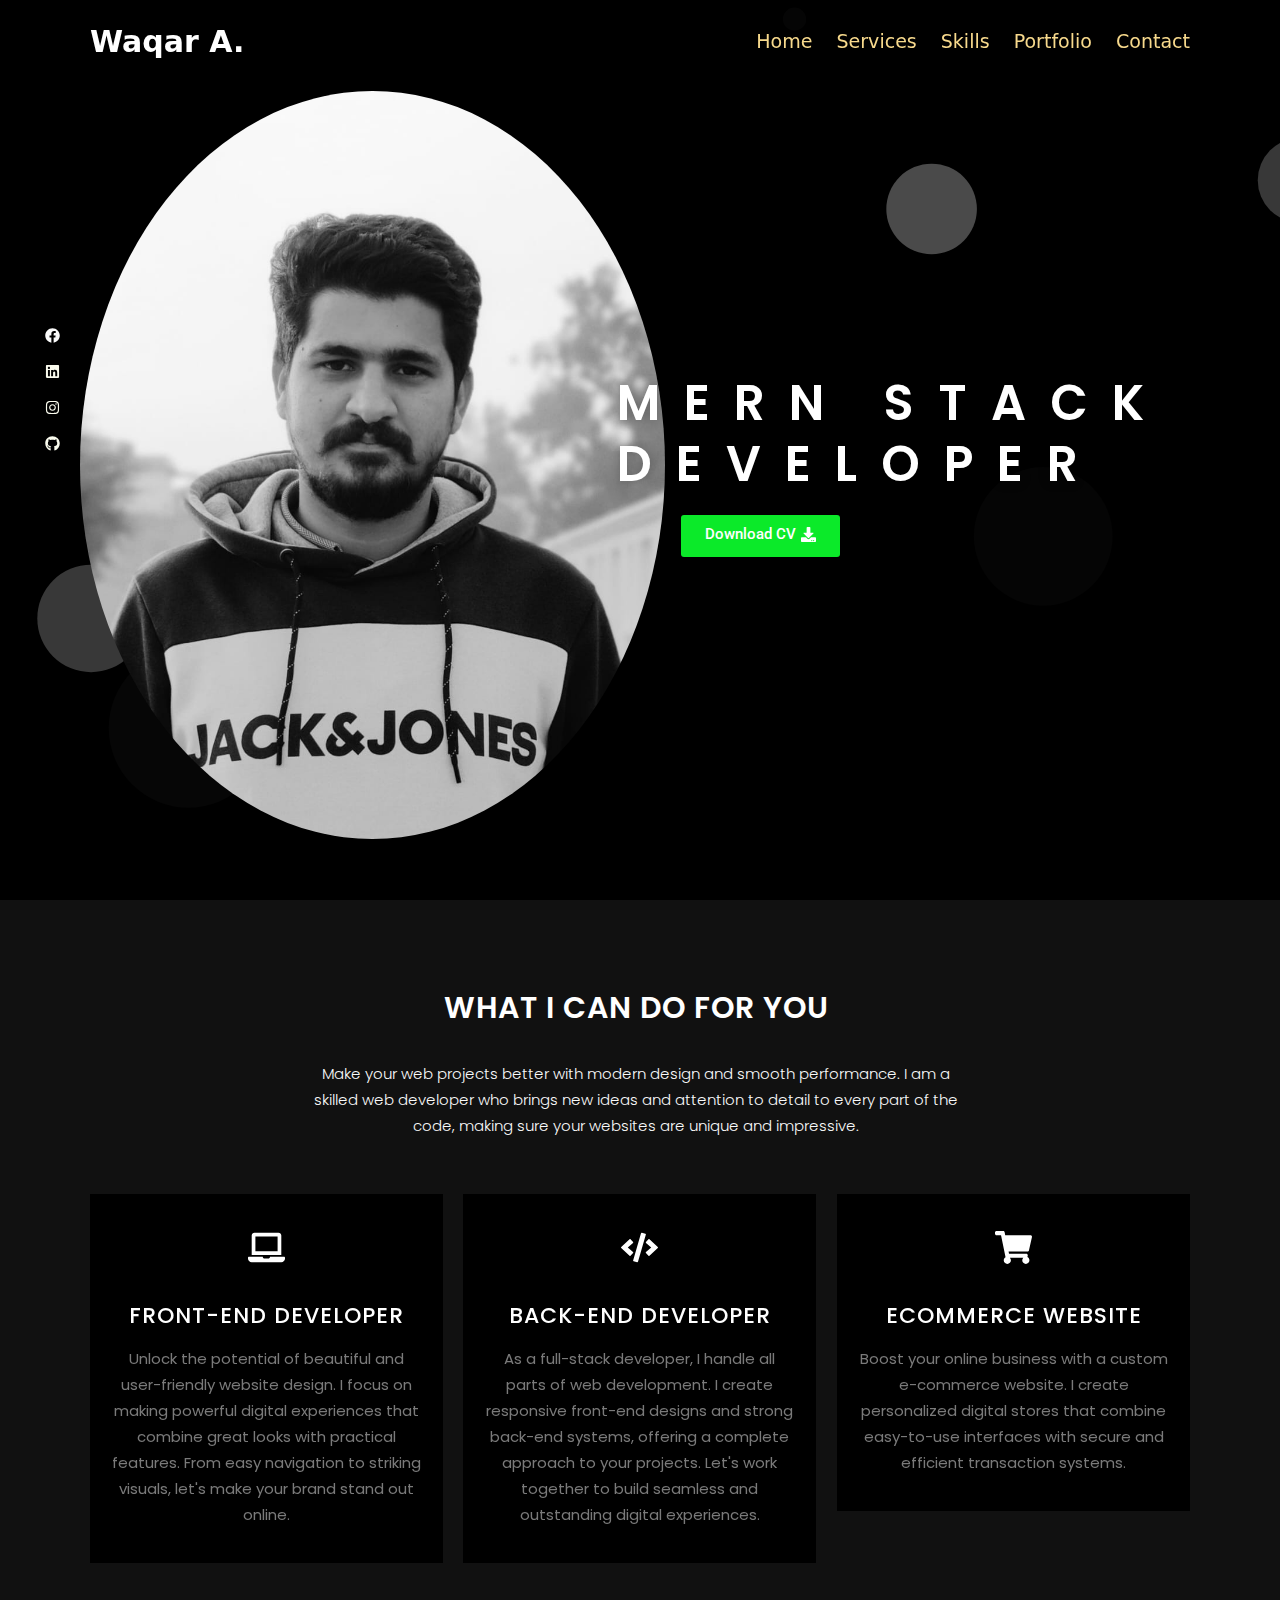
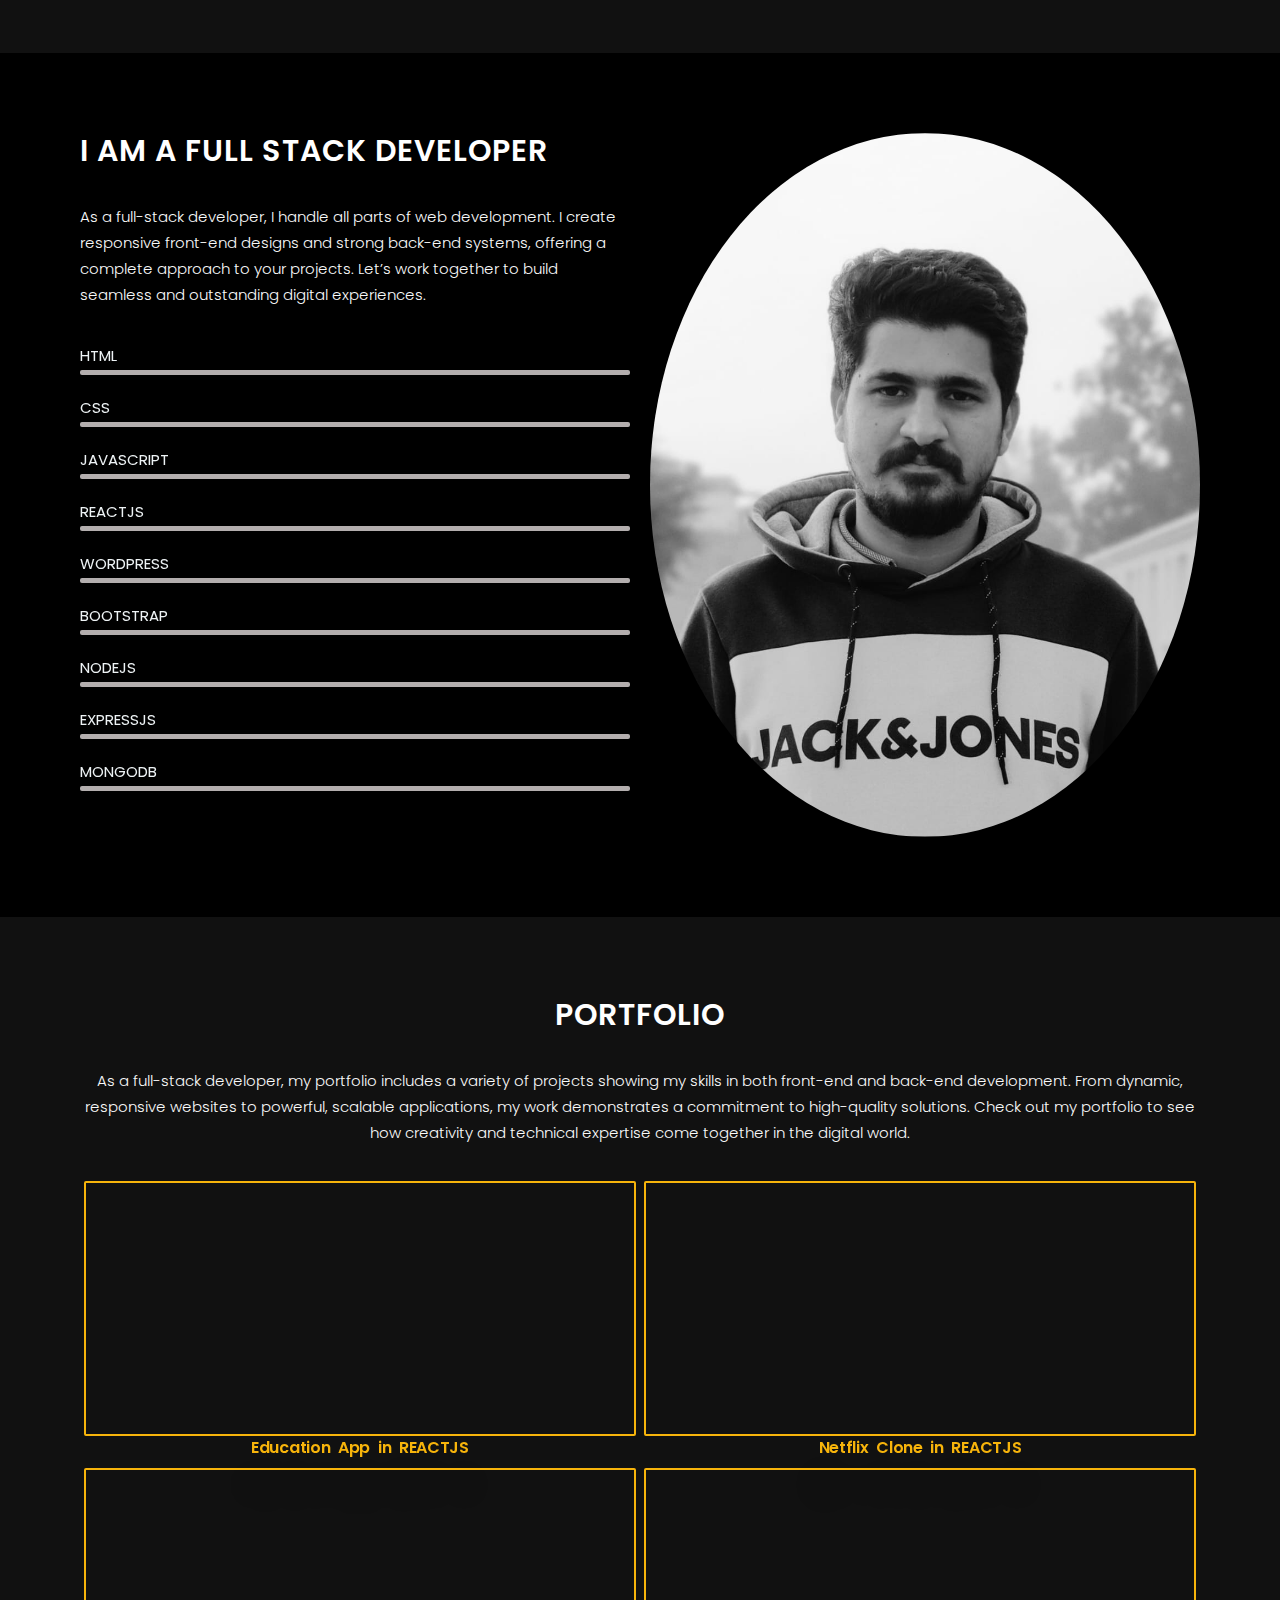
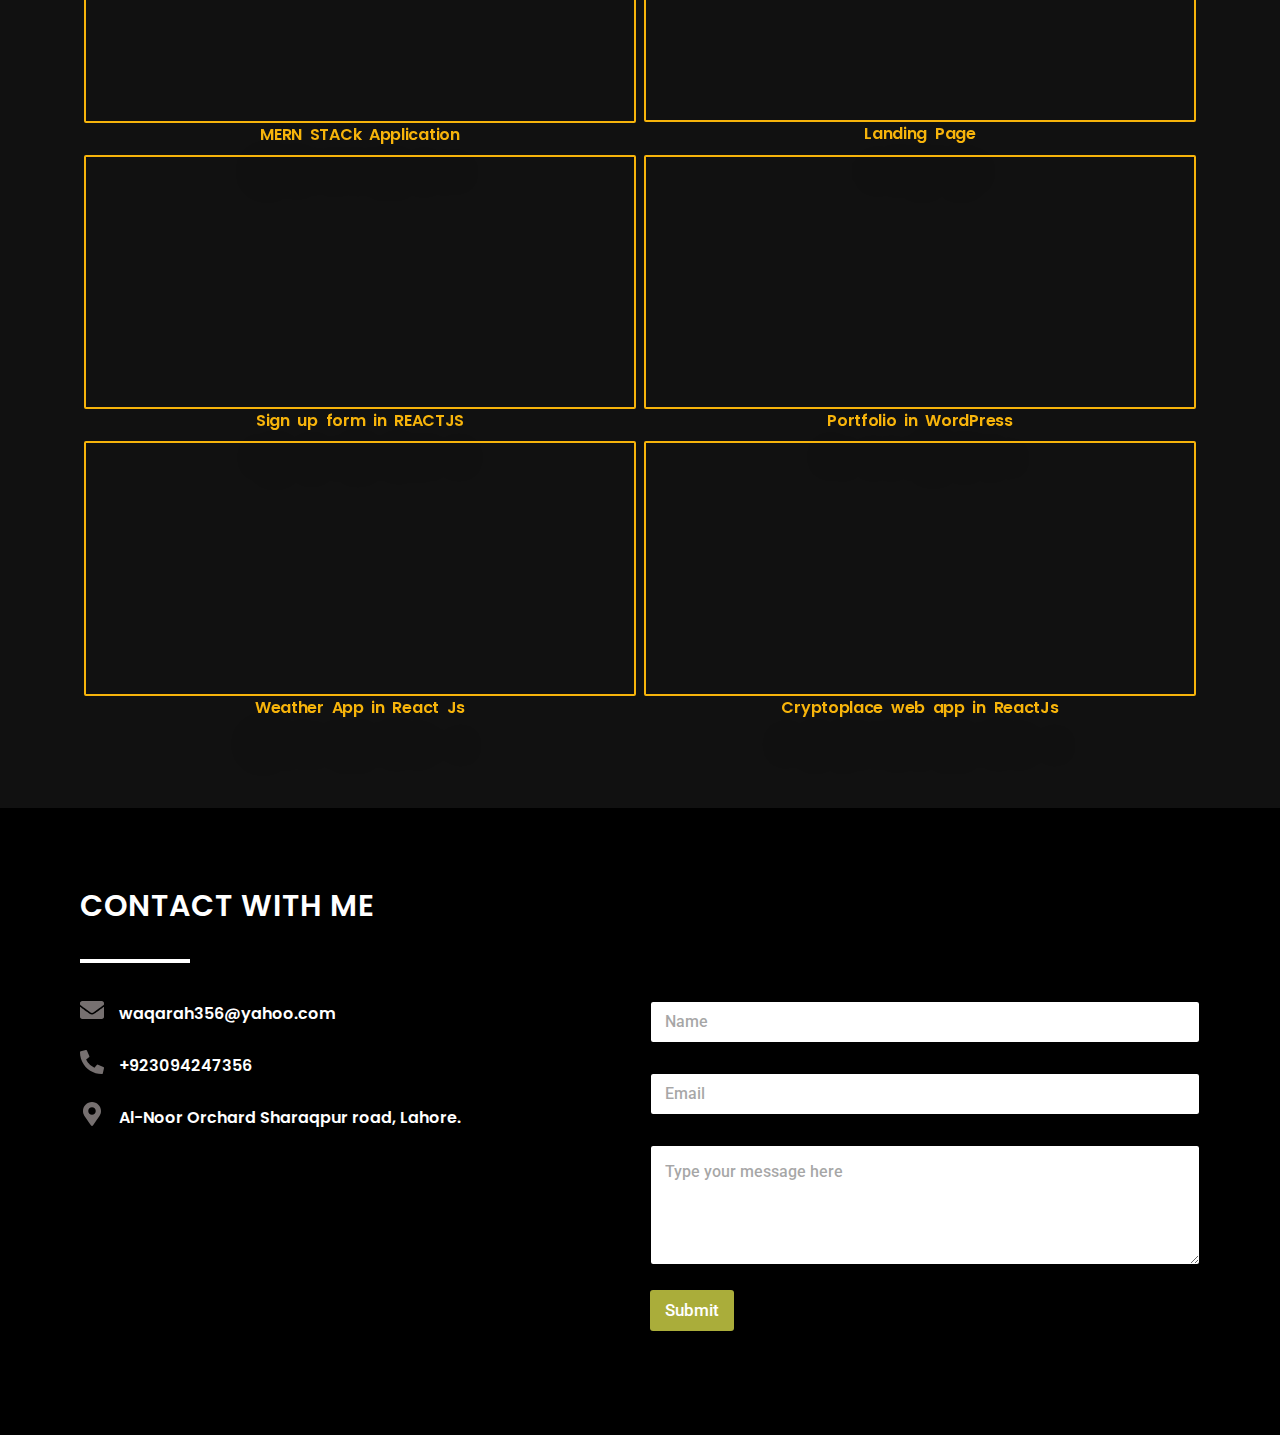
<file: index.html>
<!DOCTYPE html>
<html lang="en-US" itemscope itemtype="http://schema.org/WebPage">
<head>
	<meta charset="UTF-8">
	<link rel="profile" href="http://gmpg.org/xfn/11">
	<title>Waqar A.</title>
<meta name="robots" content="max-image-preview:large">
<meta name="viewport" content="width=device-width, initial-scale=1">
<link rel="alternate" type="application/rss+xml" title="Waqar A. &raquo; Feed" href="/feed/">
<link rel="alternate" type="application/rss+xml" title="Waqar A. &raquo; Comments Feed" href="/comments/feed/">
<script>
window._wpemojiSettings = {"baseUrl":"https:\/\/s.w.org\/images\/core\/emoji\/15.0.3\/72x72\/","ext":".png","svgUrl":"https:\/\/s.w.org\/images\/core\/emoji\/15.0.3\/svg\/","svgExt":".svg","source":{"concatemoji":"\/wp-includes\/js\/wp-emoji-release.min.js?ver=6.5.3"}};
/*! This file is auto-generated */
!function(i,n){var o,s,e;function c(e){try{var t={supportTests:e,timestamp:(new Date).valueOf()};sessionStorage.setItem(o,JSON.stringify(t))}catch(e){}}function p(e,t,n){e.clearRect(0,0,e.canvas.width,e.canvas.height),e.fillText(t,0,0);var t=new Uint32Array(e.getImageData(0,0,e.canvas.width,e.canvas.height).data),r=(e.clearRect(0,0,e.canvas.width,e.canvas.height),e.fillText(n,0,0),new Uint32Array(e.getImageData(0,0,e.canvas.width,e.canvas.height).data));return t.every(function(e,t){return e===r[t]})}function u(e,t,n){switch(t){case"flag":return n(e,"🏳️‍⚧️","🏳️​⚧️")?!1:!n(e,"🇺🇳","🇺​🇳")&&!n(e,"🏴󠁧󠁢󠁥󠁮󠁧󠁿","🏴​󠁧​󠁢​󠁥​󠁮​󠁧​󠁿");case"emoji":return!n(e,"🐦‍⬛","🐦​⬛")}return!1}function f(e,t,n){var r="undefined"!=typeof WorkerGlobalScope&&self instanceof WorkerGlobalScope?new OffscreenCanvas(300,150):i.createElement("canvas"),a=r.getContext("2d",{willReadFrequently:!0}),o=(a.textBaseline="top",a.font="600 32px Arial",{});return e.forEach(function(e){o[e]=t(a,e,n)}),o}function t(e){var t=i.createElement("script");t.src=e,t.defer=!0,i.head.appendChild(t)}"undefined"!=typeof Promise&&(o="wpEmojiSettingsSupports",s=["flag","emoji"],n.supports={everything:!0,everythingExceptFlag:!0},e=new Promise(function(e){i.addEventListener("DOMContentLoaded",e,{once:!0})}),new Promise(function(t){var n=function(){try{var e=JSON.parse(sessionStorage.getItem(o));if("object"==typeof e&&"number"==typeof e.timestamp&&(new Date).valueOf()<e.timestamp+604800&&"object"==typeof e.supportTests)return e.supportTests}catch(e){}return null}();if(!n){if("undefined"!=typeof Worker&&"undefined"!=typeof OffscreenCanvas&&"undefined"!=typeof URL&&URL.createObjectURL&&"undefined"!=typeof Blob)try{var e="postMessage("+f.toString()+"("+[JSON.stringify(s),u.toString(),p.toString()].join(",")+"));",r=new Blob([e],{type:"text/javascript"}),a=new Worker(URL.createObjectURL(r),{name:"wpTestEmojiSupports"});return void(a.onmessage=function(e){c(n=e.data),a.terminate(),t(n)})}catch(e){}c(n=f(s,u,p))}t(n)}).then(function(e){for(var t in e)n.supports[t]=e[t],n.supports.everything=n.supports.everything&&n.supports[t],"flag"!==t&&(n.supports.everythingExceptFlag=n.supports.everythingExceptFlag&&n.supports[t]);n.supports.everythingExceptFlag=n.supports.everythingExceptFlag&&!n.supports.flag,n.DOMReady=!1,n.readyCallback=function(){n.DOMReady=!0}}).then(function(){return e}).then(function(){var e;n.supports.everything||(n.readyCallback(),(e=n.source||{}).concatemoji?t(e.concatemoji):e.wpemoji&&e.twemoji&&(t(e.twemoji),t(e.wpemoji)))}))}((window,document),window._wpemojiSettings);
</script>
<style id="wp-emoji-styles-inline-css">img.wp-smiley, img.emoji {
		display: inline !important;
		border: none !important;
		box-shadow: none !important;
		height: 1em !important;
		width: 1em !important;
		margin: 0 0.07em !important;
		vertical-align: -0.1em !important;
		background: none !important;
		padding: 0 !important;
	}</style>
<style id="classic-theme-styles-inline-css">/*! This file is auto-generated */
.wp-block-button__link{color:#fff;background-color:#32373c;border-radius:9999px;box-shadow:none;text-decoration:none;padding:calc(.667em + 2px) calc(1.333em + 2px);font-size:1.125em}.wp-block-file__button{background:#32373c;color:#fff;text-decoration:none}</style>
<style id="global-styles-inline-css">body{--wp--preset--color--black: #000000;--wp--preset--color--cyan-bluish-gray: #abb8c3;--wp--preset--color--white: #ffffff;--wp--preset--color--pale-pink: #f78da7;--wp--preset--color--vivid-red: #cf2e2e;--wp--preset--color--luminous-vivid-orange: #ff6900;--wp--preset--color--luminous-vivid-amber: #fcb900;--wp--preset--color--light-green-cyan: #7bdcb5;--wp--preset--color--vivid-green-cyan: #00d084;--wp--preset--color--pale-cyan-blue: #8ed1fc;--wp--preset--color--vivid-cyan-blue: #0693e3;--wp--preset--color--vivid-purple: #9b51e0;--wp--preset--gradient--vivid-cyan-blue-to-vivid-purple: linear-gradient(135deg,rgba(6,147,227,1) 0%,rgb(155,81,224) 100%);--wp--preset--gradient--light-green-cyan-to-vivid-green-cyan: linear-gradient(135deg,rgb(122,220,180) 0%,rgb(0,208,130) 100%);--wp--preset--gradient--luminous-vivid-amber-to-luminous-vivid-orange: linear-gradient(135deg,rgba(252,185,0,1) 0%,rgba(255,105,0,1) 100%);--wp--preset--gradient--luminous-vivid-orange-to-vivid-red: linear-gradient(135deg,rgba(255,105,0,1) 0%,rgb(207,46,46) 100%);--wp--preset--gradient--very-light-gray-to-cyan-bluish-gray: linear-gradient(135deg,rgb(238,238,238) 0%,rgb(169,184,195) 100%);--wp--preset--gradient--cool-to-warm-spectrum: linear-gradient(135deg,rgb(74,234,220) 0%,rgb(151,120,209) 20%,rgb(207,42,186) 40%,rgb(238,44,130) 60%,rgb(251,105,98) 80%,rgb(254,248,76) 100%);--wp--preset--gradient--blush-light-purple: linear-gradient(135deg,rgb(255,206,236) 0%,rgb(152,150,240) 100%);--wp--preset--gradient--blush-bordeaux: linear-gradient(135deg,rgb(254,205,165) 0%,rgb(254,45,45) 50%,rgb(107,0,62) 100%);--wp--preset--gradient--luminous-dusk: linear-gradient(135deg,rgb(255,203,112) 0%,rgb(199,81,192) 50%,rgb(65,88,208) 100%);--wp--preset--gradient--pale-ocean: linear-gradient(135deg,rgb(255,245,203) 0%,rgb(182,227,212) 50%,rgb(51,167,181) 100%);--wp--preset--gradient--electric-grass: linear-gradient(135deg,rgb(202,248,128) 0%,rgb(113,206,126) 100%);--wp--preset--gradient--midnight: linear-gradient(135deg,rgb(2,3,129) 0%,rgb(40,116,252) 100%);--wp--preset--font-size--small: 13px;--wp--preset--font-size--medium: 20px;--wp--preset--font-size--large: 36px;--wp--preset--font-size--x-large: 42px;--wp--preset--spacing--20: 0.44rem;--wp--preset--spacing--30: 0.67rem;--wp--preset--spacing--40: 1rem;--wp--preset--spacing--50: 1.5rem;--wp--preset--spacing--60: 2.25rem;--wp--preset--spacing--70: 3.38rem;--wp--preset--spacing--80: 5.06rem;--wp--preset--shadow--natural: 6px 6px 9px rgba(0, 0, 0, 0.2);--wp--preset--shadow--deep: 12px 12px 50px rgba(0, 0, 0, 0.4);--wp--preset--shadow--sharp: 6px 6px 0px rgba(0, 0, 0, 0.2);--wp--preset--shadow--outlined: 6px 6px 0px -3px rgba(255, 255, 255, 1), 6px 6px rgba(0, 0, 0, 1);--wp--preset--shadow--crisp: 6px 6px 0px rgba(0, 0, 0, 1);}:where(.is-layout-flex){gap: 0.5em;}:where(.is-layout-grid){gap: 0.5em;}body .is-layout-flex{display: flex;}body .is-layout-flex{flex-wrap: wrap;align-items: center;}body .is-layout-flex > *{margin: 0;}body .is-layout-grid{display: grid;}body .is-layout-grid > *{margin: 0;}:where(.wp-block-columns.is-layout-flex){gap: 2em;}:where(.wp-block-columns.is-layout-grid){gap: 2em;}:where(.wp-block-post-template.is-layout-flex){gap: 1.25em;}:where(.wp-block-post-template.is-layout-grid){gap: 1.25em;}.has-black-color{color: var(--wp--preset--color--black) !important;}.has-cyan-bluish-gray-color{color: var(--wp--preset--color--cyan-bluish-gray) !important;}.has-white-color{color: var(--wp--preset--color--white) !important;}.has-pale-pink-color{color: var(--wp--preset--color--pale-pink) !important;}.has-vivid-red-color{color: var(--wp--preset--color--vivid-red) !important;}.has-luminous-vivid-orange-color{color: var(--wp--preset--color--luminous-vivid-orange) !important;}.has-luminous-vivid-amber-color{color: var(--wp--preset--color--luminous-vivid-amber) !important;}.has-light-green-cyan-color{color: var(--wp--preset--color--light-green-cyan) !important;}.has-vivid-green-cyan-color{color: var(--wp--preset--color--vivid-green-cyan) !important;}.has-pale-cyan-blue-color{color: var(--wp--preset--color--pale-cyan-blue) !important;}.has-vivid-cyan-blue-color{color: var(--wp--preset--color--vivid-cyan-blue) !important;}.has-vivid-purple-color{color: var(--wp--preset--color--vivid-purple) !important;}.has-black-background-color{background-color: var(--wp--preset--color--black) !important;}.has-cyan-bluish-gray-background-color{background-color: var(--wp--preset--color--cyan-bluish-gray) !important;}.has-white-background-color{background-color: var(--wp--preset--color--white) !important;}.has-pale-pink-background-color{background-color: var(--wp--preset--color--pale-pink) !important;}.has-vivid-red-background-color{background-color: var(--wp--preset--color--vivid-red) !important;}.has-luminous-vivid-orange-background-color{background-color: var(--wp--preset--color--luminous-vivid-orange) !important;}.has-luminous-vivid-amber-background-color{background-color: var(--wp--preset--color--luminous-vivid-amber) !important;}.has-light-green-cyan-background-color{background-color: var(--wp--preset--color--light-green-cyan) !important;}.has-vivid-green-cyan-background-color{background-color: var(--wp--preset--color--vivid-green-cyan) !important;}.has-pale-cyan-blue-background-color{background-color: var(--wp--preset--color--pale-cyan-blue) !important;}.has-vivid-cyan-blue-background-color{background-color: var(--wp--preset--color--vivid-cyan-blue) !important;}.has-vivid-purple-background-color{background-color: var(--wp--preset--color--vivid-purple) !important;}.has-black-border-color{border-color: var(--wp--preset--color--black) !important;}.has-cyan-bluish-gray-border-color{border-color: var(--wp--preset--color--cyan-bluish-gray) !important;}.has-white-border-color{border-color: var(--wp--preset--color--white) !important;}.has-pale-pink-border-color{border-color: var(--wp--preset--color--pale-pink) !important;}.has-vivid-red-border-color{border-color: var(--wp--preset--color--vivid-red) !important;}.has-luminous-vivid-orange-border-color{border-color: var(--wp--preset--color--luminous-vivid-orange) !important;}.has-luminous-vivid-amber-border-color{border-color: var(--wp--preset--color--luminous-vivid-amber) !important;}.has-light-green-cyan-border-color{border-color: var(--wp--preset--color--light-green-cyan) !important;}.has-vivid-green-cyan-border-color{border-color: var(--wp--preset--color--vivid-green-cyan) !important;}.has-pale-cyan-blue-border-color{border-color: var(--wp--preset--color--pale-cyan-blue) !important;}.has-vivid-cyan-blue-border-color{border-color: var(--wp--preset--color--vivid-cyan-blue) !important;}.has-vivid-purple-border-color{border-color: var(--wp--preset--color--vivid-purple) !important;}.has-vivid-cyan-blue-to-vivid-purple-gradient-background{background: var(--wp--preset--gradient--vivid-cyan-blue-to-vivid-purple) !important;}.has-light-green-cyan-to-vivid-green-cyan-gradient-background{background: var(--wp--preset--gradient--light-green-cyan-to-vivid-green-cyan) !important;}.has-luminous-vivid-amber-to-luminous-vivid-orange-gradient-background{background: var(--wp--preset--gradient--luminous-vivid-amber-to-luminous-vivid-orange) !important;}.has-luminous-vivid-orange-to-vivid-red-gradient-background{background: var(--wp--preset--gradient--luminous-vivid-orange-to-vivid-red) !important;}.has-very-light-gray-to-cyan-bluish-gray-gradient-background{background: var(--wp--preset--gradient--very-light-gray-to-cyan-bluish-gray) !important;}.has-cool-to-warm-spectrum-gradient-background{background: var(--wp--preset--gradient--cool-to-warm-spectrum) !important;}.has-blush-light-purple-gradient-background{background: var(--wp--preset--gradient--blush-light-purple) !important;}.has-blush-bordeaux-gradient-background{background: var(--wp--preset--gradient--blush-bordeaux) !important;}.has-luminous-dusk-gradient-background{background: var(--wp--preset--gradient--luminous-dusk) !important;}.has-pale-ocean-gradient-background{background: var(--wp--preset--gradient--pale-ocean) !important;}.has-electric-grass-gradient-background{background: var(--wp--preset--gradient--electric-grass) !important;}.has-midnight-gradient-background{background: var(--wp--preset--gradient--midnight) !important;}.has-small-font-size{font-size: var(--wp--preset--font-size--small) !important;}.has-medium-font-size{font-size: var(--wp--preset--font-size--medium) !important;}.has-large-font-size{font-size: var(--wp--preset--font-size--large) !important;}.has-x-large-font-size{font-size: var(--wp--preset--font-size--x-large) !important;}
.wp-block-navigation a:where(:not(.wp-element-button)){color: inherit;}
:where(.wp-block-post-template.is-layout-flex){gap: 1.25em;}:where(.wp-block-post-template.is-layout-grid){gap: 1.25em;}
:where(.wp-block-columns.is-layout-flex){gap: 2em;}:where(.wp-block-columns.is-layout-grid){gap: 2em;}
.wp-block-pullquote{font-size: 1.5em;line-height: 1.6;}</style>
<link rel="stylesheet" id="elementor-frontend-css" href="/wp-content/plugins/elementor/assets/css/frontend-lite.min.css?ver=3.21.6" media="all">
<link rel="stylesheet" id="eael-general-css" href="/wp-content/plugins/essential-addons-for-elementor-lite/assets/front-end/css/view/general.min.css?ver=5.9.22" media="all">
<link rel="stylesheet" id="eael-63-css" href="/wp-content/uploads/essential-addons-elementor/eael-63.css?ver=1717578756" media="all">
<link rel="stylesheet" id="swiper-css" href="/wp-content/plugins/elementor/assets/lib/swiper/v8/css/swiper.min.css?ver=8.4.5" media="all">
<link rel="stylesheet" id="elementor-post-11-css" href="/wp-content/uploads/elementor/css/post-11.css?ver=1716376558" media="all">
<link rel="stylesheet" id="elementor-global-css" href="/wp-content/uploads/elementor/css/global.css?ver=1716376559" media="all">
<link rel="stylesheet" id="wpforms-modern-full-css" href="/wp-content/plugins/wpforms-lite/assets/css/frontend/modern/wpforms-full.min.css?ver=1.8.8.3" media="all">
<link rel="stylesheet" id="elementor-post-63-css" href="/wp-content/uploads/elementor/css/post-63.css?ver=1717578827" media="all">
<link rel="stylesheet" id="sinatra-styles-css" href="/wp-content/themes/sinatra/assets/css/style.min.css?ver=1.3" media="all">
<!--[if IE]>
<link rel='stylesheet' id='sinatra-ie-css' href='/wp-content/themes/sinatra/assets/css/compatibility/ie.min.css?ver=1.3' media='all' />
<![endif]-->
<link rel="stylesheet" id="sinatra-dynamic-styles-css" href="/wp-content/uploads/sinatra/dynamic-styles.css?ver=1716444233" media="all">
<link rel="stylesheet" id="sinatra-elementor-css" href="/wp-content/themes/sinatra/assets/css/compatibility/elementor.min.css?ver=1.3" media="all">
<link rel="stylesheet" id="wpr-text-animations-css-css" href="/wp-content/plugins/royal-elementor-addons/assets/css/lib/animations/text-animations.min.css?ver=1.3.975" media="all">
<link rel="stylesheet" id="wpr-addons-css-css" href="/wp-content/plugins/royal-elementor-addons/assets/css/frontend.min.css?ver=1.3.975" media="all">
<link rel="stylesheet" id="font-awesome-5-all-css" href="/wp-content/plugins/elementor/assets/lib/font-awesome/css/all.min.css?ver=5.9.22" media="all">
<link rel="stylesheet" id="google-fonts-1-css" href="https://fonts.googleapis.com/css?family=Roboto%3A100%2C100italic%2C200%2C200italic%2C300%2C300italic%2C400%2C400italic%2C500%2C500italic%2C600%2C600italic%2C700%2C700italic%2C800%2C800italic%2C900%2C900italic%7CRoboto+Slab%3A100%2C100italic%2C200%2C200italic%2C300%2C300italic%2C400%2C400italic%2C500%2C500italic%2C600%2C600italic%2C700%2C700italic%2C800%2C800italic%2C900%2C900italic%7CPoppins%3A100%2C100italic%2C200%2C200italic%2C300%2C300italic%2C400%2C400italic%2C500%2C500italic%2C600%2C600italic%2C700%2C700italic%2C800%2C800italic%2C900%2C900italic&#038;display=swap&#038;ver=6.5.3" media="all">
<link rel="preconnect" href="https://fonts.gstatic.com/" crossorigin>
<script data-cfasync="false" src="/wp-includes/js/jquery/jquery.min.js?ver=3.7.1" id="jquery-core-js"></script>
<script data-cfasync="false" src="/wp-includes/js/jquery/jquery-migrate.min.js?ver=3.4.1" id="jquery-migrate-js"></script>
<!--[if IE]>
<script src="/wp-content/themes/sinatra/assets/js/vendors/flexibility.min.js?ver=1.3" id="sinatra-flexibility-js"></script>
<script id="sinatra-flexibility-js-after">
flexibility(document.documentElement);
</script>
<![endif]-->
<link rel="https://api.w.org/" href="/wp-json/">
<link rel="alternate" type="application/json" href="/wp-json/wp/v2/pages/63">
<link rel="EditURI" type="application/rsd+xml" title="RSD" href="/xmlrpc.php?rsd">
<meta name="generator" content="WordPress 6.5.3">
<link rel="canonical" href="/">
<link rel="shortlink" href="/">
<link rel="alternate" type="application/json+oembed" href="/wp-json/oembed/1.0/embed?url=%2F">
<link rel="alternate" type="text/xml+oembed" href="/wp-json/oembed/1.0/embed?url=%2F#038;format=xml">
		<script>( function() {
				window.onpageshow = function( event ) {
					// Defined window.wpforms means that a form exists on a page.
					// If so and back/forward button has been clicked,
					// force reload a page to prevent the submit button state stuck.
					if ( typeof window.wpforms !== 'undefined' && event.persisted ) {
						window.location.reload();
					}
				};
			}() );</script>
		<meta name="theme-color" content="#f7b40b">
<meta name="generator" content="Elementor 3.21.6; features: e_optimized_assets_loading, e_optimized_css_loading, e_font_icon_svg, additional_custom_breakpoints, e_lazyload; settings: css_print_method-external, google_font-enabled, font_display-swap">
			<style>.e-con.e-parent:nth-of-type(n+4):not(.e-lazyloaded):not(.e-no-lazyload),
				.e-con.e-parent:nth-of-type(n+4):not(.e-lazyloaded):not(.e-no-lazyload) * {
					background-image: none !important;
				}
				@media screen and (max-height: 1024px) {
					.e-con.e-parent:nth-of-type(n+3):not(.e-lazyloaded):not(.e-no-lazyload),
					.e-con.e-parent:nth-of-type(n+3):not(.e-lazyloaded):not(.e-no-lazyload) * {
						background-image: none !important;
					}
				}
				@media screen and (max-height: 640px) {
					.e-con.e-parent:nth-of-type(n+2):not(.e-lazyloaded):not(.e-no-lazyload),
					.e-con.e-parent:nth-of-type(n+2):not(.e-lazyloaded):not(.e-no-lazyload) * {
						background-image: none !important;
					}
				}</style>
			<style id="custom-background-css">body.custom-background { background-color: #ffffff; }</style>
	<link rel="icon" href="/wp-content/uploads/2024/05/android-chrome-512x512-1.png" sizes="32x32">
<link rel="icon" href="/wp-content/uploads/2024/05/android-chrome-512x512-1.png" sizes="192x192">
<link rel="apple-touch-icon" href="/wp-content/uploads/2024/05/android-chrome-512x512-1.png">
<meta name="msapplication-TileImage" content="/wp-content/uploads/2024/05/android-chrome-512x512-1.png">
<style id="wpr_lightbox_styles">.lg-backdrop {
					background-color: rgba(0,0,0,0.6) !important;
				}
				.lg-toolbar,
				.lg-dropdown {
					background-color: rgba(0,0,0,0.8) !important;
				}
				.lg-dropdown:after {
					border-bottom-color: rgba(0,0,0,0.8) !important;
				}
				.lg-sub-html {
					background-color: rgba(0,0,0,0.8) !important;
				}
				.lg-thumb-outer,
				.lg-progress-bar {
					background-color: #444444 !important;
				}
				.lg-progress {
					background-color: #a90707 !important;
				}
				.lg-icon {
					color: #efefef !important;
					font-size: 20px !important;
				}
				.lg-icon.lg-toogle-thumb {
					font-size: 24px !important;
				}
				.lg-icon:hover,
				.lg-dropdown-text:hover {
					color: #ffffff !important;
				}
				.lg-sub-html,
				.lg-dropdown-text {
					color: #efefef !important;
					font-size: 14px !important;
				}
				#lg-counter {
					color: #efefef !important;
					font-size: 14px !important;
				}
				.lg-prev,
				.lg-next {
					font-size: 35px !important;
				}

				/* Defaults */
				.lg-icon {
				background-color: transparent !important;
				}

				#lg-counter {
				opacity: 0.9;
				}

				.lg-thumb-outer {
				padding: 0 10px;
				}

				.lg-thumb-item {
				border-radius: 0 !important;
				border: none !important;
				opacity: 0.5;
				}

				.lg-thumb-item.active {
					opacity: 1;
				}</style>
<style id="wpforms-css-vars-root">:root {
					--wpforms-field-border-radius: 3px;
--wpforms-field-border-style: solid;
--wpforms-field-border-size: 1px;
--wpforms-field-background-color: #ffffff;
--wpforms-field-border-color: rgba( 0, 0, 0, 0.25 );
--wpforms-field-border-color-spare: rgba( 0, 0, 0, 0.25 );
--wpforms-field-text-color: rgba( 0, 0, 0, 0.7 );
--wpforms-field-menu-color: #ffffff;
--wpforms-label-color: rgba( 0, 0, 0, 0.85 );
--wpforms-label-sublabel-color: rgba( 0, 0, 0, 0.55 );
--wpforms-label-error-color: #d63637;
--wpforms-button-border-radius: 3px;
--wpforms-button-border-style: none;
--wpforms-button-border-size: 1px;
--wpforms-button-background-color: #066aab;
--wpforms-button-border-color: #066aab;
--wpforms-button-text-color: #ffffff;
--wpforms-page-break-color: #066aab;
--wpforms-background-image: none;
--wpforms-background-position: center center;
--wpforms-background-repeat: no-repeat;
--wpforms-background-size: cover;
--wpforms-background-width: 100px;
--wpforms-background-height: 100px;
--wpforms-background-color: rgba( 0, 0, 0, 0 );
--wpforms-background-url: none;
--wpforms-container-padding: 0px;
--wpforms-container-border-style: none;
--wpforms-container-border-width: 1px;
--wpforms-container-border-color: #000000;
--wpforms-container-border-radius: 3px;
--wpforms-field-size-input-height: 43px;
--wpforms-field-size-input-spacing: 15px;
--wpforms-field-size-font-size: 16px;
--wpforms-field-size-line-height: 19px;
--wpforms-field-size-padding-h: 14px;
--wpforms-field-size-checkbox-size: 16px;
--wpforms-field-size-sublabel-spacing: 5px;
--wpforms-field-size-icon-size: 1;
--wpforms-label-size-font-size: 16px;
--wpforms-label-size-line-height: 19px;
--wpforms-label-size-sublabel-font-size: 14px;
--wpforms-label-size-sublabel-line-height: 17px;
--wpforms-button-size-font-size: 17px;
--wpforms-button-size-height: 41px;
--wpforms-button-size-padding-h: 15px;
--wpforms-button-size-margin-top: 10px;
--wpforms-container-shadow-size-box-shadow: none;

				}</style>
</head>

<body class="home page-template page-template-elementor_header_footer page page-id-63 custom-background wp-embed-responsive sinatra-topbar__separators-regular sinatra-layout__fw-contained sinatra-header-layout-1 sinatra-menu-animation-underline sinatra-header__separators-none si-tsp-header si-tsp-absolute si-page-title-align-left sinatra-no-sidebar entry-media-hover-style-1 si-input-supported validate-comment-form si-menu-accessibility elementor-default elementor-template-full-width elementor-kit-11 elementor-page elementor-page-63">


<div id="page" class="hfeed site">
	<a class="skip-link screen-reader-text" href="#content">Skip to content</a>

	
	<header id="masthead" class="site-header" role="banner" itemtype="https://schema.org/WPHeader" itemscope="itemscope">
		<div id="sinatra-header">
		<div id="sinatra-header-inner">
	
<div class="si-container si-header-container">

	
<div class="sinatra-logo si-header-element" itemtype="https://schema.org/Organization" itemscope="itemscope">
	<div class="logo-inner"><h1 class="site-title" itemprop="name">
						<a href="/" rel="home" itemprop="url">
							Waqar A.
						</a>
					</h1></div>
</div>
<!-- END .sinatra-logo -->

<nav class="site-navigation main-navigation sinatra-primary-nav sinatra-nav si-header-element" role="navigation" itemtype="https://schema.org/SiteNavigationElement" itemscope="itemscope" aria-label="Site Navigation">
<ul id="sinatra-primary-nav" class="menu">
<li id="menu-item-110" class="menu-item menu-item-type-custom menu-item-object-custom menu-item-110"><a href="#intro"><span>Home</span></a></li>
<li id="menu-item-111" class="menu-item menu-item-type-custom menu-item-object-custom menu-item-111"><a href="#Services"><span>Services</span></a></li>
<li id="menu-item-112" class="menu-item menu-item-type-custom menu-item-object-custom menu-item-112"><a href="#skills"><span>Skills</span></a></li>
<li id="menu-item-113" class="menu-item menu-item-type-custom menu-item-object-custom menu-item-113"><a href="#portfolio"><span>Portfolio</span></a></li>
<li id="menu-item-114" class="menu-item menu-item-type-custom menu-item-object-custom menu-item-114"><a href="#contact"><span>Contact</span></a></li>
</ul></nav><!-- END .sinatra-nav -->
<div class="si-header-widgets si-header-element sinatra-widget-location-right"></div>
<!-- END .si-header-widgets -->
	<span class="si-header-element si-mobile-nav">
				<button class="si-hamburger hamburger--spin si-hamburger-sinatra-primary-nav" aria-label="Menu" aria-controls="sinatra-primary-nav" type="button">

			
			<span class="hamburger-box">
				<span class="hamburger-inner"></span>
			</span>

		</button>
			</span>

</div>
<!-- END .si-container -->
	</div>
<!-- END #sinatra-header-inner -->
	</div>
<!-- END #sinatra-header -->
			</header><!-- #masthead .site-header -->

	
		<div id="main" class="site-main">

				<div data-elementor-type="wp-page" data-elementor-id="63" class="elementor elementor-63">
						<section data-wpr-particles="{
  &quot;particles&quot;: {
    &quot;number&quot;: {
      &quot;value&quot;: 6,
      &quot;density&quot;: {
        &quot;enable&quot;: true,
        &quot;value_area&quot;: 800
      }
    },
    &quot;color&quot;: {
      &quot;value&quot;: &quot;#ffffff&quot;
    },
    &quot;shape&quot;: {
      &quot;type&quot;: &quot;circle&quot;,
      &quot;stroke&quot;: {
        &quot;width&quot;: 0,
        &quot;color&quot;: &quot;#000&quot;
      },
      &quot;polygon&quot;: {
        &quot;nb_sides&quot;: 6
      },
      &quot;image&quot;: {
        &quot;src&quot;: &quot;img/github.svg&quot;,
        &quot;width&quot;: 100,
        &quot;height&quot;: 100
      }
    },
    &quot;opacity&quot;: {
      &quot;value&quot;: 0.3,
      &quot;random&quot;: true,
      &quot;anim&quot;: {
        &quot;enable&quot;: false,
        &quot;speed&quot;: 1,
        &quot;opacity_min&quot;: 0.1,
        &quot;sync&quot;: false
      }
    },
    &quot;size&quot;: {
      &quot;value&quot;: 120,
      &quot;random&quot;: true,
      &quot;anim&quot;: {
        &quot;enable&quot;: true,
        &quot;speed&quot;: 10,
        &quot;size_min&quot;: 40,
        &quot;sync&quot;: false
      }
    },
    &quot;line_linked&quot;: {
      &quot;enable&quot;: false,
      &quot;distance&quot;: 200,
      &quot;color&quot;: &quot;#ffffff&quot;,
      &quot;opacity&quot;: 1,
      &quot;width&quot;: 2
    },
    &quot;move&quot;: {
      &quot;enable&quot;: true,
      &quot;speed&quot;: 8,
      &quot;direction&quot;: &quot;none&quot;,
      &quot;random&quot;: false,
      &quot;straight&quot;: false,
      &quot;out_mode&quot;: &quot;out&quot;,
      &quot;bounce&quot;: false,
      &quot;attract&quot;: {
        &quot;enable&quot;: false,
        &quot;rotateX&quot;: 600,
        &quot;rotateY&quot;: 1200
      }
    }
  },
  &quot;interactivity&quot;: {
    &quot;detect_on&quot;: &quot;canvas&quot;,
    &quot;events&quot;: {
      &quot;onhover&quot;: {
        &quot;enable&quot;: false,
        &quot;mode&quot;: &quot;grab&quot;
      },
      &quot;onclick&quot;: {
        &quot;enable&quot;: false,
        &quot;mode&quot;: &quot;push&quot;
      },
      &quot;resize&quot;: true
    },
    &quot;modes&quot;: {
      &quot;grab&quot;: {
        &quot;distance&quot;: 400,
        &quot;line_linked&quot;: {
          &quot;opacity&quot;: 1
        }
      },
      &quot;bubble&quot;: {
        &quot;distance&quot;: 400,
        &quot;size&quot;: 40,
        &quot;duration&quot;: 2,
        &quot;opacity&quot;: 8,
        &quot;speed&quot;: 3
      },
      &quot;repulse&quot;: {
        &quot;distance&quot;: 200,
        &quot;duration&quot;: 0.4
      },
      &quot;push&quot;: {
        &quot;particles_nb&quot;: 4
      },
      &quot;remove&quot;: {
        &quot;particles_nb&quot;: 2
      }
    }
  },
  &quot;retina_detect&quot;: true
}" particle-source="wpr_particle_json_custom" class="elementor-section elementor-top-section elementor-element elementor-element-74db2576 elementor-section-height-full wpr-particle-yes elementor-section-boxed elementor-section-height-default elementor-section-items-middle wpr-jarallax-no wpr-parallax-no wpr-sticky-section-no" data-id="74db2576" data-element_type="section" id="intro" data-settings="{&quot;background_background&quot;:&quot;classic&quot;}">
						<div class="elementor-container elementor-column-gap-default">
					<div class="elementor-column elementor-col-50 elementor-top-column elementor-element elementor-element-15013a9f" data-id="15013a9f" data-element_type="column">
			<div class="elementor-widget-wrap elementor-element-populated">
						<div class="elementor-element elementor-element-3c34b038 animated elementor-widget elementor-widget-image" data-id="3c34b038" data-element_type="widget" data-settings="{&quot;_animation&quot;:&quot;none&quot;}" data-widget_type="image.default">
				<div class="elementor-widget-container">
			<style>/*! elementor - v3.21.0 - 20-05-2024 */
.elementor-widget-image{text-align:center}.elementor-widget-image a{display:inline-block}.elementor-widget-image a img[src$=".svg"]{width:48px}.elementor-widget-image img{vertical-align:middle;display:inline-block}</style>										<img fetchpriority="high" decoding="async" width="1001" height="1280" src="/wp-content/uploads/2024/05/waqar-profile.jpeg" class="attachment-2048x2048 size-2048x2048 wp-image-96" alt="">													</div>
				</div>
					</div>
		</div>
				<div class="elementor-column elementor-col-50 elementor-top-column elementor-element elementor-element-65f8add2" data-id="65f8add2" data-element_type="column">
			<div class="elementor-widget-wrap elementor-element-populated">
						<div class="elementor-element elementor-element-7d964e7a elementor-widget__width-initial elementor-widget elementor-widget-heading" data-id="7d964e7a" data-element_type="widget" data-widget_type="heading.default">
				<div class="elementor-widget-container">
			<style>/*! elementor - v3.21.0 - 20-05-2024 */
.elementor-heading-title{padding:0;margin:0;line-height:1}.elementor-widget-heading .elementor-heading-title[class*=elementor-size-]>a{color:inherit;font-size:inherit;line-height:inherit}.elementor-widget-heading .elementor-heading-title.elementor-size-small{font-size:15px}.elementor-widget-heading .elementor-heading-title.elementor-size-medium{font-size:19px}.elementor-widget-heading .elementor-heading-title.elementor-size-large{font-size:29px}.elementor-widget-heading .elementor-heading-title.elementor-size-xl{font-size:39px}.elementor-widget-heading .elementor-heading-title.elementor-size-xxl{font-size:59px}</style>
<h2 class="elementor-heading-title elementor-size-default">MERN STACK Developer</h2>		</div>
				</div>
				<div class="elementor-element elementor-element-2f7ef75 elementor-align-center elementor-widget__width-initial elementor-widget elementor-widget-button" data-id="2f7ef75" data-element_type="widget" data-widget_type="button.default">
				<div class="elementor-widget-container">
					<div class="elementor-button-wrapper">
			<a class="elementor-button elementor-button-link elementor-size-sm" href="https://drive.google.com/file/d/1i8B9p9RkZH6gudFgAeP9xKgN0cppTT78/view?usp=sharing" target="_blank">
						<span class="elementor-button-content-wrapper">
						<span class="elementor-button-icon elementor-align-icon-right">
				<svg aria-hidden="true" class="e-font-icon-svg e-fas-download" viewbox="0 0 512 512" xmlns="http://www.w3.org/2000/svg"><path d="M216 0h80c13.3 0 24 10.7 24 24v168h87.7c17.8 0 26.7 21.5 14.1 34.1L269.7 378.3c-7.5 7.5-19.8 7.5-27.3 0L90.1 226.1c-12.6-12.6-3.7-34.1 14.1-34.1H192V24c0-13.3 10.7-24 24-24zm296 376v112c0 13.3-10.7 24-24 24H24c-13.3 0-24-10.7-24-24V376c0-13.3 10.7-24 24-24h146.7l49 49c20.1 20.1 52.5 20.1 72.6 0l49-49H488c13.3 0 24 10.7 24 24zm-124 88c0-11-9-20-20-20s-20 9-20 20 9 20 20 20 20-9 20-20zm64 0c0-11-9-20-20-20s-20 9-20 20 9 20 20 20 20-9 20-20z"></path></svg>			</span>
									<span class="elementor-button-text">Download CV</span>
					</span>
					</a>
		</div>
				</div>
				</div>
				<div class="elementor-element elementor-element-2316818 elementor-widget__width-initial elementor-fixed elementor-shape-rounded elementor-grid-0 e-grid-align-center elementor-widget elementor-widget-social-icons" data-id="2316818" data-element_type="widget" data-settings="{&quot;_position&quot;:&quot;fixed&quot;}" data-widget_type="social-icons.default">
				<div class="elementor-widget-container">
			<style>/*! elementor - v3.21.0 - 20-05-2024 */
.elementor-widget-social-icons.elementor-grid-0 .elementor-widget-container,.elementor-widget-social-icons.elementor-grid-mobile-0 .elementor-widget-container,.elementor-widget-social-icons.elementor-grid-tablet-0 .elementor-widget-container{line-height:1;font-size:0}.elementor-widget-social-icons:not(.elementor-grid-0):not(.elementor-grid-tablet-0):not(.elementor-grid-mobile-0) .elementor-grid{display:inline-grid}.elementor-widget-social-icons .elementor-grid{grid-column-gap:var(--grid-column-gap,5px);grid-row-gap:var(--grid-row-gap,5px);grid-template-columns:var(--grid-template-columns);justify-content:var(--justify-content,center);justify-items:var(--justify-content,center)}.elementor-icon.elementor-social-icon{font-size:var(--icon-size,25px);line-height:var(--icon-size,25px);width:calc(var(--icon-size, 25px) + 2 * var(--icon-padding, .5em));height:calc(var(--icon-size, 25px) + 2 * var(--icon-padding, .5em))}.elementor-social-icon{--e-social-icon-icon-color:#fff;display:inline-flex;background-color:#69727d;align-items:center;justify-content:center;text-align:center;cursor:pointer}.elementor-social-icon i{color:var(--e-social-icon-icon-color)}.elementor-social-icon svg{fill:var(--e-social-icon-icon-color)}.elementor-social-icon:last-child{margin:0}.elementor-social-icon:hover{opacity:.9;color:#fff}.elementor-social-icon-android{background-color:#a4c639}.elementor-social-icon-apple{background-color:#999}.elementor-social-icon-behance{background-color:#1769ff}.elementor-social-icon-bitbucket{background-color:#205081}.elementor-social-icon-codepen{background-color:#000}.elementor-social-icon-delicious{background-color:#39f}.elementor-social-icon-deviantart{background-color:#05cc47}.elementor-social-icon-digg{background-color:#005be2}.elementor-social-icon-dribbble{background-color:#ea4c89}.elementor-social-icon-elementor{background-color:#d30c5c}.elementor-social-icon-envelope{background-color:#ea4335}.elementor-social-icon-facebook,.elementor-social-icon-facebook-f{background-color:#3b5998}.elementor-social-icon-flickr{background-color:#0063dc}.elementor-social-icon-foursquare{background-color:#2d5be3}.elementor-social-icon-free-code-camp,.elementor-social-icon-freecodecamp{background-color:#006400}.elementor-social-icon-github{background-color:#333}.elementor-social-icon-gitlab{background-color:#e24329}.elementor-social-icon-globe{background-color:#69727d}.elementor-social-icon-google-plus,.elementor-social-icon-google-plus-g{background-color:#dd4b39}.elementor-social-icon-houzz{background-color:#7ac142}.elementor-social-icon-instagram{background-color:#262626}.elementor-social-icon-jsfiddle{background-color:#487aa2}.elementor-social-icon-link{background-color:#818a91}.elementor-social-icon-linkedin,.elementor-social-icon-linkedin-in{background-color:#0077b5}.elementor-social-icon-medium{background-color:#00ab6b}.elementor-social-icon-meetup{background-color:#ec1c40}.elementor-social-icon-mixcloud{background-color:#273a4b}.elementor-social-icon-odnoklassniki{background-color:#f4731c}.elementor-social-icon-pinterest{background-color:#bd081c}.elementor-social-icon-product-hunt{background-color:#da552f}.elementor-social-icon-reddit{background-color:#ff4500}.elementor-social-icon-rss{background-color:#f26522}.elementor-social-icon-shopping-cart{background-color:#4caf50}.elementor-social-icon-skype{background-color:#00aff0}.elementor-social-icon-slideshare{background-color:#0077b5}.elementor-social-icon-snapchat{background-color:#fffc00}.elementor-social-icon-soundcloud{background-color:#f80}.elementor-social-icon-spotify{background-color:#2ebd59}.elementor-social-icon-stack-overflow{background-color:#fe7a15}.elementor-social-icon-steam{background-color:#00adee}.elementor-social-icon-stumbleupon{background-color:#eb4924}.elementor-social-icon-telegram{background-color:#2ca5e0}.elementor-social-icon-threads{background-color:#000}.elementor-social-icon-thumb-tack{background-color:#1aa1d8}.elementor-social-icon-tripadvisor{background-color:#589442}.elementor-social-icon-tumblr{background-color:#35465c}.elementor-social-icon-twitch{background-color:#6441a5}.elementor-social-icon-twitter{background-color:#1da1f2}.elementor-social-icon-viber{background-color:#665cac}.elementor-social-icon-vimeo{background-color:#1ab7ea}.elementor-social-icon-vk{background-color:#45668e}.elementor-social-icon-weibo{background-color:#dd2430}.elementor-social-icon-weixin{background-color:#31a918}.elementor-social-icon-whatsapp{background-color:#25d366}.elementor-social-icon-wordpress{background-color:#21759b}.elementor-social-icon-x-twitter{background-color:#000}.elementor-social-icon-xing{background-color:#026466}.elementor-social-icon-yelp{background-color:#af0606}.elementor-social-icon-youtube{background-color:#cd201f}.elementor-social-icon-500px{background-color:#0099e5}.elementor-shape-rounded .elementor-icon.elementor-social-icon{border-radius:10%}.elementor-shape-circle .elementor-icon.elementor-social-icon{border-radius:50%}</style>		<div class="elementor-social-icons-wrapper elementor-grid">
							<span class="elementor-grid-item">
					<a class="elementor-icon elementor-social-icon elementor-social-icon-facebook elementor-animation-pulse-grow elementor-repeater-item-09a674e" href="https://www.facebook.com/waqarahmadrjoiya/" target="_blank">
						<span class="elementor-screen-only">Facebook</span>
						<svg class="e-font-icon-svg e-fab-facebook" viewbox="0 0 512 512" xmlns="http://www.w3.org/2000/svg"><path d="M504 256C504 119 393 8 256 8S8 119 8 256c0 123.78 90.69 226.38 209.25 245V327.69h-63V256h63v-54.64c0-62.15 37-96.48 93.67-96.48 27.14 0 55.52 4.84 55.52 4.84v61h-31.28c-30.8 0-40.41 19.12-40.41 38.73V256h68.78l-11 71.69h-57.78V501C413.31 482.38 504 379.78 504 256z"></path></svg>					</a>
				</span>
							<span class="elementor-grid-item">
					<a class="elementor-icon elementor-social-icon elementor-social-icon-linkedin elementor-animation-pulse-grow elementor-repeater-item-d99641d" href="https://www.linkedin.com/in/waqar-ahmad356/" target="_blank">
						<span class="elementor-screen-only">Linkedin</span>
						<svg class="e-font-icon-svg e-fab-linkedin" viewbox="0 0 448 512" xmlns="http://www.w3.org/2000/svg"><path d="M416 32H31.9C14.3 32 0 46.5 0 64.3v383.4C0 465.5 14.3 480 31.9 480H416c17.6 0 32-14.5 32-32.3V64.3c0-17.8-14.4-32.3-32-32.3zM135.4 416H69V202.2h66.5V416zm-33.2-243c-21.3 0-38.5-17.3-38.5-38.5S80.9 96 102.2 96c21.2 0 38.5 17.3 38.5 38.5 0 21.3-17.2 38.5-38.5 38.5zm282.1 243h-66.4V312c0-24.8-.5-56.7-34.5-56.7-34.6 0-39.9 27-39.9 54.9V416h-66.4V202.2h63.7v29.2h.9c8.9-16.8 30.6-34.5 62.9-34.5 67.2 0 79.7 44.3 79.7 101.9V416z"></path></svg>					</a>
				</span>
							<span class="elementor-grid-item">
					<a class="elementor-icon elementor-social-icon elementor-social-icon-instagram elementor-animation-pulse-grow elementor-repeater-item-6372a79" href="https://www.instagram.com/waqar_ah356/" target="_blank">
						<span class="elementor-screen-only">Instagram</span>
						<svg class="e-font-icon-svg e-fab-instagram" viewbox="0 0 448 512" xmlns="http://www.w3.org/2000/svg"><path d="M224.1 141c-63.6 0-114.9 51.3-114.9 114.9s51.3 114.9 114.9 114.9S339 319.5 339 255.9 287.7 141 224.1 141zm0 189.6c-41.1 0-74.7-33.5-74.7-74.7s33.5-74.7 74.7-74.7 74.7 33.5 74.7 74.7-33.6 74.7-74.7 74.7zm146.4-194.3c0 14.9-12 26.8-26.8 26.8-14.9 0-26.8-12-26.8-26.8s12-26.8 26.8-26.8 26.8 12 26.8 26.8zm76.1 27.2c-1.7-35.9-9.9-67.7-36.2-93.9-26.2-26.2-58-34.4-93.9-36.2-37-2.1-147.9-2.1-184.9 0-35.8 1.7-67.6 9.9-93.9 36.1s-34.4 58-36.2 93.9c-2.1 37-2.1 147.9 0 184.9 1.7 35.9 9.9 67.7 36.2 93.9s58 34.4 93.9 36.2c37 2.1 147.9 2.1 184.9 0 35.9-1.7 67.7-9.9 93.9-36.2 26.2-26.2 34.4-58 36.2-93.9 2.1-37 2.1-147.8 0-184.8zM398.8 388c-7.8 19.6-22.9 34.7-42.6 42.6-29.5 11.7-99.5 9-132.1 9s-102.7 2.6-132.1-9c-19.6-7.8-34.7-22.9-42.6-42.6-11.7-29.5-9-99.5-9-132.1s-2.6-102.7 9-132.1c7.8-19.6 22.9-34.7 42.6-42.6 29.5-11.7 99.5-9 132.1-9s102.7-2.6 132.1 9c19.6 7.8 34.7 22.9 42.6 42.6 11.7 29.5 9 99.5 9 132.1s2.7 102.7-9 132.1z"></path></svg>					</a>
				</span>
							<span class="elementor-grid-item">
					<a class="elementor-icon elementor-social-icon elementor-social-icon-github elementor-animation-pulse-grow elementor-repeater-item-24f9327" href="https://github.com/waqar-ahmad356" target="_blank">
						<span class="elementor-screen-only">Github</span>
						<svg class="e-font-icon-svg e-fab-github" viewbox="0 0 496 512" xmlns="http://www.w3.org/2000/svg"><path d="M165.9 397.4c0 2-2.3 3.6-5.2 3.6-3.3.3-5.6-1.3-5.6-3.6 0-2 2.3-3.6 5.2-3.6 3-.3 5.6 1.3 5.6 3.6zm-31.1-4.5c-.7 2 1.3 4.3 4.3 4.9 2.6 1 5.6 0 6.2-2s-1.3-4.3-4.3-5.2c-2.6-.7-5.5.3-6.2 2.3zm44.2-1.7c-2.9.7-4.9 2.6-4.6 4.9.3 2 2.9 3.3 5.9 2.6 2.9-.7 4.9-2.6 4.6-4.6-.3-1.9-3-3.2-5.9-2.9zM244.8 8C106.1 8 0 113.3 0 252c0 110.9 69.8 205.8 169.5 239.2 12.8 2.3 17.3-5.6 17.3-12.1 0-6.2-.3-40.4-.3-61.4 0 0-70 15-84.7-29.8 0 0-11.4-29.1-27.8-36.6 0 0-22.9-15.7 1.6-15.4 0 0 24.9 2 38.6 25.8 21.9 38.6 58.6 27.5 72.9 20.9 2.3-16 8.8-27.1 16-33.7-55.9-6.2-112.3-14.3-112.3-110.5 0-27.5 7.6-41.3 23.6-58.9-2.6-6.5-11.1-33.3 2.6-67.9 20.9-6.5 69 27 69 27 20-5.6 41.5-8.5 62.8-8.5s42.8 2.9 62.8 8.5c0 0 48.1-33.6 69-27 13.7 34.7 5.2 61.4 2.6 67.9 16 17.7 25.8 31.5 25.8 58.9 0 96.5-58.9 104.2-114.8 110.5 9.2 7.9 17 22.9 17 46.4 0 33.7-.3 75.4-.3 83.6 0 6.5 4.6 14.4 17.3 12.1C428.2 457.8 496 362.9 496 252 496 113.3 383.5 8 244.8 8zM97.2 352.9c-1.3 1-1 3.3.7 5.2 1.6 1.6 3.9 2.3 5.2 1 1.3-1 1-3.3-.7-5.2-1.6-1.6-3.9-2.3-5.2-1zm-10.8-8.1c-.7 1.3.3 2.9 2.3 3.9 1.6 1 3.6.7 4.3-.7.7-1.3-.3-2.9-2.3-3.9-2-.6-3.6-.3-4.3.7zm32.4 35.6c-1.6 1.3-1 4.3 1.3 6.2 2.3 2.3 5.2 2.6 6.5 1 1.3-1.3.7-4.3-1.3-6.2-2.2-2.3-5.2-2.6-6.5-1zm-11.4-14.7c-1.6 1-1.6 3.6 0 5.9 1.6 2.3 4.3 3.3 5.6 2.3 1.6-1.3 1.6-3.9 0-6.2-1.4-2.3-4-3.3-5.6-2z"></path></svg>					</a>
				</span>
					</div>
				</div>
				</div>
					</div>
		</div>
					</div>
		</section>
				<section class="elementor-section elementor-top-section elementor-element elementor-element-314f5c61 elementor-section-boxed elementor-section-height-default elementor-section-height-default wpr-particle-no wpr-jarallax-no wpr-parallax-no wpr-sticky-section-no" data-id="314f5c61" data-element_type="section" id="Services" data-settings="{&quot;background_background&quot;:&quot;classic&quot;}">
						<div class="elementor-container elementor-column-gap-default">
					<div class="elementor-column elementor-col-100 elementor-top-column elementor-element elementor-element-505c29e" data-id="505c29e" data-element_type="column">
			<div class="elementor-widget-wrap elementor-element-populated">
						<section class="elementor-section elementor-inner-section elementor-element elementor-element-2c48e0 elementor-section-boxed elementor-section-height-default elementor-section-height-default wpr-particle-no wpr-jarallax-no wpr-parallax-no wpr-sticky-section-no" data-id="2c48e0" data-element_type="section">
						<div class="elementor-container elementor-column-gap-default">
					<div class="elementor-column elementor-col-33 elementor-inner-column elementor-element elementor-element-7cbb20c2" data-id="7cbb20c2" data-element_type="column">
			<div class="elementor-widget-wrap">
							</div>
		</div>
				<div class="elementor-column elementor-col-33 elementor-inner-column elementor-element elementor-element-517fb194" data-id="517fb194" data-element_type="column">
			<div class="elementor-widget-wrap elementor-element-populated">
						<div class="elementor-element elementor-element-2f238fd4 elementor-widget elementor-widget-heading" data-id="2f238fd4" data-element_type="widget" data-widget_type="heading.default">
				<div class="elementor-widget-container">
			<h3 class="elementor-heading-title elementor-size-default">What I can do for you</h3>		</div>
				</div>
				<div class="elementor-element elementor-element-625354fd elementor-widget elementor-widget-text-editor" data-id="625354fd" data-element_type="widget" data-widget_type="text-editor.default">
				<div class="elementor-widget-container">
			<style>/*! elementor - v3.21.0 - 20-05-2024 */
.elementor-widget-text-editor.elementor-drop-cap-view-stacked .elementor-drop-cap{background-color:#69727d;color:#fff}.elementor-widget-text-editor.elementor-drop-cap-view-framed .elementor-drop-cap{color:#69727d;border:3px solid;background-color:transparent}.elementor-widget-text-editor:not(.elementor-drop-cap-view-default) .elementor-drop-cap{margin-top:8px}.elementor-widget-text-editor:not(.elementor-drop-cap-view-default) .elementor-drop-cap-letter{width:1em;height:1em}.elementor-widget-text-editor .elementor-drop-cap{float:left;text-align:center;line-height:1;font-size:50px}.elementor-widget-text-editor .elementor-drop-cap-letter{display:inline-block}</style>				<p>Make your web projects better with modern design and smooth performance. I am a skilled web developer who brings new ideas and attention to detail to every part of the code, making sure your websites are unique and impressive.</p>						</div>
				</div>
					</div>
		</div>
				<div class="elementor-column elementor-col-33 elementor-inner-column elementor-element elementor-element-23ec9dea" data-id="23ec9dea" data-element_type="column">
			<div class="elementor-widget-wrap">
							</div>
		</div>
					</div>
		</section>
				<section class="elementor-section elementor-inner-section elementor-element elementor-element-1b4291a7 elementor-section-boxed elementor-section-height-default elementor-section-height-default wpr-particle-no wpr-jarallax-no wpr-parallax-no wpr-sticky-section-no" data-id="1b4291a7" data-element_type="section">
						<div class="elementor-container elementor-column-gap-default">
					<div class="elementor-column elementor-col-33 elementor-inner-column elementor-element elementor-element-36e4dcd3" data-id="36e4dcd3" data-element_type="column">
			<div class="elementor-widget-wrap elementor-element-populated">
						<div class="elementor-element elementor-element-7a96da41 e-transform elementor-view-default elementor-position-top elementor-mobile-position-top elementor-widget elementor-widget-icon-box" data-id="7a96da41" data-element_type="widget" data-settings="{&quot;_transform_translateX_effect_hover&quot;:{&quot;unit&quot;:&quot;px&quot;,&quot;size&quot;:16,&quot;sizes&quot;:[]},&quot;_transform_translateY_effect_hover&quot;:{&quot;unit&quot;:&quot;px&quot;,&quot;size&quot;:16,&quot;sizes&quot;:[]},&quot;_transform_translateX_effect_hover_tablet&quot;:{&quot;unit&quot;:&quot;px&quot;,&quot;size&quot;:&quot;&quot;,&quot;sizes&quot;:[]},&quot;_transform_translateX_effect_hover_mobile&quot;:{&quot;unit&quot;:&quot;px&quot;,&quot;size&quot;:&quot;&quot;,&quot;sizes&quot;:[]},&quot;_transform_translateY_effect_hover_tablet&quot;:{&quot;unit&quot;:&quot;px&quot;,&quot;size&quot;:&quot;&quot;,&quot;sizes&quot;:[]},&quot;_transform_translateY_effect_hover_mobile&quot;:{&quot;unit&quot;:&quot;px&quot;,&quot;size&quot;:&quot;&quot;,&quot;sizes&quot;:[]}}" data-widget_type="icon-box.default">
				<div class="elementor-widget-container">
			<link rel="stylesheet" href="/wp-content/plugins/elementor/assets/css/widget-icon-box.min.css">		<div class="elementor-icon-box-wrapper">

						<div class="elementor-icon-box-icon">
				<span class="elementor-icon elementor-animation-">
				<svg aria-hidden="true" class="e-font-icon-svg e-fas-laptop" viewbox="0 0 640 512" xmlns="http://www.w3.org/2000/svg"><path d="M624 416H381.54c-.74 19.81-14.71 32-32.74 32H288c-18.69 0-33.02-17.47-32.77-32H16c-8.8 0-16 7.2-16 16v16c0 35.2 28.8 64 64 64h512c35.2 0 64-28.8 64-64v-16c0-8.8-7.2-16-16-16zM576 48c0-26.4-21.6-48-48-48H112C85.6 0 64 21.6 64 48v336h512V48zm-64 272H128V64h384v256z"></path></svg>				</span>
			</div>
			
						<div class="elementor-icon-box-content">

									<h3 class="elementor-icon-box-title">
						<span>
							Front-end developer						</span>
					</h3>
				
									<p class="elementor-icon-box-description">
						Unlock the potential of beautiful and user-friendly website design. I focus on making powerful digital experiences that combine great looks with practical features. From easy navigation to striking visuals, let's make your brand stand out online.					</p>
				
			</div>
			
		</div>
				</div>
				</div>
					</div>
		</div>
				<div class="elementor-column elementor-col-33 elementor-inner-column elementor-element elementor-element-1979ede9" data-id="1979ede9" data-element_type="column">
			<div class="elementor-widget-wrap elementor-element-populated">
						<div class="elementor-element elementor-element-f6942bc e-transform elementor-view-default elementor-position-top elementor-mobile-position-top elementor-widget elementor-widget-icon-box" data-id="f6942bc" data-element_type="widget" data-settings="{&quot;_transform_translateX_effect_hover&quot;:{&quot;unit&quot;:&quot;px&quot;,&quot;size&quot;:16,&quot;sizes&quot;:[]},&quot;_transform_translateY_effect_hover&quot;:{&quot;unit&quot;:&quot;px&quot;,&quot;size&quot;:16,&quot;sizes&quot;:[]},&quot;_transform_translateX_effect_hover_tablet&quot;:{&quot;unit&quot;:&quot;px&quot;,&quot;size&quot;:&quot;&quot;,&quot;sizes&quot;:[]},&quot;_transform_translateX_effect_hover_mobile&quot;:{&quot;unit&quot;:&quot;px&quot;,&quot;size&quot;:&quot;&quot;,&quot;sizes&quot;:[]},&quot;_transform_translateY_effect_hover_tablet&quot;:{&quot;unit&quot;:&quot;px&quot;,&quot;size&quot;:&quot;&quot;,&quot;sizes&quot;:[]},&quot;_transform_translateY_effect_hover_mobile&quot;:{&quot;unit&quot;:&quot;px&quot;,&quot;size&quot;:&quot;&quot;,&quot;sizes&quot;:[]}}" data-widget_type="icon-box.default">
				<div class="elementor-widget-container">
					<div class="elementor-icon-box-wrapper">

						<div class="elementor-icon-box-icon">
				<span class="elementor-icon elementor-animation-">
				<svg aria-hidden="true" class="e-font-icon-svg e-fas-code" viewbox="0 0 640 512" xmlns="http://www.w3.org/2000/svg"><path d="M278.9 511.5l-61-17.7c-6.4-1.8-10-8.5-8.2-14.9L346.2 8.7c1.8-6.4 8.5-10 14.9-8.2l61 17.7c6.4 1.8 10 8.5 8.2 14.9L293.8 503.3c-1.9 6.4-8.5 10.1-14.9 8.2zm-114-112.2l43.5-46.4c4.6-4.9 4.3-12.7-.8-17.2L117 256l90.6-79.7c5.1-4.5 5.5-12.3.8-17.2l-43.5-46.4c-4.5-4.8-12.1-5.1-17-.5L3.8 247.2c-5.1 4.7-5.1 12.8 0 17.5l144.1 135.1c4.9 4.6 12.5 4.4 17-.5zm327.2.6l144.1-135.1c5.1-4.7 5.1-12.8 0-17.5L492.1 112.1c-4.8-4.5-12.4-4.3-17 .5L431.6 159c-4.6 4.9-4.3 12.7.8 17.2L523 256l-90.6 79.7c-5.1 4.5-5.5 12.3-.8 17.2l43.5 46.4c4.5 4.9 12.1 5.1 17 .6z"></path></svg>				</span>
			</div>
			
						<div class="elementor-icon-box-content">

									<h3 class="elementor-icon-box-title">
						<span>
							Back-end developer						</span>
					</h3>
				
									<p class="elementor-icon-box-description">
						As a full-stack developer, I handle all parts of web development. I create responsive front-end designs and strong back-end systems, offering a complete approach to your projects. Let's work together to build seamless and outstanding digital experiences.					</p>
				
			</div>
			
		</div>
				</div>
				</div>
					</div>
		</div>
				<div class="elementor-column elementor-col-33 elementor-inner-column elementor-element elementor-element-65d57a28" data-id="65d57a28" data-element_type="column">
			<div class="elementor-widget-wrap elementor-element-populated">
						<div class="elementor-element elementor-element-5df92b60 e-transform elementor-view-default elementor-position-top elementor-mobile-position-top elementor-widget elementor-widget-icon-box" data-id="5df92b60" data-element_type="widget" data-settings="{&quot;_transform_translateX_effect_hover&quot;:{&quot;unit&quot;:&quot;px&quot;,&quot;size&quot;:16,&quot;sizes&quot;:[]},&quot;_transform_translateY_effect_hover&quot;:{&quot;unit&quot;:&quot;px&quot;,&quot;size&quot;:16,&quot;sizes&quot;:[]},&quot;_transform_translateX_effect_hover_tablet&quot;:{&quot;unit&quot;:&quot;px&quot;,&quot;size&quot;:&quot;&quot;,&quot;sizes&quot;:[]},&quot;_transform_translateX_effect_hover_mobile&quot;:{&quot;unit&quot;:&quot;px&quot;,&quot;size&quot;:&quot;&quot;,&quot;sizes&quot;:[]},&quot;_transform_translateY_effect_hover_tablet&quot;:{&quot;unit&quot;:&quot;px&quot;,&quot;size&quot;:&quot;&quot;,&quot;sizes&quot;:[]},&quot;_transform_translateY_effect_hover_mobile&quot;:{&quot;unit&quot;:&quot;px&quot;,&quot;size&quot;:&quot;&quot;,&quot;sizes&quot;:[]}}" data-widget_type="icon-box.default">
				<div class="elementor-widget-container">
					<div class="elementor-icon-box-wrapper">

						<div class="elementor-icon-box-icon">
				<span class="elementor-icon elementor-animation-">
				<svg aria-hidden="true" class="e-font-icon-svg e-fas-shopping-cart" viewbox="0 0 576 512" xmlns="http://www.w3.org/2000/svg"><path d="M528.12 301.319l47.273-208C578.806 78.301 567.391 64 551.99 64H159.208l-9.166-44.81C147.758 8.021 137.93 0 126.529 0H24C10.745 0 0 10.745 0 24v16c0 13.255 10.745 24 24 24h69.883l70.248 343.435C147.325 417.1 136 435.222 136 456c0 30.928 25.072 56 56 56s56-25.072 56-56c0-15.674-6.447-29.835-16.824-40h209.647C430.447 426.165 424 440.326 424 456c0 30.928 25.072 56 56 56s56-25.072 56-56c0-22.172-12.888-41.332-31.579-50.405l5.517-24.276c3.413-15.018-8.002-29.319-23.403-29.319H218.117l-6.545-32h293.145c11.206 0 20.92-7.754 23.403-18.681z"></path></svg>				</span>
			</div>
			
						<div class="elementor-icon-box-content">

									<h3 class="elementor-icon-box-title">
						<span>
							Ecommerce website						</span>
					</h3>
				
									<p class="elementor-icon-box-description">
						Boost your online business with a custom e-commerce website. I create personalized digital stores that combine easy-to-use interfaces with secure and efficient transaction systems.					</p>
				
			</div>
			
		</div>
				</div>
				</div>
					</div>
		</div>
					</div>
		</section>
					</div>
		</div>
					</div>
		</section>
				<section class="elementor-section elementor-top-section elementor-element elementor-element-44d73bdb elementor-section-boxed elementor-section-height-default elementor-section-height-default wpr-particle-no wpr-jarallax-no wpr-parallax-no wpr-sticky-section-no" data-id="44d73bdb" data-element_type="section" id="skills" data-settings="{&quot;background_background&quot;:&quot;classic&quot;}">
						<div class="elementor-container elementor-column-gap-default">
					<div class="elementor-column elementor-col-50 elementor-top-column elementor-element elementor-element-7b1fe82d" data-id="7b1fe82d" data-element_type="column">
			<div class="elementor-widget-wrap elementor-element-populated">
						<div class="elementor-element elementor-element-5a850e5d elementor-widget elementor-widget-heading" data-id="5a850e5d" data-element_type="widget" data-widget_type="heading.default">
				<div class="elementor-widget-container">
			<h3 class="elementor-heading-title elementor-size-default">I am a full stack developer</h3>		</div>
				</div>
				<div class="elementor-element elementor-element-4fee2fa2 elementor-widget elementor-widget-text-editor" data-id="4fee2fa2" data-element_type="widget" data-widget_type="text-editor.default">
				<div class="elementor-widget-container">
							<p>As a full-stack developer, I handle all parts of web development. I create responsive front-end designs and strong back-end systems, offering a complete approach to your projects. Let&#8217;s work together to build seamless and outstanding digital experiences.</p>						</div>
				</div>
				<div class="elementor-element elementor-element-1a19a08b e-transform elementor-widget elementor-widget-progress" data-id="1a19a08b" data-element_type="widget" data-settings="{&quot;_transform_translateX_effect_hover&quot;:{&quot;unit&quot;:&quot;px&quot;,&quot;size&quot;:10,&quot;sizes&quot;:[]},&quot;_transform_translateY_effect_hover&quot;:{&quot;unit&quot;:&quot;px&quot;,&quot;size&quot;:10,&quot;sizes&quot;:[]},&quot;_transform_translateX_effect_hover_tablet&quot;:{&quot;unit&quot;:&quot;px&quot;,&quot;size&quot;:&quot;&quot;,&quot;sizes&quot;:[]},&quot;_transform_translateX_effect_hover_mobile&quot;:{&quot;unit&quot;:&quot;px&quot;,&quot;size&quot;:&quot;&quot;,&quot;sizes&quot;:[]},&quot;_transform_translateY_effect_hover_tablet&quot;:{&quot;unit&quot;:&quot;px&quot;,&quot;size&quot;:&quot;&quot;,&quot;sizes&quot;:[]},&quot;_transform_translateY_effect_hover_mobile&quot;:{&quot;unit&quot;:&quot;px&quot;,&quot;size&quot;:&quot;&quot;,&quot;sizes&quot;:[]}}" data-widget_type="progress.default">
				<div class="elementor-widget-container">
			<style>/*! elementor - v3.21.0 - 20-05-2024 */
.elementor-widget-progress{text-align:start}.elementor-progress-wrapper{position:relative;background-color:#eee;color:#fff;height:100%;border-radius:2px}.elementor-progress-bar{display:flex;background-color:#69727d;width:0;font-size:11px;height:30px;line-height:30px;border-radius:2px;transition:width 1s ease-in-out}.elementor-progress-text{flex-grow:1;white-space:nowrap;text-overflow:ellipsis;overflow:hidden;padding-inline-start:15px}.elementor-progress-percentage{padding-inline-end:15px}.elementor-widget-progress .elementor-progress-wrapper.progress-info .elementor-progress-bar{background-color:#5bc0de}.elementor-widget-progress .elementor-progress-wrapper.progress-success .elementor-progress-bar{background-color:#5cb85c}.elementor-widget-progress .elementor-progress-wrapper.progress-warning .elementor-progress-bar{background-color:#f0ad4e}.elementor-widget-progress .elementor-progress-wrapper.progress-danger .elementor-progress-bar{background-color:#d9534f}.elementor-progress .elementor-title{display:block}@media (max-width:767px){.elementor-progress-text{padding-inline-start:10px}}.e-con-inner .elementor-progress-wrapper,.e-con .elementor-progress-wrapper{height:auto}</style>			<span class="elementor-title" id="elementor-progress-bar-1a19a08b">
				HTML			</span>
		
		<div aria-labelledby="elementor-progress-bar-1a19a08b" class="elementor-progress-wrapper progress-success" role="progressbar" aria-valuemin="0" aria-valuemax="100" aria-valuenow="90">
			<div class="elementor-progress-bar" data-max="90">
				<span class="elementor-progress-text"></span>
							</div>
		</div>
				</div>
				</div>
				<div class="elementor-element elementor-element-141c1c10 e-transform elementor-widget elementor-widget-progress" data-id="141c1c10" data-element_type="widget" data-settings="{&quot;_transform_translateX_effect_hover&quot;:{&quot;unit&quot;:&quot;px&quot;,&quot;size&quot;:10,&quot;sizes&quot;:[]},&quot;_transform_translateY_effect_hover&quot;:{&quot;unit&quot;:&quot;px&quot;,&quot;size&quot;:10,&quot;sizes&quot;:[]},&quot;_transform_translateX_effect_hover_tablet&quot;:{&quot;unit&quot;:&quot;px&quot;,&quot;size&quot;:&quot;&quot;,&quot;sizes&quot;:[]},&quot;_transform_translateX_effect_hover_mobile&quot;:{&quot;unit&quot;:&quot;px&quot;,&quot;size&quot;:&quot;&quot;,&quot;sizes&quot;:[]},&quot;_transform_translateY_effect_hover_tablet&quot;:{&quot;unit&quot;:&quot;px&quot;,&quot;size&quot;:&quot;&quot;,&quot;sizes&quot;:[]},&quot;_transform_translateY_effect_hover_mobile&quot;:{&quot;unit&quot;:&quot;px&quot;,&quot;size&quot;:&quot;&quot;,&quot;sizes&quot;:[]}}" data-widget_type="progress.default">
				<div class="elementor-widget-container">
						<span class="elementor-title" id="elementor-progress-bar-141c1c10">
				CSS			</span>
		
		<div aria-labelledby="elementor-progress-bar-141c1c10" class="elementor-progress-wrapper progress-success" role="progressbar" aria-valuemin="0" aria-valuemax="100" aria-valuenow="85">
			<div class="elementor-progress-bar" data-max="85">
				<span class="elementor-progress-text"></span>
							</div>
		</div>
				</div>
				</div>
				<div class="elementor-element elementor-element-1fb10eab e-transform elementor-widget elementor-widget-progress" data-id="1fb10eab" data-element_type="widget" data-settings="{&quot;_transform_translateX_effect_hover&quot;:{&quot;unit&quot;:&quot;px&quot;,&quot;size&quot;:10,&quot;sizes&quot;:[]},&quot;_transform_translateY_effect_hover&quot;:{&quot;unit&quot;:&quot;px&quot;,&quot;size&quot;:10,&quot;sizes&quot;:[]},&quot;_transform_translateX_effect_hover_tablet&quot;:{&quot;unit&quot;:&quot;px&quot;,&quot;size&quot;:&quot;&quot;,&quot;sizes&quot;:[]},&quot;_transform_translateX_effect_hover_mobile&quot;:{&quot;unit&quot;:&quot;px&quot;,&quot;size&quot;:&quot;&quot;,&quot;sizes&quot;:[]},&quot;_transform_translateY_effect_hover_tablet&quot;:{&quot;unit&quot;:&quot;px&quot;,&quot;size&quot;:&quot;&quot;,&quot;sizes&quot;:[]},&quot;_transform_translateY_effect_hover_mobile&quot;:{&quot;unit&quot;:&quot;px&quot;,&quot;size&quot;:&quot;&quot;,&quot;sizes&quot;:[]}}" data-widget_type="progress.default">
				<div class="elementor-widget-container">
						<span class="elementor-title" id="elementor-progress-bar-1fb10eab">
				JAVASCRIPT			</span>
		
		<div aria-labelledby="elementor-progress-bar-1fb10eab" class="elementor-progress-wrapper progress-success" role="progressbar" aria-valuemin="0" aria-valuemax="100" aria-valuenow="86">
			<div class="elementor-progress-bar" data-max="86">
				<span class="elementor-progress-text"></span>
							</div>
		</div>
				</div>
				</div>
				<div class="elementor-element elementor-element-12ae1416 e-transform elementor-widget elementor-widget-progress" data-id="12ae1416" data-element_type="widget" data-settings="{&quot;_transform_translateX_effect_hover&quot;:{&quot;unit&quot;:&quot;px&quot;,&quot;size&quot;:10,&quot;sizes&quot;:[]},&quot;_transform_translateY_effect_hover&quot;:{&quot;unit&quot;:&quot;px&quot;,&quot;size&quot;:10,&quot;sizes&quot;:[]},&quot;_transform_translateX_effect_hover_tablet&quot;:{&quot;unit&quot;:&quot;px&quot;,&quot;size&quot;:&quot;&quot;,&quot;sizes&quot;:[]},&quot;_transform_translateX_effect_hover_mobile&quot;:{&quot;unit&quot;:&quot;px&quot;,&quot;size&quot;:&quot;&quot;,&quot;sizes&quot;:[]},&quot;_transform_translateY_effect_hover_tablet&quot;:{&quot;unit&quot;:&quot;px&quot;,&quot;size&quot;:&quot;&quot;,&quot;sizes&quot;:[]},&quot;_transform_translateY_effect_hover_mobile&quot;:{&quot;unit&quot;:&quot;px&quot;,&quot;size&quot;:&quot;&quot;,&quot;sizes&quot;:[]}}" data-widget_type="progress.default">
				<div class="elementor-widget-container">
						<span class="elementor-title" id="elementor-progress-bar-12ae1416">
				REACTJS			</span>
		
		<div aria-labelledby="elementor-progress-bar-12ae1416" class="elementor-progress-wrapper progress-success" role="progressbar" aria-valuemin="0" aria-valuemax="100" aria-valuenow="75">
			<div class="elementor-progress-bar" data-max="75">
				<span class="elementor-progress-text"></span>
							</div>
		</div>
				</div>
				</div>
				<div class="elementor-element elementor-element-2d4dabd e-transform elementor-widget elementor-widget-progress" data-id="2d4dabd" data-element_type="widget" data-settings="{&quot;_transform_translateX_effect_hover&quot;:{&quot;unit&quot;:&quot;px&quot;,&quot;size&quot;:10,&quot;sizes&quot;:[]},&quot;_transform_translateY_effect_hover&quot;:{&quot;unit&quot;:&quot;px&quot;,&quot;size&quot;:10,&quot;sizes&quot;:[]},&quot;_transform_translateX_effect_hover_tablet&quot;:{&quot;unit&quot;:&quot;px&quot;,&quot;size&quot;:&quot;&quot;,&quot;sizes&quot;:[]},&quot;_transform_translateX_effect_hover_mobile&quot;:{&quot;unit&quot;:&quot;px&quot;,&quot;size&quot;:&quot;&quot;,&quot;sizes&quot;:[]},&quot;_transform_translateY_effect_hover_tablet&quot;:{&quot;unit&quot;:&quot;px&quot;,&quot;size&quot;:&quot;&quot;,&quot;sizes&quot;:[]},&quot;_transform_translateY_effect_hover_mobile&quot;:{&quot;unit&quot;:&quot;px&quot;,&quot;size&quot;:&quot;&quot;,&quot;sizes&quot;:[]}}" data-widget_type="progress.default">
				<div class="elementor-widget-container">
						<span class="elementor-title" id="elementor-progress-bar-2d4dabd">
				WORDPRESS			</span>
		
		<div aria-labelledby="elementor-progress-bar-2d4dabd" class="elementor-progress-wrapper progress-success" role="progressbar" aria-valuemin="0" aria-valuemax="100" aria-valuenow="80">
			<div class="elementor-progress-bar" data-max="80">
				<span class="elementor-progress-text"></span>
							</div>
		</div>
				</div>
				</div>
				<div class="elementor-element elementor-element-128ae65f e-transform elementor-widget elementor-widget-progress" data-id="128ae65f" data-element_type="widget" data-settings="{&quot;_transform_translateX_effect_hover&quot;:{&quot;unit&quot;:&quot;px&quot;,&quot;size&quot;:10,&quot;sizes&quot;:[]},&quot;_transform_translateY_effect_hover&quot;:{&quot;unit&quot;:&quot;px&quot;,&quot;size&quot;:10,&quot;sizes&quot;:[]},&quot;_transform_translateX_effect_hover_tablet&quot;:{&quot;unit&quot;:&quot;px&quot;,&quot;size&quot;:&quot;&quot;,&quot;sizes&quot;:[]},&quot;_transform_translateX_effect_hover_mobile&quot;:{&quot;unit&quot;:&quot;px&quot;,&quot;size&quot;:&quot;&quot;,&quot;sizes&quot;:[]},&quot;_transform_translateY_effect_hover_tablet&quot;:{&quot;unit&quot;:&quot;px&quot;,&quot;size&quot;:&quot;&quot;,&quot;sizes&quot;:[]},&quot;_transform_translateY_effect_hover_mobile&quot;:{&quot;unit&quot;:&quot;px&quot;,&quot;size&quot;:&quot;&quot;,&quot;sizes&quot;:[]}}" data-widget_type="progress.default">
				<div class="elementor-widget-container">
						<span class="elementor-title" id="elementor-progress-bar-128ae65f">
				BOOTSTRAP			</span>
		
		<div aria-labelledby="elementor-progress-bar-128ae65f" class="elementor-progress-wrapper progress-success" role="progressbar" aria-valuemin="0" aria-valuemax="100" aria-valuenow="80">
			<div class="elementor-progress-bar" data-max="80">
				<span class="elementor-progress-text"></span>
							</div>
		</div>
				</div>
				</div>
				<div class="elementor-element elementor-element-1795057 e-transform elementor-widget elementor-widget-progress" data-id="1795057" data-element_type="widget" data-settings="{&quot;_transform_translateX_effect_hover&quot;:{&quot;unit&quot;:&quot;px&quot;,&quot;size&quot;:10,&quot;sizes&quot;:[]},&quot;_transform_translateY_effect_hover&quot;:{&quot;unit&quot;:&quot;px&quot;,&quot;size&quot;:10,&quot;sizes&quot;:[]},&quot;_transform_translateX_effect_hover_tablet&quot;:{&quot;unit&quot;:&quot;px&quot;,&quot;size&quot;:&quot;&quot;,&quot;sizes&quot;:[]},&quot;_transform_translateX_effect_hover_mobile&quot;:{&quot;unit&quot;:&quot;px&quot;,&quot;size&quot;:&quot;&quot;,&quot;sizes&quot;:[]},&quot;_transform_translateY_effect_hover_tablet&quot;:{&quot;unit&quot;:&quot;px&quot;,&quot;size&quot;:&quot;&quot;,&quot;sizes&quot;:[]},&quot;_transform_translateY_effect_hover_mobile&quot;:{&quot;unit&quot;:&quot;px&quot;,&quot;size&quot;:&quot;&quot;,&quot;sizes&quot;:[]}}" data-widget_type="progress.default">
				<div class="elementor-widget-container">
						<span class="elementor-title" id="elementor-progress-bar-1795057">
				NODEJS			</span>
		
		<div aria-labelledby="elementor-progress-bar-1795057" class="elementor-progress-wrapper progress-success" role="progressbar" aria-valuemin="0" aria-valuemax="100" aria-valuenow="80">
			<div class="elementor-progress-bar" data-max="80">
				<span class="elementor-progress-text"></span>
							</div>
		</div>
				</div>
				</div>
				<div class="elementor-element elementor-element-32270e8 e-transform e-transform elementor-widget elementor-widget-progress" data-id="32270e8" data-element_type="widget" data-settings="{&quot;_transform_translateX_effect_hover&quot;:{&quot;unit&quot;:&quot;px&quot;,&quot;size&quot;:10,&quot;sizes&quot;:[]},&quot;_transform_translateY_effect_hover&quot;:{&quot;unit&quot;:&quot;px&quot;,&quot;size&quot;:10,&quot;sizes&quot;:[]},&quot;_transform_translateX_effect&quot;:{&quot;unit&quot;:&quot;px&quot;,&quot;size&quot;:&quot;&quot;,&quot;sizes&quot;:[]},&quot;_transform_translateX_effect_tablet&quot;:{&quot;unit&quot;:&quot;px&quot;,&quot;size&quot;:&quot;&quot;,&quot;sizes&quot;:[]},&quot;_transform_translateX_effect_mobile&quot;:{&quot;unit&quot;:&quot;px&quot;,&quot;size&quot;:&quot;&quot;,&quot;sizes&quot;:[]},&quot;_transform_translateY_effect&quot;:{&quot;unit&quot;:&quot;px&quot;,&quot;size&quot;:&quot;&quot;,&quot;sizes&quot;:[]},&quot;_transform_translateY_effect_tablet&quot;:{&quot;unit&quot;:&quot;px&quot;,&quot;size&quot;:&quot;&quot;,&quot;sizes&quot;:[]},&quot;_transform_translateY_effect_mobile&quot;:{&quot;unit&quot;:&quot;px&quot;,&quot;size&quot;:&quot;&quot;,&quot;sizes&quot;:[]},&quot;_transform_translateX_effect_hover_tablet&quot;:{&quot;unit&quot;:&quot;px&quot;,&quot;size&quot;:&quot;&quot;,&quot;sizes&quot;:[]},&quot;_transform_translateX_effect_hover_mobile&quot;:{&quot;unit&quot;:&quot;px&quot;,&quot;size&quot;:&quot;&quot;,&quot;sizes&quot;:[]},&quot;_transform_translateY_effect_hover_tablet&quot;:{&quot;unit&quot;:&quot;px&quot;,&quot;size&quot;:&quot;&quot;,&quot;sizes&quot;:[]},&quot;_transform_translateY_effect_hover_mobile&quot;:{&quot;unit&quot;:&quot;px&quot;,&quot;size&quot;:&quot;&quot;,&quot;sizes&quot;:[]}}" data-widget_type="progress.default">
				<div class="elementor-widget-container">
						<span class="elementor-title" id="elementor-progress-bar-32270e8">
				EXPRESSJS			</span>
		
		<div aria-labelledby="elementor-progress-bar-32270e8" class="elementor-progress-wrapper progress-success" role="progressbar" aria-valuemin="0" aria-valuemax="100" aria-valuenow="80">
			<div class="elementor-progress-bar" data-max="80">
				<span class="elementor-progress-text"></span>
							</div>
		</div>
				</div>
				</div>
				<div class="elementor-element elementor-element-01533a2 e-transform elementor-widget elementor-widget-progress" data-id="01533a2" data-element_type="widget" data-settings="{&quot;_transform_translateX_effect_hover&quot;:{&quot;unit&quot;:&quot;px&quot;,&quot;size&quot;:10,&quot;sizes&quot;:[]},&quot;_transform_translateY_effect_hover&quot;:{&quot;unit&quot;:&quot;px&quot;,&quot;size&quot;:10,&quot;sizes&quot;:[]},&quot;_transform_translateX_effect_hover_tablet&quot;:{&quot;unit&quot;:&quot;px&quot;,&quot;size&quot;:&quot;&quot;,&quot;sizes&quot;:[]},&quot;_transform_translateX_effect_hover_mobile&quot;:{&quot;unit&quot;:&quot;px&quot;,&quot;size&quot;:&quot;&quot;,&quot;sizes&quot;:[]},&quot;_transform_translateY_effect_hover_tablet&quot;:{&quot;unit&quot;:&quot;px&quot;,&quot;size&quot;:&quot;&quot;,&quot;sizes&quot;:[]},&quot;_transform_translateY_effect_hover_mobile&quot;:{&quot;unit&quot;:&quot;px&quot;,&quot;size&quot;:&quot;&quot;,&quot;sizes&quot;:[]}}" data-widget_type="progress.default">
				<div class="elementor-widget-container">
						<span class="elementor-title" id="elementor-progress-bar-01533a2">
				MONGODB			</span>
		
		<div aria-labelledby="elementor-progress-bar-01533a2" class="elementor-progress-wrapper progress-success" role="progressbar" aria-valuemin="0" aria-valuemax="100" aria-valuenow="80">
			<div class="elementor-progress-bar" data-max="80">
				<span class="elementor-progress-text"></span>
							</div>
		</div>
				</div>
				</div>
					</div>
		</div>
				<div class="elementor-column elementor-col-50 elementor-top-column elementor-element elementor-element-60ba9fa0" data-id="60ba9fa0" data-element_type="column">
			<div class="elementor-widget-wrap elementor-element-populated">
						<div class="elementor-element elementor-element-20393a31 animated elementor-widget elementor-widget-image" data-id="20393a31" data-element_type="widget" data-settings="{&quot;_animation&quot;:&quot;none&quot;}" data-widget_type="image.default">
				<div class="elementor-widget-container">
													<img decoding="async" width="1001" height="1280" src="/wp-content/uploads/2024/05/waqar-profile.jpeg" class="attachment-full size-full wp-image-96" alt="">													</div>
				</div>
					</div>
		</div>
					</div>
		</section>
				<section class="elementor-section elementor-top-section elementor-element elementor-element-2844fdf3 elementor-section-boxed elementor-section-height-default elementor-section-height-default wpr-particle-no wpr-jarallax-no wpr-parallax-no wpr-sticky-section-no" data-id="2844fdf3" data-element_type="section" id="portfolio" data-settings="{&quot;background_background&quot;:&quot;classic&quot;}">
						<div class="elementor-container elementor-column-gap-default">
					<div class="elementor-column elementor-col-100 elementor-top-column elementor-element elementor-element-394e9ef7" data-id="394e9ef7" data-element_type="column">
			<div class="elementor-widget-wrap elementor-element-populated">
						<div class="elementor-element elementor-element-6c79b1c6 elementor-widget elementor-widget-heading" data-id="6c79b1c6" data-element_type="widget" data-widget_type="heading.default">
				<div class="elementor-widget-container">
			<h3 class="elementor-heading-title elementor-size-default">Portfolio</h3>		</div>
				</div>
				<div class="elementor-element elementor-element-2280955c elementor-widget elementor-widget-text-editor" data-id="2280955c" data-element_type="widget" data-widget_type="text-editor.default">
				<div class="elementor-widget-container">
							<p>As a full-stack developer, my portfolio includes a variety of projects showing my skills in both front-end and back-end development. From dynamic, responsive websites to powerful, scalable applications, my work demonstrates a commitment to high-quality solutions. Check out my portfolio to see how creativity and technical expertise come together in the digital world.</p>						</div>
				</div>
				<div class="elementor-element elementor-element-883e76c e-transform e-transform elementor-widget elementor-widget-image-gallery" data-id="883e76c" data-element_type="widget" data-settings="{&quot;_animation&quot;:&quot;none&quot;,&quot;_transform_translateX_effect_hover&quot;:{&quot;unit&quot;:&quot;px&quot;,&quot;size&quot;:16,&quot;sizes&quot;:[]},&quot;_transform_translateY_effect_hover&quot;:{&quot;unit&quot;:&quot;px&quot;,&quot;size&quot;:16,&quot;sizes&quot;:[]},&quot;_transform_translateX_effect_hover_tablet&quot;:{&quot;unit&quot;:&quot;px&quot;,&quot;size&quot;:&quot;&quot;,&quot;sizes&quot;:[]},&quot;_transform_translateX_effect_hover_mobile&quot;:{&quot;unit&quot;:&quot;px&quot;,&quot;size&quot;:&quot;&quot;,&quot;sizes&quot;:[]},&quot;_transform_translateY_effect_hover_tablet&quot;:{&quot;unit&quot;:&quot;px&quot;,&quot;size&quot;:&quot;&quot;,&quot;sizes&quot;:[]},&quot;_transform_translateY_effect_hover_mobile&quot;:{&quot;unit&quot;:&quot;px&quot;,&quot;size&quot;:&quot;&quot;,&quot;sizes&quot;:[]},&quot;_transform_scaleX_effect_hover&quot;:{&quot;unit&quot;:&quot;px&quot;,&quot;size&quot;:&quot;&quot;,&quot;sizes&quot;:[]},&quot;_transform_scaleX_effect_hover_tablet&quot;:{&quot;unit&quot;:&quot;px&quot;,&quot;size&quot;:&quot;&quot;,&quot;sizes&quot;:[]},&quot;_transform_scaleX_effect_hover_mobile&quot;:{&quot;unit&quot;:&quot;px&quot;,&quot;size&quot;:&quot;&quot;,&quot;sizes&quot;:[]},&quot;_transform_scaleY_effect_hover&quot;:{&quot;unit&quot;:&quot;px&quot;,&quot;size&quot;:&quot;&quot;,&quot;sizes&quot;:[]},&quot;_transform_scaleY_effect_hover_tablet&quot;:{&quot;unit&quot;:&quot;px&quot;,&quot;size&quot;:&quot;&quot;,&quot;sizes&quot;:[]},&quot;_transform_scaleY_effect_hover_mobile&quot;:{&quot;unit&quot;:&quot;px&quot;,&quot;size&quot;:&quot;&quot;,&quot;sizes&quot;:[]}}" data-widget_type="image-gallery.default">
				<div class="elementor-widget-container">
			<style>/*! elementor - v3.21.0 - 20-05-2024 */
.elementor-image-gallery .gallery-item{display:inline-block;text-align:center;vertical-align:top;width:100%;max-width:100%;margin:0 auto}.elementor-image-gallery .gallery-item img{margin:0 auto}.elementor-image-gallery .gallery-item .gallery-caption{margin:0}.elementor-image-gallery figure img{display:block}.elementor-image-gallery figure figcaption{width:100%}.gallery-spacing-custom .elementor-image-gallery .gallery-icon{padding:0}@media (min-width:768px){.elementor-image-gallery .gallery-columns-2 .gallery-item{max-width:50%}.elementor-image-gallery .gallery-columns-3 .gallery-item{max-width:33.33%}.elementor-image-gallery .gallery-columns-4 .gallery-item{max-width:25%}.elementor-image-gallery .gallery-columns-5 .gallery-item{max-width:20%}.elementor-image-gallery .gallery-columns-6 .gallery-item{max-width:16.666%}.elementor-image-gallery .gallery-columns-7 .gallery-item{max-width:14.28%}.elementor-image-gallery .gallery-columns-8 .gallery-item{max-width:12.5%}.elementor-image-gallery .gallery-columns-9 .gallery-item{max-width:11.11%}.elementor-image-gallery .gallery-columns-10 .gallery-item{max-width:10%}}@media (min-width:480px) and (max-width:767px){.elementor-image-gallery .gallery.gallery-columns-2 .gallery-item,.elementor-image-gallery .gallery.gallery-columns-3 .gallery-item,.elementor-image-gallery .gallery.gallery-columns-4 .gallery-item,.elementor-image-gallery .gallery.gallery-columns-5 .gallery-item,.elementor-image-gallery .gallery.gallery-columns-6 .gallery-item,.elementor-image-gallery .gallery.gallery-columns-7 .gallery-item,.elementor-image-gallery .gallery.gallery-columns-8 .gallery-item,.elementor-image-gallery .gallery.gallery-columns-9 .gallery-item,.elementor-image-gallery .gallery.gallery-columns-10 .gallery-item{max-width:50%}}@media (max-width:479px){.elementor-image-gallery .gallery.gallery-columns-2 .gallery-item,.elementor-image-gallery .gallery.gallery-columns-3 .gallery-item,.elementor-image-gallery .gallery.gallery-columns-4 .gallery-item,.elementor-image-gallery .gallery.gallery-columns-5 .gallery-item,.elementor-image-gallery .gallery.gallery-columns-6 .gallery-item,.elementor-image-gallery .gallery.gallery-columns-7 .gallery-item,.elementor-image-gallery .gallery.gallery-columns-8 .gallery-item,.elementor-image-gallery .gallery.gallery-columns-9 .gallery-item,.elementor-image-gallery .gallery.gallery-columns-10 .gallery-item{max-width:100%}}</style>		<div class="elementor-image-gallery">
			<div id="gallery-1" class="gallery galleryid-63 gallery-columns-2 gallery-size-large">
<figure class="gallery-item">
			<div class="gallery-icon landscape">
				<a data-elementor-open-lightbox="yes" data-elementor-lightbox-slideshow="883e76c" data-elementor-lightbox-title="education" data-e-action-hash="#elementor-action%3Aaction%3Dlightbox%26settings%3DeyJpZCI6MTQ2LCJ1cmwiOiJodHRwOlwvXC9sb2NhbGhvc3RcL3dhcWFyLXBvcnRmb2xpby1vZmZpY2lhbFwvd3AtY29udGVudFwvdXBsb2Fkc1wvMjAyNFwvMDVcL2VkdWNhdGlvbi5wbmciLCJzbGlkZXNob3ciOiI4ODNlNzZjIn0%3D" href="/home/education/"><img decoding="async" width="1024" height="469" src="/wp-content/uploads/2024/05/education.png" class="attachment-large size-large" alt="" aria-describedby="gallery-1-146"></a>
			</div>
				<figcaption class="wp-caption-text gallery-caption" id="gallery-1-146">
				Education App in REACTJS
				</figcaption></figure><figure class="gallery-item">
			<div class="gallery-icon landscape">
				<a data-elementor-open-lightbox="yes" data-elementor-lightbox-slideshow="883e76c" data-elementor-lightbox-title="netflix" data-e-action-hash="#elementor-action%3Aaction%3Dlightbox%26settings%3DeyJpZCI6MTUzLCJ1cmwiOiJodHRwOlwvXC9sb2NhbGhvc3RcL3dhcWFyLXBvcnRmb2xpby1vZmZpY2lhbFwvd3AtY29udGVudFwvdXBsb2Fkc1wvMjAyNFwvMDVcL25ldGZsaXgucG5nIiwic2xpZGVzaG93IjoiODgzZTc2YyJ9" href="/home/netflix/"><img loading="lazy" decoding="async" width="1024" height="469" src="/wp-content/uploads/2024/05/netflix.png" class="attachment-large size-large" alt="" aria-describedby="gallery-1-153"></a>
			</div>
				<figcaption class="wp-caption-text gallery-caption" id="gallery-1-153">
				Netflix Clone in REACTJS
				</figcaption></figure><figure class="gallery-item">
			<div class="gallery-icon landscape">
				<a data-elementor-open-lightbox="yes" data-elementor-lightbox-slideshow="883e76c" data-elementor-lightbox-title="food app" data-e-action-hash="#elementor-action%3Aaction%3Dlightbox%26settings%3DeyJpZCI6MTUyLCJ1cmwiOiJodHRwOlwvXC9sb2NhbGhvc3RcL3dhcWFyLXBvcnRmb2xpby1vZmZpY2lhbFwvd3AtY29udGVudFwvdXBsb2Fkc1wvMjAyNFwvMDVcL2Zvb2QtYXBwLnBuZyIsInNsaWRlc2hvdyI6Ijg4M2U3NmMifQ%3D%3D" href="/home/food-app/"><img loading="lazy" decoding="async" width="1024" height="469" src="/wp-content/uploads/2024/05/food-app.png" class="attachment-large size-large" alt="" aria-describedby="gallery-1-152"></a>
			</div>
				<figcaption class="wp-caption-text gallery-caption" id="gallery-1-152">
				MERN STACk Application
				</figcaption></figure><figure class="gallery-item">
			<div class="gallery-icon landscape">
				<a data-elementor-open-lightbox="yes" data-elementor-lightbox-slideshow="883e76c" data-elementor-lightbox-title="Landing page" data-e-action-hash="#elementor-action%3Aaction%3Dlightbox%26settings%3DeyJpZCI6MTQ3LCJ1cmwiOiJodHRwOlwvXC9sb2NhbGhvc3RcL3dhcWFyLXBvcnRmb2xpby1vZmZpY2lhbFwvd3AtY29udGVudFwvdXBsb2Fkc1wvMjAyNFwvMDVcL2xhbmRpbmctcGFnZS5wbmciLCJzbGlkZXNob3ciOiI4ODNlNzZjIn0%3D" href="/home/landing-page/"><img loading="lazy" decoding="async" width="1024" height="466" src="/wp-content/uploads/2024/05/landing-page.png" class="attachment-large size-large" alt="Landing Page" aria-describedby="gallery-1-147"></a>
			</div>
				<figcaption class="wp-caption-text gallery-caption" id="gallery-1-147">
				Landing Page 
				</figcaption></figure><figure class="gallery-item">
			<div class="gallery-icon landscape">
				<a data-elementor-open-lightbox="yes" data-elementor-lightbox-slideshow="883e76c" data-elementor-lightbox-title="signup" data-e-action-hash="#elementor-action%3Aaction%3Dlightbox%26settings%3DeyJpZCI6MTkyLCJ1cmwiOiJodHRwOlwvXC9sb2NhbGhvc3RcL3dhcWFyLXBvcnRmb2xpby1vZmZpY2lhbFwvd3AtY29udGVudFwvdXBsb2Fkc1wvMjAyNFwvMDVcL3NpZ251cC5wbmciLCJzbGlkZXNob3ciOiI4ODNlNzZjIn0%3D" href="/signup/"><img loading="lazy" decoding="async" width="1024" height="467" src="/wp-content/uploads/2024/05/signup.png" class="attachment-large size-large" alt="" aria-describedby="gallery-1-192"></a>
			</div>
				<figcaption class="wp-caption-text gallery-caption" id="gallery-1-192">
				Sign up form in REACTJS
				</figcaption></figure><figure class="gallery-item">
			<div class="gallery-icon landscape">
				<a data-elementor-open-lightbox="yes" data-elementor-lightbox-slideshow="883e76c" data-elementor-lightbox-title="portfolio1" data-e-action-hash="#elementor-action%3Aaction%3Dlightbox%26settings%3DeyJpZCI6MjgxLCJ1cmwiOiJodHRwOlwvXC9sb2NhbGhvc3RcL3dhcWFyLXBvcnRmb2xpby1vZmZpY2lhbFwvd3AtY29udGVudFwvdXBsb2Fkc1wvMjAyNFwvMDVcL3BvcnRmb2xpbzEucG5nIiwic2xpZGVzaG93IjoiODgzZTc2YyJ9" href="/portfolio1/"><img loading="lazy" decoding="async" width="1024" height="467" src="/wp-content/uploads/2024/05/portfolio1.png" class="attachment-large size-large" alt="" aria-describedby="gallery-1-281"></a>
			</div>
				<figcaption class="wp-caption-text gallery-caption" id="gallery-1-281">
				Portfolio in WordPress
				</figcaption></figure><figure class="gallery-item">
			<div class="gallery-icon landscape">
				<a data-elementor-open-lightbox="yes" data-elementor-lightbox-slideshow="883e76c" data-elementor-lightbox-title="weather" data-e-action-hash="#elementor-action%3Aaction%3Dlightbox%26settings%3DeyJpZCI6MjkxLCJ1cmwiOiJodHRwOlwvXC9sb2NhbGhvc3RcL3dhcWFyLXBvcnRmb2xpby1vZmZpY2lhbFwvd3AtY29udGVudFwvdXBsb2Fkc1wvMjAyNFwvMDVcL3dlYXRoZXIucG5nIiwic2xpZGVzaG93IjoiODgzZTc2YyJ9" href="/weather/"><img loading="lazy" decoding="async" width="1024" height="469" src="/wp-content/uploads/2024/05/weather.png" class="attachment-large size-large" alt="" aria-describedby="gallery-1-291"></a>
			</div>
				<figcaption class="wp-caption-text gallery-caption" id="gallery-1-291">
				Weather App in React Js
				</figcaption></figure><figure class="gallery-item">
			<div class="gallery-icon landscape">
				<a data-elementor-open-lightbox="yes" data-elementor-lightbox-slideshow="883e76c" data-elementor-lightbox-title="cryptoplace" data-e-action-hash="#elementor-action%3Aaction%3Dlightbox%26settings%3DeyJpZCI6MzA5LCJ1cmwiOiJodHRwOlwvXC9sb2NhbGhvc3RcL3dhcWFyLXBvcnRmb2xpby1vZmZpY2lhbFwvd3AtY29udGVudFwvdXBsb2Fkc1wvMjAyNFwvMDZcL2NyeXB0b3BsYWNlLnBuZyIsInNsaWRlc2hvdyI6Ijg4M2U3NmMifQ%3D%3D" href="/cryptoplace/"><img loading="lazy" decoding="async" width="1024" height="469" src="/wp-content/uploads/2024/06/cryptoplace.png" class="attachment-large size-large" alt="" aria-describedby="gallery-1-309"></a>
			</div>
				<figcaption class="wp-caption-text gallery-caption" id="gallery-1-309">
				Cryptoplace web app in ReactJs
				</figcaption></figure>
		</div>
		</div>
				</div>
				</div>
					</div>
		</div>
					</div>
		</section>
				<section class="elementor-section elementor-top-section elementor-element elementor-element-1393374d elementor-section-boxed elementor-section-height-default elementor-section-height-default wpr-particle-no wpr-jarallax-no wpr-parallax-no wpr-sticky-section-no" data-id="1393374d" data-element_type="section" id="contact" data-settings="{&quot;background_background&quot;:&quot;classic&quot;}">
						<div class="elementor-container elementor-column-gap-default">
					<div class="elementor-column elementor-col-50 elementor-top-column elementor-element elementor-element-6c1db10a" data-id="6c1db10a" data-element_type="column">
			<div class="elementor-widget-wrap elementor-element-populated">
						<div class="elementor-element elementor-element-5522c9ff elementor-widget elementor-widget-heading" data-id="5522c9ff" data-element_type="widget" data-widget_type="heading.default">
				<div class="elementor-widget-container">
			<h3 class="elementor-heading-title elementor-size-default">Contact with me</h3>		</div>
				</div>
				<div class="elementor-element elementor-element-42070dad elementor-widget-divider--view-line elementor-widget elementor-widget-divider" data-id="42070dad" data-element_type="widget" data-widget_type="divider.default">
				<div class="elementor-widget-container">
			<style>/*! elementor - v3.21.0 - 20-05-2024 */
.elementor-widget-divider{--divider-border-style:none;--divider-border-width:1px;--divider-color:#0c0d0e;--divider-icon-size:20px;--divider-element-spacing:10px;--divider-pattern-height:24px;--divider-pattern-size:20px;--divider-pattern-url:none;--divider-pattern-repeat:repeat-x}.elementor-widget-divider .elementor-divider{display:flex}.elementor-widget-divider .elementor-divider__text{font-size:15px;line-height:1;max-width:95%}.elementor-widget-divider .elementor-divider__element{margin:0 var(--divider-element-spacing);flex-shrink:0}.elementor-widget-divider .elementor-icon{font-size:var(--divider-icon-size)}.elementor-widget-divider .elementor-divider-separator{display:flex;margin:0;direction:ltr}.elementor-widget-divider--view-line_icon .elementor-divider-separator,.elementor-widget-divider--view-line_text .elementor-divider-separator{align-items:center}.elementor-widget-divider--view-line_icon .elementor-divider-separator:after,.elementor-widget-divider--view-line_icon .elementor-divider-separator:before,.elementor-widget-divider--view-line_text .elementor-divider-separator:after,.elementor-widget-divider--view-line_text .elementor-divider-separator:before{display:block;content:"";border-block-end:0;flex-grow:1;border-block-start:var(--divider-border-width) var(--divider-border-style) var(--divider-color)}.elementor-widget-divider--element-align-left .elementor-divider .elementor-divider-separator>.elementor-divider__svg:first-of-type{flex-grow:0;flex-shrink:100}.elementor-widget-divider--element-align-left .elementor-divider-separator:before{content:none}.elementor-widget-divider--element-align-left .elementor-divider__element{margin-left:0}.elementor-widget-divider--element-align-right .elementor-divider .elementor-divider-separator>.elementor-divider__svg:last-of-type{flex-grow:0;flex-shrink:100}.elementor-widget-divider--element-align-right .elementor-divider-separator:after{content:none}.elementor-widget-divider--element-align-right .elementor-divider__element{margin-right:0}.elementor-widget-divider--element-align-start .elementor-divider .elementor-divider-separator>.elementor-divider__svg:first-of-type{flex-grow:0;flex-shrink:100}.elementor-widget-divider--element-align-start .elementor-divider-separator:before{content:none}.elementor-widget-divider--element-align-start .elementor-divider__element{margin-inline-start:0}.elementor-widget-divider--element-align-end .elementor-divider .elementor-divider-separator>.elementor-divider__svg:last-of-type{flex-grow:0;flex-shrink:100}.elementor-widget-divider--element-align-end .elementor-divider-separator:after{content:none}.elementor-widget-divider--element-align-end .elementor-divider__element{margin-inline-end:0}.elementor-widget-divider:not(.elementor-widget-divider--view-line_text):not(.elementor-widget-divider--view-line_icon) .elementor-divider-separator{border-block-start:var(--divider-border-width) var(--divider-border-style) var(--divider-color)}.elementor-widget-divider--separator-type-pattern{--divider-border-style:none}.elementor-widget-divider--separator-type-pattern.elementor-widget-divider--view-line .elementor-divider-separator,.elementor-widget-divider--separator-type-pattern:not(.elementor-widget-divider--view-line) .elementor-divider-separator:after,.elementor-widget-divider--separator-type-pattern:not(.elementor-widget-divider--view-line) .elementor-divider-separator:before,.elementor-widget-divider--separator-type-pattern:not([class*=elementor-widget-divider--view]) .elementor-divider-separator{width:100%;min-height:var(--divider-pattern-height);-webkit-mask-size:var(--divider-pattern-size) 100%;mask-size:var(--divider-pattern-size) 100%;-webkit-mask-repeat:var(--divider-pattern-repeat);mask-repeat:var(--divider-pattern-repeat);background-color:var(--divider-color);-webkit-mask-image:var(--divider-pattern-url);mask-image:var(--divider-pattern-url)}.elementor-widget-divider--no-spacing{--divider-pattern-size:auto}.elementor-widget-divider--bg-round{--divider-pattern-repeat:round}.rtl .elementor-widget-divider .elementor-divider__text{direction:rtl}.e-con-inner>.elementor-widget-divider,.e-con>.elementor-widget-divider{width:var(--container-widget-width,100%);--flex-grow:var(--container-widget-flex-grow)}</style>		<div class="elementor-divider">
			<span class="elementor-divider-separator">
						</span>
		</div>
				</div>
				</div>
				<div class="elementor-element elementor-element-2396d299 elementor-position-left elementor-view-default elementor-mobile-position-top elementor-vertical-align-top elementor-widget elementor-widget-icon-box" data-id="2396d299" data-element_type="widget" data-widget_type="icon-box.default">
				<div class="elementor-widget-container">
					<div class="elementor-icon-box-wrapper">

						<div class="elementor-icon-box-icon">
				<a href="mailto:info@email.com" class="elementor-icon elementor-animation-" tabindex="-1">
				<svg aria-hidden="true" class="e-font-icon-svg e-fas-envelope" viewbox="0 0 512 512" xmlns="http://www.w3.org/2000/svg"><path d="M502.3 190.8c3.9-3.1 9.7-.2 9.7 4.7V400c0 26.5-21.5 48-48 48H48c-26.5 0-48-21.5-48-48V195.6c0-5 5.7-7.8 9.7-4.7 22.4 17.4 52.1 39.5 154.1 113.6 21.1 15.4 56.7 47.8 92.2 47.6 35.7.3 72-32.8 92.3-47.6 102-74.1 131.6-96.3 154-113.7zM256 320c23.2.4 56.6-29.2 73.4-41.4 132.7-96.3 142.8-104.7 173.4-128.7 5.8-4.5 9.2-11.5 9.2-18.9v-19c0-26.5-21.5-48-48-48H48C21.5 64 0 85.5 0 112v19c0 7.4 3.4 14.3 9.2 18.9 30.6 23.9 40.7 32.4 173.4 128.7 16.8 12.2 50.2 41.8 73.4 41.4z"></path></svg>				</a>
			</div>
			
						<div class="elementor-icon-box-content">

									<p class="elementor-icon-box-title">
						<a href="mailto:info@email.com">
							waqarah356@yahoo.com						</a>
					</p>
				
				
			</div>
			
		</div>
				</div>
				</div>
				<div class="elementor-element elementor-element-3555627d elementor-position-left elementor-view-default elementor-mobile-position-top elementor-vertical-align-top elementor-widget elementor-widget-icon-box" data-id="3555627d" data-element_type="widget" data-widget_type="icon-box.default">
				<div class="elementor-widget-container">
					<div class="elementor-icon-box-wrapper">

						<div class="elementor-icon-box-icon">
				<a href="tel:+997686879980" class="elementor-icon elementor-animation-" tabindex="-1">
				<svg aria-hidden="true" class="e-font-icon-svg e-fas-phone-alt" viewbox="0 0 512 512" xmlns="http://www.w3.org/2000/svg"><path d="M497.39 361.8l-112-48a24 24 0 0 0-28 6.9l-49.6 60.6A370.66 370.66 0 0 1 130.6 204.11l60.6-49.6a23.94 23.94 0 0 0 6.9-28l-48-112A24.16 24.16 0 0 0 122.6.61l-104 24A24 24 0 0 0 0 48c0 256.5 207.9 464 464 464a24 24 0 0 0 23.4-18.6l24-104a24.29 24.29 0 0 0-14.01-27.6z"></path></svg>				</a>
			</div>
			
						<div class="elementor-icon-box-content">

									<p class="elementor-icon-box-title">
						<a href="tel:+997686879980">
							+923094247356						</a>
					</p>
				
				
			</div>
			
		</div>
				</div>
				</div>
				<div class="elementor-element elementor-element-272211c3 elementor-position-left elementor-view-default elementor-mobile-position-top elementor-vertical-align-top elementor-widget elementor-widget-icon-box" data-id="272211c3" data-element_type="widget" data-widget_type="icon-box.default">
				<div class="elementor-widget-container">
					<div class="elementor-icon-box-wrapper">

						<div class="elementor-icon-box-icon">
				<span class="elementor-icon elementor-animation-">
				<svg aria-hidden="true" class="e-font-icon-svg e-fas-map-marker-alt" viewbox="0 0 384 512" xmlns="http://www.w3.org/2000/svg"><path d="M172.268 501.67C26.97 291.031 0 269.413 0 192 0 85.961 85.961 0 192 0s192 85.961 192 192c0 77.413-26.97 99.031-172.268 309.67-9.535 13.774-29.93 13.773-39.464 0zM192 272c44.183 0 80-35.817 80-80s-35.817-80-80-80-80 35.817-80 80 35.817 80 80 80z"></path></svg>				</span>
			</div>
			
						<div class="elementor-icon-box-content">

									<p class="elementor-icon-box-title">
						<span>
							Al-Noor Orchard Sharaqpur road, Lahore.						</span>
					</p>
				
				
			</div>
			
		</div>
				</div>
				</div>
					</div>
		</div>
				<div class="elementor-column elementor-col-50 elementor-top-column elementor-element elementor-element-134c141a" data-id="134c141a" data-element_type="column">
			<div class="elementor-widget-wrap elementor-element-populated">
						<div class="elementor-element elementor-element-f42be0a eael-wpforms-labels-yes eael-wpforms-form-button-custom elementor-widget elementor-widget-eael-wpforms" data-id="f42be0a" data-element_type="widget" data-widget_type="eael-wpforms.default">
				<div class="elementor-widget-container">
			            <div class="eael-contact-form eael-wpforms eael-contact-form-align-default">
                                <div class="wpforms-container wpforms-container-full wpforms-render-modern" id="wpforms-121"><form id="wpforms-form-121" class="wpforms-validate wpforms-form wpforms-ajax-form" data-formid="121" method="post" enctype="multipart/form-data" action="/waqar-portfolio-official/?simply_static_page=4219" data-token="6100875f97c325f1c169464dd872f38e" data-token-time="1717578827">
<div class="wpforms-head-container"><div class="wpforms-title">Simple Contact Form</div></div>
<noscript class="wpforms-error-noscript">Please enable JavaScript in your browser to complete this form.</noscript>
<div class="wpforms-hidden" id="wpforms-error-noscript">Please enable JavaScript in your browser to complete this form.</div>
<div class="wpforms-field-container">
<div id="wpforms-121-field_1-container" class="wpforms-field wpforms-field-email" data-field-id="1"><input type="email" id="wpforms-121-field_1" class="wpforms-field-medium" name="wpforms[fields][1]" placeholder="Name" spellcheck="false" aria-errormessage="wpforms-121-field_1-error"></div>
<div id="wpforms-121-field_3-container" class="wpforms-field wpforms-field-email" data-field-id="3"><input type="email" id="wpforms-121-field_3" class="wpforms-field-medium" name="wpforms[fields][3]" placeholder="Email" spellcheck="false" aria-errormessage="wpforms-121-field_3-error"></div>
<div id="wpforms-121-field_4-container" class="wpforms-field wpforms-field-textarea" data-field-id="4"><textarea id="wpforms-121-field_4" class="wpforms-field-medium" name="wpforms[fields][4]" placeholder="Type your message here" aria-errormessage="wpforms-121-field_4-error"></textarea></div>
</div>
<!-- .wpforms-field-container --><div class="wpforms-submit-container">
<input type="hidden" name="wpforms[id]" value="121"><input type="hidden" name="page_title" value="Home"><input type="hidden" name="page_url" value="/?simply_static_page=4219"><input type="hidden" name="page_id" value="63"><input type="hidden" name="wpforms[post_id]" value="63"><button type="submit" name="wpforms[submit]" id="wpforms-submit-121" class="wpforms-submit" data-alt-text="Sending..." data-submit-text="Submit" aria-live="assertive" value="wpforms-submit">Submit</button><img loading="lazy" decoding="async" src="/wp-content/plugins/wpforms-lite/assets/images/submit-spin.svg" class="wpforms-submit-spinner" style="display: none;" width="26" height="26" alt="Loading">
</div>
</form></div>  <!-- .wpforms-container -->            </div>
		</div>
				</div>
					</div>
		</div>
					</div>
		</section>
				</div>
				
	</div>
<!-- #main .site-main -->
	
	
	
	
</div>
<!-- END #page -->

<a href="#" id="si-scroll-top" class="si-smooth-scroll" title="Scroll to Top">
	<span class="si-scroll-icon" aria-hidden="true">
		<svg class="si-icon top-icon" xmlns="http://www.w3.org/2000/svg" width="32" height="32" viewbox="0 0 32 32"><path d="M24.958 18.491l-8.008-8.008c-0.534-0.534-1.335-0.534-1.868 0l-8.008 8.008c-0.534 0.534-0.534 1.335 0 1.868s1.335 0.534 1.868 0l7.074-7.074 7.074 7.074c0.267 0.267 0.667 0.4 0.934 0.4s0.667-0.133 0.934-0.4c0.534-0.534 0.534-1.335 0-1.868z"></path></svg>		<svg class="si-icon" xmlns="http://www.w3.org/2000/svg" width="32" height="32" viewbox="0 0 32 32"><path d="M24.958 18.491l-8.008-8.008c-0.534-0.534-1.335-0.534-1.868 0l-8.008 8.008c-0.534 0.534-0.534 1.335 0 1.868s1.335 0.534 1.868 0l7.074-7.074 7.074 7.074c0.267 0.267 0.667 0.4 0.934 0.4s0.667-0.133 0.934-0.4c0.534-0.534 0.534-1.335 0-1.868z"></path></svg>	</span>
	<span class="screen-reader-text">Scroll to Top</span>
</a><!-- END #sinatra-scroll-to-top -->
			<script type="text/javascript">const lazyloadRunObserver = () => {
					const lazyloadBackgrounds = document.querySelectorAll( `.e-con.e-parent:not(.e-lazyloaded)` );
					const lazyloadBackgroundObserver = new IntersectionObserver( ( entries ) => {
						entries.forEach( ( entry ) => {
							if ( entry.isIntersecting ) {
								let lazyloadBackground = entry.target;
								if( lazyloadBackground ) {
									lazyloadBackground.classList.add( 'e-lazyloaded' );
								}
								lazyloadBackgroundObserver.unobserve( entry.target );
							}
						});
					}, { rootMargin: '200px 0px 200px 0px' } );
					lazyloadBackgrounds.forEach( ( lazyloadBackground ) => {
						lazyloadBackgroundObserver.observe( lazyloadBackground );
					} );
				};
				const events = [
					'DOMContentLoaded',
					'elementor/lazyload/observe',
				];
				events.forEach( ( event ) => {
					document.addEventListener( event, lazyloadRunObserver );
				} );</script>
			<link rel="stylesheet" id="e-animations-css" href="/wp-content/plugins/elementor/assets/lib/animations/animations.min.css?ver=3.21.6" media="all">
<script id="eael-general-js-extra">var localize = {"ajaxurl":"\/wp-admin\/admin-ajax.php","nonce":"a8843b44f2","i18n":{"added":"Added ","compare":"Compare","loading":"Loading..."},"eael_translate_text":{"required_text":"is a required field","invalid_text":"Invalid","billing_text":"Billing","shipping_text":"Shipping","fg_mfp_counter_text":"of"},"page_permalink":"\/","cart_redirectition":"","cart_page_url":"","el_breakpoints":{"mobile":{"label":"Mobile Portrait","value":767,"default_value":767,"direction":"max","is_enabled":true},"mobile_extra":{"label":"Mobile Landscape","value":880,"default_value":880,"direction":"max","is_enabled":false},"tablet":{"label":"Tablet Portrait","value":1024,"default_value":1024,"direction":"max","is_enabled":true},"tablet_extra":{"label":"Tablet Landscape","value":1200,"default_value":1200,"direction":"max","is_enabled":false},"laptop":{"label":"Laptop","value":1366,"default_value":1366,"direction":"max","is_enabled":false},"widescreen":{"label":"Widescreen","value":2400,"default_value":2400,"direction":"min","is_enabled":false}}};</script>
<script src="/wp-content/plugins/essential-addons-for-elementor-lite/assets/front-end/js/view/general.min.js?ver=5.9.22" id="eael-general-js"></script>
<script src="/wp-content/uploads/essential-addons-elementor/eael-63.js?ver=1717578756" id="eael-63-js"></script>
<script src="/wp-content/plugins/royal-elementor-addons/assets/js/lib/particles/particles.js?ver=3.0.6" id="wpr-particles-js"></script>
<script src="/wp-content/plugins/royal-elementor-addons/assets/js/lib/jarallax/jarallax.min.js?ver=1.12.7" id="wpr-jarallax-js"></script>
<script src="/wp-content/plugins/royal-elementor-addons/assets/js/lib/parallax/parallax.min.js?ver=1.0" id="wpr-parallax-hover-js"></script>
<script id="sinatra-js-js-extra">var sinatra_vars = {"ajaxurl":"\/wp-admin\/admin-ajax.php","nonce":"78daeac2aa","responsive-breakpoint":"960","sticky-header":{"enabled":true,"hide_on":[""]},"strings":{"comments_toggle_show":"Leave a Comment","comments_toggle_hide":"Hide Comments"}};</script>
<script src="/wp-content/themes/sinatra/assets/js/sinatra.min.js?ver=1.3" id="sinatra-js-js"></script>
<script src="/wp-content/plugins/elementor/assets/js/webpack.runtime.min.js?ver=3.21.6" id="elementor-webpack-runtime-js"></script>
<script src="/wp-content/plugins/elementor/assets/js/frontend-modules.min.js?ver=3.21.6" id="elementor-frontend-modules-js"></script>
<script src="/wp-content/plugins/elementor/assets/lib/waypoints/waypoints.min.js?ver=4.0.2" id="elementor-waypoints-js"></script>
<script src="/wp-includes/js/jquery/ui/core.min.js?ver=1.13.2" id="jquery-ui-core-js"></script>
<script id="elementor-frontend-js-before">var elementorFrontendConfig = {"environmentMode":{"edit":false,"wpPreview":false,"isScriptDebug":false},"i18n":{"shareOnFacebook":"Share on Facebook","shareOnTwitter":"Share on Twitter","pinIt":"Pin it","download":"Download","downloadImage":"Download image","fullscreen":"Fullscreen","zoom":"Zoom","share":"Share","playVideo":"Play Video","previous":"Previous","next":"Next","close":"Close","a11yCarouselWrapperAriaLabel":"Carousel | Horizontal scrolling: Arrow Left & Right","a11yCarouselPrevSlideMessage":"Previous slide","a11yCarouselNextSlideMessage":"Next slide","a11yCarouselFirstSlideMessage":"This is the first slide","a11yCarouselLastSlideMessage":"This is the last slide","a11yCarouselPaginationBulletMessage":"Go to slide"},"is_rtl":false,"breakpoints":{"xs":0,"sm":480,"md":768,"lg":1025,"xl":1440,"xxl":1600},"responsive":{"breakpoints":{"mobile":{"label":"Mobile Portrait","value":767,"default_value":767,"direction":"max","is_enabled":true},"mobile_extra":{"label":"Mobile Landscape","value":880,"default_value":880,"direction":"max","is_enabled":false},"tablet":{"label":"Tablet Portrait","value":1024,"default_value":1024,"direction":"max","is_enabled":true},"tablet_extra":{"label":"Tablet Landscape","value":1200,"default_value":1200,"direction":"max","is_enabled":false},"laptop":{"label":"Laptop","value":1366,"default_value":1366,"direction":"max","is_enabled":false},"widescreen":{"label":"Widescreen","value":2400,"default_value":2400,"direction":"min","is_enabled":false}}},"version":"3.21.6","is_static":false,"experimentalFeatures":{"e_optimized_assets_loading":true,"e_optimized_css_loading":true,"e_font_icon_svg":true,"additional_custom_breakpoints":true,"container":true,"e_swiper_latest":true,"container_grid":true,"home_screen":true,"ai-layout":true,"landing-pages":true,"e_lazyload":true},"urls":{"assets":"\/wp-content\/plugins\/elementor\/assets\/"},"swiperClass":"swiper","settings":{"page":[],"editorPreferences":[]},"kit":{"active_breakpoints":["viewport_mobile","viewport_tablet"],"global_image_lightbox":"yes","lightbox_enable_counter":"yes","lightbox_enable_fullscreen":"yes","lightbox_enable_zoom":"yes","lightbox_enable_share":"yes","lightbox_title_src":"title","lightbox_description_src":"description"},"post":{"id":63,"title":"Waqar%20A.","excerpt":"","featuredImage":false}};</script>
<script src="/wp-content/plugins/elementor/assets/js/frontend.min.js?ver=3.21.6" id="elementor-frontend-js"></script>
<script id="wpr-addons-js-js-extra">var WprConfig = {"ajaxurl":"\/wp-admin\/admin-ajax.php","resturl":"\/wp-json\/wpraddons\/v1","nonce":"b243429fb2","addedToCartText":"was added to cart","viewCart":"View Cart","comparePageID":"","comparePageURL":"\/","wishlistPageID":"","wishlistPageURL":"\/","chooseQuantityText":"Please select the required number of items.","site_key":"","is_admin":"","input_empty":"Please fill out this field","select_empty":"Nothing selected","file_empty":"Please upload a file","recaptcha_error":"Recaptcha Error"};</script>
<script data-cfasync="false" src="/wp-content/plugins/royal-elementor-addons/assets/js/frontend.min.js?ver=1.3.975" id="wpr-addons-js-js"></script>
<script src="/wp-content/plugins/royal-elementor-addons/assets/js/modal-popups.min.js?ver=1.3.975" id="wpr-modal-popups-js-js"></script>
<script src="/wp-includes/js/underscore.min.js?ver=1.13.4" id="underscore-js"></script>
<script id="wp-util-js-extra">var _wpUtilSettings = {"ajax":{"url":"\/waqar-portfolio-official\/wp-admin\/admin-ajax.php"}};</script>
<script src="/wp-includes/js/wp-util.min.js?ver=6.5.3" id="wp-util-js"></script>
<script id="wpforms-elementor-js-extra">var wpformsElementorVars = {"captcha_provider":"recaptcha","recaptcha_type":"v2"};</script>
<script src="/wp-content/plugins/wpforms-lite/assets/js/integrations/elementor/frontend.min.js?ver=1.8.8.3" id="wpforms-elementor-js"></script>
<script src="/wp-content/plugins/wpforms-lite/assets/lib/jquery.validate.min.js?ver=1.20.0" id="wpforms-validation-js"></script>
<script src="/wp-content/plugins/wpforms-lite/assets/lib/mailcheck.min.js?ver=1.1.2" id="wpforms-mailcheck-js"></script>
<script src="/wp-content/plugins/wpforms-lite/assets/lib/punycode.min.js?ver=1.0.0" id="wpforms-punycode-js"></script>
<script src="/wp-content/plugins/wpforms-lite/assets/js/share/utils.min.js?ver=1.8.8.3" id="wpforms-generic-utils-js"></script>
<script src="/wp-content/plugins/wpforms-lite/assets/js/frontend/wpforms.min.js?ver=1.8.8.3" id="wpforms-js"></script>
<script src="/wp-content/plugins/wpforms-lite/assets/js/frontend/wpforms-modern.min.js?ver=1.8.8.3" id="wpforms-modern-js"></script>
	<script>
	!function(){var e=-1<navigator.userAgent.toLowerCase().indexOf("webkit"),t=-1<navigator.userAgent.toLowerCase().indexOf("opera"),n=-1<navigator.userAgent.toLowerCase().indexOf("msie");(e||t||n)&&document.getElementById&&window.addEventListener&&window.addEventListener("hashchange",function(){var e,t=location.hash.substring(1);/^[A-z0-9_-]+$/.test(t)&&(e=document.getElementById(t))&&(/^(?:a|select|input|button|textarea)$/i.test(e.tagName)||(e.tabIndex=-1),e.focus())},!1)}();
	</script>
	<script type="text/javascript">
/* <![CDATA[ */
var wpforms_settings = {"val_required":"This field is required.","val_email":"Please enter a valid email address.","val_email_suggestion":"Did you mean {suggestion}?","val_email_suggestion_title":"Click to accept this suggestion.","val_email_restricted":"This email address is not allowed.","val_number":"Please enter a valid number.","val_number_positive":"Please enter a valid positive number.","val_minimum_price":"Amount entered is less than the required minimum.","val_confirm":"Field values do not match.","val_checklimit":"You have exceeded the number of allowed selections: {#}.","val_limit_characters":"{count} of {limit} max characters.","val_limit_words":"{count} of {limit} max words.","val_recaptcha_fail_msg":"Google reCAPTCHA verification failed, please try again later.","val_turnstile_fail_msg":"Cloudflare Turnstile verification failed, please try again later.","val_inputmask_incomplete":"Please fill out the field in required format.","uuid_cookie":"","locale":"en","wpforms_plugin_url":"\/wp-content\/plugins\/wpforms-lite\/","gdpr":"","ajaxurl":"\/wp-admin\/admin-ajax.php","mailcheck_enabled":"1","mailcheck_domains":[],"mailcheck_toplevel_domains":["dev"],"is_ssl":"","currency_code":"USD","currency_thousands":",","currency_decimals":"2","currency_decimal":".","currency_symbol":"$","currency_symbol_pos":"left","val_requiredpayment":"Payment is required.","val_creditcard":"Please enter a valid credit card number.","css_vars":["field-border-radius","field-border-style","field-border-size","field-background-color","field-border-color","field-text-color","field-menu-color","label-color","label-sublabel-color","label-error-color","button-border-radius","button-border-style","button-border-size","button-background-color","button-border-color","button-text-color","page-break-color","background-image","background-position","background-repeat","background-size","background-width","background-height","background-color","background-url","container-padding","container-border-style","container-border-width","container-border-color","container-border-radius","field-size-input-height","field-size-input-spacing","field-size-font-size","field-size-line-height","field-size-padding-h","field-size-checkbox-size","field-size-sublabel-spacing","field-size-icon-size","label-size-font-size","label-size-line-height","label-size-sublabel-font-size","label-size-sublabel-line-height","button-size-font-size","button-size-height","button-size-padding-h","button-size-margin-top","container-shadow-size-box-shadow"],"isModernMarkupEnabled":"1","formErrorMessagePrefix":"Form error message","errorMessagePrefix":"Error message","submitBtnDisabled":"Submit button is disabled during form submission.","token_cache_lifetime":"86400"}
/* ]]> */
</script>

</body>
</html>
</file>
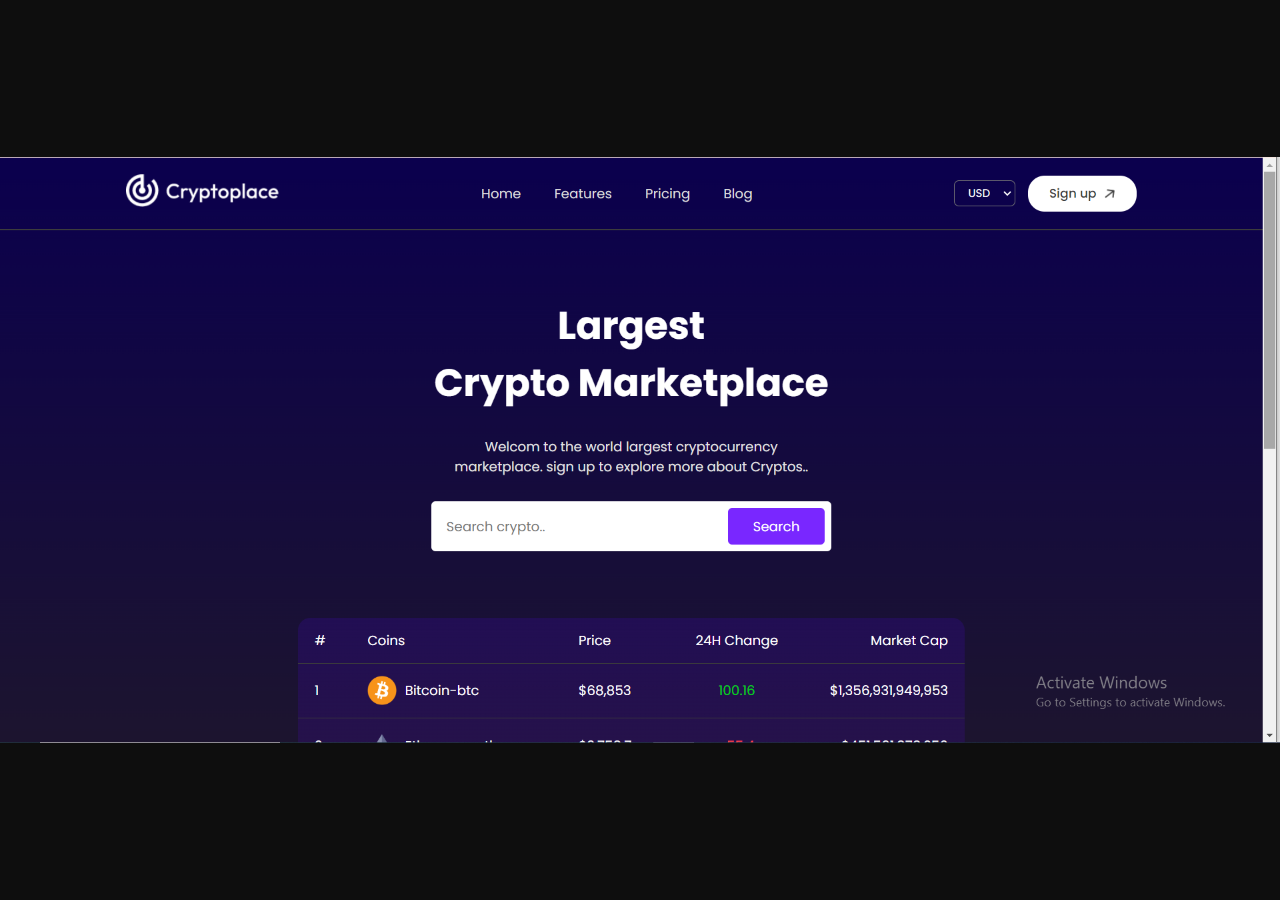
<file: cryptoplace/index.html>
<!DOCTYPE html>
<html>
	<head>
		<title>Redirecting...</title>
		<meta http-equiv="refresh" content="0;url=/wp-content/uploads/2024/06/cryptoplace.png">
	</head>
	<body>
		<script type="text/javascript">
			window.location = "/wp-content/uploads/2024/06/cryptoplace.png";
		</script>

		<p>You are being redirected to <a href="/wp-content/uploads/2024/06/cryptoplace.png">/wp-content/uploads/2024/06/cryptoplace.png</a></p>
	</body>
</html>
</file>
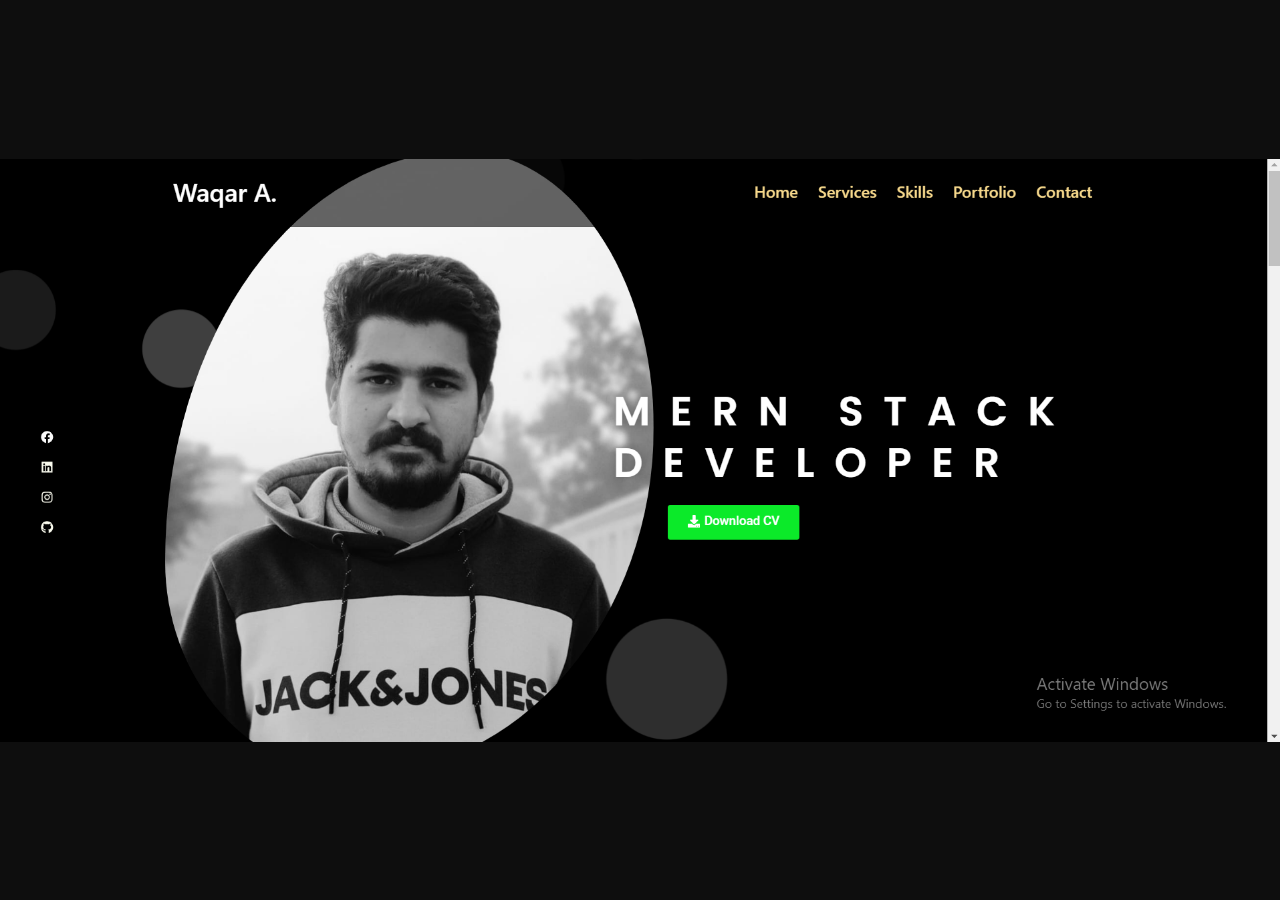
<file: portfolio1/index.html>
<!DOCTYPE html>
<html>
	<head>
		<title>Redirecting...</title>
		<meta http-equiv="refresh" content="0;url=/wp-content/uploads/2024/05/portfolio1.png">
	</head>
	<body>
		<script type="text/javascript">
			window.location = "/wp-content/uploads/2024/05/portfolio1.png";
		</script>

		<p>You are being redirected to <a href="/wp-content/uploads/2024/05/portfolio1.png">/wp-content/uploads/2024/05/portfolio1.png</a></p>
	</body>
</html>
</file>
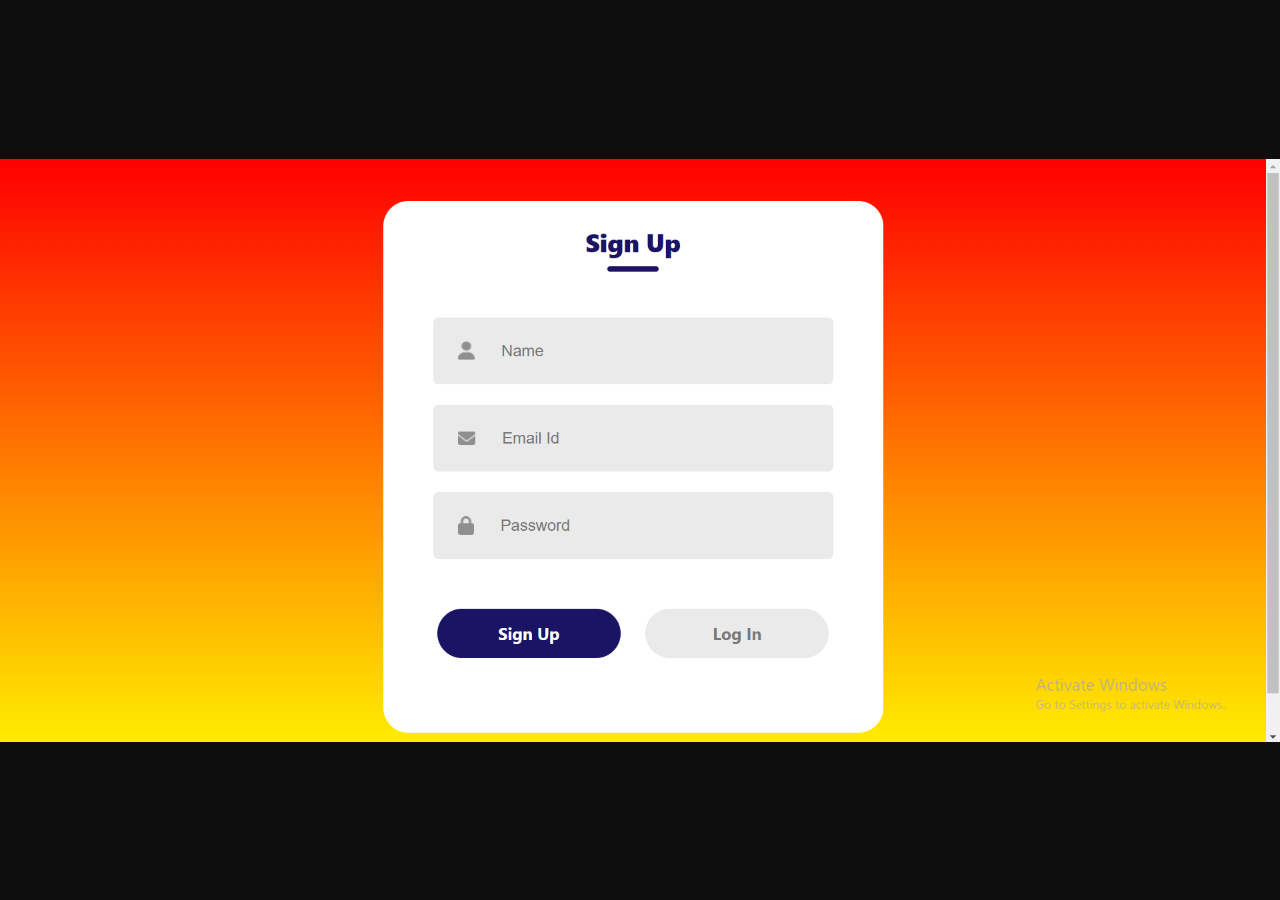
<file: signup/index.html>
<!DOCTYPE html>
<html>
	<head>
		<title>Redirecting...</title>
		<meta http-equiv="refresh" content="0;url=/wp-content/uploads/2024/05/signup.png">
	</head>
	<body>
		<script type="text/javascript">
			window.location = "/wp-content/uploads/2024/05/signup.png";
		</script>

		<p>You are being redirected to <a href="/wp-content/uploads/2024/05/signup.png">/wp-content/uploads/2024/05/signup.png</a></p>
	</body>
</html>
</file>
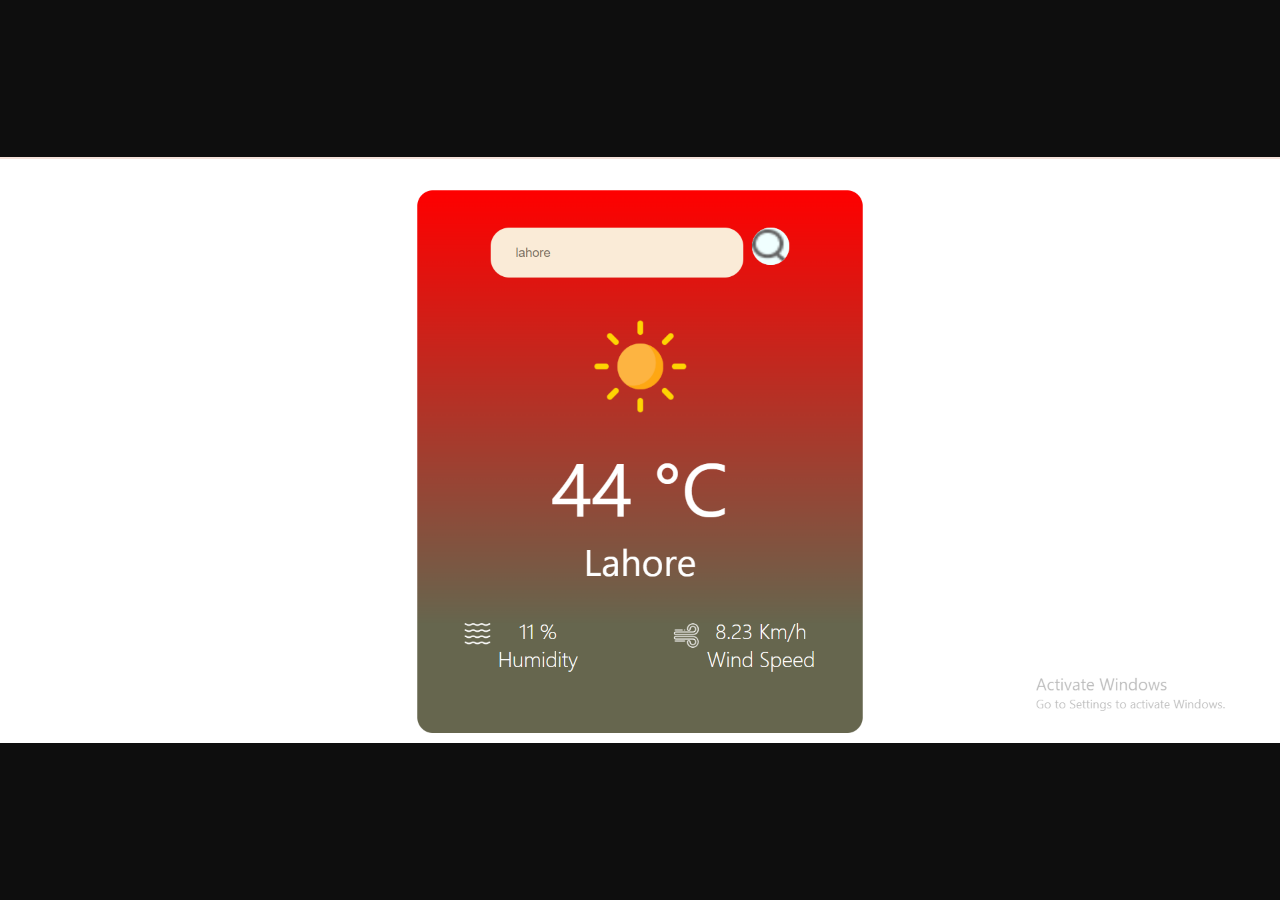
<file: weather/index.html>
<!DOCTYPE html>
<html>
	<head>
		<title>Redirecting...</title>
		<meta http-equiv="refresh" content="0;url=/wp-content/uploads/2024/05/weather.png">
	</head>
	<body>
		<script type="text/javascript">
			window.location = "/wp-content/uploads/2024/05/weather.png";
		</script>

		<p>You are being redirected to <a href="/wp-content/uploads/2024/05/weather.png">/wp-content/uploads/2024/05/weather.png</a></p>
	</body>
</html>
</file>
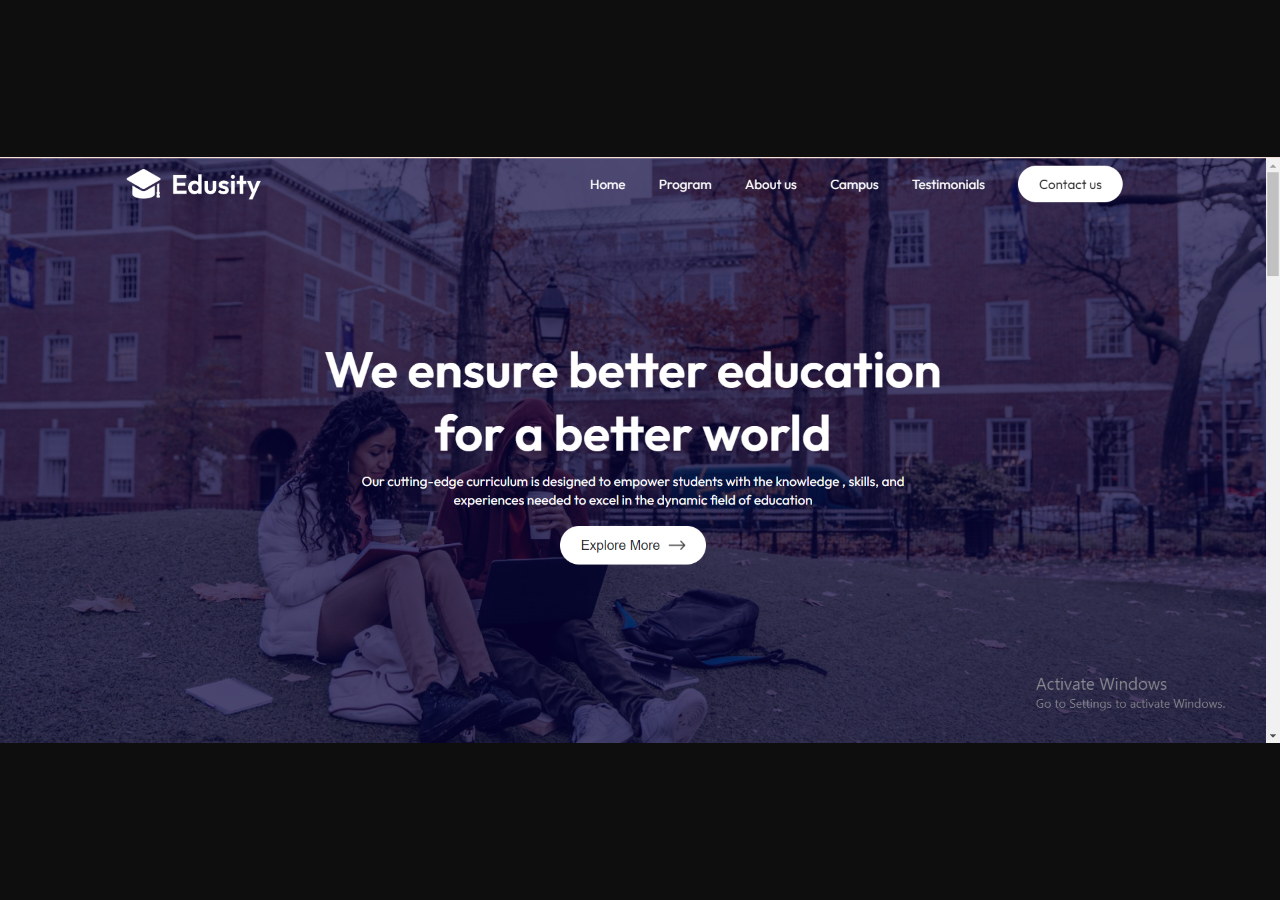
<file: home/education/index.html>
<!DOCTYPE html>
<html>
	<head>
		<title>Redirecting...</title>
		<meta http-equiv="refresh" content="0;url=/wp-content/uploads/2024/05/education.png">
	</head>
	<body>
		<script type="text/javascript">
			window.location = "/wp-content/uploads/2024/05/education.png";
		</script>

		<p>You are being redirected to <a href="/wp-content/uploads/2024/05/education.png">/wp-content/uploads/2024/05/education.png</a></p>
	</body>
</html>
</file>
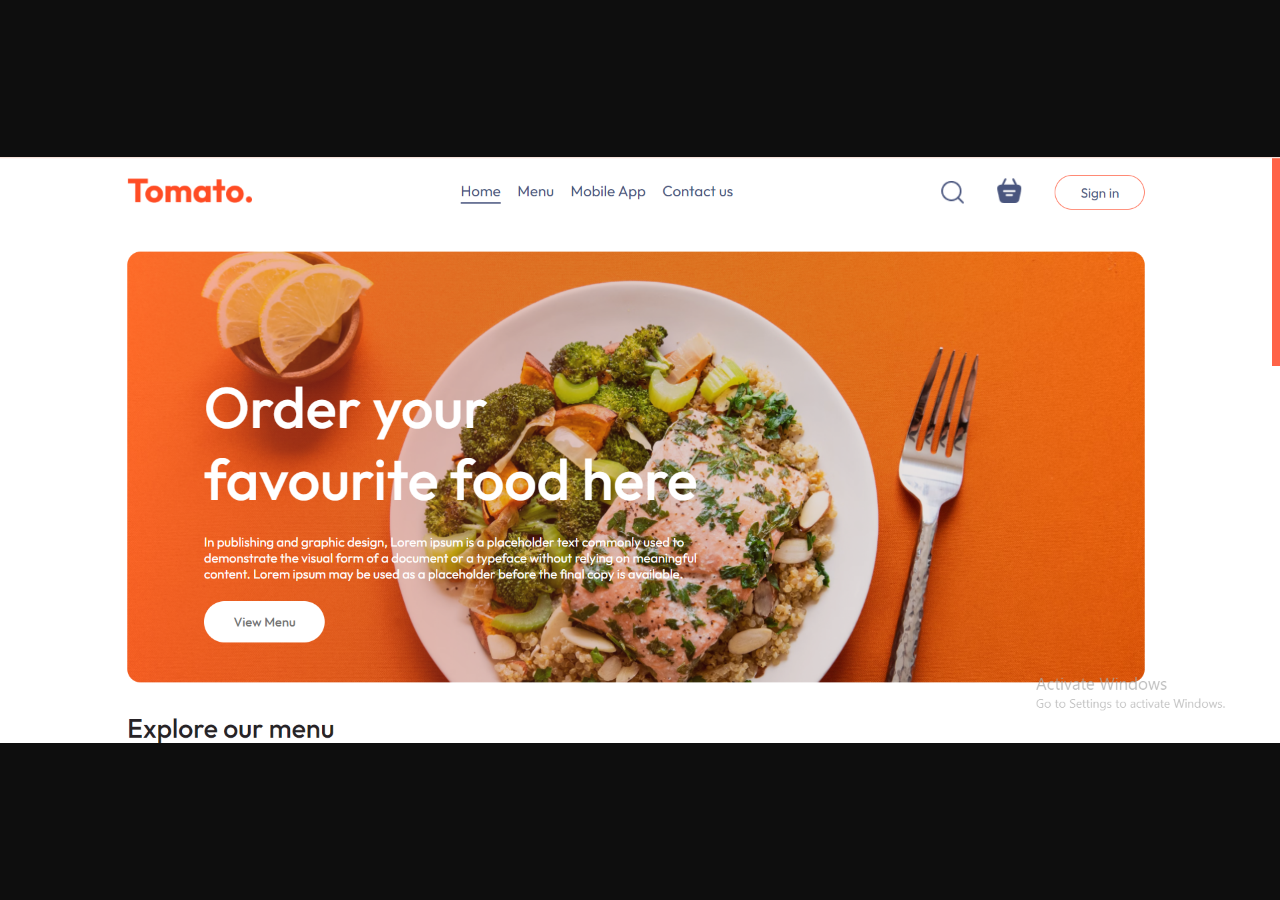
<file: home/food-app/index.html>
<!DOCTYPE html>
<html>
	<head>
		<title>Redirecting...</title>
		<meta http-equiv="refresh" content="0;url=/wp-content/uploads/2024/05/food-app.png">
	</head>
	<body>
		<script type="text/javascript">
			window.location = "/wp-content/uploads/2024/05/food-app.png";
		</script>

		<p>You are being redirected to <a href="/wp-content/uploads/2024/05/food-app.png">/wp-content/uploads/2024/05/food-app.png</a></p>
	</body>
</html>
</file>
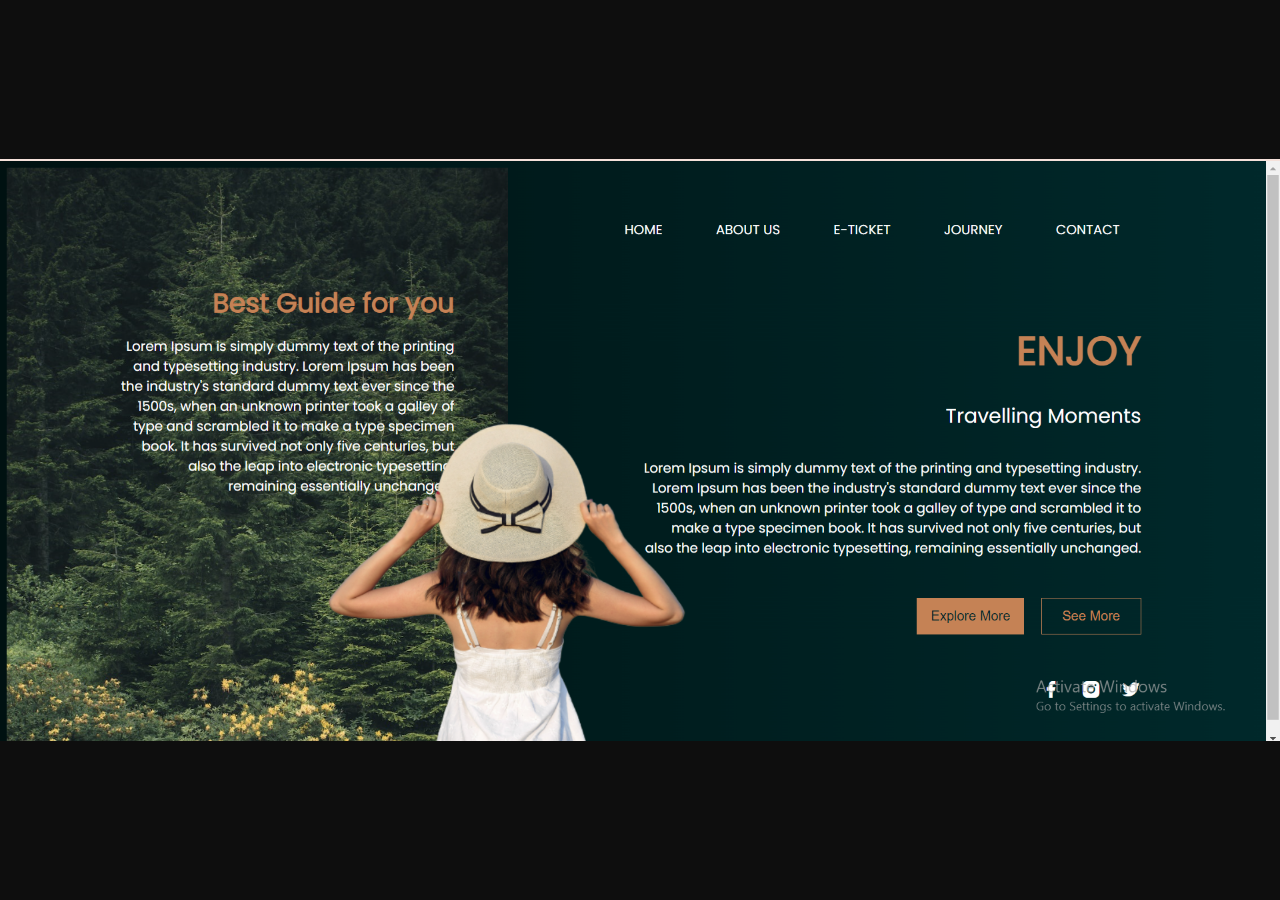
<file: home/landing-page/index.html>
<!DOCTYPE html>
<html>
	<head>
		<title>Redirecting...</title>
		<meta http-equiv="refresh" content="0;url=/wp-content/uploads/2024/05/landing-page.png">
	</head>
	<body>
		<script type="text/javascript">
			window.location = "/wp-content/uploads/2024/05/landing-page.png";
		</script>

		<p>You are being redirected to <a href="/wp-content/uploads/2024/05/landing-page.png">/wp-content/uploads/2024/05/landing-page.png</a></p>
	</body>
</html>
</file>
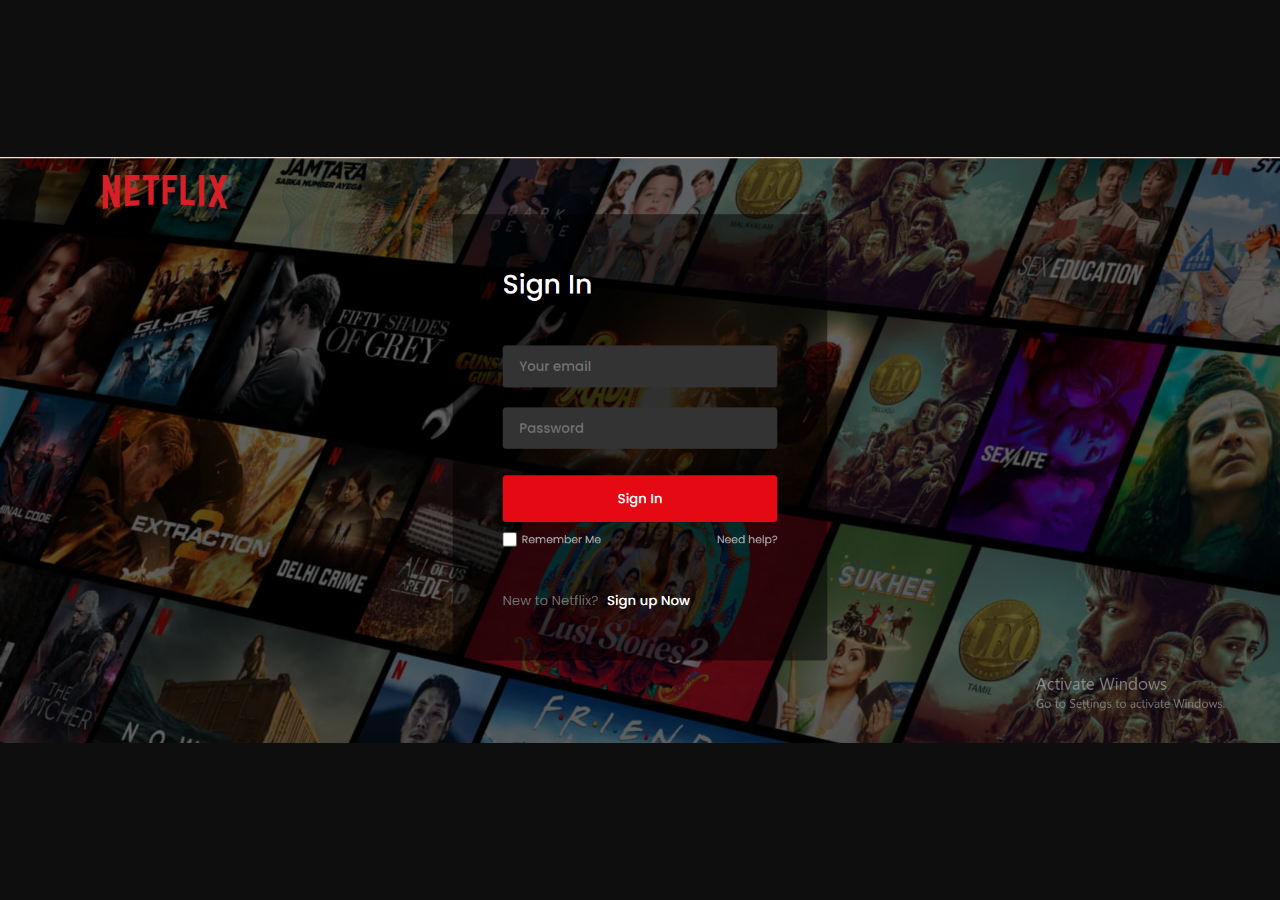
<file: home/netflix/index.html>
<!DOCTYPE html>
<html>
	<head>
		<title>Redirecting...</title>
		<meta http-equiv="refresh" content="0;url=/wp-content/uploads/2024/05/netflix.png">
	</head>
	<body>
		<script type="text/javascript">
			window.location = "/wp-content/uploads/2024/05/netflix.png";
		</script>

		<p>You are being redirected to <a href="/wp-content/uploads/2024/05/netflix.png">/wp-content/uploads/2024/05/netflix.png</a></p>
	</body>
</html>
</file>
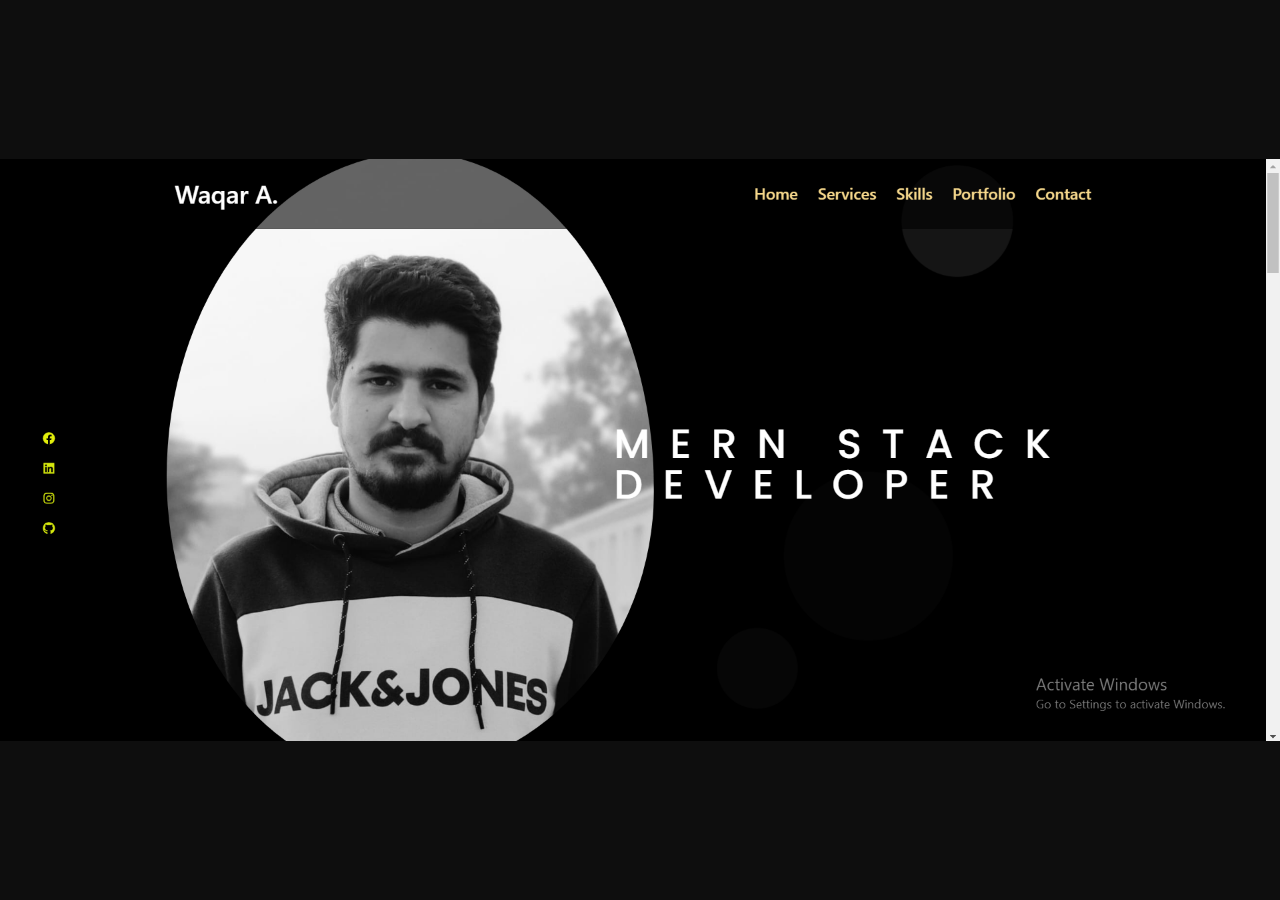
<file: home/portfolio-2/index.html>
<!DOCTYPE html>
<html>
	<head>
		<title>Redirecting...</title>
		<meta http-equiv="refresh" content="0;url=/wp-content/uploads/2024/05/portfolio.png">
	</head>
	<body>
		<script type="text/javascript">
			window.location = "/wp-content/uploads/2024/05/portfolio.png";
		</script>

		<p>You are being redirected to <a href="/wp-content/uploads/2024/05/portfolio.png">/wp-content/uploads/2024/05/portfolio.png</a></p>
	</body>
</html>
</file>
<file: wp-content/uploads/essential-addons-elementor/eael-63.css>
.clearfix::before,.clearfix::after{content:" ";display:table;clear:both}.eael-testimonial-slider.nav-top-left,.eael-testimonial-slider.nav-top-right,.eael-team-slider.nav-top-left,.eael-team-slider.nav-top-right,.eael-logo-carousel.nav-top-left,.eael-logo-carousel.nav-top-right,.eael-post-carousel.nav-top-left,.eael-post-carousel.nav-top-right,.eael-product-carousel.nav-top-left,.eael-product-carousel.nav-top-right{padding-top:40px}.eael-contact-form input[type=text],.eael-contact-form input[type=email],.eael-contact-form input[type=url],.eael-contact-form input[type=tel],.eael-contact-form input[type=date],.eael-contact-form input[type=number],.eael-contact-form textarea{background:#fff;box-shadow:none;-webkit-box-shadow:none;float:none;height:auto;margin:0;outline:0;width:100%}.eael-contact-form input[type=submit]{border:0;float:none;height:auto;margin:0;padding:10px 20px;width:auto;-webkit-transition:all .25s linear 0s;transition:all .25s linear 0s}.eael-contact-form.placeholder-hide input::-webkit-input-placeholder,.eael-contact-form.placeholder-hide textarea::-webkit-input-placeholder{opacity:0;visibility:hidden}.eael-contact-form.placeholder-hide input::-moz-placeholder,.eael-contact-form.placeholder-hide textarea::-moz-placeholder{opacity:0;visibility:hidden}.eael-contact-form.placeholder-hide input:-ms-input-placeholder,.eael-contact-form.placeholder-hide textarea:-ms-input-placeholder{opacity:0;visibility:hidden}.eael-contact-form.placeholder-hide input:-moz-placeholder,.eael-contact-form.placeholder-hide textarea:-moz-placeholder{opacity:0;visibility:hidden}.eael-custom-radio-checkbox input[type=checkbox],.eael-custom-radio-checkbox input[type=radio]{-webkit-appearance:none;-moz-appearance:none;border-style:solid;border-width:0;outline:none;min-width:1px;width:15px;height:15px;background:#ddd;padding:3px}.eael-custom-radio-checkbox input[type=checkbox]:before,.eael-custom-radio-checkbox input[type=radio]:before{content:"";width:100%;height:100%;padding:0;margin:0;display:block}.eael-custom-radio-checkbox input[type=checkbox]:checked:before,.eael-custom-radio-checkbox input[type=radio]:checked:before{background:#999;-webkit-transition:all .25s linear 0s;transition:all .25s linear 0s}.eael-custom-radio-checkbox input[type=radio]{border-radius:50%}.eael-custom-radio-checkbox input[type=radio]:before{border-radius:50%}.eael-post-elements-readmore-btn{font-size:12px;font-weight:500;-webkit-transition:all 300ms ease-in-out;transition:all 300ms ease-in-out;display:inline-block}.elementor-lightbox .dialog-widget-content{width:100%;height:100%}.eael-contact-form-align-left,.elementor-widget-eael-weform.eael-contact-form-align-left .eael-weform-container{margin:0 auto 0 0;display:inline-block;text-align:left}.eael-contact-form-align-center,.elementor-widget-eael-weform.eael-contact-form-align-center .eael-weform-container{float:none;margin:0 auto;display:inline-block;text-align:left}.eael-contact-form-align-right,.elementor-widget-eael-weform.eael-contact-form-align-right .eael-weform-container{margin:0 0 0 auto;display:inline-block;text-align:left}.eael-force-hide{display:none !important}.eael-d-none{display:none !important}.eael-d-block{display:block !important}.eael-h-auto{height:auto !important}.theme-martfury .elementor-wc-products .woocommerce ul.products li.product .product-inner .mf-rating .eael-star-rating.star-rating{display:none}.theme-martfury .elementor-wc-products .woocommerce ul.products li.product .product-inner .mf-rating .eael-star-rating.star-rating~.count{display:none}.sr-only{border:0 !important;clip:rect(1px, 1px, 1px, 1px) !important;clip-path:inset(50%) !important;height:1px !important;margin:-1px !important;overflow:hidden !important;padding:0 !important;position:absolute !important;width:1px !important;white-space:nowrap !important}
.eael-wpforms .wpforms-container .wpforms-form input[type=submit],.eael-wpforms .wpforms-container .wpforms-form button[type=submit],.eael-wpforms .wpforms-container .wpforms-form .wpforms-page-button{border:0}.eael-wpforms .wpforms-container .wpforms-form input[type=submit]:hover,.eael-wpforms .wpforms-container .wpforms-form button[type=submit]:hover,.eael-wpforms .wpforms-container .wpforms-form .wpforms-page-button:hover{border:0}.eael-wpforms .wpforms-container .wpforms-form input[type=checkbox],.eael-wpforms .wpforms-container .wpforms-form input[type=radio]{padding:3px}.eael-wpforms .wpforms-container .wpforms-form .wpforms-field-label{display:none}.eael-wpforms .wpforms-container .wpforms-form .wpforms-field-name .wpforms-field-row{max-width:100%}.eael-wpforms .wpforms-container .wpforms-field input:not([type=radio]):not([type=checkbox]):not([type=submit]):not([type=button]):not([type=image]):not([type=file]),.eael-wpforms .wpforms-container .wpforms-field textarea,.eael-wpforms .wpforms-container .wpforms-field select{max-width:100% !important}.eael-wpforms-labels-yes .wpforms-container .wpforms-form .wpforms-field-label{display:block}.eael-wpforms-form-button-full-width .wpforms-submit-container .wpforms-submit{width:100%}
</file>
<file: wp-content/uploads/elementor/css/post-11.css>
.elementor-kit-11{--e-global-color-primary:#6EC1E4;--e-global-color-secondary:#54595F;--e-global-color-text:#7A7A7A;--e-global-color-accent:#61CE70;--e-global-typography-primary-font-family:"Roboto";--e-global-typography-primary-font-weight:600;--e-global-typography-secondary-font-family:"Roboto Slab";--e-global-typography-secondary-font-weight:400;--e-global-typography-text-font-family:"Roboto";--e-global-typography-text-font-weight:400;--e-global-typography-accent-font-family:"Roboto";--e-global-typography-accent-font-weight:500;}.elementor-section.elementor-section-boxed > .elementor-container{max-width:1140px;}.e-con{--container-max-width:1140px;}.elementor-widget:not(:last-child){margin-block-end:20px;}.elementor-element{--widgets-spacing:20px 20px;}{}h1.entry-title{display:var(--page-title-display);}@media(max-width:1024px){.elementor-section.elementor-section-boxed > .elementor-container{max-width:1024px;}.e-con{--container-max-width:1024px;}}@media(max-width:767px){.elementor-section.elementor-section-boxed > .elementor-container{max-width:767px;}.e-con{--container-max-width:767px;}}
</file>
<file: wp-content/uploads/elementor/css/global.css>
.elementor-widget-heading .elementor-heading-title{color:var( --e-global-color-primary );font-family:var( --e-global-typography-primary-font-family ), Sans-serif;font-weight:var( --e-global-typography-primary-font-weight );}.elementor-widget-image .widget-image-caption{color:var( --e-global-color-text );font-family:var( --e-global-typography-text-font-family ), Sans-serif;font-weight:var( --e-global-typography-text-font-weight );}.elementor-widget-text-editor{color:var( --e-global-color-text );font-family:var( --e-global-typography-text-font-family ), Sans-serif;font-weight:var( --e-global-typography-text-font-weight );}.elementor-widget-text-editor.elementor-drop-cap-view-stacked .elementor-drop-cap{background-color:var( --e-global-color-primary );}.elementor-widget-text-editor.elementor-drop-cap-view-framed .elementor-drop-cap, .elementor-widget-text-editor.elementor-drop-cap-view-default .elementor-drop-cap{color:var( --e-global-color-primary );border-color:var( --e-global-color-primary );}.elementor-widget-button .elementor-button{font-family:var( --e-global-typography-accent-font-family ), Sans-serif;font-weight:var( --e-global-typography-accent-font-weight );background-color:var( --e-global-color-accent );}.elementor-widget-divider{--divider-color:var( --e-global-color-secondary );}.elementor-widget-divider .elementor-divider__text{color:var( --e-global-color-secondary );font-family:var( --e-global-typography-secondary-font-family ), Sans-serif;font-weight:var( --e-global-typography-secondary-font-weight );}.elementor-widget-divider.elementor-view-stacked .elementor-icon{background-color:var( --e-global-color-secondary );}.elementor-widget-divider.elementor-view-framed .elementor-icon, .elementor-widget-divider.elementor-view-default .elementor-icon{color:var( --e-global-color-secondary );border-color:var( --e-global-color-secondary );}.elementor-widget-divider.elementor-view-framed .elementor-icon, .elementor-widget-divider.elementor-view-default .elementor-icon svg{fill:var( --e-global-color-secondary );}.elementor-widget-image-box .elementor-image-box-title{color:var( --e-global-color-primary );font-family:var( --e-global-typography-primary-font-family ), Sans-serif;font-weight:var( --e-global-typography-primary-font-weight );}.elementor-widget-image-box .elementor-image-box-description{color:var( --e-global-color-text );font-family:var( --e-global-typography-text-font-family ), Sans-serif;font-weight:var( --e-global-typography-text-font-weight );}.elementor-widget-icon.elementor-view-stacked .elementor-icon{background-color:var( --e-global-color-primary );}.elementor-widget-icon.elementor-view-framed .elementor-icon, .elementor-widget-icon.elementor-view-default .elementor-icon{color:var( --e-global-color-primary );border-color:var( --e-global-color-primary );}.elementor-widget-icon.elementor-view-framed .elementor-icon, .elementor-widget-icon.elementor-view-default .elementor-icon svg{fill:var( --e-global-color-primary );}.elementor-widget-icon-box.elementor-view-stacked .elementor-icon{background-color:var( --e-global-color-primary );}.elementor-widget-icon-box.elementor-view-framed .elementor-icon, .elementor-widget-icon-box.elementor-view-default .elementor-icon{fill:var( --e-global-color-primary );color:var( --e-global-color-primary );border-color:var( --e-global-color-primary );}.elementor-widget-icon-box .elementor-icon-box-title{color:var( --e-global-color-primary );}.elementor-widget-icon-box .elementor-icon-box-title, .elementor-widget-icon-box .elementor-icon-box-title a{font-family:var( --e-global-typography-primary-font-family ), Sans-serif;font-weight:var( --e-global-typography-primary-font-weight );}.elementor-widget-icon-box .elementor-icon-box-description{color:var( --e-global-color-text );font-family:var( --e-global-typography-text-font-family ), Sans-serif;font-weight:var( --e-global-typography-text-font-weight );}.elementor-widget-star-rating .elementor-star-rating__title{color:var( --e-global-color-text );font-family:var( --e-global-typography-text-font-family ), Sans-serif;font-weight:var( --e-global-typography-text-font-weight );}.elementor-widget-image-gallery .gallery-item .gallery-caption{font-family:var( --e-global-typography-accent-font-family ), Sans-serif;font-weight:var( --e-global-typography-accent-font-weight );}.elementor-widget-icon-list .elementor-icon-list-item:not(:last-child):after{border-color:var( --e-global-color-text );}.elementor-widget-icon-list .elementor-icon-list-icon i{color:var( --e-global-color-primary );}.elementor-widget-icon-list .elementor-icon-list-icon svg{fill:var( --e-global-color-primary );}.elementor-widget-icon-list .elementor-icon-list-item > .elementor-icon-list-text, .elementor-widget-icon-list .elementor-icon-list-item > a{font-family:var( --e-global-typography-text-font-family ), Sans-serif;font-weight:var( --e-global-typography-text-font-weight );}.elementor-widget-icon-list .elementor-icon-list-text{color:var( --e-global-color-secondary );}.elementor-widget-counter .elementor-counter-number-wrapper{color:var( --e-global-color-primary );font-family:var( --e-global-typography-primary-font-family ), Sans-serif;font-weight:var( --e-global-typography-primary-font-weight );}.elementor-widget-counter .elementor-counter-title{color:var( --e-global-color-secondary );font-family:var( --e-global-typography-secondary-font-family ), Sans-serif;font-weight:var( --e-global-typography-secondary-font-weight );}.elementor-widget-progress .elementor-progress-wrapper .elementor-progress-bar{background-color:var( --e-global-color-primary );}.elementor-widget-progress .elementor-title{color:var( --e-global-color-primary );font-family:var( --e-global-typography-text-font-family ), Sans-serif;font-weight:var( --e-global-typography-text-font-weight );}.elementor-widget-testimonial .elementor-testimonial-content{color:var( --e-global-color-text );font-family:var( --e-global-typography-text-font-family ), Sans-serif;font-weight:var( --e-global-typography-text-font-weight );}.elementor-widget-testimonial .elementor-testimonial-name{color:var( --e-global-color-primary );font-family:var( --e-global-typography-primary-font-family ), Sans-serif;font-weight:var( --e-global-typography-primary-font-weight );}.elementor-widget-testimonial .elementor-testimonial-job{color:var( --e-global-color-secondary );font-family:var( --e-global-typography-secondary-font-family ), Sans-serif;font-weight:var( --e-global-typography-secondary-font-weight );}.elementor-widget-tabs .elementor-tab-title, .elementor-widget-tabs .elementor-tab-title a{color:var( --e-global-color-primary );}.elementor-widget-tabs .elementor-tab-title.elementor-active,
					 .elementor-widget-tabs .elementor-tab-title.elementor-active a{color:var( --e-global-color-accent );}.elementor-widget-tabs .elementor-tab-title{font-family:var( --e-global-typography-primary-font-family ), Sans-serif;font-weight:var( --e-global-typography-primary-font-weight );}.elementor-widget-tabs .elementor-tab-content{color:var( --e-global-color-text );font-family:var( --e-global-typography-text-font-family ), Sans-serif;font-weight:var( --e-global-typography-text-font-weight );}.elementor-widget-accordion .elementor-accordion-icon, .elementor-widget-accordion .elementor-accordion-title{color:var( --e-global-color-primary );}.elementor-widget-accordion .elementor-accordion-icon svg{fill:var( --e-global-color-primary );}.elementor-widget-accordion .elementor-active .elementor-accordion-icon, .elementor-widget-accordion .elementor-active .elementor-accordion-title{color:var( --e-global-color-accent );}.elementor-widget-accordion .elementor-active .elementor-accordion-icon svg{fill:var( --e-global-color-accent );}.elementor-widget-accordion .elementor-accordion-title{font-family:var( --e-global-typography-primary-font-family ), Sans-serif;font-weight:var( --e-global-typography-primary-font-weight );}.elementor-widget-accordion .elementor-tab-content{color:var( --e-global-color-text );font-family:var( --e-global-typography-text-font-family ), Sans-serif;font-weight:var( --e-global-typography-text-font-weight );}.elementor-widget-toggle .elementor-toggle-title, .elementor-widget-toggle .elementor-toggle-icon{color:var( --e-global-color-primary );}.elementor-widget-toggle .elementor-toggle-icon svg{fill:var( --e-global-color-primary );}.elementor-widget-toggle .elementor-tab-title.elementor-active a, .elementor-widget-toggle .elementor-tab-title.elementor-active .elementor-toggle-icon{color:var( --e-global-color-accent );}.elementor-widget-toggle .elementor-toggle-title{font-family:var( --e-global-typography-primary-font-family ), Sans-serif;font-weight:var( --e-global-typography-primary-font-weight );}.elementor-widget-toggle .elementor-tab-content{color:var( --e-global-color-text );font-family:var( --e-global-typography-text-font-family ), Sans-serif;font-weight:var( --e-global-typography-text-font-weight );}.elementor-widget-alert .elementor-alert-title{font-family:var( --e-global-typography-primary-font-family ), Sans-serif;font-weight:var( --e-global-typography-primary-font-weight );}.elementor-widget-alert .elementor-alert-description{font-family:var( --e-global-typography-text-font-family ), Sans-serif;font-weight:var( --e-global-typography-text-font-weight );}.elementor-widget-eael-caldera-form .eael-contact-form-description{font-family:var( --e-global-typography-accent-font-family ), Sans-serif;font-weight:var( --e-global-typography-accent-font-weight );}.elementor-widget-eael-contact-form-7 .eael-contact-form-7 .eael-contact-form-7-title{font-family:var( --e-global-typography-accent-font-family ), Sans-serif;font-weight:var( --e-global-typography-accent-font-weight );}.elementor-widget-eael-contact-form-7 .eael-contact-form-7 .eael-contact-form-7-description{font-family:var( --e-global-typography-accent-font-family ), Sans-serif;font-weight:var( --e-global-typography-accent-font-weight );}.elementor-widget-eael-contact-form-7 .eael-contact-form-7 .wpcf7-form-control.wpcf7-text, .elementor-widget-eael-contact-form-7 .eael-contact-form-7 .wpcf7-form-control.wpcf7-quiz, .elementor-widget-eael-contact-form-7 .eael-contact-form-7 .wpcf7-form-control.wpcf7-quiz, .elementor-widget-eael-contact-form-7 .eael-contact-form-7 .wpcf7-form-control.wpcf7-textarea, .elementor-widget-eael-contact-form-7 .eael-contact-form-7 .wpcf7-form-control.wpcf7-select{font-family:var( --e-global-typography-accent-font-family ), Sans-serif;font-weight:var( --e-global-typography-accent-font-weight );}.elementor-widget-eael-contact-form-7 .eael-contact-form-7 .wpcf7-form label, .elementor-widget-eael-contact-form-7 .eael-contact-form-7 .wpcf7-form .wpcf7-quiz-label{font-family:var( --e-global-typography-accent-font-family ), Sans-serif;font-weight:var( --e-global-typography-accent-font-weight );}.elementor-widget-eael-contact-form-7 .eael-contact-form-7 .wpcf7-form-control::-webkit-input-placeholder{font-family:var( --e-global-typography-accent-font-family ), Sans-serif;font-weight:var( --e-global-typography-accent-font-weight );}.elementor-widget-eael-contact-form-7 .eael-contact-form-7 .wpcf7-form input[type="submit"]{font-family:var( --e-global-typography-accent-font-family ), Sans-serif;font-weight:var( --e-global-typography-accent-font-weight );}.elementor-widget-eael-contact-form-7 .eael-contact-form-7 .wpcf7-not-valid-tip{font-family:var( --e-global-typography-accent-font-family ), Sans-serif;font-weight:var( --e-global-typography-accent-font-weight );}.elementor-widget-eael-countdown .eael-countdown-digits::after{font-family:var( --e-global-typography-secondary-font-family ), Sans-serif;font-weight:var( --e-global-typography-secondary-font-weight );}.elementor-widget-eael-countdown .eael-countdown-digits{font-family:var( --e-global-typography-secondary-font-family ), Sans-serif;font-weight:var( --e-global-typography-secondary-font-weight );}.elementor-widget-eael-countdown .eael-countdown-label{font-family:var( --e-global-typography-secondary-font-family ), Sans-serif;font-weight:var( --e-global-typography-secondary-font-weight );}.elementor-widget-eael-countdown .eael-countdown-finish-message .expiry-title{font-family:var( --e-global-typography-secondary-font-family ), Sans-serif;font-weight:var( --e-global-typography-secondary-font-weight );}.eael-countdown-finish-text{font-family:var( --e-global-typography-secondary-font-family ), Sans-serif;font-weight:var( --e-global-typography-secondary-font-weight );}.elementor-widget-eael-creative-button .eael-creative-button .cretive-button-text, .elementor-widget-eael-creative-button .eael-creative-button--winona::after, .elementor-widget-eael-creative-button .eael-creative-button--rayen::before, .elementor-widget-eael-creative-button .eael-creative-button--tamaya::after, .elementor-widget-eael-creative-button .eael-creative-button--tamaya::before{font-family:var( --e-global-typography-primary-font-family ), Sans-serif;font-weight:var( --e-global-typography-primary-font-weight );}.elementor-widget-eael-dual-color-header .eael-dch-separator-wrap i{color:var( --e-global-color-primary );}.elementor-widget-eael-facebook-feed .eael-facebook-feed-card .eael-facebook-feed-item .eael-facebook-feed-item-inner .eael-facebook-feed-item-header .eael-facebook-feed-item-user .eael-facebook-feed-username{font-family:var( --e-global-typography-secondary-font-family ), Sans-serif;font-weight:var( --e-global-typography-secondary-font-weight );}.elementor-widget-eael-facebook-feed .eael-facebook-feed-card .eael-facebook-feed-item .eael-facebook-feed-item-inner .eael-facebook-feed-item-header .eael-facebook-feed-post-time{font-family:var( --e-global-typography-secondary-font-family ), Sans-serif;font-weight:var( --e-global-typography-secondary-font-weight );}.elementor-widget-eael-facebook-feed .eael-facebook-feed-card .eael-facebook-feed-item .eael-facebook-feed-item-inner .eael-facebook-feed-item-content .eael-facebook-feed-message{font-family:var( --e-global-typography-secondary-font-family ), Sans-serif;font-weight:var( --e-global-typography-secondary-font-weight );}.elementor-widget-eael-facebook-feed .eael-facebook-feed-card .eael-facebook-feed-item .eael-facebook-feed-item-inner .eael-facebook-feed-preview-wrap .eael-facebook-feed-url-preview .eael-facebook-feed-url-host{font-family:var( --e-global-typography-secondary-font-family ), Sans-serif;font-weight:var( --e-global-typography-secondary-font-weight );}.elementor-widget-eael-facebook-feed .eael-facebook-feed-card .eael-facebook-feed-item .eael-facebook-feed-item-inner .eael-facebook-feed-preview-wrap .eael-facebook-feed-url-preview .eael-facebook-feed-url-title{font-family:var( --e-global-typography-primary-font-family ), Sans-serif;font-weight:var( --e-global-typography-primary-font-weight );}.elementor-widget-eael-facebook-feed .eael-facebook-feed-card .eael-facebook-feed-item .eael-facebook-feed-item-inner .eael-facebook-feed-preview-wrap .eael-facebook-feed-url-preview .eael-facebook-feed-url-description{font-family:var( --e-global-typography-secondary-font-family ), Sans-serif;font-weight:var( --e-global-typography-secondary-font-weight );}.elementor-widget-eael-facebook-feed .eael-facebook-feed-overlay .eael-facebook-feed-item .eael-facebook-feed-item-overlay, .elementor-widget-eael-facebook-feed .eael-facebook-feed-card .eael-facebook-feed-item .eael-facebook-feed-item-inner .eael-facebook-feed-item-footer{font-family:var( --e-global-typography-secondary-font-family ), Sans-serif;font-weight:var( --e-global-typography-secondary-font-weight );}.elementor-widget-eael-fancy-text .eael-fancy-text-prefix{font-family:var( --e-global-typography-primary-font-family ), Sans-serif;font-weight:var( --e-global-typography-primary-font-weight );}.elementor-widget-eael-fancy-text .eael-fancy-text-strings, .elementor-widget-eael-fancy-text .typed-cursor{font-family:var( --e-global-typography-primary-font-family ), Sans-serif;font-weight:var( --e-global-typography-primary-font-weight );}.elementor-widget-eael-fancy-text .eael-fancy-text-suffix{font-family:var( --e-global-typography-primary-font-family ), Sans-serif;font-weight:var( --e-global-typography-primary-font-weight );}.elementor-widget-eael-feature-list .connector-type-classic .connector{border-color:var( --e-global-color-primary );}.elementor-widget-eael-feature-list .connector-type-modern .eael-feature-list-item:before, .elementor-widget-eael-feature-list .connector-type-modern .eael-feature-list-item:after{border-color:var( --e-global-color-primary );}.elementor-widget-eael-feature-list .eael-feature-list-content-box .eael-feature-list-title, .elementor-widget-eael-feature-list .eael-feature-list-content-box .eael-feature-list-title > a, .elementor-widget-eael-feature-list .eael-feature-list-content-box .eael-feature-list-title:visited{color:var( --e-global-color-primary );}.elementor-widget-eael-feature-list .eael-feature-list-content-box .eael-feature-list-title, .elementor-widget-eael-feature-list .eael-feature-list-content-box .eael-feature-list-title a{font-family:var( --e-global-typography-primary-font-family ), Sans-serif;font-weight:var( --e-global-typography-primary-font-weight );}.elementor-widget-eael-feature-list .eael-feature-list-content-box .eael-feature-list-content{color:var( --e-global-color-text );font-family:var( --e-global-typography-text-font-family ), Sans-serif;font-weight:var( --e-global-typography-text-font-weight );}.elementor-widget-eael-filterable-gallery .fg-caption-head .fg-item-price{font-family:var( --e-global-typography-text-font-family ), Sans-serif;font-weight:var( --e-global-typography-text-font-weight );}.elementor-widget-eael-filterable-gallery .fg-caption-head .fg-item-ratings{font-family:var( --e-global-typography-text-font-family ), Sans-serif;font-weight:var( --e-global-typography-text-font-weight );}.elementor-widget-eael-filterable-gallery .fg-item-category span{font-family:var( --e-global-typography-text-font-family ), Sans-serif;font-weight:var( --e-global-typography-text-font-weight );}.elementor-widget-eael-filterable-gallery .fg-filter-trigger > span{font-family:var( --e-global-typography-text-font-family ), Sans-serif;font-weight:var( --e-global-typography-text-font-weight );}.elementor-widget-eael-filterable-gallery .fg-layout-3-filter-controls li.control{font-family:var( --e-global-typography-text-font-family ), Sans-serif;font-weight:var( --e-global-typography-text-font-weight );}.elementor-widget-eael-filterable-gallery .eael-gallery-load-more .eael-filterable-gallery-load-more-text{font-family:var( --e-global-typography-text-font-family ), Sans-serif;font-weight:var( --e-global-typography-text-font-weight );}.elementor-widget-eael-fluentform .eael-fluentform-description{font-family:var( --e-global-typography-accent-font-family ), Sans-serif;font-weight:var( --e-global-typography-accent-font-weight );}html body .elementor-widget-eael-gravity-form .eael-gravity-form .gform_wrapper .gform_title, html body .elementor-widget-eael-gravity-form .eael-gravity-form .eael-gravity-form-title{font-family:var( --e-global-typography-accent-font-family ), Sans-serif;font-weight:var( --e-global-typography-accent-font-weight );}html body .elementor-widget-eael-gravity-form .eael-gravity-form .gform_wrapper .gform_description, html body .elementor-widget-eael-gravity-form .eael-gravity-form .eael-gravity-form-description{font-family:var( --e-global-typography-accent-font-family ), Sans-serif;font-weight:var( --e-global-typography-accent-font-weight );}.elementor-widget-eael-gravity-form .eael-gravity-form .gf_progressbar_wrapper .gf_progressbar_title{font-family:var( --e-global-typography-accent-font-family ), Sans-serif;font-weight:var( --e-global-typography-accent-font-weight );}.elementor-widget-eael-gravity-form .eael-gravity-form .gf_progressbar_wrapper .gf_progressbar .gf_progressbar_percentage,
                .elementor-widget-eael-gravity-form .eael-gravity-form .gf_progressbar_wrapper .gf_progressbar .gf_progressbar_percentage span{font-family:var( --e-global-typography-accent-font-family ), Sans-serif;font-weight:var( --e-global-typography-accent-font-weight );}html body .elementor-widget-eael-gravity-form .eael-gravity-form .gfield.gsection .gsection_title{font-family:var( --e-global-typography-accent-font-family ), Sans-serif;font-weight:var( --e-global-typography-accent-font-weight );}html body .elementor-widget-eael-gravity-form .eael-gravity-form .ginput_container_fileupload input[type="file"]::file-selector-button, html body .elementor-widget-eael-gravity-form .eael-gravity-form .ginput_container_fileupload input[type="file"]::-webkit-file-upload-button, html body .elementor-widget-eael-gravity-form .eael-gravity-form .ginput_container_fileupload .button{font-family:var( --e-global-typography-accent-font-family ), Sans-serif;font-weight:var( --e-global-typography-accent-font-weight );}html body .elementor-widget-eael-gravity-form .eael-gravity-form .gform_footer input[type="submit"], html body .elementor-widget-eael-gravity-form .eael-gravity-form .gform_body .gform_page_footer input[type="submit"], html body .elementor-widget-eael-gravity-form .eael-gravity-form .gform_body input[type="submit"].gform-button{font-family:var( --e-global-typography-accent-font-family ), Sans-serif;font-weight:var( --e-global-typography-accent-font-weight );}html body .elementor-widget-eael-gravity-form .eael-gravity-form .gform_body .gform_page_footer input[type="button"]{font-family:var( --e-global-typography-accent-font-family ), Sans-serif;font-weight:var( --e-global-typography-accent-font-weight );}html body .elementor-widget-eael-gravity-form .eael-gravity-form .gform_confirmation_wrapper .gform_confirmation_message{font-family:var( --e-global-typography-accent-font-family ), Sans-serif;font-weight:var( --e-global-typography-accent-font-weight );}.elementor-widget-eael-nft-gallery .eael-nft-gallery-load-more .eael-nft-gallery-load-more-text{font-family:var( --e-global-typography-text-font-family ), Sans-serif;font-weight:var( --e-global-typography-text-font-weight );}.elementor-widget-eael-ninja .eael-ninja-form .eael-contact-form-description{font-family:var( --e-global-typography-accent-font-family ), Sans-serif;font-weight:var( --e-global-typography-accent-font-weight );}.elementor-widget-eael-ninja .eael-ninja-form .submit-container input[type="button"],.elementor-widget-eael-ninja .eael-ninja-form .submit-container input[type="submit"]{font-family:var( --e-global-typography-accent-font-family ), Sans-serif;font-weight:var( --e-global-typography-accent-font-weight );}.elementor-widget-eael-ninja .eael-ninja-form .nf-form-fields-required{font-family:var( --e-global-typography-accent-font-family ), Sans-serif;font-weight:var( --e-global-typography-accent-font-weight );}.elementor-widget-eael-post-grid .eael-meta-posted-on{font-family:var( --e-global-typography-text-font-family ), Sans-serif;font-weight:var( --e-global-typography-text-font-weight );}.elementor-widget-eael-post-grid .eael-entry-meta > span{font-family:var( --e-global-typography-text-font-family ), Sans-serif;font-weight:var( --e-global-typography-text-font-weight );}.elementor-widget-eael-post-grid .eael-entry-title, .elementor-widget-eael-post-grid .eael-entry-title a{font-family:var( --e-global-typography-primary-font-family ), Sans-serif;font-weight:var( --e-global-typography-primary-font-weight );}.elementor-widget-eael-post-grid .eael-grid-post-excerpt p{font-family:var( --e-global-typography-text-font-family ), Sans-serif;font-weight:var( --e-global-typography-text-font-weight );}.elementor-widget-eael-post-grid .post-meta-categories li, .elementor-widget-eael-post-grid .post-meta-categories li a{font-family:var( --e-global-typography-text-font-family ), Sans-serif;font-weight:var( --e-global-typography-text-font-weight );}.elementor-widget-eael-post-timeline .eael-timeline-post-title .eael-timeline-post-title-text{font-family:var( --e-global-typography-primary-font-family ), Sans-serif;font-weight:var( --e-global-typography-primary-font-weight );}.elementor-widget-eael-post-timeline .eael-timeline-post-excerpt p{font-family:var( --e-global-typography-text-font-family ), Sans-serif;font-weight:var( --e-global-typography-text-font-weight );}.elementor-widget-eael-progress-bar .eael-progressbar-title{font-family:var( --e-global-typography-primary-font-family ), Sans-serif;font-weight:var( --e-global-typography-primary-font-weight );}.elementor-widget-eael-progress-bar .eael-progressbar-line-fill.eael-has-inner-title{font-family:var( --e-global-typography-primary-font-family ), Sans-serif;font-weight:var( --e-global-typography-primary-font-weight );}.elementor-widget-eael-progress-bar .eael-progressbar-count-wrap{font-family:var( --e-global-typography-primary-font-family ), Sans-serif;font-weight:var( --e-global-typography-primary-font-weight );}.elementor-widget-eael-progress-bar .eael-progressbar-half-circle-after span{font-family:var( --e-global-typography-primary-font-family ), Sans-serif;font-weight:var( --e-global-typography-primary-font-weight );}.elementor-widget-eael-simple-menu .eael-simple-menu >li > a, .eael-simple-menu-container .eael-simple-menu-toggle-text{font-family:var( --e-global-typography-primary-font-family ), Sans-serif;font-weight:var( --e-global-typography-primary-font-weight );}.elementor-widget-eael-simple-menu .eael-simple-menu li ul li > a{font-family:var( --e-global-typography-primary-font-family ), Sans-serif;font-weight:var( --e-global-typography-primary-font-weight );}.elementor-widget-eael-twitter-feed .eael-twitter-feed-item .eael-twitter-feed-item-icon{color:var( --e-global-color-primary );}.elementor-widget-eael-twitter-feed .eael-twitter-feed-load-more .eael-twitter-feed-load-more-text{font-family:var( --e-global-typography-text-font-family ), Sans-serif;font-weight:var( --e-global-typography-text-font-weight );}.elementor-widget-eael-weform .eael-weform-container ul.wpuf-form .wpuf-submit input[type="submit"]{font-family:var( --e-global-typography-primary-font-family ), Sans-serif;font-weight:var( --e-global-typography-primary-font-weight );}.elementor-widget-eael-wpforms .eael-contact-form-description, .elementor-widget-eael-wpforms .wpforms-description{font-family:var( --e-global-typography-accent-font-family ), Sans-serif;font-weight:var( --e-global-typography-accent-font-weight );}.elementor-widget-eael-wpforms .eael-wpforms .wpforms-field label, .elementor-widget-eael-wpforms .eael-wpforms .wpforms-field legend{font-family:var( --e-global-typography-accent-font-family ), Sans-serif;font-weight:var( --e-global-typography-accent-font-weight );}.elementor-widget-eael-wpforms .eael-wpforms .wpforms-field input:not([type=radio]):not([type=checkbox]):not([type=submit]):not([type=button]):not([type=image]):not([type=file]), .elementor-widget-eael-wpforms .eael-wpforms .wpforms-field textarea, .elementor-widget-eael-wpforms .eael-wpforms .wpforms-field select{font-family:var( --e-global-typography-accent-font-family ), Sans-serif;font-weight:var( --e-global-typography-accent-font-weight );}.elementor-widget-eael-wpforms .eael-wpforms .wpforms-submit-container .wpforms-submit{font-family:var( --e-global-typography-accent-font-family ), Sans-serif;font-weight:var( --e-global-typography-accent-font-weight );}.elementor-widget-text-path{font-family:var( --e-global-typography-text-font-family ), Sans-serif;font-weight:var( --e-global-typography-text-font-weight );}
</file>
<file: wp-content/uploads/elementor/css/post-63.css>
.elementor-63 .elementor-element.elementor-element-74db2576:not(.elementor-motion-effects-element-type-background), .elementor-63 .elementor-element.elementor-element-74db2576 > .elementor-motion-effects-container > .elementor-motion-effects-layer{background-color:#000000;}.elementor-63 .elementor-element.elementor-element-74db2576{transition:background 0.3s, border 0.3s, border-radius 0.3s, box-shadow 0.3s;padding:30px 0px 0px 0px;}.elementor-63 .elementor-element.elementor-element-74db2576 > .elementor-background-overlay{transition:background 0.3s, border-radius 0.3s, opacity 0.3s;}.elementor-63 .elementor-element.elementor-element-65f8add2 > .elementor-element-populated{margin:0% 0% 0% -12%;--e-column-margin-right:0%;--e-column-margin-left:-12%;}.elementor-63 .elementor-element.elementor-element-7d964e7a .elementor-heading-title{color:#FFFFFF;font-family:"Poppins", Sans-serif;font-size:49px;font-weight:600;text-transform:uppercase;line-height:61px;letter-spacing:24px;text-shadow:0px 0px 12px rgba(0,0,0,0.3);}.elementor-63 .elementor-element.elementor-element-7d964e7a > .elementor-widget-container{margin:0px 0px 0px -4px;}.elementor-63 .elementor-element.elementor-element-7d964e7a{width:var( --container-widget-width, 108.948% );max-width:108.948%;--container-widget-width:108.948%;--container-widget-flex-grow:0;}.elementor-63 .elementor-element.elementor-element-7d964e7a.elementor-element{--flex-grow:0;--flex-shrink:0;}.elementor-63 .elementor-element.elementor-element-2f7ef75 .elementor-button{background-color:#0BEA29;}.elementor-63 .elementor-element.elementor-element-2f7ef75 .elementor-button:hover, .elementor-63 .elementor-element.elementor-element-2f7ef75 .elementor-button:focus{background-color:#D4F406;}.elementor-63 .elementor-element.elementor-element-2f7ef75 > .elementor-widget-container{margin:20px 0px 0px 0px;}.elementor-63 .elementor-element.elementor-element-2f7ef75{width:var( --container-widget-width, 54.433% );max-width:54.433%;--container-widget-width:54.433%;--container-widget-flex-grow:0;}.elementor-63 .elementor-element.elementor-element-2f7ef75.elementor-element{--flex-grow:0;--flex-shrink:0;}.elementor-63 .elementor-element.elementor-element-2316818 .elementor-repeater-item-09a674e.elementor-social-icon i{color:#FAFAFA;}.elementor-63 .elementor-element.elementor-element-2316818 .elementor-repeater-item-09a674e.elementor-social-icon svg{fill:#FAFAFA;}.elementor-63 .elementor-element.elementor-element-2316818{--grid-template-columns:repeat(0, auto);--icon-size:15px;--grid-row-gap:0px;width:var( --container-widget-width, 30px );max-width:30px;--container-widget-width:30px;--container-widget-flex-grow:0;top:317.867px;z-index:20;}.elementor-63 .elementor-element.elementor-element-2316818 .elementor-widget-container{text-align:center;}.elementor-63 .elementor-element.elementor-element-2316818 .elementor-social-icon{background-color:#02010100;--icon-padding:0.7em;}.elementor-63 .elementor-element.elementor-element-2316818 .elementor-social-icon i{color:#FAFBEE;}.elementor-63 .elementor-element.elementor-element-2316818 .elementor-social-icon svg{fill:#FAFBEE;}.elementor-63 .elementor-element.elementor-element-2316818 .elementor-social-icon:hover{background-color:#F5D707;}body:not(.rtl) .elementor-63 .elementor-element.elementor-element-2316818{left:2.665vw;}body.rtl .elementor-63 .elementor-element.elementor-element-2316818{right:2.665vw;}.elementor-63 .elementor-element.elementor-element-314f5c61:not(.elementor-motion-effects-element-type-background), .elementor-63 .elementor-element.elementor-element-314f5c61 > .elementor-motion-effects-container > .elementor-motion-effects-layer{background-color:#111111;}.elementor-63 .elementor-element.elementor-element-314f5c61{transition:background 0.3s, border 0.3s, border-radius 0.3s, box-shadow 0.3s;padding:70px 0px 70px 0px;}.elementor-63 .elementor-element.elementor-element-314f5c61 > .elementor-background-overlay{transition:background 0.3s, border-radius 0.3s, opacity 0.3s;}.elementor-63 .elementor-element.elementor-element-2c48e0{margin-top:0px;margin-bottom:20px;}.elementor-63 .elementor-element.elementor-element-2f238fd4{text-align:center;}.elementor-63 .elementor-element.elementor-element-2f238fd4 .elementor-heading-title{color:#FFFFFF;font-family:"Poppins", Sans-serif;font-size:30px;font-weight:600;text-transform:uppercase;line-height:1.2em;letter-spacing:1px;}.elementor-63 .elementor-element.elementor-element-625354fd{text-align:center;color:#F9F9F9;font-family:"Poppins", Sans-serif;font-size:15px;font-weight:300;}.elementor-63 .elementor-element.elementor-element-7a96da41{--icon-box-icon-margin:15px;}.elementor-63 .elementor-element.elementor-element-7a96da41.elementor-view-stacked .elementor-icon{background-color:#FFFFFF;}.elementor-63 .elementor-element.elementor-element-7a96da41.elementor-view-framed .elementor-icon, .elementor-63 .elementor-element.elementor-element-7a96da41.elementor-view-default .elementor-icon{fill:#FFFFFF;color:#FFFFFF;border-color:#FFFFFF;}.elementor-63 .elementor-element.elementor-element-7a96da41.elementor-view-stacked .elementor-icon:hover{background-color:#D6F008;}.elementor-63 .elementor-element.elementor-element-7a96da41.elementor-view-framed .elementor-icon:hover, .elementor-63 .elementor-element.elementor-element-7a96da41.elementor-view-default .elementor-icon:hover{fill:#D6F008;color:#D6F008;border-color:#D6F008;}.elementor-63 .elementor-element.elementor-element-7a96da41 .elementor-icon{font-size:37px;}.elementor-63 .elementor-element.elementor-element-7a96da41 .elementor-icon-box-title{color:#FFFFFF;}.elementor-63 .elementor-element.elementor-element-7a96da41 .elementor-icon-box-title, .elementor-63 .elementor-element.elementor-element-7a96da41 .elementor-icon-box-title a{font-family:"Poppins", Sans-serif;font-size:22px;font-weight:500;text-transform:uppercase;letter-spacing:1px;}.elementor-63 .elementor-element.elementor-element-7a96da41 .elementor-icon-box-description{font-family:"Poppins", Sans-serif;font-weight:400;}.elementor-63 .elementor-element.elementor-element-7a96da41 > .elementor-widget-container{padding:35px 20px 35px 20px;background-color:#000000;}.elementor-63 .elementor-element.elementor-element-7a96da41 > .elementor-widget-container:hover{--e-transform-translateX:16px;--e-transform-translateY:16px;}.elementor-63 .elementor-element.elementor-element-f6942bc{--icon-box-icon-margin:15px;}.elementor-63 .elementor-element.elementor-element-f6942bc.elementor-view-stacked .elementor-icon{background-color:#FFFFFF;}.elementor-63 .elementor-element.elementor-element-f6942bc.elementor-view-framed .elementor-icon, .elementor-63 .elementor-element.elementor-element-f6942bc.elementor-view-default .elementor-icon{fill:#FFFFFF;color:#FFFFFF;border-color:#FFFFFF;}.elementor-63 .elementor-element.elementor-element-f6942bc.elementor-view-stacked .elementor-icon:hover{background-color:#D5F508;}.elementor-63 .elementor-element.elementor-element-f6942bc.elementor-view-framed .elementor-icon:hover, .elementor-63 .elementor-element.elementor-element-f6942bc.elementor-view-default .elementor-icon:hover{fill:#D5F508;color:#D5F508;border-color:#D5F508;}.elementor-63 .elementor-element.elementor-element-f6942bc .elementor-icon{font-size:37px;}.elementor-63 .elementor-element.elementor-element-f6942bc .elementor-icon-box-title{color:#FFFFFF;}.elementor-63 .elementor-element.elementor-element-f6942bc .elementor-icon-box-title, .elementor-63 .elementor-element.elementor-element-f6942bc .elementor-icon-box-title a{font-family:"Poppins", Sans-serif;font-size:22px;font-weight:500;text-transform:uppercase;letter-spacing:1px;}.elementor-63 .elementor-element.elementor-element-f6942bc .elementor-icon-box-description{font-family:"Poppins", Sans-serif;font-weight:400;}.elementor-63 .elementor-element.elementor-element-f6942bc > .elementor-widget-container{padding:35px 20px 35px 20px;background-color:#000000;}.elementor-63 .elementor-element.elementor-element-f6942bc > .elementor-widget-container:hover{--e-transform-translateX:16px;--e-transform-translateY:16px;}.elementor-63 .elementor-element.elementor-element-5df92b60{--icon-box-icon-margin:15px;}.elementor-63 .elementor-element.elementor-element-5df92b60.elementor-view-stacked .elementor-icon{background-color:#FFFFFF;}.elementor-63 .elementor-element.elementor-element-5df92b60.elementor-view-framed .elementor-icon, .elementor-63 .elementor-element.elementor-element-5df92b60.elementor-view-default .elementor-icon{fill:#FFFFFF;color:#FFFFFF;border-color:#FFFFFF;}.elementor-63 .elementor-element.elementor-element-5df92b60.elementor-view-stacked .elementor-icon:hover{background-color:#E9F709;}.elementor-63 .elementor-element.elementor-element-5df92b60.elementor-view-framed .elementor-icon:hover, .elementor-63 .elementor-element.elementor-element-5df92b60.elementor-view-default .elementor-icon:hover{fill:#E9F709;color:#E9F709;border-color:#E9F709;}.elementor-63 .elementor-element.elementor-element-5df92b60 .elementor-icon{font-size:37px;}.elementor-63 .elementor-element.elementor-element-5df92b60 .elementor-icon-box-title{color:#FFFFFF;}.elementor-63 .elementor-element.elementor-element-5df92b60 .elementor-icon-box-title, .elementor-63 .elementor-element.elementor-element-5df92b60 .elementor-icon-box-title a{font-family:"Poppins", Sans-serif;font-size:22px;font-weight:500;text-transform:uppercase;letter-spacing:1px;}.elementor-63 .elementor-element.elementor-element-5df92b60 .elementor-icon-box-description{font-family:"Poppins", Sans-serif;font-weight:400;}.elementor-63 .elementor-element.elementor-element-5df92b60 > .elementor-widget-container{padding:35px 20px 35px 20px;background-color:#000000;}.elementor-63 .elementor-element.elementor-element-5df92b60 > .elementor-widget-container:hover{--e-transform-translateX:16px;--e-transform-translateY:16px;}.elementor-63 .elementor-element.elementor-element-44d73bdb:not(.elementor-motion-effects-element-type-background), .elementor-63 .elementor-element.elementor-element-44d73bdb > .elementor-motion-effects-container > .elementor-motion-effects-layer{background-color:#000000;}.elementor-63 .elementor-element.elementor-element-44d73bdb{transition:background 0.3s, border 0.3s, border-radius 0.3s, box-shadow 0.3s;padding:70px 0px 70px 0px;}.elementor-63 .elementor-element.elementor-element-44d73bdb > .elementor-background-overlay{transition:background 0.3s, border-radius 0.3s, opacity 0.3s;}.elementor-63 .elementor-element.elementor-element-5a850e5d{text-align:left;}.elementor-63 .elementor-element.elementor-element-5a850e5d .elementor-heading-title{color:#FFFFFF;font-family:"Poppins", Sans-serif;font-size:30px;font-weight:600;text-transform:uppercase;line-height:1.2em;letter-spacing:1px;}.elementor-63 .elementor-element.elementor-element-4fee2fa2{color:#F9F9F9;font-family:"Poppins", Sans-serif;font-size:15px;font-weight:300;}.elementor-63 .elementor-element.elementor-element-1a19a08b .elementor-progress-wrapper .elementor-progress-bar{background-color:#EDF406;}.elementor-63 .elementor-element.elementor-element-1a19a08b .elementor-progress-wrapper{background-color:#B3AEAE;}.elementor-63 .elementor-element.elementor-element-1a19a08b .elementor-progress-bar{height:5px;line-height:5px;color:#EBE5E5;font-family:"Poppins", Sans-serif;font-weight:500;letter-spacing:1em;}.elementor-63 .elementor-element.elementor-element-1a19a08b .elementor-title{color:#EEF3F5;font-family:"Poppins", Sans-serif;font-weight:400;}.elementor-63 .elementor-element.elementor-element-1a19a08b > .elementor-widget-container:hover{--e-transform-translateX:10px;--e-transform-translateY:10px;}.elementor-63 .elementor-element.elementor-element-141c1c10 .elementor-progress-wrapper .elementor-progress-bar{background-color:#EDF406;}.elementor-63 .elementor-element.elementor-element-141c1c10 .elementor-progress-wrapper{background-color:#B3AEAE;}.elementor-63 .elementor-element.elementor-element-141c1c10 .elementor-progress-bar{height:5px;line-height:5px;color:#EBE5E5;font-family:"Poppins", Sans-serif;font-weight:500;letter-spacing:1em;}.elementor-63 .elementor-element.elementor-element-141c1c10 .elementor-title{color:#EEF3F5;font-family:"Poppins", Sans-serif;font-weight:400;}.elementor-63 .elementor-element.elementor-element-141c1c10 > .elementor-widget-container:hover{--e-transform-translateX:10px;--e-transform-translateY:10px;}.elementor-63 .elementor-element.elementor-element-1fb10eab .elementor-progress-wrapper .elementor-progress-bar{background-color:#EDF406;}.elementor-63 .elementor-element.elementor-element-1fb10eab .elementor-progress-wrapper{background-color:#B3AEAE;}.elementor-63 .elementor-element.elementor-element-1fb10eab .elementor-progress-bar{height:5px;line-height:5px;color:#EBE5E5;font-family:"Poppins", Sans-serif;font-weight:500;letter-spacing:1em;}.elementor-63 .elementor-element.elementor-element-1fb10eab .elementor-title{color:#EEF3F5;font-family:"Poppins", Sans-serif;font-weight:400;}.elementor-63 .elementor-element.elementor-element-1fb10eab > .elementor-widget-container:hover{--e-transform-translateX:10px;--e-transform-translateY:10px;}.elementor-63 .elementor-element.elementor-element-12ae1416 .elementor-progress-wrapper .elementor-progress-bar{background-color:#EDF406;}.elementor-63 .elementor-element.elementor-element-12ae1416 .elementor-progress-wrapper{background-color:#B3AEAE;}.elementor-63 .elementor-element.elementor-element-12ae1416 .elementor-progress-bar{height:5px;line-height:5px;color:#EBE5E5;font-family:"Poppins", Sans-serif;font-weight:500;letter-spacing:1em;}.elementor-63 .elementor-element.elementor-element-12ae1416 .elementor-title{color:#EEF3F5;font-family:"Poppins", Sans-serif;font-weight:400;}.elementor-63 .elementor-element.elementor-element-12ae1416 > .elementor-widget-container:hover{--e-transform-translateX:10px;--e-transform-translateY:10px;}.elementor-63 .elementor-element.elementor-element-2d4dabd .elementor-progress-wrapper .elementor-progress-bar{background-color:#EDF406;}.elementor-63 .elementor-element.elementor-element-2d4dabd .elementor-progress-wrapper{background-color:#B3AEAE;}.elementor-63 .elementor-element.elementor-element-2d4dabd .elementor-progress-bar{height:5px;line-height:5px;color:#EBE5E5;font-family:"Poppins", Sans-serif;font-weight:500;letter-spacing:1em;}.elementor-63 .elementor-element.elementor-element-2d4dabd .elementor-title{color:#EEF3F5;font-family:"Poppins", Sans-serif;font-weight:400;}.elementor-63 .elementor-element.elementor-element-2d4dabd > .elementor-widget-container:hover{--e-transform-translateX:10px;--e-transform-translateY:10px;}.elementor-63 .elementor-element.elementor-element-128ae65f .elementor-progress-wrapper .elementor-progress-bar{background-color:#EDF406;}.elementor-63 .elementor-element.elementor-element-128ae65f .elementor-progress-wrapper{background-color:#B3AEAE;}.elementor-63 .elementor-element.elementor-element-128ae65f .elementor-progress-bar{height:5px;line-height:5px;color:#EBE5E5;font-family:"Poppins", Sans-serif;font-weight:500;letter-spacing:1em;}.elementor-63 .elementor-element.elementor-element-128ae65f .elementor-title{color:#EEF3F5;font-family:"Poppins", Sans-serif;font-weight:400;}.elementor-63 .elementor-element.elementor-element-128ae65f > .elementor-widget-container:hover{--e-transform-translateX:10px;--e-transform-translateY:10px;}.elementor-63 .elementor-element.elementor-element-1795057 .elementor-progress-wrapper .elementor-progress-bar{background-color:#EDF406;}.elementor-63 .elementor-element.elementor-element-1795057 .elementor-progress-wrapper{background-color:#B3AEAE;}.elementor-63 .elementor-element.elementor-element-1795057 .elementor-progress-bar{height:5px;line-height:5px;color:#EBE5E5;font-family:"Poppins", Sans-serif;font-weight:500;letter-spacing:1em;}.elementor-63 .elementor-element.elementor-element-1795057 .elementor-title{color:#EEF3F5;font-family:"Poppins", Sans-serif;font-weight:400;}.elementor-63 .elementor-element.elementor-element-1795057 > .elementor-widget-container:hover{--e-transform-translateX:10px;--e-transform-translateY:10px;}.elementor-63 .elementor-element.elementor-element-32270e8 .elementor-progress-wrapper .elementor-progress-bar{background-color:#EDF406;}.elementor-63 .elementor-element.elementor-element-32270e8 .elementor-progress-wrapper{background-color:#B3AEAE;}.elementor-63 .elementor-element.elementor-element-32270e8 .elementor-progress-bar{height:5px;line-height:5px;color:#EBE5E5;font-family:"Poppins", Sans-serif;font-weight:500;letter-spacing:1em;}.elementor-63 .elementor-element.elementor-element-32270e8 .elementor-title{color:#EEF3F5;font-family:"Poppins", Sans-serif;font-weight:400;}.elementor-63 .elementor-element.elementor-element-32270e8 > .elementor-widget-container:hover{--e-transform-translateX:10px;--e-transform-translateY:10px;}.elementor-63 .elementor-element.elementor-element-01533a2 .elementor-progress-wrapper .elementor-progress-bar{background-color:#EDF406;}.elementor-63 .elementor-element.elementor-element-01533a2 .elementor-progress-wrapper{background-color:#B3AEAE;}.elementor-63 .elementor-element.elementor-element-01533a2 .elementor-progress-bar{height:5px;line-height:5px;color:#EBE5E5;font-family:"Poppins", Sans-serif;font-weight:500;letter-spacing:1em;}.elementor-63 .elementor-element.elementor-element-01533a2 .elementor-title{color:#EEF3F5;font-family:"Poppins", Sans-serif;font-weight:400;}.elementor-63 .elementor-element.elementor-element-01533a2 > .elementor-widget-container:hover{--e-transform-translateX:10px;--e-transform-translateY:10px;}.elementor-63 .elementor-element.elementor-element-2844fdf3:not(.elementor-motion-effects-element-type-background), .elementor-63 .elementor-element.elementor-element-2844fdf3 > .elementor-motion-effects-container > .elementor-motion-effects-layer{background-color:#111111;}.elementor-63 .elementor-element.elementor-element-2844fdf3{transition:background 0.3s, border 0.3s, border-radius 0.3s, box-shadow 0.3s;padding:70px 0px 70px 0px;}.elementor-63 .elementor-element.elementor-element-2844fdf3 > .elementor-background-overlay{transition:background 0.3s, border-radius 0.3s, opacity 0.3s;}.elementor-63 .elementor-element.elementor-element-6c79b1c6{text-align:center;}.elementor-63 .elementor-element.elementor-element-6c79b1c6 .elementor-heading-title{color:#FFFFFF;font-family:"Poppins", Sans-serif;font-size:30px;font-weight:600;text-transform:uppercase;line-height:1.2em;letter-spacing:1px;}.elementor-63 .elementor-element.elementor-element-2280955c{text-align:center;color:#F9F9F9;font-family:"Poppins", Sans-serif;font-size:15px;font-weight:300;}.elementor-63 .elementor-element.elementor-element-883e76c .gallery-item img{border-style:solid;border-width:2px 2px 2px 2px;}.elementor-63 .elementor-element.elementor-element-883e76c .gallery-item .gallery-caption{text-align:center;color:#F6F0F0;font-family:"Poppins", Sans-serif;font-size:16px;font-weight:600;letter-spacing:-0.3px;word-spacing:4px;text-shadow:0px 37px 39px rgba(0,0,0,0.3);margin-block-start:0px;}.elementor-63 .elementor-element.elementor-element-883e76c > .elementor-widget-container:hover{--e-transform-translateX:16px;--e-transform-translateY:16px;}.elementor-63 .elementor-element.elementor-element-1393374d:not(.elementor-motion-effects-element-type-background), .elementor-63 .elementor-element.elementor-element-1393374d > .elementor-motion-effects-container > .elementor-motion-effects-layer{background-color:#000000;}.elementor-63 .elementor-element.elementor-element-1393374d{transition:background 0.3s, border 0.3s, border-radius 0.3s, box-shadow 0.3s;padding:70px 0px 70px 0px;}.elementor-63 .elementor-element.elementor-element-1393374d > .elementor-background-overlay{transition:background 0.3s, border-radius 0.3s, opacity 0.3s;}.elementor-63 .elementor-element.elementor-element-5522c9ff{text-align:left;}.elementor-63 .elementor-element.elementor-element-5522c9ff .elementor-heading-title{color:#FFFFFF;font-family:"Poppins", Sans-serif;font-size:30px;font-weight:600;text-transform:uppercase;line-height:1.2em;letter-spacing:1px;}.elementor-63 .elementor-element.elementor-element-42070dad{--divider-border-style:solid;--divider-color:#FFFFFF;--divider-border-width:4px;}.elementor-63 .elementor-element.elementor-element-42070dad .elementor-divider-separator{width:20%;}.elementor-63 .elementor-element.elementor-element-42070dad .elementor-divider{padding-block-start:15px;padding-block-end:15px;}.elementor-63 .elementor-element.elementor-element-2396d299{--icon-box-icon-margin:15px;}.elementor-63 .elementor-element.elementor-element-2396d299.elementor-view-stacked .elementor-icon{background-color:#767070;}.elementor-63 .elementor-element.elementor-element-2396d299.elementor-view-framed .elementor-icon, .elementor-63 .elementor-element.elementor-element-2396d299.elementor-view-default .elementor-icon{fill:#767070;color:#767070;border-color:#767070;}.elementor-63 .elementor-element.elementor-element-2396d299.elementor-view-stacked .elementor-icon:hover{background-color:#EDF406;}.elementor-63 .elementor-element.elementor-element-2396d299.elementor-view-framed .elementor-icon:hover, .elementor-63 .elementor-element.elementor-element-2396d299.elementor-view-default .elementor-icon:hover{fill:#EDF406;color:#EDF406;border-color:#EDF406;}.elementor-63 .elementor-element.elementor-element-2396d299 .elementor-icon{font-size:24px;}.elementor-63 .elementor-element.elementor-element-2396d299 .elementor-icon-box-title{color:#FFFFFF;}.elementor-63 .elementor-element.elementor-element-2396d299 .elementor-icon-box-title, .elementor-63 .elementor-element.elementor-element-2396d299 .elementor-icon-box-title a{font-family:"Poppins", Sans-serif;font-size:16px;font-weight:600;line-height:0em;}.elementor-63 .elementor-element.elementor-element-3555627d{--icon-box-icon-margin:15px;}.elementor-63 .elementor-element.elementor-element-3555627d.elementor-view-stacked .elementor-icon{background-color:#767070;}.elementor-63 .elementor-element.elementor-element-3555627d.elementor-view-framed .elementor-icon, .elementor-63 .elementor-element.elementor-element-3555627d.elementor-view-default .elementor-icon{fill:#767070;color:#767070;border-color:#767070;}.elementor-63 .elementor-element.elementor-element-3555627d.elementor-view-stacked .elementor-icon:hover{background-color:#EDF406;}.elementor-63 .elementor-element.elementor-element-3555627d.elementor-view-framed .elementor-icon:hover, .elementor-63 .elementor-element.elementor-element-3555627d.elementor-view-default .elementor-icon:hover{fill:#EDF406;color:#EDF406;border-color:#EDF406;}.elementor-63 .elementor-element.elementor-element-3555627d .elementor-icon{font-size:24px;}.elementor-63 .elementor-element.elementor-element-3555627d .elementor-icon-box-title{color:#FFFFFF;}.elementor-63 .elementor-element.elementor-element-3555627d .elementor-icon-box-title, .elementor-63 .elementor-element.elementor-element-3555627d .elementor-icon-box-title a{font-family:"Poppins", Sans-serif;font-size:16px;font-weight:600;line-height:0em;}.elementor-63 .elementor-element.elementor-element-272211c3{--icon-box-icon-margin:15px;}.elementor-63 .elementor-element.elementor-element-272211c3.elementor-view-stacked .elementor-icon{background-color:#767070;}.elementor-63 .elementor-element.elementor-element-272211c3.elementor-view-framed .elementor-icon, .elementor-63 .elementor-element.elementor-element-272211c3.elementor-view-default .elementor-icon{fill:#767070;color:#767070;border-color:#767070;}.elementor-63 .elementor-element.elementor-element-272211c3.elementor-view-stacked .elementor-icon:hover{background-color:#EDF406;}.elementor-63 .elementor-element.elementor-element-272211c3.elementor-view-framed .elementor-icon:hover, .elementor-63 .elementor-element.elementor-element-272211c3.elementor-view-default .elementor-icon:hover{fill:#EDF406;color:#EDF406;border-color:#EDF406;}.elementor-63 .elementor-element.elementor-element-272211c3 .elementor-icon{font-size:24px;}.elementor-63 .elementor-element.elementor-element-272211c3 .elementor-icon-box-title{color:#FFFFFF;}.elementor-63 .elementor-element.elementor-element-272211c3 .elementor-icon-box-title, .elementor-63 .elementor-element.elementor-element-272211c3 .elementor-icon-box-title a{font-family:"Poppins", Sans-serif;font-size:16px;font-weight:600;line-height:0em;}.elementor-63 .elementor-element.elementor-element-f42be0a .eael-wpforms label.wpforms-error{display:block !important;}.elementor-63 .elementor-element.elementor-element-f42be0a .eael-wpforms .wpforms-submit-container .wpforms-submit{background-color:#AAAD3A;}.elementor-63 .elementor-element.elementor-element-f42be0a .eael-wpforms input.wpforms-error, .elementor-63 .elementor-element.elementor-element-f42be0a .eael-wpforms textarea.wpforms-error{border-width:1px;}:root{--page-title-display:none;}@media(max-width:1024px){.elementor-63 .elementor-element.elementor-element-7d964e7a .elementor-heading-title{font-size:20px;line-height:1.3em;}.elementor-63 .elementor-element.elementor-element-7a96da41 .elementor-icon-box-title, .elementor-63 .elementor-element.elementor-element-7a96da41 .elementor-icon-box-title a{font-size:15px;}.elementor-63 .elementor-element.elementor-element-f6942bc .elementor-icon-box-title, .elementor-63 .elementor-element.elementor-element-f6942bc .elementor-icon-box-title a{font-size:15px;}.elementor-63 .elementor-element.elementor-element-5df92b60 .elementor-icon-box-title, .elementor-63 .elementor-element.elementor-element-5df92b60 .elementor-icon-box-title a{font-size:15px;}}@media(max-width:767px){.elementor-63 .elementor-element.elementor-element-74db2576{padding:30px 0px 30px 0px;}.elementor-63 .elementor-element.elementor-element-3c34b038 > .elementor-widget-container{padding:50px 0px 0px 0px;}.elementor-63 .elementor-element.elementor-element-65f8add2 > .elementor-element-populated{margin:0% 0% 0% 1%;--e-column-margin-right:0%;--e-column-margin-left:1%;}.elementor-63 .elementor-element.elementor-element-7d964e7a{text-align:center;}.elementor-63 .elementor-element.elementor-element-7d964e7a .elementor-heading-title{font-size:13px;line-height:2.2em;}.elementor-63 .elementor-element.elementor-element-7d964e7a > .elementor-widget-container{margin:0px 0px 0px 14px;}body:not(.rtl) .elementor-63 .elementor-element.elementor-element-2316818{left:2.106vw;}body.rtl .elementor-63 .elementor-element.elementor-element-2316818{right:2.106vw;}.elementor-63 .elementor-element.elementor-element-2316818{top:165.867px;}.elementor-63 .elementor-element.elementor-element-2f238fd4{text-align:center;}.elementor-63 .elementor-element.elementor-element-5a850e5d{text-align:center;}.elementor-63 .elementor-element.elementor-element-4fee2fa2{text-align:center;}.elementor-63 .elementor-element.elementor-element-6c79b1c6{text-align:center;}.elementor-63 .elementor-element.elementor-element-5522c9ff{text-align:center;}.elementor-63 .elementor-element.elementor-element-42070dad .elementor-divider{text-align:center;}.elementor-63 .elementor-element.elementor-element-42070dad .elementor-divider-separator{margin:0 auto;margin-center:0;}}@media(min-width:768px){.elementor-63 .elementor-element.elementor-element-15013a9f{width:53.069%;}.elementor-63 .elementor-element.elementor-element-65f8add2{width:46.801%;}.elementor-63 .elementor-element.elementor-element-7cbb20c2{width:20%;}.elementor-63 .elementor-element.elementor-element-517fb194{width:59.332%;}.elementor-63 .elementor-element.elementor-element-23ec9dea{width:20%;}.elementor-63 .elementor-element.elementor-element-394e9ef7{width:100%;}}
</file>
<file: wp-content/plugins/essential-addons-for-elementor-lite/assets/front-end/css/view/general.min.css>
.clearfix::before,.clearfix::after{content:" ";display:table;clear:both}.eael-testimonial-slider.nav-top-left,.eael-testimonial-slider.nav-top-right,.eael-team-slider.nav-top-left,.eael-team-slider.nav-top-right,.eael-logo-carousel.nav-top-left,.eael-logo-carousel.nav-top-right,.eael-post-carousel.nav-top-left,.eael-post-carousel.nav-top-right,.eael-product-carousel.nav-top-left,.eael-product-carousel.nav-top-right{padding-top:40px}.eael-contact-form input[type=text],.eael-contact-form input[type=email],.eael-contact-form input[type=url],.eael-contact-form input[type=tel],.eael-contact-form input[type=date],.eael-contact-form input[type=number],.eael-contact-form textarea{background:#fff;box-shadow:none;-webkit-box-shadow:none;float:none;height:auto;margin:0;outline:0;width:100%}.eael-contact-form input[type=submit]{border:0;float:none;height:auto;margin:0;padding:10px 20px;width:auto;-webkit-transition:all .25s linear 0s;transition:all .25s linear 0s}.eael-contact-form.placeholder-hide input::-webkit-input-placeholder,.eael-contact-form.placeholder-hide textarea::-webkit-input-placeholder{opacity:0;visibility:hidden}.eael-contact-form.placeholder-hide input::-moz-placeholder,.eael-contact-form.placeholder-hide textarea::-moz-placeholder{opacity:0;visibility:hidden}.eael-contact-form.placeholder-hide input:-ms-input-placeholder,.eael-contact-form.placeholder-hide textarea:-ms-input-placeholder{opacity:0;visibility:hidden}.eael-contact-form.placeholder-hide input:-moz-placeholder,.eael-contact-form.placeholder-hide textarea:-moz-placeholder{opacity:0;visibility:hidden}.eael-custom-radio-checkbox input[type=checkbox],.eael-custom-radio-checkbox input[type=radio]{-webkit-appearance:none;-moz-appearance:none;border-style:solid;border-width:0;outline:none;min-width:1px;width:15px;height:15px;background:#ddd;padding:3px}.eael-custom-radio-checkbox input[type=checkbox]:before,.eael-custom-radio-checkbox input[type=radio]:before{content:"";width:100%;height:100%;padding:0;margin:0;display:block}.eael-custom-radio-checkbox input[type=checkbox]:checked:before,.eael-custom-radio-checkbox input[type=radio]:checked:before{background:#999;-webkit-transition:all .25s linear 0s;transition:all .25s linear 0s}.eael-custom-radio-checkbox input[type=radio]{border-radius:50%}.eael-custom-radio-checkbox input[type=radio]:before{border-radius:50%}.eael-post-elements-readmore-btn{font-size:12px;font-weight:500;-webkit-transition:all 300ms ease-in-out;transition:all 300ms ease-in-out;display:inline-block}.elementor-lightbox .dialog-widget-content{width:100%;height:100%}.eael-contact-form-align-left,.elementor-widget-eael-weform.eael-contact-form-align-left .eael-weform-container{margin:0 auto 0 0;display:inline-block;text-align:left}.eael-contact-form-align-center,.elementor-widget-eael-weform.eael-contact-form-align-center .eael-weform-container{float:none;margin:0 auto;display:inline-block;text-align:left}.eael-contact-form-align-right,.elementor-widget-eael-weform.eael-contact-form-align-right .eael-weform-container{margin:0 0 0 auto;display:inline-block;text-align:left}.eael-force-hide{display:none !important}.eael-d-none{display:none !important}.eael-d-block{display:block !important}.eael-h-auto{height:auto !important}.theme-martfury .elementor-wc-products .woocommerce ul.products li.product .product-inner .mf-rating .eael-star-rating.star-rating{display:none}.theme-martfury .elementor-wc-products .woocommerce ul.products li.product .product-inner .mf-rating .eael-star-rating.star-rating~.count{display:none}.sr-only{border:0 !important;clip:rect(1px, 1px, 1px, 1px) !important;clip-path:inset(50%) !important;height:1px !important;margin:-1px !important;overflow:hidden !important;padding:0 !important;position:absolute !important;width:1px !important;white-space:nowrap !important}
</file>
<file: wp-content/plugins/wpforms-lite/assets/css/frontend/modern/wpforms-full.min.css>
.wpforms-container .wpforms-error-container,.wpforms-container .wpforms-error-noscript{color:#D63637}.wpforms-container label.wpforms-error,.wpforms-container em.wpforms-error{display:block;color:#D63637;font-size:0.9em;font-style:normal;cursor:default;min-width:120px}.wpforms-container .wpforms-field input.wpforms-error,.wpforms-container .wpforms-field input.user-invalid,.wpforms-container .wpforms-field textarea.wpforms-error,.wpforms-container .wpforms-field textarea.user-invalid,.wpforms-container .wpforms-field select.wpforms-error,.wpforms-container .wpforms-field select.user-invalid{border:1px solid #D63637}.wpforms-container .wpforms-field input[type=checkbox].wpforms-error,.wpforms-container .wpforms-field input[type=checkbox].user-invalid,.wpforms-container .wpforms-field input[type=radio].wpforms-error,.wpforms-container .wpforms-field input[type=radio].user-invalid{border:none}.wpforms-container .wpforms-field.wpforms-has-error .choices__inner{border:1px solid #D63637}.wpforms-container .wpforms-error-alert{border:1px solid rgba(0,0,0,0.25);text-shadow:0 1px 0 rgba(255,255,255,0.5);padding:10px 15px;font-size:14px;margin:0 0 10px 0}.wpforms-container .wpforms-error-alert{color:#D63637;background-color:#f2dede;border-color:#f2dede}div[style*="z-index: 2147483647"] div[style*="border-width: 11px"][style*="position: absolute"][style*="pointer-events: none"]{border-style:none}.wpforms-container .wpforms-screen-reader-element{position:absolute !important;clip:rect(0, 0, 0, 0);height:1px;width:1px;border:0;overflow:hidden;word-wrap:normal !important}.wpforms-container .wpforms-field-hp{display:none !important;position:absolute !important;left:-9000px !important}.wpforms-container .wpforms-recaptcha-container{padding:0;clear:both}.wpforms-container .wpforms-recaptcha-container iframe{display:block;width:100%;max-width:100%}.wpforms-container .wpforms-recaptcha-container .g-recaptcha{padding:10px 0 0}.wpforms-container .wpforms-recaptcha-container.wpforms-is-turnstile.wpforms-is-turnstile-invisible{padding:0;height:0}.wpforms-container .wpforms-recaptcha-container.wpforms-is-turnstile iframe{position:relative !important;visibility:inherit !important}.wpforms-container .wpforms-recaptcha-container.wpforms-is-recaptcha-type-v3 .g-recaptcha,.wpforms-container .wpforms-recaptcha-container.wpforms-is-turnstile-invisible .g-recaptcha,.wpforms-container .wpforms-recaptcha-container.wpforms-is-recaptcha-type-invisible .g-recaptcha{padding:0}.wpforms-container .wpforms-recaptcha-container.wpforms-is-recaptcha-type-v3 .wpforms-error:first-of-type,.wpforms-container .wpforms-recaptcha-container.wpforms-is-turnstile-invisible .wpforms-error:first-of-type,.wpforms-container .wpforms-recaptcha-container.wpforms-is-recaptcha-type-invisible .wpforms-error:first-of-type{margin-top:10px}.wpforms-container amp-img>img{position:absolute}.wpforms-container .amp-form-submit-success .wpforms-field-container,.wpforms-container .amp-form-submit-success .wpforms-submit-container{display:none}.wpforms-container .wpforms-preview-notice-links{line-height:2.4}body.rtl .wpforms-container .wpforms-form input[type=tel]{direction:ltr;text-align:right}body.rtl .wpforms-container .wpforms-form input[type=url]{direction:ltr;text-align:right}body.rtl .wpforms-container .wpforms-form input[type=url]::-webkit-textfield-decoration-container{display:flex;flex-direction:row-reverse}body.rtl .wpforms-container .wpforms-form input[type=email]{direction:ltr;text-align:right}body.rtl .wpforms-container .wpforms-form input[type=email]::-webkit-textfield-decoration-container{display:flex;flex-direction:row-reverse}body.rtl .wpforms-container .wpforms-form input[type=number]::-webkit-textfield-decoration-container{flex-direction:row-reverse}body.rtl .wpforms-container .wpforms-form .wpforms-field-date-time .wpforms-datepicker-wrap .wpforms-datepicker-clear{right:auto;left:10px}body.rtl .wpforms-container .wpforms-form .wpforms-field-date-time .ui-timepicker-list li{padding:3px 5px 3px 0 !important}body.rtl .wpforms-container .wpforms-form .wpforms-field-date-time .wpforms-field-medium+.wpforms-datepicker-clear{left:calc( 40% + 10px);right:auto}body.rtl .wpforms-container .wpforms-form .wpforms-field-file-upload .dz-remove{right:auto;left:0}body.rtl .wpforms-container .wpforms-form .wpforms-image-choices-none .wpforms-image-choices-item .wpforms-image-choices-label{margin-left:0;margin-right:10px}body.rtl .ui-timepicker-list li{padding:3px 5px 3px 0}.wpforms-container .wpforms-form .wpforms-field.wpforms-field-email .wpforms-field-row,.wpforms-container .wpforms-form .wpforms-field.wpforms-field-address .wpforms-field-row,.wpforms-container .wpforms-form .wpforms-field.wpforms-field-password .wpforms-field-row{flex-wrap:wrap;container-type:inline-size;container-name:wpforms-field-row-responsive}.wpforms-container .wpforms-form .wpforms-field.wpforms-field-name .wpforms-field-row{flex-wrap:wrap;container-type:inline-size;container-name:wpforms-field-row-responsive-name-field}.wpforms-container .wpforms-form .wpforms-field .wpforms-field-row-responsive{flex-wrap:wrap;container-type:inline-size;container-name:wpforms-field-row-responsive}@container wpforms-field-row-responsive (max-width: 200px){.wpforms-container .wpforms-form .wpforms-field .wpforms-field-row .wpforms-field-row-block{width:100%;padding:0}.wpforms-container .wpforms-form .wpforms-field .wpforms-field-row .wpforms-field-row-block:only-child{padding:0}.wpforms-container .wpforms-form .wpforms-field .wpforms-field-row .wpforms-field-row-block:not(:last-child){margin-bottom:15px}}@container wpforms-field-row-responsive-name-field (max-width: 260px){.wpforms-container .wpforms-form .wpforms-field .wpforms-field-row .wpforms-field-row-block{width:100%;padding:0}.wpforms-container .wpforms-form .wpforms-field .wpforms-field-row .wpforms-field-row-block:only-child{padding:0}.wpforms-container .wpforms-form .wpforms-field .wpforms-field-row .wpforms-field-row-block:not(:last-child){margin-bottom:15px}}.wpforms-container .wpforms-form .wpforms-checkbox-2-columns,.wpforms-container .wpforms-form .wpforms-multiplechoice-2-columns,.wpforms-container .wpforms-form .wpforms-list-2-columns{container-type:inline-size;container-name:wpforms-field-2-columns-responsive}@container wpforms-field-2-columns-responsive (max-width: 320px){.wpforms-container .wpforms-form .wpforms-checkbox-2-columns ul,.wpforms-container .wpforms-form .wpforms-multiplechoice-2-columns ul,.wpforms-container .wpforms-form .wpforms-list-2-columns ul{grid-template-columns:1fr !important}.wpforms-container .wpforms-form .wpforms-checkbox-2-columns ul li,.wpforms-container .wpforms-form .wpforms-multiplechoice-2-columns ul li,.wpforms-container .wpforms-form .wpforms-list-2-columns ul li{width:100%}}.wpforms-container .wpforms-form .wpforms-checkbox-3-columns,.wpforms-container .wpforms-form .wpforms-multiplechoice-3-columns,.wpforms-container .wpforms-form .wpforms-list-3-columns{container-type:inline-size;container-name:wpforms-field-3-columns-responsive}@container wpforms-field-3-columns-responsive (max-width: 480px){.wpforms-container .wpforms-form .wpforms-checkbox-3-columns ul,.wpforms-container .wpforms-form .wpforms-multiplechoice-3-columns ul,.wpforms-container .wpforms-form .wpforms-list-3-columns ul{grid-template-columns:repeat(2, minmax(0, 1fr)) !important}.wpforms-container .wpforms-form .wpforms-checkbox-3-columns ul li,.wpforms-container .wpforms-form .wpforms-multiplechoice-3-columns ul li,.wpforms-container .wpforms-form .wpforms-list-3-columns ul li{width:100%}}@container wpforms-field-3-columns-responsive (max-width: 320px){.wpforms-container .wpforms-form .wpforms-checkbox-3-columns ul,.wpforms-container .wpforms-form .wpforms-multiplechoice-3-columns ul,.wpforms-container .wpforms-form .wpforms-list-3-columns ul{grid-template-columns:1fr !important}.wpforms-container .wpforms-form .wpforms-checkbox-3-columns ul li,.wpforms-container .wpforms-form .wpforms-multiplechoice-3-columns ul li,.wpforms-container .wpforms-form .wpforms-list-3-columns ul li{width:100%}}@media only screen and (max-width: 600px){div.wpforms-container .wpforms-form .wpforms-field>*{max-width:100%}div.wpforms-container .wpforms-form .wpforms-field{padding-right:1px;padding-left:1px}div.wpforms-container .wpforms-form .wpforms-field input.wpforms-field-small,div.wpforms-container .wpforms-form .wpforms-field input.wpforms-field-medium,div.wpforms-container .wpforms-form .wpforms-field input.wpforms-field-large,div.wpforms-container .wpforms-form .wpforms-field select.wpforms-field-small,div.wpforms-container .wpforms-form .wpforms-field select.wpforms-field-medium,div.wpforms-container .wpforms-form .wpforms-field select.wpforms-field-large,div.wpforms-container .wpforms-form .wpforms-field .wpforms-field-row.wpforms-field-small,div.wpforms-container .wpforms-form .wpforms-field .wpforms-field-row.wpforms-field-medium,div.wpforms-container .wpforms-form .wpforms-field .wpforms-field-row.wpforms-field-large{max-width:100%}div.wpforms-container .wpforms-form .wpforms-mobile-full{width:100%;margin-left:0}div.wpforms-container .wpforms-form .wpforms-field:not(.wpforms-field-phone):not(.wpforms-field-select-style-modern):not(.wpforms-field-radio):not(.wpforms-field-checkbox):not(.wpforms-field-layout){overflow-x:hidden}div.wpforms-container .wpforms-form .wpforms-checkbox-2-columns ul,div.wpforms-container .wpforms-form .wpforms-multiplechoice-2-columns ul,div.wpforms-container .wpforms-form .wpforms-list-2-columns ul,div.wpforms-container .wpforms-form .wpforms-checkbox-3-columns ul,div.wpforms-container .wpforms-form .wpforms-multiplechoice-3-columns ul,div.wpforms-container .wpforms-form .wpforms-list-3-columns ul{grid-template-columns:1fr !important}div.wpforms-container .wpforms-form .wpforms-checkbox-2-columns ul li,div.wpforms-container .wpforms-form .wpforms-multiplechoice-2-columns ul li,div.wpforms-container .wpforms-form .wpforms-list-2-columns ul li,div.wpforms-container .wpforms-form .wpforms-checkbox-3-columns ul li,div.wpforms-container .wpforms-form .wpforms-multiplechoice-3-columns ul li,div.wpforms-container .wpforms-form .wpforms-list-3-columns ul li{width:100%}div.wpforms-container .wpforms-form .wpforms-page-indicator.circles .wpforms-page-indicator-page{display:block;margin:0 0 10px 0}div.wpforms-container .wpforms-form .wpforms-page-indicator.circles .wpforms-page-indicator-page-number{width:30px;height:30px;line-height:30px}div.wpforms-container .wpforms-form .wpforms-page-indicator.connector .wpforms-page-indicator-page{width:100% !important;padding:5px 10px}div.wpforms-container .wpforms-form .wpforms-page-indicator.connector .wpforms-page-indicator-page-number{display:none}div.wpforms-container .wpforms-form .wpforms-page-indicator.connector .wpforms-page-indicator-page.active{font-weight:700}div.wpforms-container .wpforms-form.inline-fields .wpforms-field-container,div.wpforms-container .wpforms-form.inline-fields .wpforms-field{display:block;width:100%}div.wpforms-container .wpforms-form.inline-fields .wpforms-submit-container{width:100%}}.wpforms-container{margin-bottom:26px}.wpforms-container .wpforms-form *{word-break:break-word;box-sizing:border-box}.wpforms-container .wpforms-form .wpforms-field-label,.wpforms-container .wpforms-form .wpforms-field-sublabel,.wpforms-container .wpforms-form .wpforms-field-description,.wpforms-container .wpforms-form textarea,.wpforms-container .wpforms-form li,.wpforms-container .wpforms-form th{hyphens:auto}.wpforms-container ul,.wpforms-container ul li{background:none;border:0;margin:0}.wpforms-container .wpforms-title{font-size:24px;font-weight:700;margin:0 0 10px 0}.wpforms-container .wpforms-submit-container{clear:both;position:relative}.wpforms-container .wpforms-submit-spinner{margin-left:15px;display:inline-block;vertical-align:middle}.wpforms-container .wpforms-hidden{display:none !important}.wpforms-clear:before{content:" ";display:table}.wpforms-clear:after{clear:both;content:" ";display:table}@media only screen and (max-width: 600px){.flatpickr-calendar .flatpickr-current-month .numInputWrapper{width:calc(6ch - 14px)}.flatpickr-calendar .flatpickr-current-month .numInputWrapper span.arrowUp,.flatpickr-calendar .flatpickr-current-month .numInputWrapper span.arrowDown{display:none}}.wpforms-container .wpforms-notice{background-color:#ffffff;border:1px solid rgba(0,0,0,0.25);border-left-width:12px;color:#333333;font-size:16px;line-height:1.5;margin-bottom:30px;padding:20px 36px 20px 26px;position:relative}.wpforms-container .wpforms-notice .wpforms-delete{-webkit-touch-callout:none;-webkit-user-select:none;-moz-user-select:none;-ms-user-select:none;user-select:none;-moz-appearance:none;-webkit-appearance:none;background-color:rgba(10,10,10,0.2);border:none;border-radius:50%;cursor:pointer;display:inline-block;height:20px;margin:0;padding:0;vertical-align:top;width:20px;position:absolute;right:10px;top:10px}.wpforms-container .wpforms-notice .wpforms-delete:before,.wpforms-container .wpforms-notice .wpforms-delete:after{background-color:#ffffff;content:"";display:block;left:50%;position:absolute;top:50%;transform:translateX(-50%) translateY(-50%) rotate(45deg);transform-origin:center center}.wpforms-container .wpforms-notice .wpforms-delete:before{height:2px;width:50%}.wpforms-container .wpforms-notice .wpforms-delete:after{height:50%;width:2px}.wpforms-container .wpforms-notice .wpforms-delete:hover,.wpforms-container .wpforms-notice .wpforms-delete:focus{background-color:rgba(10,10,10,0.3)}.wpforms-container .wpforms-notice a{text-decoration:underline}.wpforms-container .wpforms-notice p{margin:0 0 20px 0}.wpforms-container .wpforms-notice p:last-of-type{margin-bottom:0}.wpforms-container .wpforms-notice .wpforms-notice-actions{margin-top:20px}.wpforms-container .wpforms-notice .wpforms-notice-action{border:2px solid;margin-right:20px;padding:5px;text-decoration:none}.wpforms-container .wpforms-notice .wpforms-notice-action:hover,.wpforms-container .wpforms-notice .wpforms-notice-action:focus,.wpforms-container .wpforms-notice .wpforms-notice-action:active{color:#ffffff}.wpforms-container .wpforms-notice.wpforms-info{border-color:#3273dc}.wpforms-container .wpforms-notice.wpforms-info .wpforms-notice-action{border-color:#3273dc}.wpforms-container .wpforms-notice.wpforms-info .wpforms-notice-action:hover,.wpforms-container .wpforms-notice.wpforms-info .wpforms-notice-action:focus,.wpforms-container .wpforms-notice.wpforms-info .wpforms-notice-action:active{background-color:#3273dc}.wpforms-container .wpforms-notice.wpforms-success{border-color:#23d160}.wpforms-container .wpforms-notice.wpforms-success .wpforms-notice-action{border-color:#23d160}.wpforms-container .wpforms-notice.wpforms-success .wpforms-notice-action:hover,.wpforms-container .wpforms-notice.wpforms-success .wpforms-notice-action:focus,.wpforms-container .wpforms-notice.wpforms-success .wpforms-notice-action:active{background-color:#23d160}.wpforms-container .wpforms-notice.wpforms-warning{border-color:#ffdd57}.wpforms-container .wpforms-notice.wpforms-warning .wpforms-notice-action{border-color:#ffdd57}.wpforms-container .wpforms-notice.wpforms-warning .wpforms-notice-action:hover,.wpforms-container .wpforms-notice.wpforms-warning .wpforms-notice-action:focus,.wpforms-container .wpforms-notice.wpforms-warning .wpforms-notice-action:active{background-color:#ffdd57;color:inherit}.wpforms-container .wpforms-notice.wpforms-error{border-color:#D63637}.wpforms-container .wpforms-notice.wpforms-error .wpforms-notice-action{border-color:#D63637}.wpforms-container .wpforms-notice.wpforms-error .wpforms-notice-action:hover,.wpforms-container .wpforms-notice.wpforms-error .wpforms-notice-action:focus,.wpforms-container .wpforms-notice.wpforms-error .wpforms-notice-action:active{background-color:#D63637}.wpforms-container .wpforms-preview-notice-links{line-height:2.4}.wpforms-container input.wpforms-field-medium,.wpforms-container select.wpforms-field-medium,.wpforms-container .wpforms-field-row.wpforms-field-medium,.wp-core-ui div.wpforms-container input.wpforms-field-medium,.wp-core-ui div.wpforms-container select.wpforms-field-medium,.wp-core-ui div.wpforms-container .wpforms-field-row.wpforms-field-medium{max-width:60%}.wpforms-container input.wpforms-field-small,.wpforms-container select.wpforms-field-small,.wpforms-container .wpforms-field-row.wpforms-field-small,.wp-core-ui div.wpforms-container input.wpforms-field-small,.wp-core-ui div.wpforms-container select.wpforms-field-small,.wp-core-ui div.wpforms-container .wpforms-field-row.wpforms-field-small{max-width:25%}.wpforms-container input.wpforms-field-large,.wpforms-container select.wpforms-field-large,.wpforms-container .wpforms-field-row.wpforms-field-large,.wp-core-ui div.wpforms-container input.wpforms-field-large,.wp-core-ui div.wpforms-container select.wpforms-field-large,.wp-core-ui div.wpforms-container .wpforms-field-row.wpforms-field-large{max-width:100%}.wpforms-container fieldset,.wp-core-ui div.wpforms-container fieldset{display:block;border:none;margin:0;padding:0}.wpforms-container .wpforms-field,.wp-core-ui div.wpforms-container .wpforms-field{padding:15px 0;position:relative}.wpforms-container .wpforms-field.wpforms-field-hidden,.wp-core-ui div.wpforms-container .wpforms-field.wpforms-field-hidden{display:none;padding:0}.wpforms-container .wpforms-field-description,.wpforms-container .wpforms-field-limit-text,.wp-core-ui div.wpforms-container .wpforms-field-description,.wp-core-ui div.wpforms-container .wpforms-field-limit-text{font-size:0.8em;margin:5px 0 0 0;word-break:break-word;word-wrap:break-word;line-height:1.3}.wpforms-container .wpforms-field-description.wpforms-disclaimer-description,.wp-core-ui div.wpforms-container .wpforms-field-description.wpforms-disclaimer-description{background-color:#ffffff;border:1px solid rgba(0,0,0,0.25);padding:15px 15px 0;height:125px;overflow-y:scroll;overflow-x:hidden}.wpforms-container .wpforms-field-description.wpforms-disclaimer-description p,.wp-core-ui div.wpforms-container .wpforms-field-description.wpforms-disclaimer-description p{margin:0 0 15px 0}.wpforms-container .wpforms-field-description-before,.wpforms-container .wpforms-field-description.before,.wp-core-ui div.wpforms-container .wpforms-field-description-before,.wp-core-ui div.wpforms-container .wpforms-field-description.before{font-size:0.85em;margin:0 0 5px 0}.wpforms-container .wpforms-field-label,.wp-core-ui div.wpforms-container .wpforms-field-label{display:block;font-weight:700;font-style:normal;word-break:break-word;word-wrap:break-word}.wpforms-container .wpforms-field-label-inline,.wp-core-ui div.wpforms-container .wpforms-field-label-inline{display:inline;vertical-align:baseline;font-weight:400;font-style:normal;word-break:break-word;word-wrap:break-word}.wpforms-container .wpforms-field-sublabel,.wp-core-ui div.wpforms-container .wpforms-field-sublabel{display:block;font-size:0.8em;font-weight:400;font-style:normal;min-width:120px}.wpforms-container .wpforms-field-label.wpforms-label-hide,.wpforms-container .wpforms-field-sublabel.wpforms-sublabel-hide,.wp-core-ui div.wpforms-container .wpforms-field-label.wpforms-label-hide,.wp-core-ui div.wpforms-container .wpforms-field-sublabel.wpforms-sublabel-hide{position:absolute;top:-99999px;left:-99999px}.wpforms-container .wpforms-required-label,.wp-core-ui div.wpforms-container .wpforms-required-label{color:var(--wpforms-label-error-color);font-weight:normal}.wpforms-container input[type=date],.wpforms-container input[type=datetime],.wpforms-container input[type=datetime-local],.wpforms-container input[type=email],.wpforms-container input[type=month],.wpforms-container input[type=number],.wpforms-container input[type=password],.wpforms-container input[type=range],.wpforms-container input[type=search],.wpforms-container input[type=tel],.wpforms-container input[type=text],.wpforms-container input[type=time],.wpforms-container input[type=url],.wpforms-container input[type=week],.wpforms-container select,.wpforms-container textarea,.wp-core-ui div.wpforms-container input[type=date],.wp-core-ui div.wpforms-container input[type=datetime],.wp-core-ui div.wpforms-container input[type=datetime-local],.wp-core-ui div.wpforms-container input[type=email],.wp-core-ui div.wpforms-container input[type=month],.wp-core-ui div.wpforms-container input[type=number],.wp-core-ui div.wpforms-container input[type=password],.wp-core-ui div.wpforms-container input[type=range],.wp-core-ui div.wpforms-container input[type=search],.wp-core-ui div.wpforms-container input[type=tel],.wp-core-ui div.wpforms-container input[type=text],.wp-core-ui div.wpforms-container input[type=time],.wp-core-ui div.wpforms-container input[type=url],.wp-core-ui div.wpforms-container input[type=week],.wp-core-ui div.wpforms-container select,.wp-core-ui div.wpforms-container textarea{display:block;width:100%;box-sizing:border-box;font-family:inherit;font-style:normal;font-weight:400;margin:0}.wpforms-container input[type=date]:read-only,.wpforms-container input[type=datetime]:read-only,.wpforms-container input[type=datetime-local]:read-only,.wpforms-container input[type=email]:read-only,.wpforms-container input[type=month]:read-only,.wpforms-container input[type=number]:read-only,.wpforms-container input[type=password]:read-only,.wpforms-container input[type=range]:read-only,.wpforms-container input[type=search]:read-only,.wpforms-container input[type=tel]:read-only,.wpforms-container input[type=text]:read-only,.wpforms-container input[type=time]:read-only,.wpforms-container input[type=url]:read-only,.wpforms-container input[type=week]:read-only,.wpforms-container select:read-only,.wpforms-container textarea:read-only,.wp-core-ui div.wpforms-container input[type=date]:read-only,.wp-core-ui div.wpforms-container input[type=datetime]:read-only,.wp-core-ui div.wpforms-container input[type=datetime-local]:read-only,.wp-core-ui div.wpforms-container input[type=email]:read-only,.wp-core-ui div.wpforms-container input[type=month]:read-only,.wp-core-ui div.wpforms-container input[type=number]:read-only,.wp-core-ui div.wpforms-container input[type=password]:read-only,.wp-core-ui div.wpforms-container input[type=range]:read-only,.wp-core-ui div.wpforms-container input[type=search]:read-only,.wp-core-ui div.wpforms-container input[type=tel]:read-only,.wp-core-ui div.wpforms-container input[type=text]:read-only,.wp-core-ui div.wpforms-container input[type=time]:read-only,.wp-core-ui div.wpforms-container input[type=url]:read-only,.wp-core-ui div.wpforms-container input[type=week]:read-only,.wp-core-ui div.wpforms-container select:read-only,.wp-core-ui div.wpforms-container textarea:read-only{cursor:default}.wpforms-container textarea,.wp-core-ui div.wpforms-container textarea{resize:vertical}.wpforms-container input[type=checkbox],.wpforms-container input[type=radio],.wp-core-ui div.wpforms-container input[type=checkbox],.wp-core-ui div.wpforms-container input[type=radio]{width:16px;height:16px;margin:2px 10px 0 3px;display:inline-block;vertical-align:baseline;font-style:normal;font-weight:400}.wpforms-container .wpforms-five-sixths,.wpforms-container .wpforms-four-sixths,.wpforms-container .wpforms-four-fifths,.wpforms-container .wpforms-one-fifth,.wpforms-container .wpforms-one-fourth,.wpforms-container .wpforms-one-half,.wpforms-container .wpforms-one-sixth,.wpforms-container .wpforms-one-third,.wpforms-container .wpforms-three-fourths,.wpforms-container .wpforms-three-fifths,.wpforms-container .wpforms-three-sixths,.wpforms-container .wpforms-two-fourths,.wpforms-container .wpforms-two-fifths,.wpforms-container .wpforms-two-sixths,.wpforms-container .wpforms-two-thirds{float:left;margin-left:20px;clear:none}.wpforms-container .wpforms-one-half,.wpforms-container .wpforms-three-sixths,.wpforms-container .wpforms-two-fourths{width:calc( 50% - 10px)}.wpforms-container .wpforms-one-third,.wpforms-container .wpforms-two-sixths{width:calc( 100% / 3 - 20px)}.wpforms-container .wpforms-one-third.wpforms-first,.wpforms-container .wpforms-two-sixths.wpforms-first{width:calc( 100% / 3)}.wpforms-container .wpforms-four-sixths,.wpforms-container .wpforms-two-thirds{width:calc( 2 * 100% / 3 - 20px)}.wpforms-container .wpforms-four-sixths.wpforms-first,.wpforms-container .wpforms-two-thirds.wpforms-first{width:calc( 2 * 100% / 3)}.wpforms-container .wpforms-one-fourth{width:calc( 25% - 20px)}.wpforms-container .wpforms-one-fourth.wpforms-first{width:25%}.wpforms-container .wpforms-three-fourths{width:calc( 75% - 20px)}.wpforms-container .wpforms-three-fourths.wpforms-first{width:75%}.wpforms-container .wpforms-one-fifth{width:calc( 100% / 5 - 20px)}.wpforms-container .wpforms-one-fifth.wpforms-first{width:calc( 100% / 5)}.wpforms-container .wpforms-two-fifths{width:calc( 2 * 100% / 5 - 20px)}.wpforms-container .wpforms-two-fifths.wpforms-first{width:calc( 2 * 100% / 5)}.wpforms-container .wpforms-three-fifths{width:calc( 3 * 100% / 5 - 20px)}.wpforms-container .wpforms-three-fifths.wpforms-first{width:calc( 3 * 100% / 5)}.wpforms-container .wpforms-four-fifths{width:calc( 4 * 100% / 5 - 20px)}.wpforms-container .wpforms-four-fifths.wpforms-first{width:calc( 4 * 100% / 5)}.wpforms-container .wpforms-one-sixth{width:calc( 100% / 6 - 20px)}.wpforms-container .wpforms-one-sixth.wpforms-first{width:calc( 100% / 6)}.wpforms-container .wpforms-five-sixths{width:calc( 5 * 100% / 6 - 20px)}.wpforms-container .wpforms-five-sixths.wpforms-first{width:calc( 5 * 100% / 6)}.wpforms-container .wpforms-first{clear:both !important;margin-left:0 !important}.wpforms-container .wpforms-field{float:none;clear:both}.wpforms-container .wpforms-field.wpforms-five-sixths,.wpforms-container .wpforms-field.wpforms-four-sixths,.wpforms-container .wpforms-field.wpforms-four-fifths,.wpforms-container .wpforms-field.wpforms-one-fifth,.wpforms-container .wpforms-field.wpforms-one-fourth,.wpforms-container .wpforms-field.wpforms-one-half,.wpforms-container .wpforms-field.wpforms-one-sixth,.wpforms-container .wpforms-field.wpforms-one-third,.wpforms-container .wpforms-field.wpforms-three-fourths,.wpforms-container .wpforms-field.wpforms-three-fifths,.wpforms-container .wpforms-field.wpforms-three-sixths,.wpforms-container .wpforms-field.wpforms-two-fourths,.wpforms-container .wpforms-field.wpforms-two-fifths,.wpforms-container .wpforms-field.wpforms-two-sixths,.wpforms-container .wpforms-field.wpforms-two-thirds{float:left;margin-left:20px;clear:none}.wpforms-container .wpforms-field .wpforms-field-row{align-items:start;position:relative;display:flex;justify-content:space-between;margin-bottom:15px}.wpforms-container .wpforms-field .wpforms-field-row .wpforms-field-row-block{padding:0 10px}.wpforms-container .wpforms-field .wpforms-field-row .wpforms-field-row-block:first-child{padding-inline-start:0}.wpforms-container .wpforms-field .wpforms-field-row .wpforms-field-row-block:last-child{padding-inline-end:0}.wpforms-container .wpforms-field .wpforms-field-row .wpforms-field-row-block:only-child{margin-right:auto;padding-right:10px}.wpforms-container .wpforms-field .wpforms-field-row:before{content:"";display:table}.wpforms-container .wpforms-field .wpforms-field-row:after{clear:both;content:"";display:table}.wpforms-container .wpforms-field .wpforms-field-row:last-of-type{margin-bottom:0}.wpforms-container .wpforms-field .wpforms-field-row>:only-child{width:100%}.wpforms-container .wpforms-field .wpforms-field-row.wpforms-no-columns{display:block}.wpforms-container .wpforms-field .wpforms-field-row .wpforms-five-sixths,.wpforms-container .wpforms-field .wpforms-field-row .wpforms-four-sixths,.wpforms-container .wpforms-field .wpforms-field-row .wpforms-four-fifths,.wpforms-container .wpforms-field .wpforms-field-row .wpforms-one-fifth,.wpforms-container .wpforms-field .wpforms-field-row .wpforms-one-fourth,.wpforms-container .wpforms-field .wpforms-field-row .wpforms-one-half,.wpforms-container .wpforms-field .wpforms-field-row .wpforms-one-sixth,.wpforms-container .wpforms-field .wpforms-field-row .wpforms-one-third,.wpforms-container .wpforms-field .wpforms-field-row .wpforms-three-fourths,.wpforms-container .wpforms-field .wpforms-field-row .wpforms-three-fifths,.wpforms-container .wpforms-field .wpforms-field-row .wpforms-three-sixths,.wpforms-container .wpforms-field .wpforms-field-row .wpforms-two-fourths,.wpforms-container .wpforms-field .wpforms-field-row .wpforms-two-fifths,.wpforms-container .wpforms-field .wpforms-field-row .wpforms-two-sixths,.wpforms-container .wpforms-field .wpforms-field-row .wpforms-two-thirds{float:none;margin-left:0;clear:initial}.wpforms-container .wpforms-field .wpforms-field-row .wpforms-one-half,.wpforms-container .wpforms-field .wpforms-field-row .wpforms-three-sixths,.wpforms-container .wpforms-field .wpforms-field-row .wpforms-two-fourths{width:50%}.wpforms-container .wpforms-field .wpforms-field-row .wpforms-one-third,.wpforms-container .wpforms-field .wpforms-field-row .wpforms-two-sixths{width:33.33333%}.wpforms-container .wpforms-field .wpforms-field-row .wpforms-four-sixths,.wpforms-container .wpforms-field .wpforms-field-row .wpforms-two-thirds{width:66.66667%}.wpforms-container .wpforms-field .wpforms-field-row .wpforms-one-fourth{width:25%}.wpforms-container .wpforms-field .wpforms-field-row .wpforms-three-fourths{width:75%}.wpforms-container .wpforms-field .wpforms-field-row .wpforms-one-fifth{width:20%}.wpforms-container .wpforms-field .wpforms-field-row .wpforms-two-fifths{width:40%}.wpforms-container .wpforms-field .wpforms-field-row .wpforms-three-fifths{width:60%}.wpforms-container .wpforms-field .wpforms-field-row .wpforms-four-fifths{width:80%}.wpforms-container .wpforms-field .wpforms-field-row .wpforms-one-sixth{width:16.66667%}.wpforms-container .wpforms-field .wpforms-field-row .wpforms-five-sixths{width:83.33333%}.wpforms-container .wpforms-field .wpforms-checkbox-2-columns ul,.wpforms-container .wpforms-field .wpforms-multiplechoice-2-columns ul,.wpforms-container .wpforms-field .wpforms-list-2-columns ul,.wpforms-container .wpforms-field .wpforms-checkbox-3-columns ul,.wpforms-container .wpforms-field .wpforms-multiplechoice-3-columns ul,.wpforms-container .wpforms-field .wpforms-list-3-columns ul{display:grid;gap:15px 30px}.wpforms-container .wpforms-field .wpforms-checkbox-2-columns ul,.wpforms-container .wpforms-field .wpforms-multiplechoice-2-columns ul,.wpforms-container .wpforms-field .wpforms-list-2-columns ul{grid-template-columns:repeat(2, 1fr)}.wpforms-container .wpforms-field .wpforms-checkbox-3-columns ul,.wpforms-container .wpforms-field .wpforms-multiplechoice-3-columns ul,.wpforms-container .wpforms-field .wpforms-list-3-columns ul{grid-template-columns:repeat(3, 1fr)}.wpforms-container .wpforms-field .wpforms-list-inline ul li{display:inline-block;vertical-align:top;margin-right:20px}.wpforms-container.inline-fields{overflow:hidden}.wpforms-container.inline-fields .wpforms-form{display:flex;justify-content:space-between}.wpforms-container.inline-fields .wpforms-field-container{display:flex;justify-content:space-between;width:calc( 100% - 175px)}.wpforms-container.inline-fields .wpforms-field-container .wpforms-field{padding-right:7px;padding-left:8px}.wpforms-container.inline-fields .wpforms-field-container .wpforms-field:first-of-type{padding-left:0}.wpforms-container.inline-fields .wpforms-field-container .wpforms-field:last-of-type{padding-right:0}.wpforms-container.inline-fields .wpforms-field-row:first-of-type .wpforms-field-row-block:first-child{padding-left:0}.wpforms-container.inline-fields .wpforms-submit-container{width:160px;padding-bottom:16px;align-self:flex-end}.wpforms-container.inline-fields .wpforms-submit{display:block;width:100%}.wpforms-container.inline-fields input.wpforms-field-medium,.wpforms-container.inline-fields select.wpforms-field-medium,.wpforms-container.inline-fields .wpforms-field-row.wpforms-field-medium{max-width:100%}.wpforms-container ul.wpforms-image-choices label:not(.wpforms-error){cursor:pointer;position:relative}.wpforms-container ul.wpforms-image-choices label input{top:50%}.wpforms-container .wpforms-image-choices-modern img{display:inline-block;margin:0 auto;max-width:100%}.wpforms-container .wpforms-image-choices-modern label:not(.wpforms-error){background:none;display:inline-block;margin:0 auto;cursor:pointer;border:1px solid #ffffff;border-radius:3px;padding:20px;transition:all 0.5s;text-align:center}.wpforms-container .wpforms-image-choices-modern label:not(.wpforms-error):hover{border:1px solid rgba(0,0,0,0.25)}.wpforms-container .wpforms-image-choices-modern label:not(.wpforms-error):focus,.wpforms-container .wpforms-image-choices-modern label:not(.wpforms-error):focus-within{border:1px solid rgba(0,0,0,0.25)}.wpforms-container .wpforms-image-choices-modern .wpforms-selected label{box-shadow:0 0 20px 0 rgba(0,0,0,0.1)}.wpforms-container .wpforms-image-choices-modern .wpforms-selected .wpforms-image-choices-label{font-weight:700}.wpforms-container .wpforms-image-choices-modern .wpforms-selected .wpforms-image-choices-image:after{opacity:1}.wpforms-container .wpforms-image-choices-modern .wpforms-image-choices-image{display:block;position:relative}.wpforms-container .wpforms-image-choices-modern .wpforms-image-choices-image:after{content:"\2714";font-size:22px;line-height:32px;color:#ffffff;background:var(--wpforms-button-background-color, #066aab);opacity:0;position:absolute;top:50%;left:50%;margin:-16px 0 0 -16px;width:32px;height:32px;border-radius:50%;transition:all 0.5s}.wpforms-container .wpforms-image-choices-modern .wpforms-image-choices-label{display:block;margin-top:12px}.wpforms-container .wpforms-list-inline .wpforms-image-choices-modern li{margin:5px !important}.wpforms-container .wpforms-image-choices-classic img{display:inline-block;margin:0 auto;max-width:100%}.wpforms-container .wpforms-image-choices-classic label:not(.wpforms-error){background:none;display:inline-block;margin:0 auto;cursor:pointer;border:1px solid transparent;padding:10px;text-align:center}.wpforms-container .wpforms-image-choices-classic label:not(.wpforms-error):hover{border:1px solid rgba(0,0,0,0.25)}.wpforms-container .wpforms-image-choices-classic label:not(.wpforms-error):focus{border:1px solid rgba(0,0,0,0.25)}.wpforms-container .wpforms-image-choices-classic .wpforms-image-choices-image{display:block}.wpforms-container .wpforms-image-choices-classic .wpforms-selected label{border-color:rgba(0,0,0,0.7)}.wpforms-container .wpforms-image-choices-classic .wpforms-image-choices-label{display:block;margin-top:8px}.wpforms-container .wpforms-list-inline .wpforms-image-choices-classic li{margin:0 10px 10px 0 !important}.wpforms-container .wpforms-image-choices-none .wpforms-image-choices-item img{display:inline-block;margin:0 auto;max-width:100%}.wpforms-container .wpforms-image-choices-none .wpforms-image-choices-item input{vertical-align:middle}.wpforms-container .wpforms-image-choices-none .wpforms-image-choices-item .wpforms-image-choices-label{display:inline-block;margin-top:5px;margin-left:10px;vertical-align:middle}.wpforms-container-full ul.wpforms-icon-choices,.wpforms-container-full ul.wpforms-icon-choices *{box-sizing:border-box}.wpforms-container-full ul.wpforms-icon-choices{display:flex;flex-direction:column;width:100%;padding:0 1px 0 1px !important;margin:12px 0 -20px 0 !important}.wpforms-container-full ul.wpforms-icon-choices+.wpforms-field-description,.wpforms-container-full ul.wpforms-icon-choices+.wpforms-error{margin-top:15px}.wpforms-container-full ul.wpforms-icon-choices li{min-width:120px;padding-right:0 !important;margin:0 0 20px 0 !important}.wpforms-container-full ul.wpforms-icon-choices label{position:relative;display:block;margin:0;cursor:pointer}.wpforms-container-full ul.wpforms-icon-choices .wpforms-icon-choices-icon{display:block}.wpforms-container-full ul.wpforms-icon-choices svg{margin:0 auto;fill:var(--wpforms-icon-choices-color)}.wpforms-container-full ul.wpforms-icon-choices.wpforms-icon-choices-none svg{margin:0}.wpforms-container-full ul.wpforms-icon-choices.wpforms-icon-choices-default li,.wpforms-container-full ul.wpforms-icon-choices.wpforms-icon-choices-modern li{margin:0 0 22px 0 !important}.wpforms-container-full ul.wpforms-icon-choices.wpforms-icon-choices-default label{text-align:center}.wpforms-container-full ul.wpforms-icon-choices.wpforms-icon-choices-default label:focus-within .wpforms-icon-choices-icon{box-shadow:0 0 0 1px var(--wpforms-icon-choices-color)}.wpforms-container-full ul.wpforms-icon-choices.wpforms-icon-choices-default .wpforms-icon-choices-icon{position:relative;z-index:1;margin-bottom:10px;padding:15px 20px 45px 20px;background-color:#ffffff;box-shadow:0 0 0 1px #cccccc;border-radius:6px}.wpforms-container-full ul.wpforms-icon-choices.wpforms-icon-choices-default .wpforms-icon-choices-icon:hover{box-shadow:0 0 0 1px var(--wpforms-icon-choices-color)}.wpforms-container-full ul.wpforms-icon-choices.wpforms-icon-choices-default .wpforms-icon-choices-icon svg{position:relative;z-index:2}.wpforms-container-full ul.wpforms-icon-choices.wpforms-icon-choices-default .wpforms-icon-choices-icon-bg{display:block;position:absolute;z-index:0;top:0;right:0;bottom:0;left:0;border-radius:6px;background-color:#ffffff}.wpforms-container-full ul.wpforms-icon-choices.wpforms-icon-choices-default .wpforms-selected .wpforms-icon-choices-icon{background-color:transparent;box-shadow:0 0 0 1px var(--wpforms-icon-choices-color);box-sizing:border-box}.wpforms-container-full ul.wpforms-icon-choices.wpforms-icon-choices-default .wpforms-selected .wpforms-icon-choices-icon-bg{background-color:var(--wpforms-icon-choices-color);opacity:.1}.wpforms-container-full ul.wpforms-icon-choices.wpforms-icon-choices-modern li label{background-color:#ffffff !important;box-shadow:0 0 0 1px #cccccc;border-radius:6px;height:100%;padding:20px 20px 15px 20px;text-align:center}.wpforms-container-full ul.wpforms-icon-choices.wpforms-icon-choices-modern li label:hover{box-shadow:0 0 0 1px var(--wpforms-icon-choices-color)}.wpforms-container-full ul.wpforms-icon-choices.wpforms-icon-choices-modern li:focus-within label{box-shadow:0 0 0 1px var(--wpforms-icon-choices-color)}.wpforms-container-full ul.wpforms-icon-choices.wpforms-icon-choices-modern li.wpforms-selected label{box-shadow:0 0 0 1px var(--wpforms-icon-choices-color),0 2px 10px rgba(0,0,0,0.15)}.wpforms-container-full ul.wpforms-icon-choices.wpforms-icon-choices-modern li .wpforms-icon-choices-icon{margin-bottom:10px}.wpforms-container-full ul.wpforms-icon-choices.wpforms-icon-choices-classic li label{background-color:#ffffff !important;height:100%;padding:20px 20px 15px 20px;text-align:center}.wpforms-container-full ul.wpforms-icon-choices.wpforms-icon-choices-classic li label:hover{box-shadow:0 0 0 1px #999999}.wpforms-container-full ul.wpforms-icon-choices.wpforms-icon-choices-classic li:focus-within label{box-shadow:0 0 0 1px #999999}.wpforms-container-full ul.wpforms-icon-choices.wpforms-icon-choices-classic li.wpforms-selected label{box-shadow:0 0 0 1px var(--wpforms-icon-choices-color)}.wpforms-container-full ul.wpforms-icon-choices.wpforms-icon-choices-classic li .wpforms-icon-choices-icon{margin-bottom:10px}.wpforms-container-full .wpforms-field-radio ul.wpforms-icon-choices-default li .wpforms-icon-choices-icon:before,.wpforms-container-full .wpforms-field-payment-multiple ul.wpforms-icon-choices-default li .wpforms-icon-choices-icon:before{content:"";position:absolute;z-index:2;bottom:15px;left:calc(50% - 8px);display:block;width:16px;height:16px;background-color:#ffffff;box-shadow:0 0 0 1px #cccccc;border-radius:50%;margin:15px auto 0}.wpforms-container-full .wpforms-field-radio ul.wpforms-icon-choices-default li.wpforms-selected .wpforms-icon-choices-icon:before,.wpforms-container-full .wpforms-field-payment-multiple ul.wpforms-icon-choices-default li.wpforms-selected .wpforms-icon-choices-icon:before{box-shadow:0 0 0 1px var(--wpforms-icon-choices-color)}.wpforms-container-full .wpforms-field-radio ul.wpforms-icon-choices-default li.wpforms-selected .wpforms-icon-choices-icon:after,.wpforms-container-full .wpforms-field-payment-multiple ul.wpforms-icon-choices-default li.wpforms-selected .wpforms-icon-choices-icon:after{content:"";position:absolute;z-index:2;bottom:calc(15px + 4px);left:calc(50% - 4px);display:block;width:8px;height:8px;background-color:var(--wpforms-icon-choices-color);border-radius:50%}.wpforms-container-full .wpforms-field-checkbox ul.wpforms-icon-choices-default li .wpforms-icon-choices-icon:before,.wpforms-container-full .wpforms-field-payment-checkbox ul.wpforms-icon-choices-default li .wpforms-icon-choices-icon:before{content:"";position:absolute;z-index:2;bottom:15px;left:calc(50% - 8px);display:block;width:16px;height:16px;background-color:#ffffff;box-shadow:0 0 0 1px #cccccc;border-radius:3px;margin:15px auto 0}.wpforms-container-full .wpforms-field-checkbox ul.wpforms-icon-choices-default li.wpforms-selected .wpforms-icon-choices-icon:before,.wpforms-container-full .wpforms-field-payment-checkbox ul.wpforms-icon-choices-default li.wpforms-selected .wpforms-icon-choices-icon:before{box-shadow:0 0 0 1px var(--wpforms-icon-choices-color)}.wpforms-container-full .wpforms-field-checkbox ul.wpforms-icon-choices-default li.wpforms-selected .wpforms-icon-choices-icon:after,.wpforms-container-full .wpforms-field-payment-checkbox ul.wpforms-icon-choices-default li.wpforms-selected .wpforms-icon-choices-icon:after{content:"";box-sizing:border-box;display:block;position:absolute;z-index:2;bottom:23px;left:calc(50% - 6px);width:6px;height:10px;border-style:solid;border-color:var(--wpforms-icon-choices-color);border-width:0 2px 2px 0;transform-origin:bottom left;transform:rotate(45deg)}.wpforms-container-full .wpforms-list-2-columns ul.wpforms-icon-choices,.wpforms-container-full .wpforms-list-3-columns ul.wpforms-icon-choices,.wpforms-container-full .wpforms-list-inline ul.wpforms-icon-choices{flex-direction:row;flex-wrap:wrap}.wpforms-container-full .wpforms-list-2-columns ul.wpforms-icon-choices li,.wpforms-container-full .wpforms-list-3-columns ul.wpforms-icon-choices li,.wpforms-container-full .wpforms-list-inline ul.wpforms-icon-choices li{margin-right:20px !important}.wpforms-container-full .wpforms-list-2-columns ul.wpforms-icon-choices.wpforms-icon-choices-default li,.wpforms-container-full .wpforms-list-2-columns ul.wpforms-icon-choices.wpforms-icon-choices-modern li,.wpforms-container-full .wpforms-list-3-columns ul.wpforms-icon-choices.wpforms-icon-choices-default li,.wpforms-container-full .wpforms-list-3-columns ul.wpforms-icon-choices.wpforms-icon-choices-modern li,.wpforms-container-full .wpforms-list-inline ul.wpforms-icon-choices.wpforms-icon-choices-default li,.wpforms-container-full .wpforms-list-inline ul.wpforms-icon-choices.wpforms-icon-choices-modern li{margin-right:22px !important;margin-bottom:22px !important}.wpforms-container-full .wpforms-list-2-columns ul.wpforms-icon-choices li{width:calc( 100% / 2 - 20px / 2)}.wpforms-container-full .wpforms-list-2-columns ul.wpforms-icon-choices li:nth-child(2n){margin-right:0 !important}.wpforms-container-full .wpforms-list-2-columns ul.wpforms-icon-choices.wpforms-icon-choices-default li,.wpforms-container-full .wpforms-list-2-columns ul.wpforms-icon-choices.wpforms-icon-choices-modern li{width:calc( 100% / 2 - 22px / 2)}.wpforms-container-full .wpforms-list-3-columns ul.wpforms-icon-choices li{width:calc( 100% / 3 - 20px * 2 / 3)}.wpforms-container-full .wpforms-list-3-columns ul.wpforms-icon-choices li:nth-child(3n){margin-right:0 !important}.wpforms-container-full .wpforms-list-3-columns ul.wpforms-icon-choices.wpforms-icon-choices-default li,.wpforms-container-full .wpforms-list-3-columns ul.wpforms-icon-choices.wpforms-icon-choices-modern li{width:calc( 100% / 3 - 22px * 2 / 3)}.wpforms-container-full .wpforms-list-inline ul.wpforms-icon-choices li{width:auto;max-width:calc( 100% / 4 - 20px)}.wpforms-container .wpforms-form .wpforms-payment-quantities-enabled.wpforms-field-payment-single .wpforms-single-item-price-content{display:flex;align-items:center;gap:15px}.wpforms-container .wpforms-form .wpforms-payment-quantities-enabled.wpforms-field-payment-single .wpforms-single-item-price-content .wpforms-single-item-price{width:calc( 60% - 85px)}.wpforms-container .wpforms-form .wpforms-payment-quantities-enabled.wpforms-field-payment-single .wpforms-single-item-price-content .wpforms-single-item-price.wpforms-field-small{text-wrap:balance;width:calc( 25% - 70px);padding-right:5px}.wpforms-container .wpforms-form .wpforms-payment-quantities-enabled.wpforms-field-payment-single .wpforms-single-item-price-content .wpforms-single-item-price.wpforms-field-large{width:calc( 100% - 70px)}.wpforms-container .wpforms-form .wpforms-payment-quantities-enabled.wpforms-field-payment-single .wpforms-single-item-price-content select.wpforms-payment-quantity{margin-left:0;height:30px;min-height:30px;font-size:14px}.wpforms-container .wpforms-form .wpforms-payment-quantities-enabled select.wpforms-payment-price{display:inline-block;max-width:calc( 60% - 85px)}.wpforms-container .wpforms-form .wpforms-payment-quantities-enabled select.wpforms-payment-price.wpforms-field-small{max-width:calc( 25% - 85px)}.wpforms-container .wpforms-form .wpforms-payment-quantities-enabled select.wpforms-payment-price.wpforms-field-large{max-width:calc( 100% - 85px)}.wpforms-container .wpforms-form .wpforms-payment-quantities-enabled select.wpforms-payment-quantity{display:inline-block;margin-left:15px;width:70px;min-width:70px}.wpforms-container .wpforms-form .wpforms-payment-quantities-enabled.wpforms-field-select-style-modern{display:flex;flex-wrap:wrap;column-gap:15px;align-items:flex-start}.wpforms-container .wpforms-form .wpforms-payment-quantities-enabled.wpforms-field-select-style-modern .wpforms-field-label{min-width:100%}.wpforms-container .wpforms-form .wpforms-payment-quantities-enabled.wpforms-field-select-style-modern .choices{margin-bottom:0}.wpforms-container .wpforms-form .wpforms-payment-quantities-enabled.wpforms-field-select-style-modern .wpforms-field-row{flex-grow:1;max-width:calc( 60% - 85px)}.wpforms-container .wpforms-form .wpforms-payment-quantities-enabled.wpforms-field-select-style-modern .wpforms-field-row.wpforms-field-small{max-width:calc( 25% - 85px)}.wpforms-container .wpforms-form .wpforms-payment-quantities-enabled.wpforms-field-select-style-modern .wpforms-field-row.wpforms-field-large{max-width:calc( 100% - 85px)}.wpforms-container .wpforms-form .wpforms-payment-quantities-enabled.wpforms-field-select-style-modern .wpforms-payment-quantity{flex-basis:70px;max-width:70px}.wpforms-container .wpforms-form .wpforms-payment-quantities-enabled.wpforms-field-select-style-modern .wpforms-payment-quantity .choices__list--dropdown{min-width:70px}.wpforms-container .wpforms-form .wpforms-payment-quantities-enabled.wpforms-field-select-style-modern .wpforms-field-description{flex-basis:100%;margin-top:15px}.wpforms-container .wpforms-form .wpforms-payment-quantities-enabled.wpforms-field-select-style-modern .wpforms-error{flex-basis:100%}@media only screen and (max-width: 600px){.wpforms-form .wpforms-payment-quantities-enabled select.wpforms-payment-price{width:calc( 100% - 85px) !important;max-width:100% !important}.wpforms-form .wpforms-payment-quantities-enabled .wpforms-single-item-price-content .wpforms-single-item-price{width:calc( 100% - 70px) !important}.wpforms-form .wpforms-payment-quantities-enabled.wpforms-field-select-style-modern .wpforms-field-row{width:calc( 100% - 85px) !important;max-width:100% !important}}#wpforms-form-page-page .wpforms-form .wpforms-payment-quantities-enabled select.wpforms-payment-price.wpforms-field-medium,#wpforms-form-page-page .wpforms-form .wpforms-payment-quantities-enabled select.wpforms-payment-price.wpforms-field-small{max-width:calc( 100% - 85px)}.wpforms-container .wpforms-form .choices .choices__inner{border-radius:3px;min-height:35px}.wpforms-container .wpforms-form .choices .choices__inner .choices__list--single{height:auto}.wpforms-container .wpforms-form .choices .choices__inner .choices__list--multiple .choices__item{line-height:1.3}.wpforms-container .wpforms-form .choices.is-open.is-flipped .choices__inner,.wpforms-container .wpforms-form .choices.is-open .choices__list--dropdown{border-radius:0 0 3px 3px}.wpforms-container .wpforms-form .choices.is-open.is-flipped .choices__list--dropdown,.wpforms-container .wpforms-form .choices.is-open .choices__inner{border-radius:3px 3px 0 0}.wpforms-container textarea{line-height:1.3}.wpforms-container textarea.wpforms-field-small{height:70px}.wpforms-container textarea.wpforms-field-medium{height:120px}.wpforms-container textarea.wpforms-field-large{height:220px}.wpforms-container .wpforms-order-summary-container{display:block;max-width:60%}.wpforms-container .wpforms-order-summary-container table.wpforms-order-summary-preview{width:100%;table-layout:fixed;box-sizing:content-box}.wpforms-container .wpforms-order-summary-container table.wpforms-order-summary-preview tr td,.wpforms-container .wpforms-order-summary-container table.wpforms-order-summary-preview tr th{text-align:center}.wpforms-container .wpforms-order-summary-container table.wpforms-order-summary-preview tr td.wpforms-order-summary-item-label,.wpforms-container .wpforms-order-summary-container table.wpforms-order-summary-preview tr th.wpforms-order-summary-item-label{text-align:left}.rtl .wpforms-container .wpforms-order-summary-container table.wpforms-order-summary-preview tr td.wpforms-order-summary-item-label,.rtl .wpforms-container .wpforms-order-summary-container table.wpforms-order-summary-preview tr th.wpforms-order-summary-item-label{text-align:right}.wpforms-container .wpforms-order-summary-container table.wpforms-order-summary-preview tr td.wpforms-order-summary-item-quantity,.wpforms-container .wpforms-order-summary-container table.wpforms-order-summary-preview tr th.wpforms-order-summary-item-quantity{width:8ch}.wpforms-container .wpforms-order-summary-container table.wpforms-order-summary-preview tr td.wpforms-order-summary-item-price,.wpforms-container .wpforms-order-summary-container table.wpforms-order-summary-preview tr th.wpforms-order-summary-item-price{width:6ch;text-align:right}.rtl .wpforms-container .wpforms-order-summary-container table.wpforms-order-summary-preview tr td.wpforms-order-summary-item-price,.rtl .wpforms-container .wpforms-order-summary-container table.wpforms-order-summary-preview tr th.wpforms-order-summary-item-price{text-align:left}.wpforms-container .wpforms-order-summary-container table.wpforms-order-summary-preview tr.wpforms-order-summary-placeholder td{text-align:left}.rtl .wpforms-container .wpforms-order-summary-container table.wpforms-order-summary-preview tr.wpforms-order-summary-placeholder td{text-align:right}.wpforms-container .size-large .wpforms-order-summary-container,.wpforms-container .wpforms-field-large .wpforms-order-summary-container{max-width:100%}.wpforms-container .wpforms-order-summary-container tr.wpforms-order-summary-preview-coupon-total td.wpforms-order-summary-item-price{color:#D63637}div.wpforms-container-full,div.wpforms-container-full *{background:none;border:0 none;border-radius:0;-webkit-border-radius:0;-moz-border-radius:0;float:none;font-size:100%;height:auto;letter-spacing:normal;outline:none;position:static;text-indent:0;text-shadow:none;text-transform:none;width:auto;visibility:visible;overflow:visible;margin:0;padding:0;box-sizing:border-box;-webkit-box-sizing:border-box;-moz-box-sizing:border-box;-webkit-box-shadow:none;-moz-box-shadow:none;-ms-box-shadow:none;-o-box-shadow:none;box-shadow:none}div.wpforms-container-full img,div.wpforms-container-full video,div.wpforms-container-full canvas,div.wpforms-container-full svg{overflow:clip}div.wpforms-container-full{margin-left:auto;margin-right:auto}div.wpforms-container-full:not(:empty){margin:24px auto;padding:var(--wpforms-container-padding);background-clip:padding-box;background-color:var(--wpforms-background-color);background-image:var(--wpforms-background-url);background-position:var(--wpforms-background-position);background-repeat:var(--wpforms-background-repeat);background-size:var(--wpforms-background-size);border-style:var(--wpforms-container-border-style);border-width:var(--wpforms-container-border-width);border-color:var(--wpforms-container-border-color);border-radius:var(--wpforms-container-border-radius);box-shadow:var(--wpforms-container-shadow-size-box-shadow)}div.wpforms-container-full input,div.wpforms-container-full label,div.wpforms-container-full select,div.wpforms-container-full button,div.wpforms-container-full textarea{margin:0;border:0;padding:0;vertical-align:middle;background:none;height:auto;box-sizing:border-box}div.wpforms-container-full h1,div.wpforms-container-full h2,div.wpforms-container-full h3,div.wpforms-container-full h4,div.wpforms-container-full h5,div.wpforms-container-full h6,div.wpforms-container-full small,div.wpforms-container-full sup,div.wpforms-container-full sub,div.wpforms-container-full dl,div.wpforms-container-full dt,div.wpforms-container-full dd,div.wpforms-container-full time,div.wpforms-container-full address,div.wpforms-container-full pre,div.wpforms-container-full code,div.wpforms-container-full blockquote,div.wpforms-container-full sup,div.wpforms-container-full sub,div.wpforms-container-full del{font-size:revert;font-weight:revert;margin:revert;padding:revert}div.wpforms-container-full sup,div.wpforms-container-full sub{position:relative}div.wpforms-container-full del{text-decoration:line-through}div.wpforms-container-full blockquote{padding-left:20px;border-left:4px solid}div.wpforms-container-full blockquote p{font-size:revert;font-weight:revert;font-style:italic}div.wpforms-container-full ul,div.wpforms-container-full ul li{background:none;border:0;margin:0;padding:0}div.wpforms-container-full ul li{margin-bottom:15px}div.wpforms-container-full ul li:last-of-type{margin-bottom:0}div.wpforms-container-full hr{border-top-width:var(--wpforms-field-border-size);border-top-style:var(--wpforms-field-border-style);border-top-color:var(--wpforms-field-border-color);margin:0.5em auto}div.wpforms-container-full fieldset{min-width:0}div.wpforms-container-full .wpforms-form .wpforms-head-container{margin:0;padding:0 0 35px 0}div.wpforms-container-full .wpforms-form .wpforms-title{font-weight:700;line-height:29px;color:var(--wpforms-label-color)}div.wpforms-container-full .wpforms-form .wpforms-description{font-style:normal;font-weight:300;font-size:var(--wpforms-label-size-font-size);line-height:var(--wpforms-label-size-line-height);color:var(--wpforms-label-color)}div.wpforms-container-full .wpforms-form .wpforms-submit-container{margin-top:var(--wpforms-button-size-margin-top)}div.wpforms-container-full .wpforms-form .wpforms-submit-spinner{max-width:26px}body .wpforms-test{outline:2px solid red !important}div.wpforms-container-full .wpforms-form label.wpforms-error,div.wpforms-container-full .wpforms-form em.wpforms-error{font-weight:400;font-size:var(--wpforms-label-size-sublabel-font-size);line-height:var(--wpforms-label-size-sublabel-line-height);margin-top:var(--wpforms-field-size-input-spacing);color:var(--wpforms-label-error-color);padding:0 0 0 5px;position:relative}div.wpforms-container-full .wpforms-form label.wpforms-error:before,div.wpforms-container-full .wpforms-form em.wpforms-error:before{-webkit-mask-image:url("data:image/svg+xml;charset=US-ASCII,%3Csvg%20width%3D%2217%22%20height%3D%2215%22%20viewBox%3D%220%200%2017%2015%22%20fill%3D%22none%22%20xmlns%3D%22http%3A%2F%2Fwww.w3.org%2F2000%2Fsvg%22%3E%0A%3Cpath%20d%3D%22M16.0264%2012.3086L9.46387%200.90625C8.97168%200.0585938%207.68652%200.03125%207.19434%200.90625L0.631836%2012.3086C0.139648%2013.1562%200.768555%2014.25%201.78027%2014.25H14.8779C15.8896%2014.25%2016.5186%2013.1836%2016.0264%2012.3086ZM8.34277%209.92969C9.02637%209.92969%209.60059%2010.5039%209.60059%2011.1875C9.60059%2011.8984%209.02637%2012.4453%208.34277%2012.4453C7.63184%2012.4453%207.08496%2011.8984%207.08496%2011.1875C7.08496%2010.5039%207.63184%209.92969%208.34277%209.92969ZM7.13965%205.41797C7.1123%205.22656%207.27637%205.0625%207.46777%205.0625H9.19043C9.38184%205.0625%209.5459%205.22656%209.51855%205.41797L9.32715%209.13672C9.2998%209.32812%209.16309%209.4375%208.99902%209.4375H7.65918C7.49512%209.4375%207.3584%209.32812%207.33105%209.13672L7.13965%205.41797Z%22%20fill%3D%22currentColor%22%2F%3E%0A%3C%2Fsvg%3E%0A");mask-image:url("data:image/svg+xml;charset=US-ASCII,%3Csvg%20width%3D%2217%22%20height%3D%2215%22%20viewBox%3D%220%200%2017%2015%22%20fill%3D%22none%22%20xmlns%3D%22http%3A%2F%2Fwww.w3.org%2F2000%2Fsvg%22%3E%0A%3Cpath%20d%3D%22M16.0264%2012.3086L9.46387%200.90625C8.97168%200.0585938%207.68652%200.03125%207.19434%200.90625L0.631836%2012.3086C0.139648%2013.1562%200.768555%2014.25%201.78027%2014.25H14.8779C15.8896%2014.25%2016.5186%2013.1836%2016.0264%2012.3086ZM8.34277%209.92969C9.02637%209.92969%209.60059%2010.5039%209.60059%2011.1875C9.60059%2011.8984%209.02637%2012.4453%208.34277%2012.4453C7.63184%2012.4453%207.08496%2011.8984%207.08496%2011.1875C7.08496%2010.5039%207.63184%209.92969%208.34277%209.92969ZM7.13965%205.41797C7.1123%205.22656%207.27637%205.0625%207.46777%205.0625H9.19043C9.38184%205.0625%209.5459%205.22656%209.51855%205.41797L9.32715%209.13672C9.2998%209.32812%209.16309%209.4375%208.99902%209.4375H7.65918C7.49512%209.4375%207.3584%209.32812%207.33105%209.13672L7.13965%205.41797Z%22%20fill%3D%22currentColor%22%2F%3E%0A%3C%2Fsvg%3E%0A");content:'';position:relative;display:inline-block;right:5px;top:1.5px;width:16px;height:14px;background-color:var(--wpforms-label-error-color)}div.wpforms-container-full .wpforms-form .wpforms-field-address .wpforms-field-sublabel+.wpforms-error,div.wpforms-container-full .wpforms-form .wpforms-field-credit-card .wpforms-field-sublabel+.wpforms-error{margin-top:calc( 1.5 * var( --wpforms-field-size-sublabel-spacing ))}div.wpforms-container-full .wpforms-form .wpforms-field input.wpforms-error,div.wpforms-container-full .wpforms-form .wpforms-field input.user-invalid,div.wpforms-container-full .wpforms-form .wpforms-field textarea.wpforms-error,div.wpforms-container-full .wpforms-form .wpforms-field textarea.user-invalid,div.wpforms-container-full .wpforms-form .wpforms-field select.wpforms-error,div.wpforms-container-full .wpforms-form .wpforms-field select.user-invalid{border-width:var(--wpforms-field-border-size);border-style:solid;border-color:var(--wpforms-label-error-color)}div.wpforms-container-full .wpforms-form .wpforms-field input.wpforms-error:hover,div.wpforms-container-full .wpforms-form .wpforms-field input.user-invalid:hover,div.wpforms-container-full .wpforms-form .wpforms-field textarea.wpforms-error:hover,div.wpforms-container-full .wpforms-form .wpforms-field textarea.user-invalid:hover,div.wpforms-container-full .wpforms-form .wpforms-field select.wpforms-error:hover,div.wpforms-container-full .wpforms-form .wpforms-field select.user-invalid:hover{border-width:var(--wpforms-field-border-size);border-style:solid;border-color:var(--wpforms-label-error-color);box-shadow:0 0 2px 0 var(--wpforms-label-error-color)}div.wpforms-container-full .wpforms-form .wpforms-field input.wpforms-error:focus,div.wpforms-container-full .wpforms-form .wpforms-field input.user-invalid:focus,div.wpforms-container-full .wpforms-form .wpforms-field textarea.wpforms-error:focus,div.wpforms-container-full .wpforms-form .wpforms-field textarea.user-invalid:focus,div.wpforms-container-full .wpforms-form .wpforms-field select.wpforms-error:focus,div.wpforms-container-full .wpforms-form .wpforms-field select.user-invalid:focus{border-width:var(--wpforms-field-border-size);border-style:solid;border-color:var(--wpforms-label-error-color);box-shadow:0 0 0 1px var(--wpforms-label-error-color)}div.wpforms-container-full .wpforms-form .wpforms-field input[type=checkbox].wpforms-error,div.wpforms-container-full .wpforms-form .wpforms-field input[type=checkbox].user-invalid,div.wpforms-container-full .wpforms-form .wpforms-field input[type=radio].wpforms-error,div.wpforms-container-full .wpforms-form .wpforms-field input[type=radio].user-invalid{border:none;box-shadow:none}div.wpforms-container-full .wpforms-form .wpforms-field input[type=checkbox].wpforms-error:hover,div.wpforms-container-full .wpforms-form .wpforms-field input[type=checkbox].wpforms-error:focus,div.wpforms-container-full .wpforms-form .wpforms-field input[type=checkbox].user-invalid:hover,div.wpforms-container-full .wpforms-form .wpforms-field input[type=checkbox].user-invalid:focus,div.wpforms-container-full .wpforms-form .wpforms-field input[type=radio].wpforms-error:hover,div.wpforms-container-full .wpforms-form .wpforms-field input[type=radio].wpforms-error:focus,div.wpforms-container-full .wpforms-form .wpforms-field input[type=radio].user-invalid:hover,div.wpforms-container-full .wpforms-form .wpforms-field input[type=radio].user-invalid:focus{border:none;box-shadow:none}div.wpforms-container-full .wpforms-form .wpforms-error-container{color:var(--wpforms-label-error-color);font-size:var(--wpforms-label-size-font-size);line-height:var(--wpforms-label-size-line-height)}div.wpforms-container-full .wpforms-form .wpforms-error-container ul li{list-style:inside !important}div.wpforms-container-full .wpforms-form .wpforms-error-container ol li{list-style:inside decimal !important}div.wpforms-container-full .wpforms-form .wpforms-error-container a{color:var(--wpforms-label-error-color);text-decoration:underline !important}div.wpforms-container-full .wpforms-form .wpforms-error-container a:hover{text-decoration:none !important}div.wpforms-container-full .wpforms-form .wpforms-error-container del{text-decoration:line-through !important}div.wpforms-container-full .wpforms-form .wpforms-error-container blockquote{padding-left:20px;border-left:4px solid;font-style:italic}div.wpforms-container-full .wpforms-form .wpforms-error-alert{color:var(--wpforms-label-error-color);border-color:transparent;border-radius:var(--wpforms-field-border-radius);font-size:var(--wpforms-label-size-sublabel-font-size);padding:var(--wpforms-field-size-input-spacing);background:linear-gradient(90deg, var(--wpforms-label-error-color) -3000%, transparent 500%)}div.wpforms-container-full .wpforms-confirmation-container-full,div[submit-success]>.wpforms-confirmation-container-full{color:#333333;margin:0 auto 24px;padding:15px;overflow-wrap:break-word}div.wpforms-container-full .wpforms-confirmation-container-full ul,div.wpforms-container-full .wpforms-confirmation-container-full ol,div[submit-success]>.wpforms-confirmation-container-full ul,div[submit-success]>.wpforms-confirmation-container-full ol{padding-left:30px}div.wpforms-container-full .wpforms-confirmation-container-full ul li,div.wpforms-container-full .wpforms-confirmation-container-full ol li,div[submit-success]>.wpforms-confirmation-container-full ul li,div[submit-success]>.wpforms-confirmation-container-full ol li{margin-bottom:5px}div.wpforms-container-full .wpforms-confirmation-container-full p,div[submit-success]>.wpforms-confirmation-container-full p{margin:0 0 15px 0}div.wpforms-container-full .wpforms-confirmation-container-full p:last-child,div[submit-success]>.wpforms-confirmation-container-full p:last-child{margin:0}div.wpforms-container-full .wpforms-confirmation-container-full,div[submit-success]>.wpforms-confirmation-container-full:not(.wpforms-redirection-message){background:#e0ffc7;border:1px solid #b4d39b;box-sizing:border-box}div.wpforms-container-full .wpforms-confirmation-container-full p,div[submit-success]>.wpforms-confirmation-container-full:not(.wpforms-redirection-message) p{color:#333333}div.wpforms-container-full .wpforms-form amp-img>img{position:absolute}div.wpforms-container-full .wpforms-form .wpforms-limit-text{font-size:13px;display:block}.wpforms-screen-reader-announce{color:transparent !important;position:absolute !important;bottom:0 !important}body.rtl div.wpforms-container-full .wpforms-form .wpforms-page-indicator.progress .wpforms-page-indicator-page-progress-wrap{transform:rotate(180deg)}body.rtl div.wpforms-container-full .wpforms-form .wpforms-page-indicator.circles .wpforms-page-indicator-page-number{margin:0 0 0 10px}body.rtl div.wpforms-container-full .wpforms-form .wpforms-page-indicator.circles .wpforms-page-indicator-page{margin:0 0 0 15px}body.rtl div.wpforms-container-full .wpforms-form em.wpforms-error{padding:0 5px 0 0}body.rtl div.wpforms-container-full .wpforms-form em.wpforms-error:before{left:5px;right:auto}body.rtl div.wpforms-container-full .wpforms-form .wpforms-field.wpforms-field-select-style-modern .choices__list--single .choices__item{padding-right:0;padding-left:15px}body.rtl div.wpforms-container-full .wpforms-form .wpforms-field.wpforms-field-select-style-modern .choices .choices__inner{padding:0 7px 0 24px}body.rtl div.wpforms-container-full .wpforms-form .wpforms-field.wpforms-field-select-style-modern .choices .choices__inner .choices__list--single{padding:0 4px 0 16px}body.rtl div.wpforms-container-full .wpforms-form .wpforms-field.wpforms-field-select-style-modern .choices[data-type*="select-multiple"]:after{right:auto;left:12px}body.rtl div.wpforms-container-full .wpforms-form .wpforms-field.wpforms-field-select-style-modern .choices[data-type*="select-one"]:after{right:auto;left:12px}body.rtl div.wpforms-container-full .wpforms-form .wpforms-field.wpforms-field-select-style-modern .choices[data-type*="select-one"] .choices__button{right:auto;left:0;margin-right:0;margin-left:25px}body.rtl div.wpforms-container-full .wpforms-form .wpforms-field.wpforms-field-select-style-modern .choices[data-type*="select-multiple"] .choices__button{margin-right:5px;border-right:none}body.rtl div.wpforms-container-full .wpforms-form .wpforms-field.wpforms-field-select-style-classic select{background-position:calc(0% + 12px) 50%,calc(0% + 17px) 50%;padding:0 12px 0 24px}div.wpforms-container-full .wpforms-field-description,div.wpforms-container-full .wpforms-field-limit-text,.wp-core-ui div.wpforms-container-full .wpforms-field-description,.wp-core-ui div.wpforms-container-full .wpforms-field-limit-text{font-size:var(--wpforms-label-size-sublabel-font-size);line-height:var(--wpforms-label-size-sublabel-line-height);color:var(--wpforms-label-sublabel-color);margin:var(--wpforms-field-size-sublabel-spacing) 0 0 0}div.wpforms-container-full .wpforms-field-description ul,div.wpforms-container-full .wpforms-field-description ol,.wp-core-ui div.wpforms-container-full .wpforms-field-description ul,.wp-core-ui div.wpforms-container-full .wpforms-field-description ol{padding-left:15px}div.wpforms-container-full .wpforms-field-description.wpforms-disclaimer-description,.wp-core-ui div.wpforms-container-full .wpforms-field-description.wpforms-disclaimer-description{color:var(--wpforms-field-text-color);margin-top:var(--wpforms-field-size-input-spacing);font-size:var(--wpforms-label-size-sublabel-font-size);line-height:var(--wpforms-label-size-sublabel-line-height);background-color:var(--wpforms-field-background-color);border-radius:var(--wpforms-field-border-radius);border-width:var(--wpforms-field-border-size);border-style:var(--wpforms-field-border-style);border-color:var(--wpforms-field-border-color);padding:var(--wpforms-field-size-padding-h)}div.wpforms-container-full .wpforms-field-description.wpforms-disclaimer-description p,.wp-core-ui div.wpforms-container-full .wpforms-field-description.wpforms-disclaimer-description p{color:inherit;font-size:inherit;line-height:inherit;margin-bottom:15px}div.wpforms-container-full .wpforms-field-description-before,div.wpforms-container-full .wpforms-field-description.before,.wp-core-ui div.wpforms-container-full .wpforms-field-description-before,.wp-core-ui div.wpforms-container-full .wpforms-field-description.before{margin:0 0 var(--wpforms-field-size-input-spacing) 0}div.wpforms-container-full .wpforms-field-row+.wpforms-field-description,.wp-core-ui div.wpforms-container-full .wpforms-field-row+.wpforms-field-description{margin-top:0}div.wpforms-container-full .wpforms-field-row+.wpforms-field-description.wpforms-disclaimer-description,.wp-core-ui div.wpforms-container-full .wpforms-field-row+.wpforms-field-description.wpforms-disclaimer-description{margin-top:0}div.wpforms-container-full .wpforms-field-label,.wp-core-ui div.wpforms-container-full .wpforms-field-label{margin:0 0 var(--wpforms-field-size-input-spacing) 0;padding:0;font-size:var(--wpforms-label-size-font-size);line-height:var(--wpforms-label-size-line-height);color:var(--wpforms-label-color)}div.wpforms-container-full .wpforms-field-label-inline,.wp-core-ui div.wpforms-container-full .wpforms-field-label-inline{font-size:var(--wpforms-label-size-font-size);line-height:var(--wpforms-label-size-line-height)}div.wpforms-container-full .wpforms-field-sublabel,.wp-core-ui div.wpforms-container-full .wpforms-field-sublabel{font-size:var(--wpforms-label-size-sublabel-font-size);line-height:var(--wpforms-label-size-sublabel-line-height);margin:var(--wpforms-field-size-sublabel-spacing) 0 0 0;padding:0;color:var(--wpforms-label-sublabel-color)}div.wpforms-container-full .wpforms-field-sublabel.before,.wp-core-ui div.wpforms-container-full .wpforms-field-sublabel.before{margin:0 0 var(--wpforms-field-size-sublabel-spacing) 0}div.wpforms-container-full .wpforms-field-label-inline,.wp-core-ui div.wpforms-container-full .wpforms-field-label-inline{color:var(--wpforms-label-color)}div.wpforms-container-full .wpforms-required-label,.wp-core-ui div.wpforms-container-full .wpforms-required-label{font-weight:400}div.wpforms-container-full input[type=date],div.wpforms-container-full input[type=datetime],div.wpforms-container-full input[type=datetime-local],div.wpforms-container-full input[type=email],div.wpforms-container-full input[type=month],div.wpforms-container-full input[type=number],div.wpforms-container-full input[type=password],div.wpforms-container-full input[type=range],div.wpforms-container-full input[type=search],div.wpforms-container-full input[type=tel],div.wpforms-container-full input[type=text],div.wpforms-container-full input[type=time],div.wpforms-container-full input[type=url],div.wpforms-container-full input[type=week],div.wpforms-container-full select,div.wpforms-container-full textarea,.wp-core-ui div.wpforms-container-full input[type=date],.wp-core-ui div.wpforms-container-full input[type=datetime],.wp-core-ui div.wpforms-container-full input[type=datetime-local],.wp-core-ui div.wpforms-container-full input[type=email],.wp-core-ui div.wpforms-container-full input[type=month],.wp-core-ui div.wpforms-container-full input[type=number],.wp-core-ui div.wpforms-container-full input[type=password],.wp-core-ui div.wpforms-container-full input[type=range],.wp-core-ui div.wpforms-container-full input[type=search],.wp-core-ui div.wpforms-container-full input[type=tel],.wp-core-ui div.wpforms-container-full input[type=text],.wp-core-ui div.wpforms-container-full input[type=time],.wp-core-ui div.wpforms-container-full input[type=url],.wp-core-ui div.wpforms-container-full input[type=week],.wp-core-ui div.wpforms-container-full select,.wp-core-ui div.wpforms-container-full textarea{background-color:var(--wpforms-field-background-color);background-clip:padding-box;border-radius:var(--wpforms-field-border-radius);color:var(--wpforms-field-text-color);border-width:var(--wpforms-field-border-size);border-style:var(--wpforms-field-border-style);border-color:var(--wpforms-field-border-color);padding:0 var(--wpforms-field-size-padding-h);font-size:var(--wpforms-field-size-font-size);line-height:100%;box-shadow:none;transition:border 0.15s, box-shadow 0.15s}div.wpforms-container-full input[type=date]:focus,div.wpforms-container-full input[type=datetime]:focus,div.wpforms-container-full input[type=datetime-local]:focus,div.wpforms-container-full input[type=email]:focus,div.wpforms-container-full input[type=month]:focus,div.wpforms-container-full input[type=number]:focus,div.wpforms-container-full input[type=password]:focus,div.wpforms-container-full input[type=range]:focus,div.wpforms-container-full input[type=search]:focus,div.wpforms-container-full input[type=tel]:focus,div.wpforms-container-full input[type=text]:focus,div.wpforms-container-full input[type=time]:focus,div.wpforms-container-full input[type=url]:focus,div.wpforms-container-full input[type=week]:focus,div.wpforms-container-full select:focus,div.wpforms-container-full textarea:focus,.wp-core-ui div.wpforms-container-full input[type=date]:focus,.wp-core-ui div.wpforms-container-full input[type=datetime]:focus,.wp-core-ui div.wpforms-container-full input[type=datetime-local]:focus,.wp-core-ui div.wpforms-container-full input[type=email]:focus,.wp-core-ui div.wpforms-container-full input[type=month]:focus,.wp-core-ui div.wpforms-container-full input[type=number]:focus,.wp-core-ui div.wpforms-container-full input[type=password]:focus,.wp-core-ui div.wpforms-container-full input[type=range]:focus,.wp-core-ui div.wpforms-container-full input[type=search]:focus,.wp-core-ui div.wpforms-container-full input[type=tel]:focus,.wp-core-ui div.wpforms-container-full input[type=text]:focus,.wp-core-ui div.wpforms-container-full input[type=time]:focus,.wp-core-ui div.wpforms-container-full input[type=url]:focus,.wp-core-ui div.wpforms-container-full input[type=week]:focus,.wp-core-ui div.wpforms-container-full select:focus,.wp-core-ui div.wpforms-container-full textarea:focus{border-width:var(--wpforms-field-border-size);border-style:solid;border-color:var(--wpforms-button-background-color);box-shadow:0 0 0 1px var(--wpforms-button-background-color),0px 1px 2px rgba(0,0,0,0.15);outline:none}div.wpforms-container-full input[type=date]:focus:invalid,div.wpforms-container-full input[type=datetime]:focus:invalid,div.wpforms-container-full input[type=datetime-local]:focus:invalid,div.wpforms-container-full input[type=email]:focus:invalid,div.wpforms-container-full input[type=month]:focus:invalid,div.wpforms-container-full input[type=number]:focus:invalid,div.wpforms-container-full input[type=password]:focus:invalid,div.wpforms-container-full input[type=range]:focus:invalid,div.wpforms-container-full input[type=search]:focus:invalid,div.wpforms-container-full input[type=tel]:focus:invalid,div.wpforms-container-full input[type=text]:focus:invalid,div.wpforms-container-full input[type=time]:focus:invalid,div.wpforms-container-full input[type=url]:focus:invalid,div.wpforms-container-full input[type=week]:focus:invalid,div.wpforms-container-full select:focus:invalid,div.wpforms-container-full textarea:focus:invalid,.wp-core-ui div.wpforms-container-full input[type=date]:focus:invalid,.wp-core-ui div.wpforms-container-full input[type=datetime]:focus:invalid,.wp-core-ui div.wpforms-container-full input[type=datetime-local]:focus:invalid,.wp-core-ui div.wpforms-container-full input[type=email]:focus:invalid,.wp-core-ui div.wpforms-container-full input[type=month]:focus:invalid,.wp-core-ui div.wpforms-container-full input[type=number]:focus:invalid,.wp-core-ui div.wpforms-container-full input[type=password]:focus:invalid,.wp-core-ui div.wpforms-container-full input[type=range]:focus:invalid,.wp-core-ui div.wpforms-container-full input[type=search]:focus:invalid,.wp-core-ui div.wpforms-container-full input[type=tel]:focus:invalid,.wp-core-ui div.wpforms-container-full input[type=text]:focus:invalid,.wp-core-ui div.wpforms-container-full input[type=time]:focus:invalid,.wp-core-ui div.wpforms-container-full input[type=url]:focus:invalid,.wp-core-ui div.wpforms-container-full input[type=week]:focus:invalid,.wp-core-ui div.wpforms-container-full select:focus:invalid,.wp-core-ui div.wpforms-container-full textarea:focus:invalid{border-width:var(--wpforms-field-border-size);border-style:solid;border-color:var(--wpforms-button-background-color);box-shadow:0 0 0 1px var(--wpforms-button-background-color),0px 1px 2px rgba(0,0,0,0.15);outline:none;color:var(--wpforms-field-text-color)}div.wpforms-container-full input[type=date]::-webkit-input-placeholder,div.wpforms-container-full input[type=datetime]::-webkit-input-placeholder,div.wpforms-container-full input[type=datetime-local]::-webkit-input-placeholder,div.wpforms-container-full input[type=email]::-webkit-input-placeholder,div.wpforms-container-full input[type=month]::-webkit-input-placeholder,div.wpforms-container-full input[type=number]::-webkit-input-placeholder,div.wpforms-container-full input[type=password]::-webkit-input-placeholder,div.wpforms-container-full input[type=range]::-webkit-input-placeholder,div.wpforms-container-full input[type=search]::-webkit-input-placeholder,div.wpforms-container-full input[type=tel]::-webkit-input-placeholder,div.wpforms-container-full input[type=text]::-webkit-input-placeholder,div.wpforms-container-full input[type=time]::-webkit-input-placeholder,div.wpforms-container-full input[type=url]::-webkit-input-placeholder,div.wpforms-container-full input[type=week]::-webkit-input-placeholder,div.wpforms-container-full select::-webkit-input-placeholder,div.wpforms-container-full textarea::-webkit-input-placeholder,.wp-core-ui div.wpforms-container-full input[type=date]::-webkit-input-placeholder,.wp-core-ui div.wpforms-container-full input[type=datetime]::-webkit-input-placeholder,.wp-core-ui div.wpforms-container-full input[type=datetime-local]::-webkit-input-placeholder,.wp-core-ui div.wpforms-container-full input[type=email]::-webkit-input-placeholder,.wp-core-ui div.wpforms-container-full input[type=month]::-webkit-input-placeholder,.wp-core-ui div.wpforms-container-full input[type=number]::-webkit-input-placeholder,.wp-core-ui div.wpforms-container-full input[type=password]::-webkit-input-placeholder,.wp-core-ui div.wpforms-container-full input[type=range]::-webkit-input-placeholder,.wp-core-ui div.wpforms-container-full input[type=search]::-webkit-input-placeholder,.wp-core-ui div.wpforms-container-full input[type=tel]::-webkit-input-placeholder,.wp-core-ui div.wpforms-container-full input[type=text]::-webkit-input-placeholder,.wp-core-ui div.wpforms-container-full input[type=time]::-webkit-input-placeholder,.wp-core-ui div.wpforms-container-full input[type=url]::-webkit-input-placeholder,.wp-core-ui div.wpforms-container-full input[type=week]::-webkit-input-placeholder,.wp-core-ui div.wpforms-container-full select::-webkit-input-placeholder,.wp-core-ui div.wpforms-container-full textarea::-webkit-input-placeholder{color:var(--wpforms-field-text-color);opacity:0.5;pointer-events:none}div.wpforms-container-full input[type=date]::-moz-placeholder,div.wpforms-container-full input[type=datetime]::-moz-placeholder,div.wpforms-container-full input[type=datetime-local]::-moz-placeholder,div.wpforms-container-full input[type=email]::-moz-placeholder,div.wpforms-container-full input[type=month]::-moz-placeholder,div.wpforms-container-full input[type=number]::-moz-placeholder,div.wpforms-container-full input[type=password]::-moz-placeholder,div.wpforms-container-full input[type=range]::-moz-placeholder,div.wpforms-container-full input[type=search]::-moz-placeholder,div.wpforms-container-full input[type=tel]::-moz-placeholder,div.wpforms-container-full input[type=text]::-moz-placeholder,div.wpforms-container-full input[type=time]::-moz-placeholder,div.wpforms-container-full input[type=url]::-moz-placeholder,div.wpforms-container-full input[type=week]::-moz-placeholder,div.wpforms-container-full select::-moz-placeholder,div.wpforms-container-full textarea::-moz-placeholder,.wp-core-ui div.wpforms-container-full input[type=date]::-moz-placeholder,.wp-core-ui div.wpforms-container-full input[type=datetime]::-moz-placeholder,.wp-core-ui div.wpforms-container-full input[type=datetime-local]::-moz-placeholder,.wp-core-ui div.wpforms-container-full input[type=email]::-moz-placeholder,.wp-core-ui div.wpforms-container-full input[type=month]::-moz-placeholder,.wp-core-ui div.wpforms-container-full input[type=number]::-moz-placeholder,.wp-core-ui div.wpforms-container-full input[type=password]::-moz-placeholder,.wp-core-ui div.wpforms-container-full input[type=range]::-moz-placeholder,.wp-core-ui div.wpforms-container-full input[type=search]::-moz-placeholder,.wp-core-ui div.wpforms-container-full input[type=tel]::-moz-placeholder,.wp-core-ui div.wpforms-container-full input[type=text]::-moz-placeholder,.wp-core-ui div.wpforms-container-full input[type=time]::-moz-placeholder,.wp-core-ui div.wpforms-container-full input[type=url]::-moz-placeholder,.wp-core-ui div.wpforms-container-full input[type=week]::-moz-placeholder,.wp-core-ui div.wpforms-container-full select::-moz-placeholder,.wp-core-ui div.wpforms-container-full textarea::-moz-placeholder{color:var(--wpforms-field-text-color);opacity:0.5;pointer-events:none}div.wpforms-container-full input[type=date]:-moz-placeholder,div.wpforms-container-full input[type=datetime]:-moz-placeholder,div.wpforms-container-full input[type=datetime-local]:-moz-placeholder,div.wpforms-container-full input[type=email]:-moz-placeholder,div.wpforms-container-full input[type=month]:-moz-placeholder,div.wpforms-container-full input[type=number]:-moz-placeholder,div.wpforms-container-full input[type=password]:-moz-placeholder,div.wpforms-container-full input[type=range]:-moz-placeholder,div.wpforms-container-full input[type=search]:-moz-placeholder,div.wpforms-container-full input[type=tel]:-moz-placeholder,div.wpforms-container-full input[type=text]:-moz-placeholder,div.wpforms-container-full input[type=time]:-moz-placeholder,div.wpforms-container-full input[type=url]:-moz-placeholder,div.wpforms-container-full input[type=week]:-moz-placeholder,div.wpforms-container-full select:-moz-placeholder,div.wpforms-container-full textarea:-moz-placeholder,.wp-core-ui div.wpforms-container-full input[type=date]:-moz-placeholder,.wp-core-ui div.wpforms-container-full input[type=datetime]:-moz-placeholder,.wp-core-ui div.wpforms-container-full input[type=datetime-local]:-moz-placeholder,.wp-core-ui div.wpforms-container-full input[type=email]:-moz-placeholder,.wp-core-ui div.wpforms-container-full input[type=month]:-moz-placeholder,.wp-core-ui div.wpforms-container-full input[type=number]:-moz-placeholder,.wp-core-ui div.wpforms-container-full input[type=password]:-moz-placeholder,.wp-core-ui div.wpforms-container-full input[type=range]:-moz-placeholder,.wp-core-ui div.wpforms-container-full input[type=search]:-moz-placeholder,.wp-core-ui div.wpforms-container-full input[type=tel]:-moz-placeholder,.wp-core-ui div.wpforms-container-full input[type=text]:-moz-placeholder,.wp-core-ui div.wpforms-container-full input[type=time]:-moz-placeholder,.wp-core-ui div.wpforms-container-full input[type=url]:-moz-placeholder,.wp-core-ui div.wpforms-container-full input[type=week]:-moz-placeholder,.wp-core-ui div.wpforms-container-full select:-moz-placeholder,.wp-core-ui div.wpforms-container-full textarea:-moz-placeholder{color:var(--wpforms-field-text-color);opacity:0.5;pointer-events:none}div.wpforms-container-full textarea,.wp-core-ui div.wpforms-container-full textarea{width:100%}div.wpforms-container-full input,div.wpforms-container-full select,.wp-core-ui div.wpforms-container-full input,.wp-core-ui div.wpforms-container-full select{height:var(--wpforms-field-size-input-height)}div.wpforms-container-full select,.wp-core-ui div.wpforms-container-full select{appearance:none;display:block;max-width:100%;width:100%;text-transform:none;text-shadow:none;white-space:nowrap;line-height:unset;padding-block:0;padding-inline-end:24px;padding-inline-start:12px;min-height:var(--wpforms-field-size-input-height);vertical-align:middle;cursor:pointer}div.wpforms-container-full select,div.wpforms-container-full select:disabled,.wp-core-ui div.wpforms-container-full select,.wp-core-ui div.wpforms-container-full select:disabled{background-image:linear-gradient(45deg, transparent 50%, var(--wpforms-field-border-color-spare) 50%),linear-gradient(135deg, var(--wpforms-field-border-color-spare) 50%, transparent 50%);background-position:calc( 100% - 17px) 50%,calc( 100% - 12px) 50%;background-size:5px 5px, 5px 5px;background-repeat:no-repeat}.rtl div.wpforms-container-full select,.rtl div.wpforms-container-full select:disabled,.rtl .wp-core-ui div.wpforms-container-full select,.rtl .wp-core-ui div.wpforms-container-full select:disabled{background-position:12px 50%, 17px 50%}div.wpforms-container-full select>option,.wp-core-ui div.wpforms-container-full select>option{color:var(--wpforms-field-text-color)}div.wpforms-container-full select>option.placeholder,div.wpforms-container-full select>option[disabled],.wp-core-ui div.wpforms-container-full select>option.placeholder,.wp-core-ui div.wpforms-container-full select>option[disabled]{color:var(--wpforms-field-text-color);opacity:0.5}div.wpforms-container-full select:not([multiple])>option,.wp-core-ui div.wpforms-container-full select:not([multiple])>option{background:var(--wpforms-field-menu-color)}div.wpforms-container-full select:not([multiple])>option:not(.placeholder):checked,.wp-core-ui div.wpforms-container-full select:not([multiple])>option:not(.placeholder):checked{font-weight:bold}div.wpforms-container-full select[multiple],.wp-core-ui div.wpforms-container-full select[multiple]{height:auto;overflow-y:scroll;background-image:none}div.wpforms-container-full select[multiple]>option:not(.placeholder):checked,.wp-core-ui div.wpforms-container-full select[multiple]>option:not(.placeholder):checked{background:var(--wpforms-button-background-color);color:var(--wpforms-button-text-color-alt, var(--wpforms-button-text-color))}div.wpforms-container-full input[type=number]:read-only,.wp-core-ui div.wpforms-container-full input[type=number]:read-only{appearance:textfield;-moz-appearance:textfield;-webkit-appearance:textfield}div.wpforms-container-full input[type=number]:read-only::-webkit-inner-spin-button,.wp-core-ui div.wpforms-container-full input[type=number]:read-only::-webkit-inner-spin-button{visibility:hidden}div.wpforms-container-full input[type=submit],div.wpforms-container-full button[type=submit],div.wpforms-container-full .wpforms-page-button,.wp-core-ui div.wpforms-container-full input[type=submit],.wp-core-ui div.wpforms-container-full button[type=submit],.wp-core-ui div.wpforms-container-full .wpforms-page-button{height:var(--wpforms-button-size-height);background-color:var(--wpforms-button-background-color-alt, var(--wpforms-button-background-color));border-radius:var(--wpforms-button-border-radius);border-style:var(--wpforms-button-border-style);border-color:var(--wpforms-button-border-color);border-width:var(--wpforms-button-border-size);box-shadow:none;color:var(--wpforms-button-text-color);padding:0 var(--wpforms-button-size-padding-h);font-family:inherit;font-weight:500;font-size:var(--wpforms-button-size-font-size);line-height:100%;cursor:pointer;transition:all 0.15s ease-in-out;position:relative;text-decoration:none}div.wpforms-container-full input[type=submit]:not(:hover):not(:active),div.wpforms-container-full button[type=submit]:not(:hover):not(:active),div.wpforms-container-full .wpforms-page-button:not(:hover):not(:active),.wp-core-ui div.wpforms-container-full input[type=submit]:not(:hover):not(:active),.wp-core-ui div.wpforms-container-full button[type=submit]:not(:hover):not(:active),.wp-core-ui div.wpforms-container-full .wpforms-page-button:not(:hover):not(:active){background-color:var(--wpforms-button-background-color-alt, var(--wpforms-button-background-color));color:var(--wpforms-button-text-color)}div.wpforms-container-full input[type=submit]:hover,div.wpforms-container-full input[type=submit]:active,div.wpforms-container-full button[type=submit]:hover,div.wpforms-container-full button[type=submit]:active,div.wpforms-container-full .wpforms-page-button:hover,div.wpforms-container-full .wpforms-page-button:active,.wp-core-ui div.wpforms-container-full input[type=submit]:hover,.wp-core-ui div.wpforms-container-full input[type=submit]:active,.wp-core-ui div.wpforms-container-full button[type=submit]:hover,.wp-core-ui div.wpforms-container-full button[type=submit]:active,.wp-core-ui div.wpforms-container-full .wpforms-page-button:hover,.wp-core-ui div.wpforms-container-full .wpforms-page-button:active{background:linear-gradient(0deg, rgba(0,0,0,0.2), rgba(0,0,0,0.2)),var(--wpforms-button-background-color-alt, var(--wpforms-button-background-color))}div.wpforms-container-full input[type=submit].wpforms-opacity-hover:hover,div.wpforms-container-full input[type=submit].wpforms-opacity-hover:active,div.wpforms-container-full button[type=submit].wpforms-opacity-hover:hover,div.wpforms-container-full button[type=submit].wpforms-opacity-hover:active,div.wpforms-container-full .wpforms-page-button.wpforms-opacity-hover:hover,div.wpforms-container-full .wpforms-page-button.wpforms-opacity-hover:active,.wp-core-ui div.wpforms-container-full input[type=submit].wpforms-opacity-hover:hover,.wp-core-ui div.wpforms-container-full input[type=submit].wpforms-opacity-hover:active,.wp-core-ui div.wpforms-container-full button[type=submit].wpforms-opacity-hover:hover,.wp-core-ui div.wpforms-container-full button[type=submit].wpforms-opacity-hover:active,.wp-core-ui div.wpforms-container-full .wpforms-page-button.wpforms-opacity-hover:hover,.wp-core-ui div.wpforms-container-full .wpforms-page-button.wpforms-opacity-hover:active{background:none;opacity:.75}div.wpforms-container-full input[type=submit]:focus,div.wpforms-container-full button[type=submit]:focus,div.wpforms-container-full .wpforms-page-button:focus,.wp-core-ui div.wpforms-container-full input[type=submit]:focus,.wp-core-ui div.wpforms-container-full button[type=submit]:focus,.wp-core-ui div.wpforms-container-full .wpforms-page-button:focus{outline:none}div.wpforms-container-full input[type=submit]:focus:after,div.wpforms-container-full button[type=submit]:focus:after,div.wpforms-container-full .wpforms-page-button:focus:after,.wp-core-ui div.wpforms-container-full input[type=submit]:focus:after,.wp-core-ui div.wpforms-container-full button[type=submit]:focus:after,.wp-core-ui div.wpforms-container-full .wpforms-page-button:focus:after{content:"";position:absolute;border:2px solid var(--wpforms-button-background-color);border-radius:calc( var( --wpforms-button-border-radius ) + 2px);top:calc( -4px - var( --wpforms-button-border-size, 1px ));right:calc( -4px - var( --wpforms-button-border-size, 1px ));bottom:calc( -4px - var( --wpforms-button-border-size, 1px ));left:calc( -4px - var( --wpforms-button-border-size, 1px ))}div.wpforms-container-full input[type=submit]:disabled,div.wpforms-container-full input[type=submit]:disabled:hover,div.wpforms-container-full input[type=submit].wpforms-disabled,div.wpforms-container-full button[type=submit]:disabled,div.wpforms-container-full button[type=submit]:disabled:hover,div.wpforms-container-full button[type=submit].wpforms-disabled,div.wpforms-container-full .wpforms-page-button:disabled,div.wpforms-container-full .wpforms-page-button:disabled:hover,div.wpforms-container-full .wpforms-page-button.wpforms-disabled,.wp-core-ui div.wpforms-container-full input[type=submit]:disabled,.wp-core-ui div.wpforms-container-full input[type=submit]:disabled:hover,.wp-core-ui div.wpforms-container-full input[type=submit].wpforms-disabled,.wp-core-ui div.wpforms-container-full button[type=submit]:disabled,.wp-core-ui div.wpforms-container-full button[type=submit]:disabled:hover,.wp-core-ui div.wpforms-container-full button[type=submit].wpforms-disabled,.wp-core-ui div.wpforms-container-full .wpforms-page-button:disabled,.wp-core-ui div.wpforms-container-full .wpforms-page-button:disabled:hover,.wp-core-ui div.wpforms-container-full .wpforms-page-button.wpforms-disabled{background-color:var(--wpforms-button-background-color-alt, var(--wpforms-button-background-color));cursor:default}div.wpforms-container-full:not(.wpforms-gutenberg-form-selector) input[type=date]:disabled,div.wpforms-container-full:not(.wpforms-gutenberg-form-selector) input[type=datetime]:disabled,div.wpforms-container-full:not(.wpforms-gutenberg-form-selector) input[type=datetime-local]:disabled,div.wpforms-container-full:not(.wpforms-gutenberg-form-selector) input[type=email]:disabled,div.wpforms-container-full:not(.wpforms-gutenberg-form-selector) input[type=month]:disabled,div.wpforms-container-full:not(.wpforms-gutenberg-form-selector) input[type=number]:disabled,div.wpforms-container-full:not(.wpforms-gutenberg-form-selector) input[type=password]:disabled,div.wpforms-container-full:not(.wpforms-gutenberg-form-selector) input[type=range]:disabled,div.wpforms-container-full:not(.wpforms-gutenberg-form-selector) input[type=search]:disabled,div.wpforms-container-full:not(.wpforms-gutenberg-form-selector) input[type=tel]:disabled,div.wpforms-container-full:not(.wpforms-gutenberg-form-selector) input[type=text]:disabled,div.wpforms-container-full:not(.wpforms-gutenberg-form-selector) input[type=time]:disabled,div.wpforms-container-full:not(.wpforms-gutenberg-form-selector) input[type=url]:disabled,div.wpforms-container-full:not(.wpforms-gutenberg-form-selector) input[type=week]:disabled,div.wpforms-container-full:not(.wpforms-gutenberg-form-selector) select:disabled,div.wpforms-container-full:not(.wpforms-gutenberg-form-selector) textarea:disabled{cursor:not-allowed;opacity:0.5}div.wpforms-container-full:not(.wpforms-gutenberg-form-selector) input[type=checkbox]:disabled:before,div.wpforms-container-full:not(.wpforms-gutenberg-form-selector) input[type=checkbox]:disabled:after,div.wpforms-container-full:not(.wpforms-gutenberg-form-selector) input[type=radio]:disabled:before,div.wpforms-container-full:not(.wpforms-gutenberg-form-selector) input[type=radio]:disabled:after{cursor:not-allowed;opacity:0.5}div.wpforms-container-full:not(.wpforms-gutenberg-form-selector) input[type=submit]:disabled,div.wpforms-container-full:not(.wpforms-gutenberg-form-selector) input[type=submit]:disabled:hover,div.wpforms-container-full:not(.wpforms-gutenberg-form-selector) input[type=submit].wpforms-disabled,div.wpforms-container-full:not(.wpforms-gutenberg-form-selector) button[type=submit]:disabled,div.wpforms-container-full:not(.wpforms-gutenberg-form-selector) button[type=submit]:disabled:hover,div.wpforms-container-full:not(.wpforms-gutenberg-form-selector) button[type=submit].wpforms-disabled,div.wpforms-container-full:not(.wpforms-gutenberg-form-selector) .wpforms-page-button:disabled,div.wpforms-container-full:not(.wpforms-gutenberg-form-selector) .wpforms-page-button:disabled:hover,div.wpforms-container-full:not(.wpforms-gutenberg-form-selector) .wpforms-page-button.wpforms-disabled{opacity:0.5}div.wpforms-container-full .wpforms-form .wpforms-field .wpforms-field-row{margin-bottom:var(--wpforms-field-size-input-spacing)}div.wpforms-container-full .wpforms-form .wpforms-field .wpforms-field-row:last-child,div.wpforms-container-full .wpforms-form .wpforms-field .wpforms-field-row:only-child{margin-bottom:0 !important}div.wpforms-container-full input[type=checkbox],div.wpforms-container-full input[type=radio]{position:relative;display:inline-block;background:none;height:calc( var( --wpforms-field-size-checkbox-size ) - 2px + calc( var( --wpforms-field-border-size, 1px ) * 2 ));width:calc( var( --wpforms-field-size-checkbox-size ) - 2px + calc( var( --wpforms-field-border-size, 1px ) * 2 ));margin:0 0 0 2px;border:none;box-shadow:none;vertical-align:middle;opacity:1;appearance:none}div.wpforms-container-full input[type=checkbox]:before,div.wpforms-container-full input[type=checkbox]:after,div.wpforms-container-full input[type=radio]:before,div.wpforms-container-full input[type=radio]:after{content:'';position:absolute;left:-2px;top:-2px;width:var(--wpforms-field-size-checkbox-size);height:var(--wpforms-field-size-checkbox-size);box-sizing:content-box;cursor:pointer}div.wpforms-container-full input[type=checkbox]:before,div.wpforms-container-full input[type=radio]:before{border-width:var(--wpforms-field-border-size);border-style:var(--wpforms-field-border-style);border-color:var(--wpforms-field-border-color);background-color:var(--wpforms-field-background-color);background-clip:padding-box;background-image:none;border-radius:3px}div.wpforms-container-full input[type=checkbox]+label,div.wpforms-container-full input[type=radio]+label{display:inline;position:relative;padding-inline-start:12px;font-size:var(--wpforms-label-size-font-size);cursor:pointer;vertical-align:middle}div.wpforms-container-full input[type=checkbox]:checked:before,div.wpforms-container-full input[type=radio]:checked:before{margin:0;border-width:var(--wpforms-field-border-size);border-style:solid;border-color:var(--wpforms-button-background-color);box-shadow:0 0 0 1px var(--wpforms-button-background-color),0px 1px 2px rgba(0,0,0,0.15);outline:none}div.wpforms-container-full input[type=checkbox]:focus,div.wpforms-container-full input[type=radio]:focus{outline:none}div.wpforms-container-full input[type=checkbox]:focus:before,div.wpforms-container-full input[type=radio]:focus:before{border-width:var(--wpforms-field-border-size);border-style:solid;border-color:var(--wpforms-button-background-color);box-shadow:0 0 0 1px var(--wpforms-button-background-color),0px 1px 2px rgba(0,0,0,0.15);outline:none}div.wpforms-container-full input[type=checkbox]:checked:after{border-top:none;border-right:none;height:calc( var( --wpforms-field-size-checkbox-size ) * 0.6);border-left:4px solid var(--wpforms-button-background-color);border-bottom:4px solid var(--wpforms-button-background-color);background-color:transparent;transform:translate(0, 1px) scale(0.5) rotate(-45deg);left:calc( -4px + var( --wpforms-field-border-size, 1px ));top:calc( -3px + var( --wpforms-field-border-size, 1px ))}div.wpforms-container-full input[type=radio]{border-radius:50%}div.wpforms-container-full input[type=radio]:before{border-radius:50%}div.wpforms-container-full input[type=radio]:checked:after{border:1px solid transparent;border-radius:50%;background-color:var(--wpforms-button-background-color);transform:scale(0.5);left:calc( -3px + var( --wpforms-field-border-size, 1px ));top:calc( -3px + var( --wpforms-field-border-size, 1px ))}div.wpforms-container-full .wpforms-field.wpforms-field-checkbox ul,div.wpforms-container-full .wpforms-field.wpforms-field-radio ul,div.wpforms-container-full .wpforms-field.wpforms-field-payment-checkbox ul,div.wpforms-container-full .wpforms-field.wpforms-field-payment-multiple ul,div.wpforms-container-full .wpforms-field.wpforms-field-gdpr-checkbox ul{display:grid;grid-template-columns:repeat(1, auto);padding:0;gap:var(--wpforms-field-size-input-spacing)}div.wpforms-container-full .wpforms-field.wpforms-field-checkbox ul li,div.wpforms-container-full .wpforms-field.wpforms-field-radio ul li,div.wpforms-container-full .wpforms-field.wpforms-field-payment-checkbox ul li,div.wpforms-container-full .wpforms-field.wpforms-field-payment-multiple ul li,div.wpforms-container-full .wpforms-field.wpforms-field-gdpr-checkbox ul li{height:unset;line-height:var(--wpforms-field-size-checkbox-size);display:flex;align-items:flex-start;margin:0}div.wpforms-container-full .wpforms-field.wpforms-field-checkbox ul li input,div.wpforms-container-full .wpforms-field.wpforms-field-radio ul li input,div.wpforms-container-full .wpforms-field.wpforms-field-payment-checkbox ul li input,div.wpforms-container-full .wpforms-field.wpforms-field-payment-multiple ul li input,div.wpforms-container-full .wpforms-field.wpforms-field-gdpr-checkbox ul li input{min-width:var(--wpforms-field-size-checkbox-size);margin-top:calc((var(--wpforms-label-size-font-size) * 1.3 - var(--wpforms-field-size-checkbox-size)) / 1.5)}div.wpforms-container-full .wpforms-field.wpforms-field-checkbox ul li input+label,div.wpforms-container-full .wpforms-field.wpforms-field-radio ul li input+label,div.wpforms-container-full .wpforms-field.wpforms-field-payment-checkbox ul li input+label,div.wpforms-container-full .wpforms-field.wpforms-field-payment-multiple ul li input+label,div.wpforms-container-full .wpforms-field.wpforms-field-gdpr-checkbox ul li input+label{padding-inline-start:12px;margin:0;line-height:1.3}div.wpforms-container-full .wpforms-field.wpforms-field-checkbox .wpforms-field-description ul,div.wpforms-container-full .wpforms-field.wpforms-field-checkbox .wpforms-field-description ol,div.wpforms-container-full .wpforms-field.wpforms-field-radio .wpforms-field-description ul,div.wpforms-container-full .wpforms-field.wpforms-field-radio .wpforms-field-description ol,div.wpforms-container-full .wpforms-field.wpforms-field-payment-checkbox .wpforms-field-description ul,div.wpforms-container-full .wpforms-field.wpforms-field-payment-checkbox .wpforms-field-description ol,div.wpforms-container-full .wpforms-field.wpforms-field-payment-multiple .wpforms-field-description ul,div.wpforms-container-full .wpforms-field.wpforms-field-payment-multiple .wpforms-field-description ol,div.wpforms-container-full .wpforms-field.wpforms-field-gdpr-checkbox .wpforms-field-description ul,div.wpforms-container-full .wpforms-field.wpforms-field-gdpr-checkbox .wpforms-field-description ol{display:block;padding-left:15px}div.wpforms-container-full .wpforms-field.wpforms-field-checkbox .wpforms-field-description ul li,div.wpforms-container-full .wpforms-field.wpforms-field-checkbox .wpforms-field-description ol li,div.wpforms-container-full .wpforms-field.wpforms-field-radio .wpforms-field-description ul li,div.wpforms-container-full .wpforms-field.wpforms-field-radio .wpforms-field-description ol li,div.wpforms-container-full .wpforms-field.wpforms-field-payment-checkbox .wpforms-field-description ul li,div.wpforms-container-full .wpforms-field.wpforms-field-payment-checkbox .wpforms-field-description ol li,div.wpforms-container-full .wpforms-field.wpforms-field-payment-multiple .wpforms-field-description ul li,div.wpforms-container-full .wpforms-field.wpforms-field-payment-multiple .wpforms-field-description ol li,div.wpforms-container-full .wpforms-field.wpforms-field-gdpr-checkbox .wpforms-field-description ul li,div.wpforms-container-full .wpforms-field.wpforms-field-gdpr-checkbox .wpforms-field-description ol li{display:list-item;margin-bottom:10px}div.wpforms-container-full .wpforms-field.wpforms-field-checkbox.wpforms-checkbox-2-columns ul,div.wpforms-container-full .wpforms-field.wpforms-field-checkbox.wpforms-multiplechoice-2-columns ul,div.wpforms-container-full .wpforms-field.wpforms-field-checkbox.wpforms-list-2-columns ul,div.wpforms-container-full .wpforms-field.wpforms-field-radio.wpforms-checkbox-2-columns ul,div.wpforms-container-full .wpforms-field.wpforms-field-radio.wpforms-multiplechoice-2-columns ul,div.wpforms-container-full .wpforms-field.wpforms-field-radio.wpforms-list-2-columns ul,div.wpforms-container-full .wpforms-field.wpforms-field-payment-checkbox.wpforms-checkbox-2-columns ul,div.wpforms-container-full .wpforms-field.wpforms-field-payment-checkbox.wpforms-multiplechoice-2-columns ul,div.wpforms-container-full .wpforms-field.wpforms-field-payment-checkbox.wpforms-list-2-columns ul,div.wpforms-container-full .wpforms-field.wpforms-field-payment-multiple.wpforms-checkbox-2-columns ul,div.wpforms-container-full .wpforms-field.wpforms-field-payment-multiple.wpforms-multiplechoice-2-columns ul,div.wpforms-container-full .wpforms-field.wpforms-field-payment-multiple.wpforms-list-2-columns ul,div.wpforms-container-full .wpforms-field.wpforms-field-gdpr-checkbox.wpforms-checkbox-2-columns ul,div.wpforms-container-full .wpforms-field.wpforms-field-gdpr-checkbox.wpforms-multiplechoice-2-columns ul,div.wpforms-container-full .wpforms-field.wpforms-field-gdpr-checkbox.wpforms-list-2-columns ul{grid-template-columns:repeat(2, minmax(0, 1fr))}div.wpforms-container-full .wpforms-field.wpforms-field-checkbox.wpforms-checkbox-3-columns ul,div.wpforms-container-full .wpforms-field.wpforms-field-checkbox.wpforms-multiplechoice-3-columns ul,div.wpforms-container-full .wpforms-field.wpforms-field-checkbox.wpforms-list-3-columns ul,div.wpforms-container-full .wpforms-field.wpforms-field-radio.wpforms-checkbox-3-columns ul,div.wpforms-container-full .wpforms-field.wpforms-field-radio.wpforms-multiplechoice-3-columns ul,div.wpforms-container-full .wpforms-field.wpforms-field-radio.wpforms-list-3-columns ul,div.wpforms-container-full .wpforms-field.wpforms-field-payment-checkbox.wpforms-checkbox-3-columns ul,div.wpforms-container-full .wpforms-field.wpforms-field-payment-checkbox.wpforms-multiplechoice-3-columns ul,div.wpforms-container-full .wpforms-field.wpforms-field-payment-checkbox.wpforms-list-3-columns ul,div.wpforms-container-full .wpforms-field.wpforms-field-payment-multiple.wpforms-checkbox-3-columns ul,div.wpforms-container-full .wpforms-field.wpforms-field-payment-multiple.wpforms-multiplechoice-3-columns ul,div.wpforms-container-full .wpforms-field.wpforms-field-payment-multiple.wpforms-list-3-columns ul,div.wpforms-container-full .wpforms-field.wpforms-field-gdpr-checkbox.wpforms-checkbox-3-columns ul,div.wpforms-container-full .wpforms-field.wpforms-field-gdpr-checkbox.wpforms-multiplechoice-3-columns ul,div.wpforms-container-full .wpforms-field.wpforms-field-gdpr-checkbox.wpforms-list-3-columns ul{grid-template-columns:repeat(3, minmax(0, 1fr))}div.wpforms-container-full .wpforms-field.wpforms-field-checkbox.wpforms-list-inline ul,div.wpforms-container-full .wpforms-field.wpforms-field-radio.wpforms-list-inline ul,div.wpforms-container-full .wpforms-field.wpforms-field-payment-checkbox.wpforms-list-inline ul,div.wpforms-container-full .wpforms-field.wpforms-field-payment-multiple.wpforms-list-inline ul,div.wpforms-container-full .wpforms-field.wpforms-field-gdpr-checkbox.wpforms-list-inline ul{display:inline-flex;flex-wrap:wrap}div.wpforms-container-full .wpforms-form ul.wpforms-image-choices-modern .wpforms-image-choices-item label,div.wpforms-container-full .wpforms-form ul.wpforms-image-choices-classic .wpforms-image-choices-item label,div.wpforms-container-full .wpforms-form ul.wpforms-image-choices-none .wpforms-image-choices-item label{display:block;overflow:hidden;position:relative;border-width:var(--wpforms-field-border-size);border-color:transparent;border-style:solid}div.wpforms-container-full .wpforms-form ul.wpforms-image-choices-modern .wpforms-image-choices-item label .wpforms-image-choices-label,div.wpforms-container-full .wpforms-form ul.wpforms-image-choices-classic .wpforms-image-choices-item label .wpforms-image-choices-label,div.wpforms-container-full .wpforms-form ul.wpforms-image-choices-none .wpforms-image-choices-item label .wpforms-image-choices-label{font-size:var(--wpforms-field-size-font-size);color:var(--wpforms-label-color);margin-top:var(--wpforms-field-size-input-spacing)}div.wpforms-container-full .wpforms-form ul.wpforms-image-choices-modern .wpforms-image-choices-item img,div.wpforms-container-full .wpforms-form ul.wpforms-image-choices-classic .wpforms-image-choices-item img{border-radius:calc( var( --wpforms-field-border-radius ) / 2);overflow:hidden}div.wpforms-container-full .wpforms-form ul.wpforms-image-choices-modern .wpforms-image-choices-item label,div.wpforms-container-full .wpforms-form ul.wpforms-image-choices-classic .wpforms-image-choices-item label{border-radius:var(--wpforms-field-border-radius)}div.wpforms-container-full .wpforms-form ul.wpforms-image-choices-modern .wpforms-image-choices-item label:hover,div.wpforms-container-full .wpforms-form ul.wpforms-image-choices-classic .wpforms-image-choices-item label:hover{border-color:var(--wpforms-button-background-color)}div.wpforms-container-full .wpforms-form .wpforms-image-choices-modern .wpforms-image-choices-item label{border-width:var(--wpforms-field-border-size)}div.wpforms-container-full .wpforms-form .wpforms-image-choices-modern .wpforms-image-choices-item label:hover{box-shadow:0 0 0 1px var(--wpforms-button-background-color)}div.wpforms-container-full .wpforms-form .wpforms-image-choices-modern .wpforms-image-choices-item label:focus,div.wpforms-container-full .wpforms-form .wpforms-image-choices-modern .wpforms-image-choices-item label:focus-within{border-width:var(--wpforms-field-border-size);border-style:solid;border-color:var(--wpforms-button-background-color);box-shadow:0 0 0 1px var(--wpforms-button-background-color),0px 1px 2px rgba(0,0,0,0.15);outline:none}div.wpforms-container-full .wpforms-form .wpforms-image-choices-modern .wpforms-image-choices-item.wpforms-selected .wpforms-image-choices-image:after{background-color:var(--wpforms-button-background-color)}div.wpforms-container-full .wpforms-form .wpforms-image-choices-modern .wpforms-image-choices-item.wpforms-selected label:hover{border-color:var(--wpforms-button-background-color);box-shadow:0 0 20px 0 rgba(0,0,0,0.1),0 0 0 1px var(--wpforms-button-background-color)}div.wpforms-container-full .wpforms-form .wpforms-image-choices-classic .wpforms-image-choices-item .wpforms-image-choices-image img{border-radius:calc( var( --wpforms-field-border-radius ) / 2)}div.wpforms-container-full .wpforms-form .wpforms-image-choices-classic .wpforms-image-choices-item label:focus,div.wpforms-container-full .wpforms-form .wpforms-image-choices-classic .wpforms-image-choices-item label:focus-within{border-color:var(--wpforms-button-background-color)}div.wpforms-container-full .wpforms-form .wpforms-image-choices-classic .wpforms-image-choices-item.wpforms-selected label{border-width:var(--wpforms-field-border-size);border-style:solid;border-color:var(--wpforms-button-background-color);box-shadow:0 0 0 1px var(--wpforms-button-background-color),0px 1px 2px rgba(0,0,0,0.15);outline:none}div.wpforms-container-full .wpforms-form ul.wpforms-image-choices-none .wpforms-image-choices-item label{padding:2px}div.wpforms-container-full .wpforms-form ul.wpforms-image-choices-none .wpforms-image-choices-item label .wpforms-image-choices-image{display:inline-block;margin-bottom:var(--wpforms-field-size-input-spacing)}div.wpforms-container-full .wpforms-form ul.wpforms-image-choices-none .wpforms-image-choices-item label input{margin-top:0}div.wpforms-container-full .wpforms-form ul.wpforms-image-choices-none .wpforms-image-choices-item label .wpforms-image-choices-label{margin-top:0}div.wpforms-container.wpforms-container-full .wpforms-form ul.wpforms-icon-choices{margin:0 !important;gap:22px}div.wpforms-container.wpforms-container-full .wpforms-form ul.wpforms-icon-choices.wpforms-icon-choices-small svg{height:calc( 32px * var( --wpforms-field-size-icon-size ))}div.wpforms-container.wpforms-container-full .wpforms-form ul.wpforms-icon-choices.wpforms-icon-choices-medium svg{height:calc( 48px * var( --wpforms-field-size-icon-size ))}div.wpforms-container.wpforms-container-full .wpforms-form ul.wpforms-icon-choices.wpforms-icon-choices-large svg{height:calc( 64px * var( --wpforms-field-size-icon-size ))}div.wpforms-container.wpforms-container-full .wpforms-form ul.wpforms-icon-choices .wpforms-icon-choices-item{width:auto;margin:0 !important}div.wpforms-container.wpforms-container-full .wpforms-form ul.wpforms-icon-choices .wpforms-icon-choices-item label{width:100%}div.wpforms-container.wpforms-container-full .wpforms-form ul.wpforms-icon-choices .wpforms-icon-choices-item svg{fill:var(--wpforms-icon-choices-color);max-width:100%}div.wpforms-container.wpforms-container-full .wpforms-form ul.wpforms-icon-choices .wpforms-icon-choices-item .wpforms-icon-choices-label{font-size:var(--wpforms-label-size-font-size);line-height:var(--wpforms-label-size-line-height);margin-top:var(--wpforms-field-size-input-spacing);color:var(--wpforms-label-color)}div.wpforms-container.wpforms-container-full .wpforms-form ul.wpforms-icon-choices.wpforms-icon-choices-default .wpforms-icon-choices-icon{background-color:transparent;border-radius:var(--wpforms-field-border-radius);border-width:clamp(1px, var(--wpforms-field-border-size), 6px);border-style:solid;border-color:var(--wpforms-field-border-color);margin-bottom:calc( var( --wpforms-field-size-input-spacing ) - 5px);overflow:hidden;box-shadow:0 0 0 1px var(--wpforms-field-border-color);padding:var(--wpforms-field-size-input-spacing) calc( var( --wpforms-field-size-input-spacing ) + 5px) calc( 2 * var( --wpforms-field-size-input-spacing ) + var( --wpforms-field-size-checkbox-size )) calc( var( --wpforms-field-size-input-spacing ) + 5px)}div.wpforms-container.wpforms-container-full .wpforms-form ul.wpforms-icon-choices.wpforms-icon-choices-default .wpforms-icon-choices-icon:before,div.wpforms-container.wpforms-container-full .wpforms-form ul.wpforms-icon-choices.wpforms-icon-choices-default .wpforms-icon-choices-icon:after{width:var(--wpforms-field-size-checkbox-size);height:var(--wpforms-field-size-checkbox-size);margin-top:var(--wpforms-field-size-input-spacing);bottom:var(--wpforms-field-size-input-spacing);left:50%;transform:translateX(-50%);background-color:var(--wpforms-field-background-color);box-shadow:0 0 0 1px var(--wpforms-field-border-color);opacity:1 !important}div.wpforms-container.wpforms-container-full .wpforms-form ul.wpforms-icon-choices.wpforms-icon-choices-default .wpforms-icon-choices-icon:hover{box-shadow:0 0 0 1px var(--wpforms-icon-choices-color);border-color:var(--wpforms-icon-choices-color)}div.wpforms-container.wpforms-container-full .wpforms-form ul.wpforms-icon-choices.wpforms-icon-choices-default .wpforms-icon-choices-icon-bg{background-color:transparent;border-radius:calc( var( --wpforms-field-border-radius ) / 1.5)}div.wpforms-container.wpforms-container-full .wpforms-form ul.wpforms-icon-choices.wpforms-icon-choices-default .wpforms-selected .wpforms-icon-choices-icon{box-shadow:0 0 0 1px var(--wpforms-icon-choices-color);border-color:var(--wpforms-icon-choices-color)}div.wpforms-container.wpforms-container-full .wpforms-form ul.wpforms-icon-choices.wpforms-icon-choices-default .wpforms-selected .wpforms-icon-choices-icon-bg{background-color:var(--wpforms-icon-choices-color)}div.wpforms-container.wpforms-container-full .wpforms-form ul.wpforms-icon-choices.wpforms-icon-choices-default label:focus-within .wpforms-icon-choices-icon{box-shadow:0 0 0 1px var(--wpforms-icon-choices-color);border-color:var(--wpforms-icon-choices-color)}div.wpforms-container.wpforms-container-full .wpforms-form ul.wpforms-icon-choices.wpforms-icon-choices-modern li label{border-radius:var(--wpforms-field-border-radius);box-shadow:0 0 0 1px var(--wpforms-field-border-color);padding:var(--wpforms-field-size-input-spacing);background-color:transparent !important}div.wpforms-container.wpforms-container-full .wpforms-form ul.wpforms-icon-choices.wpforms-icon-choices-modern li label:hover{box-shadow:0 0 0 1px var(--wpforms-icon-choices-color)}div.wpforms-container.wpforms-container-full .wpforms-form ul.wpforms-icon-choices.wpforms-icon-choices-modern li:focus-within label{box-shadow:0 0 0 1px var(--wpforms-icon-choices-color)}div.wpforms-container.wpforms-container-full .wpforms-form ul.wpforms-icon-choices.wpforms-icon-choices-modern li.wpforms-selected label{box-shadow:0 0 0 clamp(2px, var(--wpforms-field-border-size), 6px) var(--wpforms-icon-choices-color),0 2px 10px rgba(0,0,0,0.15)}div.wpforms-container.wpforms-container-full .wpforms-form ul.wpforms-icon-choices.wpforms-icon-choices-classic li label{border-radius:var(--wpforms-field-border-radius);background-color:transparent !important;padding:20px 20px 15px 20px}div.wpforms-container.wpforms-container-full .wpforms-form ul.wpforms-icon-choices.wpforms-icon-choices-classic li label:hover{box-shadow:0 0 0 1px var(--wpforms-field-border-color)}div.wpforms-container.wpforms-container-full .wpforms-form ul.wpforms-icon-choices.wpforms-icon-choices-classic li:focus-within label{box-shadow:0 0 0 1px var(--wpforms-field-border-color)}div.wpforms-container.wpforms-container-full .wpforms-form ul.wpforms-icon-choices.wpforms-icon-choices-classic li.wpforms-selected label{box-shadow:0 0 0 clamp(2px, var(--wpforms-field-border-size), 6px) var(--wpforms-icon-choices-color)}div.wpforms-container.wpforms-container-full .wpforms-form ul.wpforms-icon-choices.wpforms-icon-choices-none .wpforms-icon-choices-icon{margin-bottom:var(--wpforms-field-size-input-spacing)}div.wpforms-container.wpforms-container-full .wpforms-form ul.wpforms-icon-choices.wpforms-icon-choices-none input{margin-top:0;vertical-align:middle}div.wpforms-container.wpforms-container-full .wpforms-form ul.wpforms-icon-choices.wpforms-icon-choices-none .wpforms-icon-choices-label{padding-left:8px;vertical-align:middle;margin-top:2px}div.wpforms-container.wpforms-container-full .wpforms-form .wpforms-field-radio .wpforms-icon-choices-default .wpforms-selected .wpforms-icon-choices-icon:before,div.wpforms-container.wpforms-container-full .wpforms-form .wpforms-field-payment-multiple .wpforms-icon-choices-default .wpforms-selected .wpforms-icon-choices-icon:before{box-shadow:0 0 0 1px var(--wpforms-icon-choices-color)}div.wpforms-container.wpforms-container-full .wpforms-form .wpforms-field-radio .wpforms-icon-choices-default .wpforms-selected .wpforms-icon-choices-icon:after,div.wpforms-container.wpforms-container-full .wpforms-form .wpforms-field-payment-multiple .wpforms-icon-choices-default .wpforms-selected .wpforms-icon-choices-icon:after{transform:translateX(-50%) scale(0.5);background-color:var(--wpforms-icon-choices-color);box-shadow:0 0 0 1px var(--wpforms-icon-choices-color)}div.wpforms-container.wpforms-container-full .wpforms-form .wpforms-field-checkbox .wpforms-icon-choices-default .wpforms-selected .wpforms-icon-choices-icon:before,div.wpforms-container.wpforms-container-full .wpforms-form .wpforms-field-payment-checkbox .wpforms-icon-choices-default .wpforms-selected .wpforms-icon-choices-icon:before{box-shadow:0 0 0 1px var(--wpforms-icon-choices-color)}div.wpforms-container.wpforms-container-full .wpforms-form .wpforms-field-checkbox .wpforms-icon-choices-default .wpforms-selected .wpforms-icon-choices-icon:after,div.wpforms-container.wpforms-container-full .wpforms-form .wpforms-field-payment-checkbox .wpforms-icon-choices-default .wpforms-selected .wpforms-icon-choices-icon:after{border-top:none;border-right:none;height:calc( var( --wpforms-field-size-checkbox-size ) * 0.6);border-left:4px solid var(--wpforms-icon-choices-color);border-bottom:4px solid var(--wpforms-icon-choices-color);background-color:transparent;transform:scale(0.6) translate(-10%, -50%) rotate(-45deg);box-shadow:none}.wpforms-container .wpforms-form .wpforms-payment-quantities-enabled.wpforms-field-payment-single .wpforms-single-item-price-content{display:flex;align-items:center;gap:15px}.wpforms-container .wpforms-form .wpforms-payment-quantities-enabled.wpforms-field-payment-single .wpforms-single-item-price-content .wpforms-single-item-price{width:calc( 60% - 85px)}.wpforms-container .wpforms-form .wpforms-payment-quantities-enabled.wpforms-field-payment-single .wpforms-single-item-price-content .wpforms-single-item-price.wpforms-field-small{text-wrap:balance;width:calc( 25% - 70px);padding-right:5px}.wpforms-container .wpforms-form .wpforms-payment-quantities-enabled.wpforms-field-payment-single .wpforms-single-item-price-content .wpforms-single-item-price.wpforms-field-large{width:calc( 100% - 70px)}.wpforms-container .wpforms-form .wpforms-payment-quantities-enabled.wpforms-field-payment-single .wpforms-single-item-price-content select.wpforms-payment-quantity{margin-left:0;height:30px;min-height:30px;font-size:14px}.wpforms-container .wpforms-form .wpforms-payment-quantities-enabled select.wpforms-payment-price{display:inline-block;max-width:calc( 60% - 85px)}.wpforms-container .wpforms-form .wpforms-payment-quantities-enabled select.wpforms-payment-price.wpforms-field-small{max-width:calc( 25% - 85px)}.wpforms-container .wpforms-form .wpforms-payment-quantities-enabled select.wpforms-payment-price.wpforms-field-large{max-width:calc( 100% - 85px)}.wpforms-container .wpforms-form .wpforms-payment-quantities-enabled select.wpforms-payment-quantity{display:inline-block;margin-left:15px;width:70px;min-width:70px}.wpforms-container .wpforms-form .wpforms-payment-quantities-enabled.wpforms-field-select-style-modern{display:flex;flex-wrap:wrap;column-gap:15px;align-items:flex-start}.wpforms-container .wpforms-form .wpforms-payment-quantities-enabled.wpforms-field-select-style-modern .wpforms-field-label{min-width:100%}.wpforms-container .wpforms-form .wpforms-payment-quantities-enabled.wpforms-field-select-style-modern .choices{margin-bottom:0}.wpforms-container .wpforms-form .wpforms-payment-quantities-enabled.wpforms-field-select-style-modern .wpforms-field-row{flex-grow:1;max-width:calc( 60% - 85px)}.wpforms-container .wpforms-form .wpforms-payment-quantities-enabled.wpforms-field-select-style-modern .wpforms-field-row.wpforms-field-small{max-width:calc( 25% - 85px)}.wpforms-container .wpforms-form .wpforms-payment-quantities-enabled.wpforms-field-select-style-modern .wpforms-field-row.wpforms-field-large{max-width:calc( 100% - 85px)}.wpforms-container .wpforms-form .wpforms-payment-quantities-enabled.wpforms-field-select-style-modern .wpforms-payment-quantity{flex-basis:70px;max-width:70px}.wpforms-container .wpforms-form .wpforms-payment-quantities-enabled.wpforms-field-select-style-modern .wpforms-payment-quantity .choices__list--dropdown{min-width:70px}.wpforms-container .wpforms-form .wpforms-payment-quantities-enabled.wpforms-field-select-style-modern .wpforms-field-description{flex-basis:100%;margin-top:15px}.wpforms-container .wpforms-form .wpforms-payment-quantities-enabled.wpforms-field-select-style-modern .wpforms-error{flex-basis:100%}@media only screen and (max-width: 600px){.wpforms-form .wpforms-payment-quantities-enabled select.wpforms-payment-price{width:calc( 100% - 85px) !important;max-width:100% !important}.wpforms-form .wpforms-payment-quantities-enabled .wpforms-single-item-price-content .wpforms-single-item-price{width:calc( 100% - 70px) !important}.wpforms-form .wpforms-payment-quantities-enabled.wpforms-field-select-style-modern .wpforms-field-row{width:calc( 100% - 85px) !important;max-width:100% !important}}#wpforms-form-page-page .wpforms-form .wpforms-payment-quantities-enabled select.wpforms-payment-price.wpforms-field-medium,#wpforms-form-page-page .wpforms-form .wpforms-payment-quantities-enabled select.wpforms-payment-price.wpforms-field-small{max-width:calc( 100% - 85px)}div.wpforms-container-full .wpforms-form .wpforms-field-divider{border-top-width:var(--wpforms-field-border-size);border-top-style:solid;border-top-color:var(--wpforms-field-border-color);margin-top:30px;padding:0px}div.wpforms-container-full .wpforms-form .wpforms-field-divider:first-child{margin-top:0;border-top:none}div.wpforms-container-full .wpforms-form .wpforms-field-divider h3{color:var(--wpforms-label-color);padding-top:var(--wpforms-field-size-input-spacing);font-size:calc( 1.5 * var( --wpforms-label-size-font-size ));font-weight:bold}div.wpforms-container-full .wpforms-form .wpforms-field.wpforms-field-select-style-classic select[multiple]{padding:0;overflow:auto}div.wpforms-container-full .wpforms-form .wpforms-field.wpforms-field-select-style-classic select[multiple]>option{padding:10px;box-shadow:0 1px 0 0 rgba(0,0,0,0.1)}div.wpforms-container-full .wpforms-form .wpforms-field.wpforms-field-select-style-classic select[multiple]>option.placeholder,div.wpforms-container-full .wpforms-form .wpforms-field.wpforms-field-select-style-classic select[multiple]>option[disabled]{box-shadow:0 1px 0 0 rgba(0,0,0,0.2)}div.wpforms-container-full .wpforms-form .wpforms-field.wpforms-field-select-style-modern .choices{font-size:var(--wpforms-field-size-font-size);line-height:19px;color:var(--wpforms-field-text-color)}div.wpforms-container-full .wpforms-form .wpforms-field.wpforms-field-select-style-modern .choices .choices__input--cloned{background-color:transparent}div.wpforms-container-full .wpforms-form .wpforms-field.wpforms-field-select-style-modern .choices .choices__inner{background-color:var(--wpforms-field-background-color);background-clip:padding-box;min-height:var(--wpforms-field-size-input-height);padding:0 24px 0 7px;border-width:var(--wpforms-field-border-size);border-style:var(--wpforms-field-border-style);border-color:var(--wpforms-field-border-color);border-radius:var(--wpforms-field-border-radius);cursor:pointer}div.wpforms-container-full .wpforms-form .wpforms-field.wpforms-field-select-style-modern .choices .choices__inner .choices__list--single{padding:0 16px 0 4px}div.wpforms-container-full .wpforms-form .wpforms-field.wpforms-field-select-style-modern .choices .choices__inner .choices__list--single .choices__item--selectable{background-color:transparent;font-size:var(--wpforms-field-size-font-size);color:var(--wpforms-field-text-color)}div.wpforms-container-full .wpforms-form .wpforms-field.wpforms-field-select-style-modern .choices .choices__inner .choices__list--single .choices__item--selectable.choices__placeholder{opacity:0.5}div.wpforms-container-full .wpforms-form .wpforms-field.wpforms-field-select-style-modern .choices .choices__inner .choices__list--multiple{gap:4px;margin:4px 4px 4px 3px}div.wpforms-container-full .wpforms-form .wpforms-field.wpforms-field-select-style-modern .choices .choices__inner .choices__list--multiple:empty{display:none}div.wpforms-container-full .wpforms-form .wpforms-field.wpforms-field-select-style-modern .choices .choices__inner .choices__list--multiple:empty+.choices__input{margin-left:5px !important;min-width:100% !important;text-overflow:ellipsis;padding-right:20px !important;white-space:nowrap}div.wpforms-container-full .wpforms-form .wpforms-field.wpforms-field-select-style-modern .choices .choices__inner .choices__list--multiple .choices__item{background-color:var(--wpforms-button-background-color);border:1px solid var(--wpforms-button-background-color);border-radius:calc( max( var( --wpforms-field-border-radius ), 6px ) / 2);color:var(--wpforms-button-text-color-alt, var(--wpforms-button-text-color));margin:0;line-height:1}div.wpforms-container-full .wpforms-form .wpforms-field.wpforms-field-select-style-modern .choices .choices__list--dropdown{background:var(--wpforms-field-menu-color) !important;color:var(--wpforms-field-text-color)}div.wpforms-container-full .wpforms-form .wpforms-field.wpforms-field-select-style-modern .choices .choices__list--dropdown .choices__item--selectable.is-highlighted{background-color:var(--wpforms-button-background-color);color:var(--wpforms-button-text-color-alt, var(--wpforms-button-text-color))}div.wpforms-container-full .wpforms-form .wpforms-field.wpforms-field-select-style-modern .choices input.choices__input{display:inline-block;margin:4px 0 !important;padding:0 !important}div.wpforms-container-full .wpforms-form .wpforms-field.wpforms-field-select-style-modern .choices[data-type*="select-one"] input.choices__input{background:none !important;margin:5px !important;padding:5px !important;width:calc( 100% - 10px) !important;border:0 !important;box-shadow:none !important}div.wpforms-container-full .wpforms-form .wpforms-field.wpforms-field-select-style-modern .choices ::-webkit-input-placeholder{color:inherit;opacity:0.5}div.wpforms-container-full .wpforms-form .wpforms-field.wpforms-field-select-style-modern .choices ::-moz-placeholder{color:inherit;opacity:0.5}div.wpforms-container-full .wpforms-form .wpforms-field.wpforms-field-select-style-modern .choices :-ms-input-placeholder{color:inherit;opacity:0.5}div.wpforms-container-full .wpforms-form .wpforms-field.wpforms-field-select-style-modern .choices[data-type*="select-one"] .choices__button{opacity:0.7;background-image:linear-gradient(45deg, transparent 44%, var(--wpforms-field-border-color-spare) 44%, var(--wpforms-field-border-color-spare) 56%, transparent 56%),linear-gradient(135deg, transparent 44%, var(--wpforms-field-border-color-spare) 44%, var(--wpforms-field-border-color-spare) 56%, transparent 56%);background-position:50% 50%, 50% 50%;background-size:8px 8px, 8px 8px;background-repeat:no-repeat}div.wpforms-container-full .wpforms-form .wpforms-field.wpforms-field-select-style-modern .choices[data-type*="select-one"] .choices__button:hover{opacity:1}div.wpforms-container-full .wpforms-form .wpforms-field.wpforms-field-select-style-modern .choices[data-type*="select-one"] .choices__button:focus{border-width:var(--wpforms-field-border-size);border-style:solid;border-color:var(--wpforms-button-background-color);box-shadow:0 0 0 1px var(--wpforms-button-background-color),0px 1px 2px rgba(0,0,0,0.15);outline:none}div.wpforms-container-full .wpforms-form .wpforms-field.wpforms-field-select-style-modern .choices[data-type*="select-one"]:after,div.wpforms-container-full .wpforms-form .wpforms-field.wpforms-field-select-style-modern .choices[data-type*="select-multiple"]:after{width:0;height:0;right:12px;background:none;border-left:5px solid transparent;border-right:5px solid transparent;border-top:5px solid var(--wpforms-field-border-color-spare)}div.wpforms-container-full .wpforms-form .wpforms-field.wpforms-field-select-style-modern .choices[data-type*="select-one"].is-open:after,div.wpforms-container-full .wpforms-form .wpforms-field.wpforms-field-select-style-modern .choices[data-type*="select-multiple"].is-open:after{border-top:5px solid transparent;border-bottom:5px solid var(--wpforms-field-border-color-spare)}div.wpforms-container-full .wpforms-form .wpforms-field.wpforms-field-select-style-modern .choices.is-focused .choices__inner,div.wpforms-container-full .wpforms-form .wpforms-field.wpforms-field-select-style-modern .choices.is-open .choices__inner,div.wpforms-container-full .wpforms-form .wpforms-field.wpforms-field-select-style-modern .choices.is-open .choices__list--dropdown{border-width:var(--wpforms-field-border-size);border-style:solid;border-color:var(--wpforms-button-background-color);box-shadow:0 0 0 1px var(--wpforms-button-background-color),0px 1px 2px rgba(0,0,0,0.15);outline:none}div.wpforms-container-full .wpforms-form .wpforms-field.wpforms-field-select-style-modern .choices.is-open:before{content:'';position:absolute;height:3px;background:var(--wpforms-field-background-color);width:calc( 100% - 2px);left:1px;right:1px;z-index:100000000000;opacity:1;border-radius:0}div.wpforms-container-full .wpforms-form .wpforms-field.wpforms-field-select-style-modern .choices.is-open:not(.is-flipped):before{top:unset;bottom:1px}div.wpforms-container-full .wpforms-form .wpforms-field.wpforms-field-select-style-modern .choices.is-open:not(.is-flipped) .choices__inner{border-radius:var(--wpforms-field-border-radius) var(--wpforms-field-border-radius) 0 0}div.wpforms-container-full .wpforms-form .wpforms-field.wpforms-field-select-style-modern .choices.is-open:not(.is-flipped) .choices__list--dropdown{border-radius:0 0 var(--wpforms-field-border-radius) var(--wpforms-field-border-radius);margin-top:0}div.wpforms-container-full .wpforms-form .wpforms-field.wpforms-field-select-style-modern .choices.is-open.is-flipped:before{top:1px}div.wpforms-container-full .wpforms-form .wpforms-field.wpforms-field-select-style-modern .choices.is-open.is-flipped .choices__inner{border-radius:0 0 var(--wpforms-field-border-radius) var(--wpforms-field-border-radius)}div.wpforms-container-full .wpforms-form .wpforms-field.wpforms-field-select-style-modern .choices.is-open.is-flipped .choices__list--dropdown{border-radius:var(--wpforms-field-border-radius) var(--wpforms-field-border-radius) 0 0;margin-bottom:0}div.wpforms-container-full .wpforms-form .wpforms-field.wpforms-field-select-style-modern.wpforms-has-error .choices .choices__inner{border-width:var(--wpforms-field-border-size);border-style:solid;border-color:var(--wpforms-label-error-color)}div.wpforms-container-full .wpforms-form .wpforms-field.wpforms-field-select-style-modern.wpforms-has-error .choices:hover .choices__inner{border-width:var(--wpforms-field-border-size);border-style:solid;border-color:var(--wpforms-label-error-color);box-shadow:0 0 2px 0 var(--wpforms-label-error-color)}div.wpforms-container-full .wpforms-form .wpforms-field.wpforms-field-select-style-modern.wpforms-has-error .choices.is-focused .choices__inner,div.wpforms-container-full .wpforms-form .wpforms-field.wpforms-field-select-style-modern.wpforms-has-error .choices.is-open .choices__inner,div.wpforms-container-full .wpforms-form .wpforms-field.wpforms-field-select-style-modern.wpforms-has-error .choices.is-open .choices__list--dropdown{border-width:var(--wpforms-field-border-size);border-style:solid;border-color:var(--wpforms-label-error-color);box-shadow:0 0 0 1px var(--wpforms-label-error-color)}div.wpforms-container-full .wpforms-form .wpforms-field-number-slider input[type=range]{appearance:none;height:calc( var( --wpforms-field-size-input-height ) / 4);padding:0;margin-top:calc( var( --wpforms-field-size-input-spacing ) + var( --wpforms-field-size-input-height ) / 4);margin-bottom:calc( var( --wpforms-field-size-input-height ) / 4);border-radius:var(--wpforms-field-border-radius);border-width:var(--wpforms-field-border-size);border-style:var(--wpforms-field-border-style);border-color:var(--wpforms-field-border-color)}div.wpforms-container-full .wpforms-form .wpforms-field-number-slider input[type=range]:focus{border-width:var(--wpforms-field-border-size);border-style:solid;border-color:var(--wpforms-button-background-color);box-shadow:0 0 0 1px var(--wpforms-button-background-color),0px 1px 2px rgba(0,0,0,0.15);outline:none}div.wpforms-container-full .wpforms-form .wpforms-field-number-slider input[type=range]:focus:invalid{border-width:var(--wpforms-field-border-size);border-style:solid;border-color:var(--wpforms-button-background-color);box-shadow:0 0 0 1px var(--wpforms-button-background-color),0px 1px 2px rgba(0,0,0,0.15);outline:none;color:var(--wpforms-field-text-color)}div.wpforms-container-full .wpforms-form .wpforms-field-number-slider input[type=range]::-webkit-slider-runnable-track{height:calc( var( --wpforms-field-size-input-height ) / 4);box-shadow:none}div.wpforms-container-full .wpforms-form .wpforms-field-number-slider input[type=range]::-webkit-slider-thumb{appearance:none;width:calc( var( --wpforms-field-size-input-height ) * 0.6);height:calc( var( --wpforms-field-size-input-height ) * 0.6);margin-top:calc( -1 * var( --wpforms-field-size-input-height ) * 0.18);background-color:var(--wpforms-button-background-color);background-clip:padding-box;cursor:pointer;border-radius:100%;border-width:var(--wpforms-button-border-size);border-style:var(--wpforms-button-border-style);border-color:var(--wpforms-button-border-color)}div.wpforms-container-full .wpforms-form .wpforms-field-number-slider input[type=range]::-moz-range-thumb{appearance:none;width:calc( var( --wpforms-field-size-input-height ) * 0.6);height:calc( var( --wpforms-field-size-input-height ) * 0.6);margin-top:calc( -1 * var( --wpforms-field-size-input-height ) * 0.18);background-color:var(--wpforms-button-background-color);background-clip:padding-box;cursor:pointer;border-radius:100%;border-width:var(--wpforms-button-border-size);border-style:var(--wpforms-button-border-style);border-color:var(--wpforms-button-border-color)}div.wpforms-container-full .wpforms-form .wpforms-field-number-slider input[type=range]::-ms-thumb{appearance:none;width:calc( var( --wpforms-field-size-input-height ) * 0.6);height:calc( var( --wpforms-field-size-input-height ) * 0.6);margin-top:calc( -1 * var( --wpforms-field-size-input-height ) * 0.18);background-color:var(--wpforms-button-background-color);background-clip:padding-box;cursor:pointer;border-radius:100%;border-width:var(--wpforms-button-border-size);border-style:var(--wpforms-button-border-style);border-color:var(--wpforms-button-border-color)}div.wpforms-container-full .wpforms-form .wpforms-field-number-slider .wpforms-field-number-slider-hint{font-size:var(--wpforms-label-size-sublabel-font-size);line-height:var(--wpforms-label-size-sublabel-line-height);color:var(--wpforms-label-sublabel-color);padding:var(--wpforms-field-size-sublabel-spacing) 0 0 0;margin:0}div.wpforms-container-full .wpforms-form .wpforms-field-number-slider .wpforms-field-number-slider-hint b,div.wpforms-container-full .wpforms-form .wpforms-field-number-slider .wpforms-field-number-slider-hint strong{color:var(--wpforms-label-sublabel-color)}div.wpforms-container-full .wpforms-form textarea{line-height:1.3;min-height:var(--wpforms-field-size-input-height);padding:var(--wpforms-field-size-padding-h);resize:vertical}div.wpforms-container-full .wpforms-form textarea.wpforms-field-small{height:calc( var( --wpforms-field-size-input-height ) * 2.26)}div.wpforms-container-full .wpforms-form textarea.wpforms-field-medium{height:calc( var( --wpforms-field-size-input-height ) * 2.8)}div.wpforms-container-full .wpforms-form textarea.wpforms-field-large{height:calc( var( --wpforms-field-size-input-height ) * 5.1)}div.wpforms-container-full .wpforms-form textarea:focus{color:var(--wpforms-field-text-color)}.wpforms-container .wpforms-form .wpforms-order-summary-container table.wpforms-order-summary-preview,.wpforms-confirmation-container-order-summary .wpforms-order-summary-container table.wpforms-order-summary-preview,.wpforms-confirmation-container-full .wpforms-order-summary-container table.wpforms-order-summary-preview{border-radius:4px;border:1px solid #e2e2e2;border-collapse:separate}.wpforms-container .wpforms-form .wpforms-order-summary-container table.wpforms-order-summary-preview tr td,.wpforms-confirmation-container-order-summary .wpforms-order-summary-container table.wpforms-order-summary-preview tr td,.wpforms-confirmation-container-full .wpforms-order-summary-container table.wpforms-order-summary-preview tr td{border-top:1px solid #e2e2e2;border-bottom:none;border-left:none;border-right:none}.wpforms-container .wpforms-form .wpforms-order-summary-container table.wpforms-order-summary-preview tr th,.wpforms-confirmation-container-order-summary .wpforms-order-summary-container table.wpforms-order-summary-preview tr th,.wpforms-confirmation-container-full .wpforms-order-summary-container table.wpforms-order-summary-preview tr th{font-weight:400;border:none}.wpforms-container .wpforms-form .wpforms-order-summary-container table.wpforms-order-summary-preview tr td,.wpforms-container .wpforms-form .wpforms-order-summary-container table.wpforms-order-summary-preview tr th,.wpforms-confirmation-container-order-summary .wpforms-order-summary-container table.wpforms-order-summary-preview tr td,.wpforms-confirmation-container-order-summary .wpforms-order-summary-container table.wpforms-order-summary-preview tr th,.wpforms-confirmation-container-full .wpforms-order-summary-container table.wpforms-order-summary-preview tr td,.wpforms-confirmation-container-full .wpforms-order-summary-container table.wpforms-order-summary-preview tr th{padding:9px 0;line-height:20px;background:none}.wpforms-container .wpforms-form .wpforms-order-summary-container table.wpforms-order-summary-preview tr td.wpforms-order-summary-item-label,.wpforms-container .wpforms-form .wpforms-order-summary-container table.wpforms-order-summary-preview tr th.wpforms-order-summary-item-label,.wpforms-confirmation-container-order-summary .wpforms-order-summary-container table.wpforms-order-summary-preview tr td.wpforms-order-summary-item-label,.wpforms-confirmation-container-order-summary .wpforms-order-summary-container table.wpforms-order-summary-preview tr th.wpforms-order-summary-item-label,.wpforms-confirmation-container-full .wpforms-order-summary-container table.wpforms-order-summary-preview tr td.wpforms-order-summary-item-label,.wpforms-confirmation-container-full .wpforms-order-summary-container table.wpforms-order-summary-preview tr th.wpforms-order-summary-item-label{text-wrap:balance;padding-left:10px}.rtl .wpforms-container .wpforms-form .wpforms-order-summary-container table.wpforms-order-summary-preview tr td.wpforms-order-summary-item-label,.rtl .wpforms-container .wpforms-form .wpforms-order-summary-container table.wpforms-order-summary-preview tr th.wpforms-order-summary-item-label,.rtl .wpforms-confirmation-container-order-summary .wpforms-order-summary-container table.wpforms-order-summary-preview tr td.wpforms-order-summary-item-label,.rtl .wpforms-confirmation-container-order-summary .wpforms-order-summary-container table.wpforms-order-summary-preview tr th.wpforms-order-summary-item-label,.rtl .wpforms-confirmation-container-full .wpforms-order-summary-container table.wpforms-order-summary-preview tr td.wpforms-order-summary-item-label,.rtl .wpforms-confirmation-container-full .wpforms-order-summary-container table.wpforms-order-summary-preview tr th.wpforms-order-summary-item-label{padding-right:10px;padding-left:0}.wpforms-container .wpforms-form .wpforms-order-summary-container table.wpforms-order-summary-preview tr td.wpforms-order-summary-item-price,.wpforms-container .wpforms-form .wpforms-order-summary-container table.wpforms-order-summary-preview tr th.wpforms-order-summary-item-price,.wpforms-confirmation-container-order-summary .wpforms-order-summary-container table.wpforms-order-summary-preview tr td.wpforms-order-summary-item-price,.wpforms-confirmation-container-order-summary .wpforms-order-summary-container table.wpforms-order-summary-preview tr th.wpforms-order-summary-item-price,.wpforms-confirmation-container-full .wpforms-order-summary-container table.wpforms-order-summary-preview tr td.wpforms-order-summary-item-price,.wpforms-confirmation-container-full .wpforms-order-summary-container table.wpforms-order-summary-preview tr th.wpforms-order-summary-item-price{padding-right:10px}.rtl .wpforms-container .wpforms-form .wpforms-order-summary-container table.wpforms-order-summary-preview tr td.wpforms-order-summary-item-price,.rtl .wpforms-container .wpforms-form .wpforms-order-summary-container table.wpforms-order-summary-preview tr th.wpforms-order-summary-item-price,.rtl .wpforms-confirmation-container-order-summary .wpforms-order-summary-container table.wpforms-order-summary-preview tr td.wpforms-order-summary-item-price,.rtl .wpforms-confirmation-container-order-summary .wpforms-order-summary-container table.wpforms-order-summary-preview tr th.wpforms-order-summary-item-price,.rtl .wpforms-confirmation-container-full .wpforms-order-summary-container table.wpforms-order-summary-preview tr td.wpforms-order-summary-item-price,.rtl .wpforms-confirmation-container-full .wpforms-order-summary-container table.wpforms-order-summary-preview tr th.wpforms-order-summary-item-price{padding-left:10px;padding-right:0}.wpforms-container .wpforms-form .wpforms-order-summary-container table.wpforms-order-summary-preview tr.wpforms-order-summary-placeholder td,.wpforms-confirmation-container-order-summary .wpforms-order-summary-container table.wpforms-order-summary-preview tr.wpforms-order-summary-placeholder td,.wpforms-confirmation-container-full .wpforms-order-summary-container table.wpforms-order-summary-preview tr.wpforms-order-summary-placeholder td{padding-left:10px}.rtl .wpforms-container .wpforms-form .wpforms-order-summary-container table.wpforms-order-summary-preview tr.wpforms-order-summary-placeholder td,.rtl .wpforms-confirmation-container-order-summary .wpforms-order-summary-container table.wpforms-order-summary-preview tr.wpforms-order-summary-placeholder td,.rtl .wpforms-confirmation-container-full .wpforms-order-summary-container table.wpforms-order-summary-preview tr.wpforms-order-summary-placeholder td{padding-right:10px;padding-left:0}.wpforms-container .wpforms-form .wpforms-order-summary-container table.wpforms-order-summary-preview tr.wpforms-order-summary-preview-subtotal td,.wpforms-container .wpforms-form .wpforms-order-summary-container table.wpforms-order-summary-preview tr.wpforms-order-summary-preview-total td,.wpforms-confirmation-container-order-summary .wpforms-order-summary-container table.wpforms-order-summary-preview tr.wpforms-order-summary-preview-subtotal td,.wpforms-confirmation-container-order-summary .wpforms-order-summary-container table.wpforms-order-summary-preview tr.wpforms-order-summary-preview-total td,.wpforms-confirmation-container-full .wpforms-order-summary-container table.wpforms-order-summary-preview tr.wpforms-order-summary-preview-subtotal td,.wpforms-confirmation-container-full .wpforms-order-summary-container table.wpforms-order-summary-preview tr.wpforms-order-summary-preview-total td{font-weight:700}.wpforms-container .wpforms-form .wpforms-order-summary-container,.wpforms-confirmation-container-order-summary .wpforms-order-summary-container,.wpforms-confirmation-container-full .wpforms-order-summary-container{font-size:var(--wpforms-field-size-font-size)}.wpforms-container .wpforms-form .wpforms-order-summary-container table.wpforms-order-summary-preview,.wpforms-confirmation-container-order-summary .wpforms-order-summary-container table.wpforms-order-summary-preview,.wpforms-confirmation-container-full .wpforms-order-summary-container table.wpforms-order-summary-preview{border-style:var(--wpforms-field-border-style);border-width:var(--wpforms-field-border-size);border-color:var(--wpforms-field-border-color);border-radius:var(--wpforms-field-border-radius)}.wpforms-container .wpforms-form .wpforms-order-summary-container table.wpforms-order-summary-preview tr th,.wpforms-confirmation-container-order-summary .wpforms-order-summary-container table.wpforms-order-summary-preview tr th,.wpforms-confirmation-container-full .wpforms-order-summary-container table.wpforms-order-summary-preview tr th{color:var(--wpforms-label-color)}.wpforms-container .wpforms-form .wpforms-order-summary-container table.wpforms-order-summary-preview tr td,.wpforms-confirmation-container-order-summary .wpforms-order-summary-container table.wpforms-order-summary-preview tr td,.wpforms-confirmation-container-full .wpforms-order-summary-container table.wpforms-order-summary-preview tr td{color:var(--wpforms-label-sublabel-color);border-top-style:var(--wpforms-field-border-style);border-top-width:var(--wpforms-field-border-size);border-top-color:var(--wpforms-field-border-color)}.wpforms-container .wpforms-form .wpforms-order-summary-container table.wpforms-order-summary-preview tr.wpforms-order-summary-preview-coupon-total td.wpforms-order-summary-item-price,.wpforms-confirmation-container-order-summary .wpforms-order-summary-container table.wpforms-order-summary-preview tr.wpforms-order-summary-preview-coupon-total td.wpforms-order-summary-item-price,.wpforms-confirmation-container-full .wpforms-order-summary-container table.wpforms-order-summary-preview tr.wpforms-order-summary-preview-coupon-total td.wpforms-order-summary-item-price{color:var(--wpforms-label-error-color)}.wpforms-container .wpforms-form .wpforms-order-summary-container table.wpforms-order-summary-preview tr.wpforms-order-summary-preview-total td,.wpforms-container .wpforms-form .wpforms-order-summary-container table.wpforms-order-summary-preview tr.wpforms-order-summary-preview-subtotal td,.wpforms-confirmation-container-order-summary .wpforms-order-summary-container table.wpforms-order-summary-preview tr.wpforms-order-summary-preview-total td,.wpforms-confirmation-container-order-summary .wpforms-order-summary-container table.wpforms-order-summary-preview tr.wpforms-order-summary-preview-subtotal td,.wpforms-confirmation-container-full .wpforms-order-summary-container table.wpforms-order-summary-preview tr.wpforms-order-summary-preview-total td,.wpforms-confirmation-container-full .wpforms-order-summary-container table.wpforms-order-summary-preview tr.wpforms-order-summary-preview-subtotal td{color:var(--wpforms-label-color)}.wpforms-confirmation-container-order-summary .wpforms-order-summary-container,.wpforms-confirmation-container-full .wpforms-order-summary-container{max-width:100%;margin-bottom:24px}@container wpforms-field-row-responsive (max-width: 200px){div.wpforms-container-full .wpforms-form .wpforms-field .wpforms-field-row .wpforms-field-row-block:not(:last-child){margin-bottom:var(--wpforms-field-size-input-spacing)}}@container wpforms-field-row-responsive-300px (max-width: 300px){div.wpforms-container-full .wpforms-form .wpforms-field .wpforms-field-row .wpforms-field-row-block:not(:last-child){margin-bottom:var(--wpforms-field-size-input-spacing)}}@media only screen and (max-width: 768px){div.wpforms-container-full:not(:empty){padding:calc( min( var( --wpforms-container-padding ), 40px ))}}@media only screen and (max-width: 600px){div.wpforms-container-full:not(:empty){padding:calc( min( var( --wpforms-container-padding ), 20px ))}div.wpforms-container-full .wpforms-form .wpforms-field-number-slider input[type=range]{margin:20px 0 20px}div.wpforms-container-full .wpforms-form .wpforms-field-number-slider input[type=range]::-webkit-slider-thumb{width:30px;height:30px}div.wpforms-container-full .wpforms-form .wpforms-page-indicator.connector .wpforms-page-indicator-page-title{display:none}}
</file>
<file: wp-content/themes/sinatra/assets/css/style.min.css>
@charset "UTF-8";.page-links em,.post_format-post-format-quote .si-blog-entry-content .quote-inner .author,.si-btn.btn-uppercase,.site-content .page-links em,.widget.widget_calendar table>caption{text-transform:uppercase;letter-spacing:.1em}.clearfix:after,.clearfix:before,.entry-meta:after,.entry-meta:before,.navigation:after,.navigation:before,.page-links:after,.page-links:before,.si-entry:after,.si-entry:before,.si-hover-slider:after,.si-hover-slider:before,.single .post-tags .cat-links:after,.single .post-tags .cat-links:before,.single .post-tags:after,.single .post-tags:before,.site-content .page-links:after,.site-content .page-links:before,.tagcloud:after,.tagcloud:before,.widget:after,.widget:before{content:"";display:table;clear:both}.si-header-widgets .si-search-simple{position:absolute;right:-15px;top:100%;z-index:9;border-top-width:2px;border-top-style:solid}.si-header-widgets .si-search-simple:after{bottom:100%;right:16px;content:"";width:0;height:0;margin-left:-7px;border:7px solid transparent;position:absolute;pointer-events:none;z-index:-1}#sinatra-copyright .si-copyright-widget__text a,#sinatra-topbar .si-topbar-widget__text a,.si-breadcrumbs a,.sinatra-menu-animation-underline #sinatra-copyright .sinatra-nav>ul>li>a>span,.sinatra-menu-animation-underline #sinatra-header-inner .sinatra-nav>ul>li>a>span,.widget.widget_icon_list ul li a,.widget.widget_meta ul li a{display:inline-block;position:relative;-webkit-transform-style:preserve-3d}#sinatra-copyright .si-copyright-widget__text a:before,#sinatra-topbar .si-topbar-widget__text a:before,.si-breadcrumbs a:before,.sinatra-menu-animation-underline #sinatra-copyright .sinatra-nav>ul>li>a>span:before,.sinatra-menu-animation-underline #sinatra-header-inner .sinatra-nav>ul>li>a>span:before,.widget.widget_icon_list ul li a:before,.widget.widget_meta ul li a:before{content:"";display:block;position:absolute;bottom:0;left:0;width:100%;height:2px;border-radius:2px;background:currentColor;transform-origin:right center;transform:scaleX(0) translateZ(1px);-webkit-backface-visibility:hidden;-webkit-transform-style:preserve-3d;transition:transform .26s cubic-bezier(.25,.8,.25,1);will-change:scale}#sinatra-copyright .si-copyright-widget__text a:hover:before,#sinatra-topbar .si-topbar-widget__text a:hover:before,.si-breadcrumbs a:hover:before,.sinatra-menu-animation-underline #sinatra-copyright .sinatra-nav>ul>li>a>span:hover:before,.sinatra-menu-animation-underline #sinatra-header-inner .sinatra-nav>ul>li>a>span:hover:before,.widget.widget_icon_list ul li a:hover:before,.widget.widget_meta ul li a:hover:before{transform-origin:left center;transform:scale(1) translateZ(1px)}#colophon:after,#si-preloader,#si-scroll-top .si-icon,#si-scroll-top .si-scroll-icon,#si-scroll-top:before,#sinatra-header-inner:after,.entry-media>a .entry-media-icon .entry-media-icon-wrapper,.entry-media>a .entry-media-icon .si-icon,.entry-media>a .entry-media-icon:before,.entry-media>a .entry-media-icon svg,.page-header.si-page-title-has-bg-img:after,.page-header:after,.post_format-post-format-quote .si-blog-entry-content .entry-content .quote-link,.post_format-post-format-quote .si-blog-entry-content .quote-post-bg,.post_format-post-format-quote .si-blog-entry-content .quote-post-bg:after,.preloader-1,.si-hover-slider .hover-slide-bg,.si-hover-slider .hover-slider-backgrounds,.si-hover-slider.slider-overlay-1 .hover-slider-backgrounds:after,.si-pre-footer-cta-style-2 #si-pre-footer:after,.si-pre-footer-cta-style-2 #si-pre-footer:before,.si-spinner>div,.si-tsp-header.si-single-title-in-page-header #masthead:before{position:absolute;top:0;left:0;width:100%;height:100%}#comments .comment-body,#comments .comment_container,.author-box,.sinatra-layout__boxed #page,.sinatra-layout__boxed-separated #content,.sinatra-layout__boxed-separated.author .author-box,.sinatra-layout__boxed-separated.blog .sinatra-article,.sinatra-layout__boxed-separated.category .sinatra-article,.sinatra-layout__boxed-separated.search-results .sinatra-article,.sinatra-layout__boxed-separated.sinatra-sidebar-style-3 #secondary .si-widget{border-radius:3px;border:1px solid rgba(0,0,0,.085)}#comments .bypostauthor-badge,#infinite-handle span.disabled,#infinite-handle span:disabled,.error-404 .page-header h1,.si-btn.disabled,.si-btn:disabled,.site-main .woocommerce #respond input#submit.disabled,.site-main .woocommerce #respond input#submit:disabled,.site-main .woocommerce a.button.disabled,.site-main .woocommerce a.button:disabled,.site-main .woocommerce button.button.disabled,.site-main .woocommerce button.button:disabled,.site-main .woocommerce input.button.disabled,.site-main .woocommerce input.button:disabled,.woocommerce #review_form #respond .form-submit input.disabled,.woocommerce #review_form #respond .form-submit input:disabled,.woocommerce div.product form.cart .button.disabled,.woocommerce div.product form.cart .button:disabled,.woocommerce ul.products li.product .added_to_cart.disabled,.woocommerce ul.products li.product .added_to_cart:disabled,.woocommerce ul.products li.product .button.disabled,.woocommerce ul.products li.product .button:disabled,body:not(.wp-customizer) input[type=submit].disabled,body:not(.wp-customizer) input[type=submit]:disabled{-webkit-user-select:none;-moz-user-select:none;-ms-user-select:none;user-select:none}#comments .comments-title-wrapper .comments-title,#comments .comments-title-wrapper p,#main .entry-header .entry-title,#respond .comment-reply-title,#si-pre-footer .h1,#si-pre-footer .h2,#si-pre-footer .h3,.error-404 .page-header,.error-404 .page-header h1,.error-404 .page-header p,.navigation,.navigation .nav-links .page-numbers,.page-links span,.post_format-post-format-quote .si-blog-entry-content .entry-content h3,.si-breadcrumbs p,.si-form-label,.si-hover-slider .slide-inner h3,.sinatra-nav>ul,.sinatra-social-nav>ul,.site-content .page-links span,.widget-title,button.sinatra-animate-arrow,dl,figure,ol,ul{margin:0;padding:0}#comments .bypostauthor-badge,#comments .comment-actions,#comments .comment-header,#main>.si-container,#page .gallery,#respond .comment-reply-title,#si-scroll-top,#si-scroll-top .si-icon,#sinatra-copyright>.si-container>.si-flex-row>div,#sinatra-header-inner .si-widget-wrapper,#sinatra-header-inner>.si-container,#sinatra-topbar .sinatra-topbar-left,#sinatra-topbar .sinatra-topbar-right,#sinatra-topbar>.si-container>.si-flex-row>div,.author-box,.comment-form,.entry-media>a .entry-media-icon,.entry-media>a .entry-media-icon .si-icon,.entry-media>a .entry-media-icon svg,.entry-meta .entry-meta-elements,.error404 #primary,.mejs-container .mejs-inner .mejs-controls .mejs-button,.mejs-container .mejs-inner .mejs-controls .mejs-time,.page-header .si-page-header-wrapper,.page-header>.si-container,.preloader-1,.si-blog-horizontal .sinatra-article:not(.format-quote) .si-blog-entry-wrapper,.si-header-element,.si-header-widgets,.si-header-widgets .si-cart,.si-header-widgets .si-header-widget,.si-header-widgets .si-search,.si-header-widgets .si-search-simple .si-search-form button,.si-hover-slider .hover-slide-item,.si-input-supported .comment-form-cookies-consent,.sinatra-has-comments-toggle #sinatra-comments-toggle,.sinatra-header-layout-3 .si-logo-container .sinatra-logo>.logo-inner,.sinatra-header-layout-3 .si-logo-container>.si-container,.sinatra-header-layout-3 .si-nav-container>.si-container,.sinatra-logo a,.single .entry-footer,.single .post-nav,.single .post-nav .nav-content{-js-display:flex;display:-ms-flexbox;display:flex;-ms-flex-wrap:wrap;flex-wrap:wrap;-ms-flex-align:center;align-items:center}#comments .comment-list,#comments .comment-list ol,#comments .comment-list ul,#sinatra-copyright .si-copyright-widget:not(.si-copyright-widget__nav) ul,#sinatra-topbar .si-topbar-widget__text ul,.si-breadcrumbs ol,.si-breadcrumbs ul,.sinatra-nav .children li,.sinatra-nav .sub-menu li,.sinatra-nav>ul,.sinatra-social-nav>ul{padding:0;margin:0;list-style:none}#infinite-handle span,#main .entry-header .entry-title a,#si-scroll-top,#sinatra-copyright .si-copyright-widget:not(.si-copyright-widget__text) a,#sinatra-topbar .si-topbar-widget:not(.si-topbar-widget__text) a,.entry-meta a,.navigation .nav-links .page-numbers,.page-links a,.post_format-post-format-quote .si-blog-entry-content .entry-content a,.si-breadcrumbs a,.si-btn,.si-header-widgets a:not(.si-btn),.si-hover-slider .slide-inner .read-more,.si-hover-slider .slide-inner h3 a,.sinatra-logo a,.sinatra-nav .children li a,.sinatra-nav .sub-menu li a,.sinatra-nav>ul>li>a,.sinatra-social-nav>ul>li>a,.single .post-tags a,.site-content .page-links a,.site-main .woocommerce #respond input#submit,.site-main .woocommerce a.button,.site-main .woocommerce button.button,.site-main .woocommerce input.button,.tagcloud a,.woocommerce #review_form #respond .form-submit input,.woocommerce div.product form.cart .button,.woocommerce ul.products li.product .added_to_cart,.woocommerce ul.products li.product .button,a,body:not(.wp-customizer) input[type=submit]{text-decoration:none}#add_payment_method table.cart td.actions .coupon .input-text,#comments a,#infinite-handle span,#sinatra-topbar a,.page-links span,.post_format-post-format-quote .si-blog-entry-content .quote-post-bg,.post_format-post-format-quote .si-blog-entry-content .quote-post-bg:after,.si-btn,.si-input-supported input[type=checkbox],.si-input-supported input[type=checkbox]:before,.si-input-supported input[type=radio],.si-input-supported input[type=radio]:before,.sinatra-nav .children li a,.sinatra-nav .sub-menu li a,.single .post-tags a,.site-content .page-links span,.site-main .woocommerce #respond input#submit,.site-main .woocommerce a.button,.site-main .woocommerce button.button,.site-main .woocommerce input.button,.tagcloud a,.widget.widget_archive li>span,.widget.widget_categories li>span,.woocommerce #review_form #respond .form-submit input,.woocommerce-cart table.cart td.actions .coupon .input-text,.woocommerce-checkout table.cart td.actions .coupon .input-text,.woocommerce div.product form.cart .button,.woocommerce ul.products li.product .added_to_cart,.woocommerce ul.products li.product .button,body:not(.wp-customizer) input[type=submit],input[type=date],input[type=email],input[type=password],input[type=search],input[type=tel],input[type=text],input[type=url],textarea{transition:all .26s cubic-bezier(.25,.8,.25,1)}a{transition:color .26s cubic-bezier(.25,.8,.25,1)}#add_payment_method table.cart td.actions .coupon .input-text,#colophon .search-form .search-submit,#infinite-handle span,#main .search-form .search-submit,.si-btn,.si-header-widgets .si-search-simple .si-search-form button,.si-header-widgets .si-search-simple .si-search-form input,.site-main .woocommerce #respond input#submit,.site-main .woocommerce a.button,.site-main .woocommerce button.button,.site-main .woocommerce input.button,.woocommerce #review_form #respond .form-submit input,.woocommerce-cart table.cart td.actions .coupon .input-text,.woocommerce-checkout table.cart td.actions .coupon .input-text,.woocommerce div.product form.cart .button,.woocommerce ul.products li.product .added_to_cart,.woocommerce ul.products li.product .button,body:not(.wp-customizer) input[type=submit],input[type=date],input[type=email],input[type=password],input[type=search],input[type=tel],input[type=text],input[type=url],textarea{outline:none;border:none;margin:0;padding:0;text-shadow:none;box-shadow:none}.si-icon{display:inline-block;fill:currentColor;width:auto}.breadcrumb-trail .trail-items li:after,.widget.widget_icon_list ul li:before,.widget.widget_meta ul li:before,.widget.widget_recent_entries .post-date:before{-webkit-mask-size:contain;mask-size:contain;-webkit-mask-repeat:no-repeat;mask-repeat:no-repeat;background-color:currentColor;width:1em;height:1em}td,th{text-align:left}

html{line-height:1.15;-webkit-text-size-adjust:100%}body{margin:0}h1{font-size:2em;margin:.67em 0}hr{box-sizing:content-box;height:0;overflow:visible}pre{font-family:monospace,monospace;font-size:1em}a{background-color:transparent}abbr[title]{border-bottom:none;text-decoration:underline;-webkit-text-decoration:underline dotted;text-decoration:underline dotted}b,strong{font-weight:600}code,kbd,samp{font-family:monospace,monospace;font-size:1em}small{font-size:80%}sub,sup{font-size:75%;line-height:0;position:relative;vertical-align:baseline}sub{bottom:-.25em}sup{top:-.5em}img{border-style:none}button,input,optgroup,select,textarea{font-family:inherit;font-size:100%;line-height:1.15;margin:0}button,input{overflow:visible}button,select{text-transform:none}[type=button],[type=reset],[type=submit],button{-webkit-appearance:button}[type=button]::-moz-focus-inner,[type=reset]::-moz-focus-inner,[type=submit]::-moz-focus-inner,button::-moz-focus-inner{border-style:none;padding:0}[type=button]:-moz-focusring,[type=reset]:-moz-focusring,[type=submit]:-moz-focusring,button:-moz-focusring{outline:1px dotted ButtonText}fieldset{padding:.35em .75em .625em}legend{box-sizing:border-box;color:inherit;padding:0}textarea{overflow:auto}[type=checkbox],[type=radio]{box-sizing:border-box;padding:0}[type=number]::-webkit-inner-spin-button,[type=number]::-webkit-outer-spin-button{height:auto}[type=search]{-webkit-appearance:textfield;outline-offset:-2px}[type=search]::-webkit-search-decoration{-webkit-appearance:none}::-webkit-file-upload-button{-webkit-appearance:button;font:inherit}details{display:block}summary{display:list-item}[hidden],template{display:none}html{box-sizing:border-box;overflow-y:scroll;max-width:100%;font-size:16px}body{background-color:#fff}*,:after,:before{box-sizing:inherit}a,area,button,input,label,select,summary,textarea{-ms-touch-action:manipulation;touch-action:manipulation}:focus{outline:0}.using-keyboard :focus{outline:thin dotted}p{margin-top:1em;margin-bottom:1em}q{font-style:italic}mark,span.highlight{color:inherit;position:relative;padding:0 3px 2px;border-radius:3px}svg:not(:root){overflow:hidden}p:empty{display:none}a{color:inherit;-webkit-text-decoration-skip:objects}hr{margin-top:2em;margin-bottom:2em;border:0;border-top:1px solid rgba(0,0,0,.2)}table:not(.variations):not(.shop_table){border-collapse:collapse;width:100%;margin:1.25em auto;border-radius:0;background-color:#f4f4f4}table:not(.variations):not(.shop_table) tbody,table:not(.variations):not(.shop_table) tfoot,table:not(.variations):not(.shop_table) thead{border:1px solid rgba(0,0,0,.085);color:inherit}table:not(.variations):not(.shop_table) caption,table:not(.variations):not(.shop_table) td,table:not(.variations):not(.shop_table) tr{text-align:left}table:not(.variations):not(.shop_table) th{font-weight:500}table:not(.variations):not(.shop_table) td,table:not(.variations):not(.shop_table) th{padding:10px}table:not(.variations):not(.shop_table) tbody tr:nth-child(odd){border-bottom:0;background-color:#fff}table:not(.variations):not(.shop_table) tfoot tr,table:not(.variations):not(.shop_table) thead tr{background:transparent}table:not(.variations):not(.shop_table) tfoot td,table:not(.variations):not(.shop_table) tfoot th,table:not(.variations):not(.shop_table) thead td,table:not(.variations):not(.shop_table) thead th{font-weight:500;text-align:left}table:not(.variations):not(.shop_table) caption{font-weight:500}dt:before{content:"";display:block}dd:before{content:" "}.sinatra-logo .site-title{line-height:1.25}.h1,.h2,.h3,h1,h2,h3{margin-top:1.25em;margin-bottom:.75em}.h4,h4,h5,h6{margin-top:1.5rem;margin-bottom:.5em}.error-404 .page-header h1,.h1,.h2,.h3,.h4,.sinatra-logo .site-title,h1,h2,h3,h4,h5,h6{text-rendering:optimizeLegibility}figure{max-width:100%}code,kbd,pre,samp,tt,var{font-family:Menlo,Monaco,Consolas,Courier New,monospace}code,kbd,samp,tt,var{font-style:normal;padding:.1rem .3rem;font-size:90%;border-radius:3px;overflow-wrap:break-word;word-wrap:break-word}code.block{margin:1.25em 0;display:block;padding:1.5625rem 2.5rem;border-radius:3px}.wp-block-code code{background:none}pre{display:block;page-break-inside:avoid;overflow:auto;word-break:break-all;word-wrap:break-word}pre>h2:first-child{margin-top:0}progress{display:inline-block;vertical-align:baseline}cite:before{content:"—";display:inline-block;margin-right:.375rem}.si-entry .wp-block-quote,blockquote{margin:1.25em 0;padding:.5em 1.5em;border-style:none;border-left-style:solid;border-width:4px;font-size:1em;line-height:inherit;position:relative;border-radius:3px}.si-entry .wp-block-quote>p,blockquote>p{font-size:inherit;line-height:inherit;font-style:normal}.si-entry .wp-block-quote>p:first-child,blockquote>p:first-child{margin-top:0;margin-bottom:1em}.si-entry .wp-block-quote>p:last-child,blockquote>p:last-child{margin-bottom:0}.si-entry .wp-block-quote.has-text-align-center,blockquote.has-text-align-center{border:none}.si-entry .wp-block-quote.has-text-align-right,blockquote.has-text-align-right{border-left-style:none;border-right-style:solid}.si-entry .wp-block-quote cite,blockquote cite{display:block;margin-top:1em;text-align:inherit;font-size:.875em}.si-entry .wp-block-quote.is-large,.si-entry .wp-block-quote.is-style-large{font-size:1.125em;line-height:1.5;position:relative;background-color:rgba(35,35,35,.04);padding:1.875rem 2.5rem}.si-entry .wp-block-quote.is-large cite,.si-entry .wp-block-quote.is-style-large cite{font-size:.833em}.si-entry .wp-block-quote.is-large:before,.si-entry .wp-block-quote.is-style-large:before{content:"";position:absolute;width:32px;height:32px;top:12px;left:20px;background-image:url("data:image/svg+xml;charset=utf-8,%3Csvg xmlns='http://www.w3.org/2000/svg' viewBox='0 0 123.961 123.961'%3E%3Cpath d='M49.8 29.032c3.1-1.3 4.4-5 3-8l-4.9-10.3c-1.4-2.899-4.8-4.2-7.8-2.899-8.5 3.6-15.8 8.3-21.6 14C11.4 28.532 6.6 36.232 4 44.732c-2.6 8.601-4 20.3-4 35.2v30.7c0 3.3 2.7 6 6 6h39.3c3.3 0 6-2.7 6-6v-39.3c0-3.301-2.7-6-6-6H26.5c.2-10.101 2.6-18.2 7-24.301 3.6-4.898 9-8.898 16.3-11.999zM120.4 29.032c3.1-1.3 4.399-5 3-8l-4.9-10.199c-1.4-2.9-4.8-4.2-7.8-2.9-8.4 3.6-15.601 8.3-21.5 13.9-7.101 6.8-12 14.5-14.601 23-2.6 8.399-3.899 20.1-3.899 35.1v30.7c0 3.3 2.7 6 6 6H116c3.3 0 6-2.7 6-6v-39.3c0-3.301-2.7-6-6-6H97.1c.2-10.101 2.601-18.2 7-24.301 3.6-4.899 9-8.899 16.3-12z'/%3E%3C/svg%3E");background-repeat:no-repeat;background-size:32px;pointer-events:none;opacity:.1}.si-entry p.has-background{padding:30px 35px;border-radius:2px}.wp-block-quote[style*="text-align:center"],.wp-block-quote[style*="text-align: center"]{border:0!important;padding-left:1.875em;padding-right:1.875em}.wp-block-quote[style*="text-align:center"] cite,.wp-block-quote[style*="text-align: center"] cite{text-align:center}.si-entry .wp-block-quote[style*="text-align:right"],.si-entry .wp-block-quote[style*="text-align: right"]{border-left:none;border-right-style:solid;padding:.375rem 2.5rem .375rem 0}.si-entry .wp-block-quote[style*="text-align:right"] cite,.si-entry .wp-block-quote[style*="text-align: right"] cite{text-align:right}.si-entry .wp-block-pullquote.is-style-solid-color{border-radius:2px}.si-entry .wp-block-pullquote blockquote{padding:0;border:0;margin-top:0!important;margin-bottom:0!important}.si-entry .wp-block-pullquote blockquote p{font-size:1.5rem;line-height:1.4}.si-entry .wp-block-pullquote cite{margin-top:2em;color:inherit!important;opacity:.75}.has-drop-cap:not(:focus):after{padding-top:0}[type=checkbox],[type=radio]{margin-right:10px}#page .aligncenter,#page .alignleft,#page .alignright,#page .bypostauthor,#page .gallery-caption,#page .sticky,#page .wp-caption,#page .wp-caption-text{color:inherit}#page .alignright{float:right;margin:6px 0 1em 2em}#page .alignleft{float:left;margin:6px 2em 1em 0}#page .aligncenter img,#page .alignleft img,#page .alignright img{max-width:100%}#page img.center{margin:0 auto;display:block}#page img.full{width:100%}#page .aligncenter{clear:both;margin-left:auto;margin-right:auto}#page .wp-caption{max-width:100%!important}#page .wp-caption .wp-caption-text{display:block;margin:6px 0 0;font-size:.875rem;text-align:center}#page .gallery{-ms-flex-wrap:wrap;flex-wrap:wrap;-ms-flex-align:start;align-items:flex-start;float:none;margin-left:-remConvert(4px);margin-right:-remConvert(4px);float:left;clear:both}.si-iflex-center{-js-display:inline-flex;display:-ms-inline-flexbox;display:inline-flex}.si-flex-center,.si-iflex-center{-ms-flex-align:center;align-items:center}.si-flex-center{-js-display:flex;display:-ms-flexbox;display:flex}.si-flex-justify-start{-ms-flex-pack:start;justify-content:flex-start}.si-flex-justify-center{-ms-flex-pack:center;justify-content:center}.si-flex-justify-end{-ms-flex-pack:end;justify-content:flex-end}.si-text-align-left{text-align:left}.si-text-align-center{text-align:center}.si-text-align-right{text-align:right}.gallery .wp-caption-text{text-align:center;font-size:.875rem;line-height:1.5;margin-top:.4375rem;margin-bottom:.875rem}.gallery figure{-ms-flex:1;flex:1;max-width:100%;padding:0 .25rem .5rem;margin:0!important}.gallery figure img{display:block;border-radius:2px}.gallery.gallery-columns-1 figure{max-width:100%;-ms-flex-preferred-size:100%;flex-basis:100%}.gallery.gallery-columns-2 figure{max-width:50%;-ms-flex-preferred-size:50%;flex-basis:50%}.gallery.gallery-columns-3 figure{max-width:33.33%;-ms-flex-preferred-size:33.33%;flex-basis:33.33%}.gallery.gallery-columns-4 figure{max-width:25%;-ms-flex-preferred-size:25%;flex-basis:25%}.gallery.gallery-columns-5 figure{max-width:20%;-ms-flex-preferred-size:20%;flex-basis:20%}.gallery.gallery-columns-6 figure{max-width:16.66%;-ms-flex-preferred-size:16.66%;flex-basis:16.66%}.gallery.gallery-columns-7 figure{max-width:14.285%;-ms-flex-preferred-size:14.285%;flex-basis:14.285%}.gallery.gallery-columns-8 figure{max-width:12.5%;-ms-flex-preferred-size:12.5%;flex-basis:12.5%}.gallery.gallery-columns-9 figure{max-width:11.11%;-ms-flex-preferred-size:11.11%;flex-basis:11.11%}img{vertical-align:middle;max-width:100%;height:auto}textarea{resize:vertical}.sinatra-hide{display:none!important}.screen-reader-text{border:0;clip:rect(1px,1px,1px,1px);-webkit-clip-path:inset(50%);clip-path:inset(50%);height:1px;margin:-1px;overflow:hidden;padding:0;position:absolute!important;width:1px;word-wrap:normal!important;word-break:normal}.screen-reader-text:focus{background-color:#f1f1f1;border-radius:3px;box-shadow:0 0 2px 2px rgba(0,0,0,.6);clip:auto!important;-webkit-clip-path:none;clip-path:none;color:#21759b;display:block;font-size:14px;font-size:.875rem;font-weight:700;height:auto;right:5px;line-height:normal;padding:15px 23px 14px;text-decoration:none;top:5px;width:auto;z-index:100000}.skip-link{left:-9999rem;top:2.5rem;z-index:999999999;text-decoration:underline}.skip-link:focus{display:block;left:6px;top:7px;font-size:14px;font-weight:600;text-decoration:none;line-height:normal;padding:15px 23px 14px;z-index:100000;right:auto}.wp-smiley{margin-bottom:0!important}.has-text-align-left{text-align:left!important}.has-text-align-center{text-align:center!important}.has-text-align-right{text-align:right!important}#page{position:relative;-js-display:flex;display:-ms-flexbox;display:flex;min-height:100vh;-ms-flex-direction:column;flex-direction:column}.admin-bar #page{min-height:calc(100vh - 32px)}.alignfull.si-contained.has-background{padding-left:0;padding-right:0}.alignfull.si-wrap-content>div,.si-container,.wpml-ls-legacy-list-horizontal.wpml-ls-statics-footer>ul{padding:0 50px;margin:0 auto;width:100%}.alignfull.si-stretch>div,.alignfull>.wp-block-embed__wrapper{max-width:100%!important}.si-container__wide.si-container,.si-container__wide .si-header-container,.si-container__wide .si-logo-container>.si-container,.si-container__wide .si-nav-container>.si-container,.si-container__wide>.si-container,.sinatra-layout__fw-stretched.si-container,.sinatra-layout__fw-stretched .si-container,.sinatra-layout__fw-stretched .si-header-container,.sinatra-layout__fw-stretched .si-logo-container>.si-container,.sinatra-layout__fw-stretched .si-nav-container>.si-container,.sinatra-layout__fw-stretched>.si-container{max-width:100%}.sinatra-layout__boxed #page,.sinatra-layout__boxed-separated #page{margin:0 auto}.sinatra-layout__boxed #page{border:0;box-shadow:0 0 30px rgba(50,52,54,.06);border-radius:0}.sinatra-layout__boxed-separated #primary,.sinatra-layout__boxed-separated #secondary{margin-top:50px;margin-bottom:50px}.sinatra-layout__boxed-separated.sinatra-sidebar-position__right-sidebar #primary{padding-right:50px}.sinatra-layout__boxed-separated.sinatra-sidebar-position__right-sidebar.sinatra-sidebar-style-3 #primary{padding-right:35px}.sinatra-layout__boxed-separated.sinatra-sidebar-position__left-sidebar #primary{padding-left:50px}.sinatra-layout__boxed-separated.sinatra-sidebar-position__left-sidebar.sinatra-sidebar-style-3 #primary{padding-left:35px}.sinatra-layout__boxed-separated #page{background:none}.sinatra-layout__boxed-separated #content{padding:50px}.sinatra-layout__boxed-separated #content .entry-content>.alignfull:first-child{margin-top:-50px}.sinatra-layout__boxed-separated:not(.comments-open) #content .entry-content>.alignfull:last-child{margin-bottom:-50px}.sinatra-layout__boxed-separated.blog #content,.sinatra-layout__boxed-separated.category #content,.sinatra-layout__boxed-separated.search-results #content{padding:0;border:0;box-shadow:none;background:none}.sinatra-layout__boxed-separated.blog .sinatra-article,.sinatra-layout__boxed-separated.category .sinatra-article,.sinatra-layout__boxed-separated.search-results .sinatra-article{padding:40px;margin-bottom:20px}.sinatra-layout__boxed-separated.blog.si-blog-horizontal .sinatra-article,.sinatra-layout__boxed-separated.category.si-blog-horizontal .sinatra-article,.sinatra-layout__boxed-separated.search-results.si-blog-horizontal .sinatra-article{padding:40px 35px}.sinatra-layout__boxed-separated.blog.si-blog-horizontal .sinatra-pagination,.sinatra-layout__boxed-separated.category.si-blog-horizontal .sinatra-pagination,.sinatra-layout__boxed-separated.search-results.si-blog-horizontal .sinatra-pagination{margin-top:40px}.sinatra-layout__boxed-separated.sinatra-sidebar-style-3 #secondary .si-widget{margin-bottom:20px}.sinatra-layout__boxed-separated.sinatra-sidebar-style-3 #secondary .si-widget.widget_media_image{padding:0;overflow:hidden}.sinatra-layout__boxed-separated.sinatra-sidebar-style-3 #secondary .widget_media_image .widget-title{padding-left:25px;margin-left:0;margin-top:20px}#main iframe{max-width:100%}.wp-block-embed__wrapper{overflow:hidden;border-radius:3px}.wp-block-embed__wrapper.alignfull{border-radius:0}.si-flex-row{-js-display:flex;display:-ms-flexbox;display:flex;-ms-flex:0 1 auto;flex:0 1 auto;-ms-flex-direction:row;flex-direction:row;-ms-flex-wrap:wrap;flex-wrap:wrap;margin-right:-15px;margin-left:-15px}.si-flex-row.reverse{-ms-flex-direction:row-reverse;flex-direction:row-reverse}.si-flex-row div[class*=col-],.si-flex-row div[class^=col-]{box-sizing:border-box;-ms-flex:0 0 auto;flex:0 0 auto;padding-right:15px;padding-left:15px}.site .si-flex-row .col-xs{-ms-flex-positive:1;flex-grow:1;-ms-flex-negative:1;flex-shrink:1;max-width:100%;-ms-flex-preferred-size:0;flex-basis:0}.site .si-flex-row .col-xs.flex-basis-auto{-ms-flex-preferred-size:auto;flex-basis:auto}.site .si-flex-row .col-xs-1{-ms-flex-preferred-size:8.3333333333%;flex-basis:8.3333333333%;max-width:8.3333333333%}.site .si-flex-row .col-xs-2{-ms-flex-preferred-size:16.6666666667%;flex-basis:16.6666666667%;max-width:16.6666666667%}.site .si-flex-row .col-xs-3{-ms-flex-preferred-size:25%;flex-basis:25%;max-width:25%}.site .si-flex-row .col-xs-4{-ms-flex-preferred-size:33.3333333333%;flex-basis:33.3333333333%;max-width:33.3333333333%}.site .si-flex-row .col-xs-5{-ms-flex-preferred-size:41.6666666667%;flex-basis:41.6666666667%;max-width:41.6666666667%}.site .si-flex-row .col-xs-6{-ms-flex-preferred-size:50%;flex-basis:50%;max-width:50%}.site .si-flex-row .col-xs-7{-ms-flex-preferred-size:58.3333333333%;flex-basis:58.3333333333%;max-width:58.3333333333%}.site .si-flex-row .col-xs-8{-ms-flex-preferred-size:66.6666666667%;flex-basis:66.6666666667%;max-width:66.6666666667%}.site .si-flex-row .col-xs-9{-ms-flex-preferred-size:75%;flex-basis:75%;max-width:75%}.site .si-flex-row .col-xs-10{-ms-flex-preferred-size:83.3333333333%;flex-basis:83.3333333333%;max-width:83.3333333333%}.site .si-flex-row .col-xs-11{-ms-flex-preferred-size:91.6666666667%;flex-basis:91.6666666667%;max-width:91.6666666667%}.site .si-flex-row .col-xs-12{-ms-flex-preferred-size:100%;flex-basis:100%;max-width:100%}.site .si-flex-row .col-xs-offset-0{margin-left:0}.site .si-flex-row .col-xs-offset-1{margin-left:8.3333333333%}.site .si-flex-row .col-xs-offset-2{margin-left:16.6666666667%}.site .si-flex-row .col-xs-offset-3{margin-left:25%}.site .si-flex-row .col-xs-offset-4{margin-left:33.3333333333%}.site .si-flex-row .col-xs-offset-5{margin-left:41.6666666667%}.site .si-flex-row .col-xs-offset-6{margin-left:50%}.site .si-flex-row .col-xs-offset-7{margin-left:58.3333333333%}.site .si-flex-row .col-xs-offset-8{margin-left:66.6666666667%}.site .si-flex-row .col-xs-offset-9{margin-left:75%}.site .si-flex-row .col-xs-offset-10{margin-left:83.3333333333%}.site .si-flex-row .col-xs-offset-11{margin-left:91.6666666667%}.site .si-flex-row .first-xs{-ms-flex-order:-1;order:-1}.site .si-flex-row .last-xs{-ms-flex-order:1;order:1}.site .si-flex-row.start-xs,.site .si-flex-row .start-xs{-ms-flex-pack:start;justify-content:flex-start;text-align:left}.site .si-flex-row.center-xs,.site .si-flex-row .center-xs{-ms-flex-pack:center;justify-content:center;text-align:center}.site .si-flex-row.end-xs,.site .si-flex-row .end-xs{-ms-flex-pack:end;justify-content:flex-end;text-align:end;margin-left:auto}.site .si-flex-row.top-xs,.site .si-flex-row .top-xs{-ms-flex-align:start;align-items:flex-start}.site .si-flex-row.middle-xs,.site .si-flex-row .middle-xs{-ms-flex-align:center;align-items:center}.site .si-flex-row.bottom-xs,.site .si-flex-row .bottom-xs{-ms-flex-align:end;align-items:flex-end}.site .si-flex-row.stretch-xs,.site .si-flex-row .stretch-xs{-ms-flex-align:stretch;align-items:stretch}.site .si-flex-row.around-xs{-ms-flex-pack:distribute;justify-content:space-around}.site .si-flex-row.between-xs{-ms-flex-pack:justify;justify-content:space-between}.wp-block-columns{margin-bottom:0}.wp-block-columns .wp-block-column{margin-bottom:2em}.wp-block-columns .wp-block-column:empty{margin-bottom:0}#main .wp-block-buttons{margin-bottom:-8px}.wp-block-button__link{line-height:1.4;font-size:inherit;padding:.5em 2em;min-height:45px;-js-display:inline-flex;display:-ms-inline-flexbox;display:inline-flex;-ms-flex-align:center;align-items:center}.alignwide{margin-right:-30px;margin-left:-30px;max-width:unset;width:unset}.alignfull,.alignwide{max-width:unset;width:unset}.alignfull,.alignwide,.wp-block-cover{margin-top:2em;margin-bottom:2em}.has-medium-font-size{line-height:1.5}.has-huge-font-size,.has-large-font-size{line-height:1.25}.wp-block-button.is-style-squared .wp-block-button__link{border-radius:2px;border:1px solid rgba(0,0,0,.12)}.wp-block-media-text{margin-top:1.25em;margin-bottom:1.25em}.wp-block-media-text__content p:first-child{margin-top:0}.wp-block-media-text__content p:last-child{margin-bottom:0}.wp-block-media-text__content p.has-large-font-size{margin-bottom:1rem}#page .wp-block-social-links{margin-top:2em;margin-bottom:2em;margin-left:0}#page .wp-block-social-links .wp-social-link a,#page .wp-block-social-links .wp-social-link a:hover{color:inherit}@keyframes slideToLeft{0%{transform:translateZ(0)}to{transform:translate3d(-100%,0,0)}}@keyframes slideToRight{0%{transform:translateZ(0)}to{transform:translate3d(100%,0,0)}}@keyframes slideFromLeft{0%{transform:translateX(-100%)}to{transform:translateX(0)}}@keyframes slideFromRight{0%{transform:translateX(100%)}to{transform:translateX(0)}}@keyframes slideFromRightToLeft{0%{transform:translateX(100%)}to{transform:translateX(-100%)}}@keyframes si_bounce{0%,to{transform:scale(0)}50%{transform:scale(1)}}@keyframes si-scaleout{0%{transform:scale(0)}to{transform:scale(1);opacity:0}}#infinite-handle span,.si-btn,.site-main .woocommerce #respond input#submit,.site-main .woocommerce a.button,.site-main .woocommerce button.button,.site-main .woocommerce input.button,.woocommerce #review_form #respond .form-submit input,.woocommerce div.product form.cart .button,.woocommerce ul.products li.product .added_to_cart,.woocommerce ul.products li.product .button,body:not(.wp-customizer) input[type=submit]{-js-display:inline-flex;display:-ms-inline-flexbox;display:inline-flex;-ms-flex-align:center;align-items:center;-ms-flex-pack:center;justify-content:center;text-align:center;max-width:100%;cursor:pointer;-moz-appearance:none;-webkit-appearance:none;box-shadow:none;border-style:solid;-ms-flex-negative:0;flex-shrink:0;font-size:inherit;min-height:45px;padding:.5em 2em}#infinite-handle span span,.si-btn span,.site-main .woocommerce #respond input#submit span,.site-main .woocommerce a.button span,.site-main .woocommerce button.button span,.site-main .woocommerce input.button span,.woocommerce #review_form #respond .form-submit input span,.woocommerce div.product form.cart .button span,.woocommerce ul.products li.product .added_to_cart span,.woocommerce ul.products li.product .button span,body:not(.wp-customizer) input[type=submit] span{z-index:2;position:relative}#infinite-handle span.disabled,#infinite-handle span:disabled,.si-btn.disabled,.si-btn:disabled,.site-main .woocommerce #respond input#submit.disabled,.site-main .woocommerce #respond input#submit:disabled,.site-main .woocommerce a.button.disabled,.site-main .woocommerce a.button:disabled,.site-main .woocommerce button.button.disabled,.site-main .woocommerce button.button:disabled,.site-main .woocommerce input.button.disabled,.site-main .woocommerce input.button:disabled,.woocommerce #review_form #respond .form-submit input.disabled,.woocommerce #review_form #respond .form-submit input:disabled,.woocommerce div.product form.cart .button.disabled,.woocommerce div.product form.cart .button:disabled,.woocommerce ul.products li.product .added_to_cart.disabled,.woocommerce ul.products li.product .added_to_cart:disabled,.woocommerce ul.products li.product .button.disabled,.woocommerce ul.products li.product .button:disabled,body:not(.wp-customizer) input[type=submit].disabled,body:not(.wp-customizer) input[type=submit]:disabled{cursor:not-allowed!important}#infinite-handle span.disabled>span,#infinite-handle span.disabled>svg,#infinite-handle span:disabled>span,#infinite-handle span:disabled>svg,.si-btn.disabled>span,.si-btn.disabled>svg,.si-btn:disabled>span,.si-btn:disabled>svg,.site-main .woocommerce #respond input#submit.disabled>span,.site-main .woocommerce #respond input#submit.disabled>svg,.site-main .woocommerce #respond input#submit:disabled>span,.site-main .woocommerce #respond input#submit:disabled>svg,.site-main .woocommerce a.button.disabled>span,.site-main .woocommerce a.button.disabled>svg,.site-main .woocommerce a.button:disabled>span,.site-main .woocommerce a.button:disabled>svg,.site-main .woocommerce button.button.disabled>span,.site-main .woocommerce button.button.disabled>svg,.site-main .woocommerce button.button:disabled>span,.site-main .woocommerce button.button:disabled>svg,.site-main .woocommerce input.button.disabled>span,.site-main .woocommerce input.button.disabled>svg,.site-main .woocommerce input.button:disabled>span,.site-main .woocommerce input.button:disabled>svg,.woocommerce #review_form #respond .form-submit input.disabled>span,.woocommerce #review_form #respond .form-submit input.disabled>svg,.woocommerce #review_form #respond .form-submit input:disabled>span,.woocommerce #review_form #respond .form-submit input:disabled>svg,.woocommerce div.product form.cart .button.disabled>span,.woocommerce div.product form.cart .button.disabled>svg,.woocommerce div.product form.cart .button:disabled>span,.woocommerce div.product form.cart .button:disabled>svg,.woocommerce ul.products li.product .added_to_cart.disabled>span,.woocommerce ul.products li.product .added_to_cart.disabled>svg,.woocommerce ul.products li.product .added_to_cart:disabled>span,.woocommerce ul.products li.product .added_to_cart:disabled>svg,.woocommerce ul.products li.product .button.disabled>span,.woocommerce ul.products li.product .button.disabled>svg,.woocommerce ul.products li.product .button:disabled>span,.woocommerce ul.products li.product .button:disabled>svg,body:not(.wp-customizer) input[type=submit].disabled>span,body:not(.wp-customizer) input[type=submit].disabled>svg,body:not(.wp-customizer) input[type=submit]:disabled>span,body:not(.wp-customizer) input[type=submit]:disabled>svg,button.si-btn:disabled{opacity:.5}#secondary .woocommerce a.button,#secondary .woocommerce button.button,#secondary .woocommerce input.button,.btn-small,.site-main .woocommerce #respond input#submit,.site-main .woocommerce .shipping-calculator-form .button,.site-main .woocommerce .woocommerce-orders-table a.button,.site-main .woocommerce .woocommerce-Pagination a.button,.site-main .woocommerce .woocommerce-table a.button,.woocommerce #secondary .widget_price_filter .price_slider_amount .button,.woocommerce ul.products li.product .added_to_cart,.woocommerce ul.products li.product .button{font-size:90%!important;min-height:40px;padding:.5em 1.5em}#place_order,.btn-large{min-height:57px;font-size:108%!important}.btn-xlarge{font-size:130%!important;min-height:69px;font-weight:600}.btn-fw{width:100%;text-align:center}.btn-large-radius{border-radius:50px}.btn-left-icon,.btn-right-icon{position:relative}.btn-left-icon>svg,.btn-right-icon>svg{height:1.1em}.btn-left-icon.btn-reveal>svg,.btn-right-icon.btn-reveal>svg{transition:transform .26s cubic-bezier(.25,.8,.25,1),opacity .1s ease;opacity:0;position:absolute;top:50%;transform:translate3d(0,-50%,0)}.btn-left-icon.btn-reveal>span,.btn-right-icon.btn-reveal>span{transition:padding .26s cubic-bezier(.25,.8,.25,1),margin .26s cubic-bezier(.25,.8,.25,1);transform:translateZ(0);backface-visibility:hidden;will-change:padding,margin}.btn-left-icon.btn-svg>svg,.btn-right-icon.btn-svg>svg{height:1em!important;width:auto!important;vertical-align:middle;fill:currentColor}.btn-left-icon>svg{-ms-flex-order:1;order:1;margin-right:.65em;margin-left:-.65em}.btn-left-icon>span{-ms-flex-order:2;order:2}.btn-left-icon.btn-reveal>svg{left:.8em;transform:translate3d(10px,-50%,0);margin-left:0;margin-right:0}.btn-left-icon.btn-reveal:hover>span{padding-left:1em;margin-right:-1em}.btn-left-icon.btn-reveal:hover>svg{opacity:1;transform:translate3d(0,-50%,0)}.btn-right-icon>svg{-ms-flex-order:2;order:2;margin-left:.65em;margin-right:-.65em}.btn-right-icon.btn-reveal>svg{right:.8em;transform:translate3d(-10px,-50%,0);margin-left:0;margin-right:0}.btn-right-icon.btn-reveal:hover>span{padding-right:1em;margin-left:-1em}.btn-right-icon.btn-reveal:hover>svg{opacity:1;transform:translate3d(0,-50%,0)}.si-btn.btn-outline,.si-btn.btn-secondary.btn-outline{background-color:transparent}.si-btn.btn-with-shadow{box-shadow:0 0 0 transparent}.si-btn.btn-with-shadow:hover{box-shadow:0 5px 25px rgba(0,0,0,.175);transform:translateY(-2px)}.si-btn.btn-text-1{padding:0!important;min-height:0;height:auto;background:none!important;box-shadow:none!important;border:none!important;font-weight:500}.si-btn.btn-text-1 span{padding:3px 0}.si-btn.btn-text-1 span:after,.si-btn.btn-text-1 span:before{content:"";position:absolute;bottom:-1px;left:0;width:100%;height:2px;border-radius:6px}.si-btn.btn-text-1 span:after{background:currentColor;opacity:.2}.si-btn.btn-text-1 span:before{background:currentColor;transform-origin:right center;transform:scaleX(0);transition:transform .26s cubic-bezier(.25,.8,.25,1);-webkit-backface-visibility:hidden;will-change:scale;z-index:1}.si-btn.btn-text-1:hover>span:before{transform-origin:left center;transform:scale(1)}.si-btn.btn-text-1.btn-left-icon>span,.si-btn.btn-text-1.btn-right-icon>span{padding-left:0!important;padding-right:0!important}#add_payment_method table.cart td.actions .coupon .input-text,.woocommerce-cart table.cart td.actions .coupon .input-text,.woocommerce-checkout table.cart td.actions .coupon .input-text,input[type=date],input[type=email],input[type=password],input[type=search],input[type=tel],input[type=text],input[type=url],textarea{font-size:inherit;font-weight:400;font-family:-apple-system,system-ui,BlinkMacSystemFont,Segoe UI,Roboto,Oxygen-Sans,Ubuntu,Cantarell,Helvetica Neue,sans-serif;border:2px solid rgba(0,0,0,.085);background-color:#fff;padding:.5625rem 1rem;color:#66717f;width:100%;border-radius:2px;line-height:1!important;min-height:42px}#add_payment_method table.cart td.actions .coupon .input-text:focus,.woocommerce-cart table.cart td.actions .coupon .input-text:focus,.woocommerce-checkout table.cart td.actions .coupon .input-text:focus,input[type=date]:focus,input[type=email]:focus,input[type=password]:focus,input[type=search]:focus,input[type=tel]:focus,input[type=text]:focus,input[type=url]:focus,textarea:focus{color:#000}#add_payment_method table.cart td.actions .coupon .input-text.sinatra-invalid,.woocommerce-cart table.cart td.actions .coupon .input-text.sinatra-invalid,.woocommerce-checkout table.cart td.actions .coupon .input-text.sinatra-invalid,input[type=date].sinatra-invalid,input[type=email].sinatra-invalid,input[type=password].sinatra-invalid,input[type=search].sinatra-invalid,input[type=tel].sinatra-invalid,input[type=text].sinatra-invalid,input[type=url].sinatra-invalid,textarea.sinatra-invalid{border-color:#f33}fieldset{border:1px solid rgba(0,0,0,.085);margin:1.5rem 2px;padding:10px 25px 20px;border-radius:3px}fieldset legend+p{margin-top:0}fieldset p:last-child{margin-bottom:0}legend{font-size:inherit;display:table;max-width:100%;padding-left:1em;padding-right:1em;white-space:normal;font-weight:400}.select2-container .select2-selection--single{height:45px;border:2px solid rgba(0,0,0,.085);border-radius:2px;margin-bottom:2px}.select2-container--default .select2-selection--single .select2-selection__rendered{line-height:44px;color:#66717f;padding-left:15px;padding-right:30px}.select2-container--default .select2-selection--single .select2-selection__arrow{width:30px;height:45px}.select2-container--default .select2-search--dropdown{padding:10px 10px 5px}.select2-container--default .select2-search--dropdown .select2-search__field{padding:8px 1rem;border-color:rgba(0,0,0,.085);border-radius:2px;background-color:#f4f4f4}.select2-container--default .select2-results>.select2-results__options{padding-bottom:10px}.select2-container--default .select2-results__option[data-selected=true]{background-color:#f4f4f4}.select2-dropdown{border-color:rgba(0,0,0,.085);border-width:2px;border-radius:2px;top:-2px}.select2-container--open .select2-dropdown{box-shadow:0 10px 20px rgba(0,0,0,.15)}.select2-results__option{padding:6px 15px;box-shadow:none!important;outline:none!important;margin:0 10px;border-radius:2px}label{display:inline-block;font-weight:600;margin-bottom:.1875rem}.nsu-checkbox label,input[type=checkbox]+label,input[type=radio]+label{display:inline;margin-bottom:0;font-weight:400}textarea{line-height:1.5!important;min-height:11.7em;max-height:600px}select{height:45px;padding:.625rem 1rem;background:none;border:2px solid rgba(0,0,0,.085);-o-border-image:initial;border-image:initial;border-radius:2px;font-size:inherit;color:inherit;font-family:inherit}select:focus{outline:none}input:-webkit-autofill{-webkit-animation-name:autofill;-webkit-animation-fill-mode:both}.si-input-supported input[type=checkbox],.si-input-supported input[type=radio]{position:relative;border:2px solid currentColor;border-radius:2px;background:none;clear:none;cursor:pointer;display:inline-block!important;line-height:0;margin:0 .6em 0 0;outline:0;padding:0!important;text-align:center;vertical-align:text-top;height:20px;width:20px;min-width:20px;-webkit-appearance:none;-moz-appearance:none;opacity:.5}.si-input-supported input[type=checkbox]+label,.si-input-supported input[type=radio]+label{cursor:pointer;font-weight:400;font-size:.9375rem}.si-input-supported input[type=checkbox]:before,.si-input-supported input[type=radio]:before{content:"";opacity:0;position:absolute}.si-input-supported input[type=checkbox]:checked,.si-input-supported input[type=checkbox]:checked:before,.si-input-supported input[type=checkbox]:hover,.si-input-supported input[type=radio]:checked,.si-input-supported input[type=radio]:checked:before,.si-input-supported input[type=radio]:hover{opacity:1}.si-input-supported input[type=checkbox]{box-shadow:inset 0 0 0 0}.si-input-supported input[type=checkbox]:before{left:6px;top:2px;width:5px;height:10px;border:solid #fff;border-width:0 2px 2px 0;transform:rotate(45deg);transform:scale(0);z-index:2}.si-input-supported input[type=checkbox]:hover{box-shadow:inset 0 0 0 2px}.si-input-supported input[type=checkbox]:checked{opacity:1;box-shadow:none!important}.si-input-supported input[type=checkbox]:checked:before{transform:rotate(45deg) scale(1)}.si-input-supported input[type=radio]{border-radius:50%}.si-input-supported input[type=radio]:before{width:10px;height:10px;top:50%;left:3px;margin-top:-5px;border-radius:50%}.si-input-supported .comment-subscription-form #subscribe_blog,.si-input-supported .comment-subscription-form #subscribe_comments{-webkit-appearance:none!important;-moz-appearance:none!important}.si-input-supported .comment-form-cookies-consent{-ms-flex-align:center;align-items:center}.sinatra-social-nav{-ms-flex-align:center;align-items:center}.sinatra-social-nav,.sinatra-social-nav>ul{height:100%;-js-display:flex;display:-ms-flexbox;display:flex}.sinatra-social-nav>ul{-ms-flex-wrap:wrap;flex-wrap:wrap;width:100%}.sinatra-social-nav>ul>li{position:relative;-ms-flex-align:center;align-items:center;-js-display:flex;display:-ms-flexbox;display:flex;-ms-flex-wrap:wrap;flex-wrap:wrap;-ms-flex-negative:0;flex-shrink:0;height:100%}.sinatra-social-nav>ul>li:last-child>a{margin-right:0}.sinatra-social-nav>ul>li>a{display:block;-js-display:flex;display:-ms-flexbox;display:flex;-ms-flex-align:center;align-items:center;-ms-flex-pack:center;justify-content:center;position:relative;color:inherit!important;font-weight:400;overflow-y:hidden;margin-right:1em}.sinatra-social-nav>ul>li>a .si-icon{padding-left:2px;padding-right:2px}.sinatra-social-nav>ul>li>a:before{display:none!important}.sinatra-social-nav>ul>li>a:hover .si-icon{transform:translateY(-225%)}.sinatra-social-nav>ul>li>a:hover .si-icon.bottom-icon{transform:translateY(0)}.sinatra-social-nav>ul>li>a .si-icon{-js-display:inline-flex;display:-ms-inline-flexbox;display:inline-flex;-ms-flex-align:center;align-items:center;-ms-flex-pack:center;justify-content:center;transition:transform .22s;opacity:1;will-change:transform}.sinatra-social-nav>ul>li>a .si-icon.bottom-icon{position:absolute;transform:translate3d(0,225%,0)}.sinatra-social-nav>ul>li>a span{position:relative}.sinatra-social-nav.rounded>ul>li>a{margin-right:.5em;background-color:rgba(0,0,0,.1);border-radius:50%;padding:0}.sinatra-social-nav.rounded>ul>li>a .si-icon{-ms-flex-align:center;align-items:center;-ms-flex-pack:center;justify-content:center}.sinatra-social-nav.rounded>ul>li:last-child>a{margin-right:0}.sinatra-social-nav>ul>li>a .si-icon{height:1rem}.sinatra-social-nav.rounded>ul>li>a{width:2.25rem;height:2.25rem}.sinatra-social-nav.si-small>ul>li>a .si-icon{height:.875rem}.sinatra-social-nav.si-small.rounded>ul>li>a{width:2rem;height:2rem}.sinatra-social-nav.si-large>ul>li>a .si-icon{height:1.25rem}.sinatra-social-nav.si-large.rounded>ul>li>a{width:2.75rem;height:2.75rem}.sinatra-social-nav.si-xlarge>ul>li>a .si-icon{height:1.75rem}.sinatra-social-nav.si-xlarge.rounded>ul>li>a{width:3.75rem;height:3.75rem}#sinatra-topbar{border-style:solid;border-left:none;border-right:none;border-width:0;font-size:13px;z-index:6}#sinatra-topbar,#sinatra-topbar>.si-container{position:relative}#sinatra-topbar>.si-container>.si-flex-row{position:relative;margin-top:0;margin-bottom:0;min-height:50px;-ms-flex-align:stretch;align-items:stretch}#sinatra-topbar>.si-container>.si-flex-row>div{max-width:100%}#sinatra-topbar>.si-container>.si-flex-row>div:empty{display:none}#sinatra-topbar .sinatra-topbar-left,#sinatra-topbar .sinatra-topbar-right{-ms-flex-align:stretch;align-items:stretch;-ms-flex-wrap:wrap;flex-wrap:wrap}#sinatra-topbar .sinatra-topbar-right{margin-left:auto}#sinatra-topbar .sinatra-topbar-right .si-topbar-widget:first-child{margin-left:0}#sinatra-topbar .si-topbar-widget{-js-display:flex;display:-ms-flexbox;display:flex;-ms-flex-align:center;align-items:center;-ms-flex-wrap:wrap;flex-wrap:wrap;padding-left:.625rem;padding-right:.625rem;position:relative;z-index:5}#sinatra-topbar .si-topbar-widget:first-child{padding-left:0;border-left:0}#sinatra-topbar .si-topbar-widget:last-child{padding-right:0;border-right:0!important}#sinatra-topbar .si-topbar-widget:last-child:after{display:none!important}#sinatra-topbar .si-topbar-widget__text .si-icon{margin:0 .4375rem 0 0;height:1.15em;position:relative;vertical-align:middle}#sinatra-topbar .sinatra-social-nav>ul>li>a .si-icon{height:.875rem}.sinatra-topbar__separators-regular #sinatra-topbar .si-topbar-widget:after,.sinatra-topbar__separators-slanted #sinatra-topbar .si-topbar-widget:after{content:"";width:1px;height:1em;display:inline-block;position:relative;right:-5px;margin:-1em 0 -1em 10px}.sinatra-topbar__separators-slanted #sinatra-topbar .si-topbar-widget:after{transform:rotate(20deg)}.sinatra-topbar__separators-slanted #sinatra-topbar .si-topbar-widget.si-topbar-widget__socials{padding-left:.3125rem}.si-topbar-widget:after{background-color:#ddd}#sinatra-header{position:relative}#sinatra-header-inner{border-style:solid;border-left:none;border-right:none;border-width:0}#sinatra-header-inner:after{content:""}#sinatra-header-inner>.si-container{-ms-flex-align:stretch;align-items:stretch}#sinatra-header-inner .si-widget-wrapper{position:relative;height:100%;-ms-flex-align:center;align-items:center}.si-header-element{margin-left:1rem;position:relative;z-index:4}.si-header-element.si-header-widgets{z-index:5}.si-header-element:empty,.si-header-element:first-child{margin-left:0}.si-sticky-header.sinatra-is-mobile #sinatra-header-inner,.si-sticky-header:not(.sinatra-header-layout-3) #sinatra-header-inner,.si-sticky-header:not(.sinatra-is-mobile).sinatra-header-layout-3 #sinatra-header-inner .si-nav-container>.si-container{position:fixed;left:0;right:0;top:0;z-index:999;margin:0 auto}.si-sticky-header.sinatra-header-layout-3:not(.sinatra-is-mobile) #sinatra-header-inner .si-nav-container>.si-container{background-color:inherit;border:inherit}.si-sticky-header.sinatra-header-layout-3 #sinatra-header-inner .si-nav-container>.si-container{max-width:100%}.si-sticky-header.admin-bar.sinatra-is-mobile #sinatra-header-inner,.si-sticky-header.admin-bar:not(.sinatra-header-layout-3) #sinatra-header-inner,.si-sticky-header.admin-bar:not(.sinatra-is-mobile).sinatra-header-layout-3 #sinatra-header-inner .si-nav-container>.si-container{top:32px}.si-header-widgets a:not(.si-btn){color:inherit}.si-header-widgets .si-header-widget{height:100%;max-height:90px;position:relative;padding-left:.5rem;padding-right:.5rem}.si-header-widgets .si-header-widget.si-header-widget__button{padding-left:1rem;padding-right:1rem}.si-header-widgets .si-header-widget.dropdown-visible .dropdown-item:not(.si-search-container),.si-header-widgets .si-header-widget .si-widget-wrapper.dropdown-visible .dropdown-item,.si-header-widgets .si-header-widget>.si-widget-wrapper:hover .dropdown-item:not(.si-search-container){opacity:1;transform:translateY(0);visibility:visible;pointer-events:auto}.si-header-widgets .si-header-widget:not(.si-header-widget__button) .si-icon{height:1.2857em;width:auto}.si-header-widgets .si-cart,.si-header-widgets .si-search{position:relative}.si-header-widgets .si-cart .si-cart-count{font-family:-apple-system,system-ui,BlinkMacSystemFont,Segoe UI,Roboto,Oxygen-Sans,Ubuntu,Cantarell,Helvetica Neue,sans-serif;box-sizing:content-box;font-size:11px;-js-display:inline-flex;display:-ms-inline-flexbox;display:inline-flex;-ms-flex-align:center;align-items:center;-ms-flex-pack:center;justify-content:center;height:19px;width:19px;margin-left:-6px;margin-right:-6px;margin-top:-15px;border-radius:50%;position:relative;line-height:1;color:#fff;font-weight:500;letter-spacing:0}.si-header-widgets .dropdown-item{width:17.5rem;background-color:#fff;box-shadow:0 10px 35px -3px rgba(0,0,0,.12);border-radius:0 0 3px 3px;border:1px solid rgba(0,0,0,.085);border-top-width:2px}.si-header-widgets .dropdown-item:not(.si-search-container){transition:all .2s ease-in-out;visibility:hidden;opacity:0;transform:translateY(5px);z-index:9991;pointer-events:none}.si-header-widgets .dropdown-item:not(.si-search-container):hover{opacity:1;transform:translateY(0);visibility:visible}.si-header-widget:after{width:1px;height:1em;background-color:#ddd;display:inline-block;position:relative;right:-5px;margin:-1em 0 -1em 10px}.sinatra-header__separators-regular .si-header-widget,.sinatra-header__separators-slanted .si-header-widget{padding-left:.625rem;padding-right:.625rem}.sinatra-header__separators-regular .si-header-widget:after,.sinatra-header__separators-slanted .si-header-widget:after{content:""}.sinatra-header__separators-slanted .si-header-widget:after{transform:rotate(20deg)}.sinatra-header__separators-slanted .si-header-widget.si-topbar-widget__socials{padding-left:.3125rem}.sinatra-header-layout-3 .sinatra-widget-location-left .dropdown-item{right:auto;left:-7px}.sinatra-header-layout-3 .sinatra-widget-location-left .dropdown-item:after{right:auto;left:16px}.sinatra-header-layout-1 .sinatra-logo,.sinatra-header-layout-2 .sinatra-logo{-ms-flex-align:start;align-items:flex-start;-ms-flex-pack:center;justify-content:center}.sinatra-header-layout-1 .si-header-widget:last-of-type,.sinatra-header-layout-2 .si-header-widget:last-of-type{padding-right:0}.sinatra-header-layout-1 .si-header-widget:last-of-type:after,.sinatra-header-layout-2 .si-header-widget:last-of-type:after{display:none}.sinatra-header-layout-1 .si-header-container .sinatra-logo{margin-right:auto}.sinatra-header-layout-1 .si-header-container .sinatra-nav{-ms-flex-negative:0;flex-shrink:0;-ms-flex-positive:1;flex-grow:1}.sinatra-header-layout-1 .si-header-container .sinatra-nav>ul{-ms-flex-pack:end;justify-content:flex-end}.sinatra-header-layout-2 .si-header-container .sinatra-logo{margin-right:2rem}.sinatra-header-layout-2 .si-header-container .sinatra-nav{-ms-flex:1;flex:1}.sinatra-header-layout-2 .si-header-container .si-header-widgets{margin-left:auto;-ms-flex-pack:end;justify-content:flex-end}.sinatra-header-layout-2 .si-header-container .si-header-widgets:last-child{margin-right:0}.sinatra-header-layout-3 .si-header-widget__cart .dropdown-item{right:-14px}.sinatra-header-layout-3 .si-logo-container>.si-container,.sinatra-header-layout-3 .si-nav-container>.si-container{position:relative;-ms-flex-align:center;align-items:center;-ms-flex-pack:center;justify-content:center}.sinatra-header-layout-3 #sinatra-header-inner .sinatra-nav>ul>li>a{padding-top:14px;padding-bottom:14px}.sinatra-header-layout-3 .si-logo-container>.si-container{-ms-flex-wrap:nowrap;flex-wrap:nowrap}.sinatra-header-layout-3 .si-logo-container .si-header-element{-ms-flex:0 0 33.33%;flex:0 0 33.33%}.sinatra-header-layout-3 .si-logo-container .sinatra-logo{-ms-flex-order:2;order:2;margin:0 auto;padding:0;-ms-flex-pack:center;justify-content:center;-ms-flex-positive:1;flex-grow:1}.sinatra-header-layout-3 .si-logo-container .sinatra-logo>.logo-inner{-ms-flex-direction:column;flex-direction:column;-ms-flex-pack:center;justify-content:center}.sinatra-header-layout-3 .si-logo-container .sinatra-widget-location-left{-ms-flex-order:1;order:1;margin-left:0;margin-right:auto;-ms-flex-pack:start;justify-content:flex-start}.sinatra-header-layout-3 .si-logo-container .sinatra-widget-location-left .si-header-widget:first-child{padding-left:0}.sinatra-header-layout-3 .si-logo-container .sinatra-widget-location-left .si-header-widget:last-of-type{padding-right:0}.sinatra-header-layout-3 .si-logo-container .sinatra-widget-location-left .si-header-widget:last-of-type:after{display:none}.sinatra-header-layout-3 .si-logo-container .sinatra-widget-location-right{-ms-flex-order:3;order:3;margin-right:0;margin-left:auto;-ms-flex-pack:end;justify-content:flex-end}.sinatra-header-layout-3 .si-logo-container .sinatra-widget-location-right .si-header-widget:last-of-type{padding-right:0}.sinatra-header-layout-3 .si-logo-container .sinatra-widget-location-right .si-header-widget:last-of-type:after{display:none}.sinatra-header-layout-3 .si-mobile-nav,.sinatra-header-layout-3 .si-widget-wrapper{padding-top:16px;padding-bottom:16px}.sinatra-header-layout-3 .si-nav-container{position:relative;z-index:3;border-width:0;margin-bottom:-1px}.page-header{position:relative;border-width:0}.page-header:empty{display:none}.page-header>.si-container>div,.page-header>.si-container>nav{z-index:2}.page-header.si-has-breadcrumbs.si-align-left .si-page-header-wrapper{padding-right:1.875rem}.page-header.si-has-breadcrumbs.si-align-right .si-page-header-wrapper{padding-left:1.875rem}.page-header .si-page-header-wrapper{-ms-flex-direction:column;flex-direction:column;-ms-flex-align:start;align-items:flex-start;-ms-flex-pack:center;justify-content:center;-ms-flex-positive:1;flex-grow:1;max-width:100%}.page-header .si-page-header-description{font-size:1.06667em;margin:0;margin-top:.5em}.page-header .page-title,.page-header h1.page-title{margin:0;font-weight:500}.page-header:after{content:"";pointer-events:none}.si-page-title-align-left .page-header.si-has-page-title .si-page-header-wrapper{margin-right:auto}.si-page-title-align-right .page-header.si-has-page-title .si-page-header-wrapper{margin-left:auto;-ms-flex-align:end;align-items:flex-end;-ms-flex-order:2;order:2}.si-page-title-align-right .page-header.si-has-page-title .si-breadcrumbs{-ms-flex-order:1;order:1}.si-page-title-align-center .page-header.si-has-page-title>.si-container{-ms-flex-direction:column;flex-direction:column}.si-page-title-align-center .page-header.si-has-page-title>.si-container .si-page-header-wrapper{-ms-flex-align:center;align-items:center;width:100%}.si-page-title-align-center .page-header.si-has-page-title>.si-container .si-breadcrumbs{text-align:center;width:100%}.si-tsp-header #sinatra-header-inner,.si-tsp-header .page-header{background:none;background-color:transparent}.si-tsp-header .site-header{position:relative}.si-tsp-header #sinatra-header-inner{box-shadow:none}.si-tsp-header .page-header{position:relative;z-index:1}.si-tsp-header.si-single-title-in-page-header .page-header.si-page-title-has-bg-img:after{background:none}.si-tsp-header.si-single-title-in-page-header #masthead:before{content:"";pointer-events:none;background-color:#23282d;opacity:.65}.si-tsp-absolute .site-header{position:absolute;top:0;left:0;right:0;z-index:9;background-color:transparent}body:not(.sinatra-layout__boxed).sinatra-no-sidebar .entry-content .alignfull,body:not(.sinatra-layout__boxed).sinatra-no-sidebar .si-fw-section{position:relative;width:100vw;left:50%;margin-left:-50vw;max-width:var(--si-screen-width,100vw)}body.sinatra-layout__boxed.sinatra-no-sidebar .entry-content .alignfull,body.sinatra-layout__boxed.sinatra-no-sidebar .si-fw-section{margin-left:-100px;margin-right:-100px}body.sinatra-layout__boxed-separated:not(.page-template-template-sinatra-fullwidth):not(.page-template-elementor_header_footer) #page .elementor-section.elementor-section-stretched,body.sinatra-layout__boxed-separated:not(.page-template-template-sinatra-fullwidth):not(.page-template-elementor_header_footer) #page .entry-content .alignfull,body.sinatra-layout__boxed-separated:not(.page-template-template-sinatra-fullwidth):not(.page-template-elementor_header_footer) #page .si-fw-section{left:0!important;width:auto!important;max-width:unset;margin-left:-50px!important;margin-right:-50px!important}.sinatra-layout__boxed.sinatra-no-sidebar .elementor-section.elementor-section-stretched,.sinatra-layout__boxed.sinatra-no-sidebar .entry-content .alignfull,.sinatra-layout__boxed.sinatra-no-sidebar .si-fw-section{left:0!important;width:auto!important;margin-left:-100px!important;margin-right:-100px!important}.sinatra-layout__boxed.page-template-elementor_header_footer .elementor-section.elementor-section-stretched,.sinatra-layout__boxed.page-template-elementor_header_footer .entry-content .alignfull,.sinatra-layout__boxed.page-template-elementor_header_footer .si-fw-section,.sinatra-layout__boxed.page-template-template-sinatra-fullwidth .elementor-section.elementor-section-stretched,.sinatra-layout__boxed.page-template-template-sinatra-fullwidth .entry-content .alignfull,.sinatra-layout__boxed.page-template-template-sinatra-fullwidth .si-fw-section{left:0!important;width:auto!important;margin-left:0!important;margin-right:0!important}.si-has-sidebar:not(.page-template-template-sinatra-fullwidth):not(.page-template-elementor_header_footer) #page .elementor-section.elementor-section-stretched,.si-has-sidebar:not(.page-template-template-sinatra-fullwidth):not(.page-template-elementor_header_footer) #page .entry-content .alignfull,.si-has-sidebar:not(.page-template-template-sinatra-fullwidth):not(.page-template-elementor_header_footer) #page .si-fw-section{margin-left:0!important;margin-right:0!important;left:0!important;max-width:100%}body:not(.si-has-sidebar):not(.si-single-title-in-content) #content .entry-content>.alignfull:first-child{margin-top:-50px}body:not(.si-has-sidebar):not(.si-single-title-in-content):not(.comments-open) #content .entry-content>.alignfull:last-child{margin-bottom:-70px}.wp-block-group.alignfull.has-background{padding-left:0;padding-right:0}#page .alignfull .alignfull{margin-left:0!important;margin-right:0!important;left:0!important}#hero{position:relative;z-index:1}.si-hover-slider{position:relative;background-color:#23282d;overflow:hidden}.si-hover-slider .hover-slider-backgrounds{opacity:0;transform:scale(1.3);-webkit-backface-visibility:hidden;transition:all .7s ease-in-out;z-index:1;will-change:scale}.si-hover-slider .hover-slider-backgrounds.loaded{opacity:1;transform:scale(1)}.si-hover-slider .hover-slide-bg{z-index:1;opacity:0;background-size:cover;background-position:50%;background-repeat:no-repeat;transition:opacity .25s ease-in-out;transition-delay:.1s;transform:translateZ(0);will-change:opacity}.si-hover-slider .hover-slide-bg.active{opacity:1;z-index:2}.si-hover-slider.slider-overlay-1 .hover-slider-backgrounds:after{content:"";background-color:#23282d;opacity:.65;z-index:3}.si-hover-slider.slider-overlay-2 .hover-slider-backgrounds:after{content:"";width:100%;height:70%;position:absolute;bottom:0;left:0;z-index:2;background:linear-gradient(180deg,hsla(0,0%,100%,0) 0,rgba(35,40,45,0) 1%,rgba(35,40,45,.05) 20%,rgba(35,40,45,.15) 40%,rgba(35,40,45,.55) 60%,rgba(0,0,0,.65))}.si-hover-slider .si-container,.si-hover-slider .si-container__wide{position:relative;z-index:2}.si-hover-slider .si-spinner{position:absolute;top:50%;left:50%;margin-top:-20px;margin-left:-20px;transform:scale(1);z-index:1}.si-hover-slider .hover-slide-item{position:relative;-ms-flex-align:end;align-items:flex-end;color:#fff}.si-hover-slider .hover-slide-item .entry-meta .entry-meta-elements>span:before{background:hsla(0,0%,100%,.4)}.si-hover-slider .si-flex-row>div{border-right:1px solid hsla(0,0%,100%,.2)}.si-hover-slider .si-flex-row>div:last-child{border-right:0}.si-hover-slider .si-flex-row>div:last-child .slide-inner{margin-right:0}.si-hover-slider .si-flex-row>div:first-child .slide-inner{margin-left:0}.si-hover-slider .si-flex-row>div.si-hero-readmore:hover .slide-inner{transform:translate3d(0,-90px,0)}.si-hover-slider .si-flex-row>div.si-hero-readmore:hover .slide-inner .read-more{transform:translateZ(0);opacity:1}.si-hover-slider .slide-inner{position:absolute;bottom:25px;left:0;right:0;margin:0 10px;transition:all .25s cubic-bezier(.05,.2,.1,1);transform:translateZ(0);max-width:550px}.si-hover-slider .slide-inner h3{margin-bottom:.125rem;color:#fff}.si-hover-slider .slide-inner h3 a{color:inherit}.si-hover-slider .slide-inner h3 a:hover{text-decoration:underline}.si-hover-slider .slide-inner .post-category{text-align:left}.si-hover-slider .slide-inner .post-category a{margin:0 3px 6px 0}.si-hover-slider .slide-inner .post-category a:last-of-type{margin-right:0}.si-hover-slider .slide-inner .post-category a,.si-hover-slider .slide-inner .post-category a:hover{color:#fff;font-weight:400}.si-hover-slider .slide-inner .read-more{font-size:75%!important;position:absolute;transform:translate3d(0,20px,0);left:0;opacity:0;top:100%;margin-top:30px;border:2px solid #fff;color:#fff;transition:all .15s cubic-bezier(.05,.2,.1,1)}.si-hover-slider .slide-inner .read-more:hover{background:#fff;color:#23282d}.si-hover-slider .entry-meta{text-align:left!important;color:hsla(0,0%,100%,.7)}.si-hover-slider .entry-meta .entry-meta-elements>span:first-child{padding-left:0!important}.si-hover-slider .entry-meta .entry-meta-elements>span:before{opacity:.75}.site .si-hover-slider .entry-meta a:hover{color:#fff}@keyframes si-kenburns{0%{transform:scaleX(1) translateZ(0);animation-timing-function:ease-in}50%{transform:scale3d(1.42,1.42,1.42) translateZ(0)}to{transform:scaleX(1) translateZ(0)}}.si-header-widgets .si-search-simple .si-form-label{display:block;width:100%}.si-header-widgets .si-search-simple .si-search-form button,.si-header-widgets .si-search-simple .si-search-form input{background-color:transparent!important}.si-header-widgets .si-search-simple .si-search-form input{font-size:15px;color:#30373e;display:block;width:100%;padding:16px 45px 16px 20px}.si-header-widgets .si-search-simple .si-search-form button{cursor:pointer;position:absolute;right:13px;top:0;bottom:0}.si-search-simple{opacity:0;visibility:hidden;transform:translateY(5px);transition:all .2s ease-in-out}.si-search-visible .si-search-simple{visibility:visible;opacity:1;transform:translateY(0)}#colophon .search-form,#main .search-form{max-width:360px}#colophon .search-form>div,#main .search-form>div{display:block;position:relative}#colophon .search-form .search-submit,#main .search-form .search-submit{background:none;position:absolute;top:0;right:15px;bottom:0;width:25px;color:inherit}#colophon .search-form .search-submit:hover,#main .search-form .search-submit:hover{cursor:pointer}#colophon .search-form .search-submit svg,#main .search-form .search-submit svg{height:1.285em;width:auto;top:-1px;vertical-align:middle}#colophon .search-form .search-field,#main .search-form .search-field{display:block;width:100%;padding-right:45px}#colophon .search-form .search-field:focus,#main .search-form .search-field:focus{outline:none}#main .error-404 .search-form{margin-left:auto;margin-right:auto}.sinatra-logo{-ms-flex-direction:column;flex-direction:column}.sinatra-logo .site-description,.sinatra-logo .site-title{margin:0}.sinatra-logo a{transition:color .2s linear}.sinatra-logo a img{display:block;width:auto;height:auto;max-width:100%}.sinatra-logo a img.si-svg-logo{max-width:100%!important}.sinatra-logo .site-description{-ms-flex-order:2;order:2;margin-top:.25em}.sinatra-nav .children li.current_page_ancestor>a,.sinatra-nav .children li.current_page_item>a,.sinatra-nav .children li:hover>a,.sinatra-nav .sub-menu li.current-menu-ancestor>a,.sinatra-nav .sub-menu li.current-menu-item>a,.sinatra-nav .sub-menu li:hover>a{color:#23282d!important;background-color:rgba(0,0,0,.05)}.sinatra-nav{-js-display:flex;display:-ms-flexbox;display:flex;-ms-flex-align:center;align-items:center;-webkit-font-smoothing:antialiased}.sinatra-nav>ul{width:100%;height:100%}.sinatra-nav>ul,.sinatra-nav>ul>li{-js-display:flex;display:-ms-flexbox;display:flex;-ms-flex-wrap:wrap;flex-wrap:wrap}.sinatra-nav>ul>li{position:relative;-ms-flex-align:center;align-items:center;-ms-flex-negative:0;flex-shrink:0;margin-left:1rem}.sinatra-nav>ul>li:first-child,.sinatra-nav>ul>li:first-of-type{margin-left:0!important}.sinatra-nav>ul>li>a{display:block;-js-display:flex;display:-ms-flexbox;display:flex;-ms-flex-align:center;align-items:center;position:relative}.sinatra-nav>ul>li:last-child{margin-right:0!important}.sinatra-nav>ul>li.opens-left>.children,.sinatra-nav>ul>li.opens-left>.sub-menu{left:auto;right:0}.sinatra-nav>ul>li.opens-right>.children,.sinatra-nav>ul>li.opens-right>.sub-menu{right:auto;left:-1.785em}.sinatra-nav li:hover .children,.sinatra-nav li:hover .sub-menu{transition:all .2s}.sinatra-nav .sub-menu{color:#30373e}.sinatra-nav .large-dropdown>.sub-menu{min-width:310px}.sinatra-nav .children,.sinatra-nav .sub-menu{position:absolute;top:100%;left:-1.785em;min-width:230px;visibility:hidden;opacity:0;background-color:#fff;border:1px solid rgba(0,0,0,.085);border-top-width:2px;border-top-style:solid;padding:10px 0;line-height:1.5;text-align:left;transform:translateY(10px);transition:all .25s;z-index:998;border-radius:0 0 3px 3px;box-shadow:0 10px 35px -3px rgba(0,0,0,.12);pointer-events:none;font-size:1em}.sinatra-nav .children li,.sinatra-nav .sub-menu li{position:relative;padding-left:5px;padding-right:5px}.sinatra-nav .children li a,.sinatra-nav .sub-menu li a{font-weight:400;display:block;padding:.571em 1.785em;letter-spacing:0;position:relative}.sinatra-nav .children li a:hover,.sinatra-nav .sub-menu li a:hover{color:#000}.sinatra-nav .children li:last-child a,.sinatra-nav .sub-menu li:last-child a{border-bottom:none}.sinatra-nav .children li.opens-left .children,.sinatra-nav .children li.opens-left .sub-menu,.sinatra-nav .sub-menu li.opens-left .children,.sinatra-nav .sub-menu li.opens-left .sub-menu{left:auto;right:100%;margin-left:0;margin-right:5px}.sinatra-nav .children li.opens-left .children:before,.sinatra-nav .children li.opens-left .sub-menu:before,.sinatra-nav .sub-menu li.opens-left .children:before,.sinatra-nav .sub-menu li.opens-left .sub-menu:before{left:auto;right:-5px}.sinatra-nav .children li.opens-right .children,.sinatra-nav .children li.opens-right .sub-menu,.sinatra-nav .sub-menu li.opens-right .children,.sinatra-nav .sub-menu li.opens-right .sub-menu{right:auto;left:100%;margin-right:0;margin-left:5px}.sinatra-nav .children li.opens-right .children:before,.sinatra-nav .children li.opens-right .sub-menu:before,.sinatra-nav .sub-menu li.opens-right .children:before,.sinatra-nav .sub-menu li.opens-right .sub-menu:before{left:auto;right:-5px}.sinatra-nav .children .children,.sinatra-nav .children .sub-menu,.sinatra-nav .sub-menu .children,.sinatra-nav .sub-menu .sub-menu{border-radius:3px;left:100%;top:-12px;margin-left:5px}.sinatra-nav .children .children:before,.sinatra-nav .children .sub-menu:before,.sinatra-nav .sub-menu .children:before,.sinatra-nav .sub-menu .sub-menu:before{content:"";position:absolute;z-index:1;width:5px;top:0;left:-5px;height:100%}.sinatra-nav .children .description,.sinatra-nav .sub-menu .description{display:block;font-size:.857em;color:inherit;opacity:.6;line-height:1.4;margin-top:.25em}.sinatra-nav .menu-item-has-children.hovered>.sub-menu,.sinatra-nav .menu-item-has-children:hover>.sub-menu,.sinatra-nav .menu-item-has-children a:focus+.sub-menu,.sinatra-nav .page_item_has_children.hovered>.children,.sinatra-nav .page_item_has_children:hover>.children,.sinatra-nav .page_item_has_children a:focus+.children{visibility:visible;opacity:1;transform:translateY(0);pointer-events:auto;z-index:999}.sinatra-nav .menu-item-has-children>a>.si-icon,.sinatra-nav .page_item_has_children>a>.si-icon{height:.7em;margin-left:.4375rem;margin-right:0}.sinatra-nav .children .page_item_has_children>a>.si-icon,.sinatra-nav .sub-menu .menu-item-has-children>a>.si-icon{position:absolute;right:13px;top:50%;transform:translateY(-46%) rotate(-90deg)}#sinatra-header-inner .sinatra-nav>ul>.menu-item-has-children>a:after,#sinatra-header-inner .sinatra-nav>ul>.page_item_has_children>a:after,#sinatra-topbar .sinatra-nav>ul>.menu-item-has-children>a:after,#sinatra-topbar .sinatra-nav>ul>.page_item_has_children>a:after{top:.15em}#sinatra-topbar .sinatra-nav,.si-topbar-widget__nav{height:100%}#sinatra-header-inner .sinatra-nav>ul{max-height:90px}#sinatra-header-inner .sinatra-nav>ul>li{margin-left:24px}#sinatra-header-inner .sinatra-nav>ul>li>a{font-size:inherit;font-weight:500}#sinatra-copyright .sinatra-nav>ul>li{margin-left:1rem}#sinatra-copyright .sinatra-nav>ul>li:first-child{margin-left:0}#sinatra-copyright .sinatra-nav .sub-menu a{color:#23282d}#sinatra-copyright .sinatra-nav>ul>li>.sub-menu{bottom:100%}#sinatra-copyright .sinatra-nav>ul>li>.sub-menu .sub-menu{bottom:0!important;margin-bottom:-10px}#sinatra-copyright .sinatra-nav>ul .sub-menu{top:auto!important;transform:none;margin-bottom:1rem;border-radius:3px}#sinatra-copyright .sinatra-nav>ul .sub-menu a:before{display:none}#sinatra-copyright .sinatra-nav>ul>li.menu-item-has-children li.menu-item-has-children.hovered>.sub-menu,#sinatra-copyright .sinatra-nav>ul>li.menu-item-has-children li.menu-item-has-children:hover>.sub-menu{bottom:auto;top:-10px}#sinatra-copyright .sinatra-nav>ul>li.menu-item-has-children>a:after{position:relative;transform:rotate(180deg);top:.0625rem}#sinatra-copyright .sinatra-nav>ul>li.menu-item-has-children:after{content:"";position:absolute;width:100%;left:0;top:-10px;height:10px}#sinatra-copyright .sinatra-nav>ul>li>a{padding-top:0;padding-bottom:0}.sinatra-menu-animation-underline #sinatra-header-inner .sinatra-nav>ul>li>a>span{padding:2px 0}.sinatra-menu-animation-underline #sinatra-copyright .sinatra-nav>ul>li>a>span,.sinatra-menu-animation-underline #sinatra-header-inner .sinatra-nav>ul>li>a>span{position:relative}.sinatra-menu-animation-underline #sinatra-copyright .sinatra-nav>ul>li.menu-item-has-children:hover>a>span:before,.sinatra-menu-animation-underline #sinatra-copyright .sinatra-nav>ul>li.page_item_has_children:hover>a>span:before,.sinatra-menu-animation-underline #sinatra-copyright .sinatra-nav>ul>li>a:hover>span:before,.sinatra-menu-animation-underline #sinatra-header-inner .sinatra-nav>ul>li.current-menu-item>a>span:before,.sinatra-menu-animation-underline #sinatra-header-inner .sinatra-nav>ul>li.current_page_item>a>span:before,.sinatra-menu-animation-underline #sinatra-header-inner .sinatra-nav>ul>li.menu-item-has-children:hover>a>span:before,.sinatra-menu-animation-underline #sinatra-header-inner .sinatra-nav>ul>li.page_item_has_children:hover>a>span:before,.sinatra-menu-animation-underline #sinatra-header-inner .sinatra-nav>ul>li>a:hover>span:before{transform-origin:left center;transform:scale(1)}.si-sticky-sidebar{-ms-flex-item-align:stretch!important;align-self:stretch!important}.si-sticky-sidebar .si-sidebar-inner{-webkit-backface-visibility:hidden;position:sticky;top:var(--si-sticky-h-offset,20px)}.si-sticky-sidebar.admin-bar .si-sidebar-inner{top:calc(var(--si-sticky-h-offset, 20px) + 32px)}.si-sticky-last-widget #secondary .si-sidebar-inner{height:100%}.si-sticky-last-widget #secondary .si-sidebar-inner>.widget:last-child{position:sticky;top:var(--si-sticky-h-offset,20px)}.si-sticky-last-widget.admin-bar #secondary .si-sidebar-inner>.widget:last-child{top:calc(var(--si-sticky-h-offset, 20px) + 32px)}.sinatra-no-sidebar #primary,.sinatra-sidebar-position__no-sidebar #primary{width:100%}#primary,#secondary{margin-top:50px;margin-bottom:70px}.sinatra-sidebar-style-2 #secondary .widget-title{padding-left:1rem}.sinatra-sidebar-style-2 #secondary .widget-title:before{content:"";position:absolute;top:16%;left:0;display:inline-block;width:3px;height:70%}.sinatra-sidebar-style-2 #secondary .widget-title:after,.sinatra-sidebar-style-3 #secondary .widget-title:after{content:"";position:absolute;top:50%;width:100%;height:1px;background-color:rgba(0,0,0,.085);margin-left:1.25rem;-webkit-transform-style:preserve-3d}.sinatra-sidebar-style-3 #secondary .si-widget{border:1px solid rgba(0,0,0,.085);border-radius:3px;margin-bottom:20px;padding:25px}.sinatra-sidebar-style-3 #secondary .si-widget:last-child{margin-bottom:0}.sinatra-sidebar-style-3 #secondary .widget-title{border-left-style:solid;border-left-width:2px;margin-left:-26px;padding-left:22px}#main{-js-display:flex;display:-ms-flexbox;display:flex;-ms-flex-direction:column;flex-direction:column;-ms-flex-positive:1;flex-grow:1;-ms-flex-negative:1;flex-shrink:1;-ms-flex-preferred-size:auto;flex-basis:auto;word-break:break-word}#main>.si-container{-ms-flex-align:stretch;align-items:stretch}#main>.si-container #primary{min-width:0;min-height:0;-ms-flex-positive:1;flex-grow:1;-ms-flex-negative:1;flex-shrink:1;-ms-flex-preferred-size:auto;flex-basis:auto}#main>.si-container #secondary{-ms-flex-negative:0;flex-shrink:0;-ms-flex-positive:0;flex-grow:0}.si-widget .widget-title{position:relative;overflow:hidden}.sinatra-sidebar-position__left-sidebar #primary{-ms-flex-order:2;order:2;padding-left:50px}.sinatra-sidebar-position__left-sidebar #secondary{-ms-flex-order:1;order:1}.sinatra-sidebar-position__right-sidebar #primary{padding-right:50px}.si-blog-horizontal .sinatra-article,.si-blog-layout-1 .sinatra-article{margin-bottom:50px}.si-blog-horizontal .sinatra-article .si-blog-entry-content>:first-child,.si-blog-layout-1 .sinatra-article .si-blog-entry-content>:first-child{margin-top:0!important}.si-blog-horizontal .sinatra-article:last-child,.si-blog-layout-1 .sinatra-article:last-child{margin-bottom:0}.si-blog-horizontal .sinatra-article .entry-media,.si-blog-layout-1 .sinatra-article .entry-media{position:relative}.si-blog-horizontal .sinatra-article .entry-media:hover img,.si-blog-layout-1 .sinatra-article .entry-media:hover img{transform:scale3d(1.03,1.03,1)}.si-blog-horizontal .sinatra-article .entry-media img,.si-blog-layout-1 .sinatra-article .entry-media img{margin-left:0;margin-right:0;display:block;border-radius:3px;transition:all .3s cubic-bezier(.4,0,.2,1)}.si-blog-horizontal .sinatra-article .entry-summary,.si-blog-layout-1 .sinatra-article .entry-summary{margin:1em 0}.si-blog-horizontal .sinatra-article .entry-footer,.si-blog-layout-1 .sinatra-article .entry-footer{margin-top:1em}.si-blog-horizontal .sinatra-article .entry-title:hover,.si-blog-layout-1 .sinatra-article .entry-title:hover{text-decoration:underline}.si-blog-horizontal .sinatra-article .entry-meta span:first-child,.si-blog-layout-1 .sinatra-article .entry-meta span:first-child{padding-left:0}.si-blog-horizontal.sinatra-layout__boxed-separated .sinatra-article.format-quote,.si-blog-layout-1.sinatra-layout__boxed-separated .sinatra-article.format-quote{padding:0}.sticky .entry-title .si-icon{opacity:.3;margin-right:7px}.si-blog-layout-1 .sinatra-article .entry-media{margin-bottom:1.33em;margin-top:1.25em}.si-blog-horizontal .sinatra-article:not(.format-quote) .si-blog-entry-wrapper{-ms-flex-wrap:nowrap;flex-wrap:nowrap;-ms-flex-align:center;align-items:center;-ms-flex:0 0 auto;flex:0 0 auto}.si-blog-horizontal .sinatra-article:not(.format-quote) .si-blog-entry-wrapper .entry-media{margin:0}.si-blog-horizontal .sinatra-article:not(.format-quote) .si-blog-entry-wrapper.si-thumb-right .entry-media{-ms-flex-order:2;order:2;margin-left:30px}.si-blog-horizontal .sinatra-article:not(.format-quote) .si-blog-entry-wrapper.si-thumb-left .entry-media{margin-right:30px}.si-blog-horizontal .sinatra-article:not(.format-quote) .si-blog-entry-wrapper .post-thumb{-ms-flex-preferred-size:42%;flex-basis:42%;-ms-flex-negative:0;flex-shrink:0}.si-blog-horizontal .sinatra-article:not(.format-quote) .si-blog-entry-wrapper .si-entry-content-wrapper{-ms-flex-positive:1;flex-grow:1}.si-blog-horizontal .sinatra-article:not(.format-quote) .post-category{font-weight:500;font-size:1rem;margin-bottom:.5em}.si-blog-horizontal .sinatra-article:not(.format-quote) .post-category .cat-links a:after{content:","}.si-blog-horizontal .sinatra-article:not(.format-quote) .post-category .cat-links a:last-child:after{content:""}.si-blog-horizontal .sinatra-article:not(.format-quote) .entry-meta,.si-blog-horizontal .sinatra-article:not(.format-quote) .entry-summary{margin-top:1.5em}.si-blog-horizontal .sinatra-article:not(.format-quote) .entry-footer{margin:.5em 0 1em}.breadcrumbs{max-width:100%}.breadcrumb-trail{width:100%}.breadcrumb-trail .trail-items li{display:inline}.breadcrumb-trail .trail-items li:after{-webkit-mask-image:url('data:image/svg+xml;utf8,<svg version="1.1" xmlns="http://www.w3.org/2000/svg" width="32" height="32" viewBox="0 0 32 32"><path d="M20.954 14.487l-8.008-8.008c-0.534-0.534-1.335-0.534-1.868 0s-0.534 1.335 0 1.868l7.074 7.074-7.074 7.074c-0.534 0.534-0.534 1.335 0 1.868 0.267 0.267 0.534 0.4 0.934 0.4s0.667-0.133 0.934-0.4l8.008-8.008c0.534-0.534 0.534-1.335 0-1.868z"></path></svg>');mask-image:url('data:image/svg+xml;utf8,<svg version="1.1" xmlns="http://www.w3.org/2000/svg" width="32" height="32" viewBox="0 0 32 32"><path d="M20.954 14.487l-8.008-8.008c-0.534-0.534-1.335-0.534-1.868 0s-0.534 1.335 0 1.868l7.074 7.074-7.074 7.074c-0.534 0.534-0.534 1.335 0 1.868 0.267 0.267 0.534 0.4 0.934 0.4s0.667-0.133 0.934-0.4l8.008-8.008c0.534-0.534 0.534-1.335 0-1.868z"></path></svg>');content:"";margin:0 4px;display:inline-block;vertical-align:middle;line-height:1}.breadcrumb-trail .trail-items li:last-child:after{display:none}.si-breadcrumbs{font-size:.875em;border-width:0}.si-breadcrumbs .separator{margin:0 3px}#page .page-header .si-breadcrumbs a>span{color:inherit}#si-pre-footer{position:relative;z-index:2}#si-pre-footer .si-flex-row>div:empty{display:none}.si-pre-footer-cta-style-1 #si-pre-footer{margin-bottom:-50px}.si-pre-footer-cta-style-1 #si-pre-footer .si-flex-row{position:relative}.si-pre-footer-cta-style-1 #si-pre-footer .si-flex-row>div{position:relative;z-index:3}.si-pre-footer-cta-style-1 #si-pre-footer .si-flex-row:after,.si-pre-footer-cta-style-1 #si-pre-footer .si-flex-row:before{content:"";position:absolute;top:0;left:15px;right:15px;height:100%;z-index:1;border-radius:3px}.si-pre-footer-cta-style-1 #si-pre-footer .si-flex-row:before{border-width:0;z-index:2}.si-pre-footer-cta-style-1 #si-pre-footer .si-flex-row:after{box-shadow:0 0 30px rgba(0,0,0,.22)}.si-pre-footer-cta-style-1 #si-pre-footer .si-flex-row{padding:50px 70px}.si-pre-footer-cta-style-1 #colophon{padding-top:50px}.si-pre-footer-cta-style-1.si-pre-footer-no-margin #si-pre-footer{margin-bottom:50px}.si-pre-footer-cta-style-2 #si-pre-footer .si-flex-row{padding-top:50px;padding-bottom:50px;position:relative;z-index:3}.si-pre-footer-cta-style-2 #si-pre-footer:after,.si-pre-footer-cta-style-2 #si-pre-footer:before{content:"";z-index:1}.si-pre-footer-cta-style-2 #si-pre-footer:before{border-width:0;z-index:2}#colophon a:before{bottom:-2px!important}#colophon #sinatra-copyright a:before,#sinatra-copyright a>span:before{bottom:-1px!important}#colophon{--elementBorderColor:hsla(0,0%,100%,.15);position:relative;z-index:1}#colophon:after{content:"";z-index:1;pointer-events:none}#colophon .widget-title{margin-bottom:1.25rem}#colophon>*{position:relative;z-index:2}.site-footer a{color:inherit}#sinatra-footer .si-flex-row{margin-top:0;margin-bottom:0}#sinatra-footer .sinatra-footer-column{padding-top:70px;padding-bottom:70px}#sinatra-footer .sinatra-footer-column .si-widget{margin-bottom:40px}#sinatra-footer .no-widget-text,#sinatra-footer .sinatra-footer-column .si-widget:last-child{margin-bottom:0}#colophon,#sinatra-footer{border-width:0}#sinatra-copyright .si-flex-row>div:empty{display:none}#sinatra-copyright.fw-separator{border-top-width:1px;border-top-style:solid}#sinatra-copyright.contained-separator{border-top:none}#sinatra-copyright.contained-separator>.si-container:before{content:"";display:block;height:1px;position:absolute;top:0;left:50px;right:50px}#sinatra-copyright>.si-container{position:relative}#sinatra-copyright>.si-container>.si-flex-row{padding-top:19px;padding-bottom:19px;position:relative;margin-bottom:0}#sinatra-copyright>.si-container>.si-flex-row>div{padding-top:6px;padding-bottom:6px}#sinatra-copyright .si-copyright-widget{-js-display:flex;display:-ms-flexbox;display:flex;-ms-flex-align:center;align-items:center;-ms-flex-wrap:wrap;flex-wrap:wrap;-ms-flex-pack:inherit;justify-content:inherit;padding-left:1.25rem;padding-right:1.25rem}#sinatra-copyright .si-copyright-widget:first-child{padding-left:0;border-left:0}#sinatra-copyright .si-copyright-widget:last-child{padding-right:0;border-right:0!important}#sinatra-copyright .si-copyright-widget:last-child:after{display:none!important}#sinatra-copyright .si-copyright-widget .sinatra-nav{-ms-flex-pack:inherit;justify-content:inherit;max-width:100%}#sinatra-copyright .si-copyright-widget .sinatra-nav>ul{-ms-flex-pack:inherit;justify-content:inherit}#sinatra-copyright .sinatra-social-nav>ul>li>a .si-icon{font-size:1.076em}.sinatra-copyright-layout-1 #sinatra-copyright>.si-container>.si-flex-row>div{-ms-flex-preferred-size:100%;flex-basis:100%;-ms-flex-negative:0;flex-shrink:0;-ms-flex-pack:center;justify-content:center}.sinatra-copyright-layout-1 .si-copyright-widget__text{text-align:center}#si-scroll-top{-ms-flex-align:center;align-items:center;-ms-flex-pack:center;justify-content:center;position:fixed;bottom:15px;right:20px;z-index:997;width:2.5rem;height:2.5rem;opacity:0;transform:translate3d(0,30px,0);transition:transform .26s cubic-bezier(.25,.8,.25,1),opacity .26s cubic-bezier(.25,.8,.25,1)}#si-scroll-top.si-visible{opacity:1;transform:translateZ(0)}#si-scroll-top .si-scroll-icon{overflow:hidden;z-index:2}#si-scroll-top .si-icon{-ms-flex-align:center;align-items:center;-ms-flex-pack:center;justify-content:center;height:1rem;color:#fff;transform:translateY(.75rem);transition:transform .22s ease}#si-scroll-top .si-icon.top-icon{transform:translateY(3.25rem)}#si-scroll-top:before{content:"";z-index:1;background-color:rgba(0,0,0,.3);transition:all .26s cubic-bezier(.25,.8,.25,1);transform:scale(1);border-radius:50%}#si-scroll-top:hover{cursor:pointer}#si-scroll-top:hover:before{transform:scale(1.25)}#si-scroll-top:hover .si-icon{transform:translateY(-3.25rem)}#si-scroll-top:hover .si-icon.top-icon{transform:translateY(.75rem)}#si-scroll-top .sinatra-animated-arrow{position:relative;z-index:2}#si-scroll-top svg{fill:#fff}.infinite-scroll .sinatra-pagination{display:none}.sinatra-pagination{margin:20px 0 0}.navigation{text-align:center}.navigation .nav-links .page-numbers{text-transform:uppercase;-js-display:inline-flex;display:-ms-inline-flexbox;display:inline-flex;-ms-flex-align:center;align-items:center;-ms-flex-pack:center;justify-content:center;font-size:12px;font-weight:600;width:40px;height:40px;text-align:center;vertical-align:middle;color:inherit;border-radius:3px}.navigation .nav-links .page-numbers svg{position:relative;top:1px}.navigation .nav-links .page-numbers.dots{pointer-events:none;width:auto;opacity:.5}.navigation .nav-links .page-numbers.current{pointer-events:none;background:none;border:2px solid rgba(0,0,0,.2);cursor:default;margin:0}.navigation .nav-links .page-numbers.prev{-ms-flex-pack:start;justify-content:flex-start}.navigation .nav-links .page-numbers.next{-ms-flex-pack:end;justify-content:flex-end}.navigation .nav-links .page-numbers.next,.navigation .nav-links .page-numbers.prev{width:30px}.navigation .nav-links .page-numbers.next i,.navigation .nav-links .page-numbers.prev i{font-size:18px}.navigation .nav-links .page-numbers.next:hover .sinatra-animate-arrow,.navigation .nav-links .page-numbers.prev:hover .sinatra-animate-arrow{cursor:pointer}.navigation .nav-links .page-numbers.next:hover .sinatra-animate-arrow .arrow-handle,.navigation .nav-links .page-numbers.prev:hover .sinatra-animate-arrow .arrow-handle{transform:translateX(0)}.navigation .nav-links .page-numbers.next:hover .sinatra-animate-arrow .arrow-bar,.navigation .nav-links .page-numbers.prev:hover .sinatra-animate-arrow .arrow-bar{transform:scaleX(1)}.comments-pagination{margin:40px 0 0}.comments-pagination .next,.comments-pagination .prev{display:none!important}.content-area .page-links a,.content-area .site-content .page-links a{color:inherit}.page-links,.site-content .page-links{margin:40px 0 0;text-align:center}.page-links a,.site-content .page-links a{color:inherit}.page-links em,.site-content .page-links em{font-size:.75rem;font-style:normal;margin-right:.75rem}.page-links span,.site-content .page-links span{text-transform:uppercase;-js-display:inline-flex;display:-ms-inline-flexbox;display:inline-flex;-ms-flex-align:center;align-items:center;-ms-flex-pack:center;justify-content:center;font-size:12px;width:40px;height:40px;text-align:center;vertical-align:middle;color:inherit;border-radius:3px;font-weight:600}.page-links>span,.site-content .page-links>span{pointer-events:none;background:none;border:2px solid rgba(0,0,0,.2);cursor:default;margin:0;font-weight:600}#page .si-widget .gallery,.widget.si-entry .textwidget>p:first-child{margin-top:0}.si-widget.widget:not(.widget_text):not(.sinatra-core-custom-list-widget) ol,.si-widget.widget:not(.widget_text):not(.sinatra-core-custom-list-widget) ul{list-style:none;margin-left:0;margin-right:0}.si-widget.widget:not(.widget_text):not(.sinatra-core-custom-list-widget) ol ol,.si-widget.widget:not(.widget_text):not(.sinatra-core-custom-list-widget) ol ul,.si-widget.widget:not(.widget_text):not(.sinatra-core-custom-list-widget) ul ol,.si-widget.widget:not(.widget_text):not(.sinatra-core-custom-list-widget) ul ul{margin:1em 0 1em 2em}.si-widget.widget:not(.widget_text):not(.sinatra-core-custom-list-widget) ol ol:last-child,.si-widget.widget:not(.widget_text):not(.sinatra-core-custom-list-widget) ol ul:last-child,.si-widget.widget:not(.widget_text):not(.sinatra-core-custom-list-widget) ul ol:last-child,.si-widget.widget:not(.widget_text):not(.sinatra-core-custom-list-widget) ul ul:last-child{margin-bottom:0}.si-widget.widget_text ol,.si-widget.widget_text ul{margin:1em 0 1em 2em}.si-widget.widget_text ol:last-child,.si-widget.widget_text ul:last-child{margin-bottom:0}.si-widget.widget_text>ol:first-child,.si-widget.widget_text>ul:first-child{margin-top:0}#main .si-widget{margin-bottom:40px}#main .si-widget .no-widget-text,#main .si-widget:last-child{margin-bottom:0}.widget-title{margin-top:0;position:relative;display:block;margin-bottom:1.125em}#colophon .widget-title{color:inherit}.tagcloud a{font-size:.8125rem!important}.widget .tagcloud{margin-top:-8px}.widget.widget_archive select,.widget.widget_categories select{width:100%}.widget.widget_archive ul.children>li>a,.widget.widget_categories ul.children>li>a{padding-right:44px}.widget ol,.widget ul{line-height:1.5}.widget ol:last-child,.widget ul:last-child{margin-bottom:0}.widget ol li,.widget ul li{margin-bottom:.625rem}.widget ol li:last-child,.widget ul li:last-child{margin-bottom:0}.widget ol li.current_page_item>a,.widget ul li.current_page_item>a{font-weight:600}.widget ol.children,.widget ol.sub-menu,.widget ul.children,.widget ul.sub-menu{margin:.75rem 0 0 2em}.widget ol.children ul ul ul ul,.widget ol.sub-menu ul ul ul ul,.widget ul.children ul ul ul ul,.widget ul.sub-menu ul ul ul ul{margin-left:0}.widget ol.children>li>a,.widget ol.sub-menu>li>a,.widget ul.children>li>a,.widget ul.sub-menu>li>a{position:relative}.widget ol.children>li>a:after,.widget ol.sub-menu>li>a:after,.widget ul.children>li>a:after,.widget ul.sub-menu>li>a:after{position:absolute;top:0;left:-.5em;transform:translate3d(-100%,0,0);content:"—";display:inline-block;line-height:1.3;backface-visibility:hidden;opacity:.4}.widget.si-entry p{margin-top:1em;margin-bottom:1em}.widget.si-entry p:last-child{margin-bottom:0}.widget.widget_archive li,.widget.widget_categories li{display:block;position:relative}.widget.widget_archive li a,.widget.widget_categories li a{display:block}.widget.widget_archive li a:hover+span,.widget.widget_categories li a:hover+span{color:#fff}.widget.widget_archive li.current-cat a,.widget.widget_categories li.current-cat a{font-weight:600}.widget.widget_archive li.current-cat a+span,.widget.widget_categories li.current-cat a+span{color:#fff}.widget.widget_archive li>span,.widget.widget_categories li>span{font-style:normal;margin-left:auto;-js-display:inline-flex;display:-ms-inline-flexbox;display:inline-flex;-ms-flex-align:center;align-items:center;-ms-flex-pack:center;justify-content:center;text-align:center;position:absolute;right:0;top:3px;background-color:hsla(0,0%,57%,.1);min-width:24px;min-height:24px;padding:5px 8px;border-radius:40px;line-height:1;font-size:.866em;font-weight:400;pointer-events:none}.widget.widget_archive li a,.widget.widget_media_image img{display:inline-block}.widget.widget_recent_comments li{margin-bottom:1rem}.widget.widget_recent_comments li:last-child{margin-bottom:0}.widget.widget_recent_entries a{display:block}.widget.widget_recent_entries span{font-size:.8125rem}.widget.widget_recent_entries>ul>li{margin-bottom:1.25rem}.widget.widget_recent_entries>ul>li>a{margin-bottom:6px;font-weight:600}.widget.widget_recent_entries .post-date{-js-display:inline-flex;display:-ms-inline-flexbox;display:inline-flex;-ms-flex-align:center;align-items:center}.widget.widget_recent_entries .post-date:before{-webkit-mask-image:url('data:image/svg+xml;utf8,<svg version="1.1" xmlns="http://www.w3.org/2000/svg" width="32" height="32" viewBox="0 0 32 32"><path d="M16.016 0.74c-8.141 0-14.681 6.54-14.681 14.681s6.54 14.681 14.681 14.681 14.681-6.54 14.681-14.681-6.54-14.681-14.681-14.681zM16.016 27.433c-6.673 0-12.012-5.339-12.012-12.012s5.339-12.012 12.012-12.012c6.673 0 12.012 5.339 12.012 12.012s-5.339 12.012-12.012 12.012zM21.888 16.889l-4.538-2.269v-7.207c0-0.801-0.534-1.335-1.335-1.335s-1.335 0.534-1.335 1.335v8.008c0 0.534 0.267 0.934 0.801 1.201l5.339 2.669c0.133 0.133 0.267 0.133 0.534 0.133 0.534 0 0.934-0.267 1.201-0.801s0-1.335-0.667-1.735z"></path></svg>');mask-image:url('data:image/svg+xml;utf8,<svg version="1.1" xmlns="http://www.w3.org/2000/svg" width="32" height="32" viewBox="0 0 32 32"><path d="M16.016 0.74c-8.141 0-14.681 6.54-14.681 14.681s6.54 14.681 14.681 14.681 14.681-6.54 14.681-14.681-6.54-14.681-14.681-14.681zM16.016 27.433c-6.673 0-12.012-5.339-12.012-12.012s5.339-12.012 12.012-12.012c6.673 0 12.012 5.339 12.012 12.012s-5.339 12.012-12.012 12.012zM21.888 16.889l-4.538-2.269v-7.207c0-0.801-0.534-1.335-1.335-1.335s-1.335 0.534-1.335 1.335v8.008c0 0.534 0.267 0.934 0.801 1.201l5.339 2.669c0.133 0.133 0.267 0.133 0.534 0.133 0.534 0 0.934-0.267 1.201-0.801s0-1.335-0.667-1.735z"></path></svg>');content:"";margin-right:6px}.widget.widget_calendar table{font-size:.8125rem;margin:0}.widget.widget_calendar table>caption{font-size:.8125rem;text-align:center;margin-bottom:.4375rem}.widget.widget_icon_list ul li:before,.widget.widget_meta ul li:before{-webkit-mask-image:url('data:image/svg+xml;utf8,<svg version="1.1" xmlns="http://www.w3.org/2000/svg" width="32" height="32" viewBox="0 0 32 32"><path d="M29.362 14.087h-5.339c-0.534 0-1.068 0.4-1.201 0.934l-2.803 8.141-6.807-20.153c-0.133-0.534-0.667-0.934-1.201-0.934s-1.068 0.4-1.201 0.934l-3.737 11.077h-4.404c-0.801 0-1.335 0.534-1.335 1.335s0.534 1.335 1.335 1.335h5.339c0.534 0 1.068-0.4 1.201-0.934l2.803-8.141 6.807 20.286c0.133 0.534 0.667 0.934 1.201 0.934s1.068-0.4 1.201-0.934l3.737-11.077h4.404c0.801 0 1.335-0.534 1.335-1.335s-0.534-1.468-1.335-1.468z"></path></svg>');mask-image:url('data:image/svg+xml;utf8,<svg version="1.1" xmlns="http://www.w3.org/2000/svg" width="32" height="32" viewBox="0 0 32 32"><path d="M29.362 14.087h-5.339c-0.534 0-1.068 0.4-1.201 0.934l-2.803 8.141-6.807-20.153c-0.133-0.534-0.667-0.934-1.201-0.934s-1.068 0.4-1.201 0.934l-3.737 11.077h-4.404c-0.801 0-1.335 0.534-1.335 1.335s0.534 1.335 1.335 1.335h5.339c0.534 0 1.068-0.4 1.201-0.934l2.803-8.141 6.807 20.286c0.133 0.534 0.667 0.934 1.201 0.934s1.068-0.4 1.201-0.934l3.737-11.077h4.404c0.801 0 1.335-0.534 1.335-1.335s-0.534-1.468-1.335-1.468z"></path></svg>');content:"";display:inline-block;margin-right:.3em;width:1.25rem;vertical-align:text-bottom}.widget.widget_icon_list ul li a:before,.widget.widget_meta ul li a:before{bottom:-2px}.widget.widget_icon_list ul li:first-child:before,.widget.widget_meta ul li:first-child:before{-webkit-mask-image:url('data:image/svg+xml;utf8,<svg version="1.1" xmlns="http://www.w3.org/2000/svg" width="32" height="32" viewBox="0 0 32 32"><path d="M25.358 2.075h-5.339c-0.801 0-1.335 0.534-1.335 1.335s0.534 1.335 1.335 1.335h5.339c0.801 0 1.335 0.534 1.335 1.335v18.685c0 0.801-0.534 1.335-1.335 1.335h-5.339c-0.801 0-1.335 0.534-1.335 1.335s0.534 1.335 1.335 1.335h5.339c2.269 0 4.004-1.735 4.004-4.004v-18.685c0-2.269-1.735-4.004-4.004-4.004zM21.221 15.955c0.133-0.267 0.133-0.667 0-1.068-0.133-0.133-0.133-0.267-0.267-0.4l-6.673-6.673c-0.534-0.534-1.335-0.534-1.868 0s-0.534 1.335 0 1.868l4.404 4.404h-12.813c-0.801 0-1.335 0.534-1.335 1.335s0.534 1.335 1.335 1.335h12.813l-4.404 4.404c-0.534 0.534-0.534 1.335 0 1.868 0.267 0.267 0.534 0.4 0.934 0.4s0.667-0.133 0.934-0.4l6.673-6.673c0.133-0.133 0.267-0.267 0.267-0.4z"></path></svg>');mask-image:url('data:image/svg+xml;utf8,<svg version="1.1" xmlns="http://www.w3.org/2000/svg" width="32" height="32" viewBox="0 0 32 32"><path d="M25.358 2.075h-5.339c-0.801 0-1.335 0.534-1.335 1.335s0.534 1.335 1.335 1.335h5.339c0.801 0 1.335 0.534 1.335 1.335v18.685c0 0.801-0.534 1.335-1.335 1.335h-5.339c-0.801 0-1.335 0.534-1.335 1.335s0.534 1.335 1.335 1.335h5.339c2.269 0 4.004-1.735 4.004-4.004v-18.685c0-2.269-1.735-4.004-4.004-4.004zM21.221 15.955c0.133-0.267 0.133-0.667 0-1.068-0.133-0.133-0.133-0.267-0.267-0.4l-6.673-6.673c-0.534-0.534-1.335-0.534-1.868 0s-0.534 1.335 0 1.868l4.404 4.404h-12.813c-0.801 0-1.335 0.534-1.335 1.335s0.534 1.335 1.335 1.335h12.813l-4.404 4.404c-0.534 0.534-0.534 1.335 0 1.868 0.267 0.267 0.534 0.4 0.934 0.4s0.667-0.133 0.934-0.4l6.673-6.673c0.133-0.133 0.267-0.267 0.267-0.4z"></path></svg>')}.widget.widget_icon_list ul li:nth-child(2):before,.widget.widget_meta ul li:nth-child(2):before{-webkit-mask-image:url('data:image/svg+xml;utf8,<svg version="1.1" xmlns="http://www.w3.org/2000/svg" width="32" height="32" viewBox="0 0 32 32"><path d="M12.012 26.098h-5.339c-0.801 0-1.335-0.534-1.335-1.335v-18.685c0-0.801 0.534-1.335 1.335-1.335h5.339c0.801 0 1.335-0.534 1.335-1.335s-0.534-1.335-1.335-1.335h-5.339c-2.269 0-4.004 1.735-4.004 4.004v18.685c0 2.269 1.735 4.004 4.004 4.004h5.339c0.801 0 1.335-0.534 1.335-1.335s-0.534-1.335-1.335-1.335zM29.229 15.955c0.133-0.267 0.133-0.667 0-1.068-0.133-0.133-0.133-0.267-0.267-0.4l-6.673-6.673c-0.534-0.534-1.335-0.534-1.868 0s-0.534 1.335 0 1.868l4.404 4.404h-12.813c-0.801 0-1.335 0.534-1.335 1.335s0.534 1.335 1.335 1.335h12.813l-4.404 4.404c-0.534 0.534-0.534 1.335 0 1.868 0.267 0.267 0.667 0.4 0.934 0.4s0.667-0.133 0.934-0.4l6.673-6.673c0.133-0.133 0.267-0.267 0.267-0.4z"></path></svg>');mask-image:url('data:image/svg+xml;utf8,<svg version="1.1" xmlns="http://www.w3.org/2000/svg" width="32" height="32" viewBox="0 0 32 32"><path d="M12.012 26.098h-5.339c-0.801 0-1.335-0.534-1.335-1.335v-18.685c0-0.801 0.534-1.335 1.335-1.335h5.339c0.801 0 1.335-0.534 1.335-1.335s-0.534-1.335-1.335-1.335h-5.339c-2.269 0-4.004 1.735-4.004 4.004v18.685c0 2.269 1.735 4.004 4.004 4.004h5.339c0.801 0 1.335-0.534 1.335-1.335s-0.534-1.335-1.335-1.335zM29.229 15.955c0.133-0.267 0.133-0.667 0-1.068-0.133-0.133-0.133-0.267-0.267-0.4l-6.673-6.673c-0.534-0.534-1.335-0.534-1.868 0s-0.534 1.335 0 1.868l4.404 4.404h-12.813c-0.801 0-1.335 0.534-1.335 1.335s0.534 1.335 1.335 1.335h12.813l-4.404 4.404c-0.534 0.534-0.534 1.335 0 1.868 0.267 0.267 0.667 0.4 0.934 0.4s0.667-0.133 0.934-0.4l6.673-6.673c0.133-0.133 0.267-0.267 0.267-0.4z"></path></svg>')}.widget.widget_icon_list ul li:nth-child(3):before,.widget.widget_meta ul li:nth-child(3):before{-webkit-mask-image:url('data:image/svg+xml;utf8,<svg version="1.1" xmlns="http://www.w3.org/2000/svg" width="32" height="32" viewBox="0 0 32 32"><path d="M27.894 9.549c-0.133-0.133-0.133-0.267-0.267-0.4l-8.008-8.008c-0.133-0.133-0.267-0.267-0.4-0.267-0.133-0.133-0.4-0.133-0.534-0.133h-10.677c-2.269 0-4.004 1.735-4.004 4.004v21.354c0 2.269 1.735 4.004 4.004 4.004h16.016c2.269 0 4.004-1.735 4.004-4.004v-16.016c0-0.133 0-0.4-0.133-0.534zM20.020 5.278l3.47 3.47h-3.47v-3.47zM24.023 27.433h-16.016c-0.801 0-1.335-0.534-1.335-1.335v-21.354c0-0.801 0.534-1.335 1.335-1.335h9.342v6.673c0 0.801 0.534 1.335 1.335 1.335h6.673v14.681c0 0.801-0.534 1.335-1.335 1.335zM21.354 15.421h-10.677c-0.801 0-1.335 0.534-1.335 1.335s0.534 1.335 1.335 1.335h10.677c0.801 0 1.335-0.534 1.335-1.335s-0.534-1.335-1.335-1.335zM21.354 20.76h-10.677c-0.801 0-1.335 0.534-1.335 1.335s0.534 1.335 1.335 1.335h10.677c0.801 0 1.335-0.534 1.335-1.335s-0.534-1.335-1.335-1.335zM10.677 12.752h2.669c0.801 0 1.335-0.534 1.335-1.335s-0.534-1.335-1.335-1.335h-2.669c-0.801 0-1.335 0.534-1.335 1.335s0.534 1.335 1.335 1.335z"></path></svg>');mask-image:url('data:image/svg+xml;utf8,<svg version="1.1" xmlns="http://www.w3.org/2000/svg" width="32" height="32" viewBox="0 0 32 32"><path d="M27.894 9.549c-0.133-0.133-0.133-0.267-0.267-0.4l-8.008-8.008c-0.133-0.133-0.267-0.267-0.4-0.267-0.133-0.133-0.4-0.133-0.534-0.133h-10.677c-2.269 0-4.004 1.735-4.004 4.004v21.354c0 2.269 1.735 4.004 4.004 4.004h16.016c2.269 0 4.004-1.735 4.004-4.004v-16.016c0-0.133 0-0.4-0.133-0.534zM20.020 5.278l3.47 3.47h-3.47v-3.47zM24.023 27.433h-16.016c-0.801 0-1.335-0.534-1.335-1.335v-21.354c0-0.801 0.534-1.335 1.335-1.335h9.342v6.673c0 0.801 0.534 1.335 1.335 1.335h6.673v14.681c0 0.801-0.534 1.335-1.335 1.335zM21.354 15.421h-10.677c-0.801 0-1.335 0.534-1.335 1.335s0.534 1.335 1.335 1.335h10.677c0.801 0 1.335-0.534 1.335-1.335s-0.534-1.335-1.335-1.335zM21.354 20.76h-10.677c-0.801 0-1.335 0.534-1.335 1.335s0.534 1.335 1.335 1.335h10.677c0.801 0 1.335-0.534 1.335-1.335s-0.534-1.335-1.335-1.335zM10.677 12.752h2.669c0.801 0 1.335-0.534 1.335-1.335s-0.534-1.335-1.335-1.335h-2.669c-0.801 0-1.335 0.534-1.335 1.335s0.534 1.335 1.335 1.335z"></path></svg>')}.widget.widget_icon_list ul li:nth-child(4):before,.widget.widget_meta ul li:nth-child(4):before{-webkit-mask-image:url('data:image/svg+xml;utf8,<svg version="1.1" xmlns="http://www.w3.org/2000/svg" width="32" height="32" viewBox="0 0 32 32"><path d="M25.358 2.075h-18.685c-2.269 0-4.004 1.735-4.004 4.004v21.354c0 0.534 0.267 1.068 0.801 1.201 0.133 0.133 0.4 0.133 0.534 0.133 0.4 0 0.667-0.133 0.934-0.4l4.938-4.938h15.482c2.269 0 4.004-1.735 4.004-4.004v-13.346c0-2.269-1.735-4.004-4.004-4.004zM26.693 19.425c0 0.801-0.534 1.335-1.335 1.335h-16.016c-0.4 0-0.667 0.133-0.934 0.4l-3.070 3.070v-18.151c0-0.801 0.534-1.335 1.335-1.335h18.685c0.801 0 1.335 0.534 1.335 1.335v13.346z"></path></svg>');mask-image:url('data:image/svg+xml;utf8,<svg version="1.1" xmlns="http://www.w3.org/2000/svg" width="32" height="32" viewBox="0 0 32 32"><path d="M25.358 2.075h-18.685c-2.269 0-4.004 1.735-4.004 4.004v21.354c0 0.534 0.267 1.068 0.801 1.201 0.133 0.133 0.4 0.133 0.534 0.133 0.4 0 0.667-0.133 0.934-0.4l4.938-4.938h15.482c2.269 0 4.004-1.735 4.004-4.004v-13.346c0-2.269-1.735-4.004-4.004-4.004zM26.693 19.425c0 0.801-0.534 1.335-1.335 1.335h-16.016c-0.4 0-0.667 0.133-0.934 0.4l-3.070 3.070v-18.151c0-0.801 0.534-1.335 1.335-1.335h18.685c0.801 0 1.335 0.534 1.335 1.335v13.346z"></path></svg>')}.widget.widget_icon_list ul li:nth-child(5):before,.widget.widget_meta ul li:nth-child(5):before{-webkit-mask-image:url('data:image/svg+xml;utf8,<svg version="1.1" xmlns="http://www.w3.org/2000/svg" width="32" height="32" viewBox="0 0 32 32"><path d="M24.023 15.421c-0.801 0-1.335 0.534-1.335 1.335v8.008c0 0.801-0.534 1.335-1.335 1.335h-14.681c-0.801 0-1.335-0.534-1.335-1.335v-14.681c0-0.801 0.534-1.335 1.335-1.335h8.008c0.801 0 1.335-0.534 1.335-1.335s-0.534-1.335-1.335-1.335h-8.008c-2.269 0-4.004 1.735-4.004 4.004v14.681c0 2.269 1.735 4.004 4.004 4.004h14.681c2.269 0 4.004-1.735 4.004-4.004v-8.008c0-0.801-0.534-1.335-1.335-1.335zM29.229 2.876c-0.133-0.267-0.4-0.534-0.667-0.667-0.133-0.133-0.4-0.133-0.534-0.133h-8.008c-0.801 0-1.335 0.534-1.335 1.335s0.534 1.335 1.335 1.335h4.805l-12.412 12.412c-0.534 0.534-0.534 1.335 0 1.868 0.267 0.267 0.534 0.4 0.934 0.4s0.667-0.133 0.934-0.4l12.412-12.412v4.805c0 0.801 0.534 1.335 1.335 1.335s1.335-0.534 1.335-1.335v-8.008c0-0.133 0-0.4-0.133-0.534z"></path></svg>');mask-image:url('data:image/svg+xml;utf8,<svg version="1.1" xmlns="http://www.w3.org/2000/svg" width="32" height="32" viewBox="0 0 32 32"><path d="M24.023 15.421c-0.801 0-1.335 0.534-1.335 1.335v8.008c0 0.801-0.534 1.335-1.335 1.335h-14.681c-0.801 0-1.335-0.534-1.335-1.335v-14.681c0-0.801 0.534-1.335 1.335-1.335h8.008c0.801 0 1.335-0.534 1.335-1.335s-0.534-1.335-1.335-1.335h-8.008c-2.269 0-4.004 1.735-4.004 4.004v14.681c0 2.269 1.735 4.004 4.004 4.004h14.681c2.269 0 4.004-1.735 4.004-4.004v-8.008c0-0.801-0.534-1.335-1.335-1.335zM29.229 2.876c-0.133-0.267-0.4-0.534-0.667-0.667-0.133-0.133-0.4-0.133-0.534-0.133h-8.008c-0.801 0-1.335 0.534-1.335 1.335s0.534 1.335 1.335 1.335h4.805l-12.412 12.412c-0.534 0.534-0.534 1.335 0 1.868 0.267 0.267 0.534 0.4 0.934 0.4s0.667-0.133 0.934-0.4l12.412-12.412v4.805c0 0.801 0.534 1.335 1.335 1.335s1.335-0.534 1.335-1.335v-8.008c0-0.133 0-0.4-0.133-0.534z"></path></svg>')}.sinatra-sidebar-style-3 #secondary .sinatra-core-social-links-widget{padding-bottom:15px}#page .error-404 .page-header h1.page-title{font-size:16.25rem;letter-spacing:-.05em;font-weight:700;line-height:1}.error-404{max-width:500px;margin:-20px auto 0;padding:20px 0 0}.error-404 .page-header{background:none;border:none;position:relative}.error-404 .page-header:after{display:none}.error-404 .page-header h1{position:relative;opacity:.05;z-index:1}.error-404 .page-header p{width:100%;position:absolute;top:50%;left:50%;transform:translate(-50%,-10%);z-index:2;line-height:1}.error-404 .page-content p{font-size:16px;max-width:380px;margin:40px auto}.error-404 .page-content .si-btn{margin:50px 0 0}.error-404 input[type=search]{padding-top:.8125rem;padding-bottom:.8125rem}.error404 #main>.si-container{-ms-flex-positive:1;flex-grow:1}.error404 #content{-ms-flex:1 0 auto;flex:1 0 auto;text-align:center}.comment-content>:first-child,.si-entry>:first-child,.wp-block-column>:first-child,.wp-block-cover>:first-child,.wp-block-cover__inner-container>:first-child,.wp-block-group__inner-container>:first-child{margin-top:0}.comment-content>:last-child,.si-entry>:last-child,.wp-block-column>:last-child,.wp-block-cover>:last-child,.wp-block-cover__inner-container>:last-child,.wp-block-group__inner-container>:last-child{margin-bottom:0}.si-entry>.alignfull:first-child{margin-top:0}.si-entry>.alignfull:last-child,.wp-block-cover__inner-container>:first-child:last-child,.wp-block-group__inner-container>:first-child:last-child{margin-bottom:0}.entry-content ol li,.entry-content ul li{margin-bottom:.4em}.entry-content .tablepress{word-break:normal}.si-entry ul{list-style:disc}.si-entry ul ul{list-style:circle}.si-entry ol,.si-entry ul{margin-left:2.5em}.si-entry ol li:not(.blocks-gallery-item):last-child,.si-entry ul li:not(.blocks-gallery-item):last-child{margin-bottom:0}.si-entry ol ol,.si-entry ol ul,.si-entry ul ol,.si-entry ul ul{margin-top:.4em;margin-bottom:0}.si-entry .gallery,.si-entry blockquote,.si-entry dl,.si-entry p,.si-entry pre,.si-entry table{margin-bottom:1.25em;margin-top:1.25em}.si-entry ol,.si-entry ul{margin-bottom:1.5em;margin-top:1.5em}.si-entry .wp-block-image figure.alignleft,.si-entry .wp-block-image figure.alignright{display:table}.si-entry .wp-block-image figure.alignleft figcaption,.si-entry .wp-block-image figure.alignright figcaption{display:table-caption;caption-side:bottom}.si-entry figure{margin-top:2em;margin-bottom:2em}.si-entry figure.wp-block-gallery{margin-bottom:calc(2em - 16px)}.si-entry .wp-block-embed figcaption,.si-entry .wp-block-image figcaption{margin-top:.75em;margin-bottom:0;font-size:.8125rem}.si-entry cite{font-style:normal;color:#66717f;font-size:.875rem}.si-entry .twitter-tweet{-js-display:flex!important;display:-ms-flexbox!important;display:flex!important;-ms-flex-pack:center;justify-content:center;-ms-flex-wrap:wrap;flex-wrap:wrap;width:100%!important;margin-top:0!important}.si-entry .post-password-form{text-align:center}.si-entry .wp-block-gallery.aligncenter{-ms-flex-pack:center;justify-content:center}#page ul.blocks-gallery-grid{margin:0}.post_format-post-format-quote .si-blog-entry-content{position:relative;border-radius:3px;overflow:hidden}.post_format-post-format-quote .si-blog-entry-content:hover .quote-post-bg,.post_format-post-format-quote .si-blog-entry-content:hover .quote-post-bg:after{opacity:1}.post_format-post-format-quote .si-blog-entry-content .entry-content h3{line-height:1.4;color:#fff}.post_format-post-format-quote .si-blog-entry-content .entry-content a{color:#fff}.post_format-post-format-quote .si-blog-entry-content .entry-content .quote-link{z-index:3}.post_format-post-format-quote .si-blog-entry-content .quote-post-bg{display:block;z-index:1;backface-visibility:hidden;background-size:cover;opacity:.88}.post_format-post-format-quote .si-blog-entry-content .quote-post-bg:after{content:"";background-color:#23282d;opacity:.8795}.post_format-post-format-quote .si-blog-entry-content .quote-inner{position:relative;text-align:left;padding:10% 12%;overflow:hidden;z-index:2}.post_format-post-format-quote .si-blog-entry-content .quote-inner .author{margin-top:16px;font-size:.75rem;color:hsla(0,0%,100%,.85);font-weight:500}.post_format-post-format-quote .si-blog-entry-content .quote-inner .author:before{content:"—";display:inline-block;margin-right:6px}.post_format-post-format-quote .si-blog-entry-content .si-icon.icon-quote{position:relative;width:22px;height:22px;margin-bottom:25px;z-index:2;fill:#fff}.sinatra-post-audio-wrapper audio{width:100%}.author-avatar img{border-radius:100px;width:30px;vertical-align:middle;margin-right:8px;display:inline-block}#main .wp-block-file__button{color:#fff}#main .content-area .entry-meta a{color:inherit}.entry-meta{margin-top:.5em;font-size:.875rem}.entry-meta .si-icon{height:1.142em;margin-right:7px;vertical-align:text-bottom}.entry-meta .entry-meta-elements>span{padding:0 11px}.entry-meta .entry-meta-elements>span,.entry-meta .entry-meta-elements>span .posted-by{-js-display:inline-flex;display:-ms-inline-flexbox;display:inline-flex;-ms-flex-align:center;align-items:center}.entry-meta .entry-meta-elements>span:first-child{padding-left:0}.entry-meta .entry-meta-elements>span:last-child{margin-right:0;padding-right:0}.entry-meta .entry-meta-elements>span:before{content:"";height:1em;width:1px;background-color:rgba(0,0,0,.25);position:relative;left:-11px}.entry-meta .entry-meta-elements>span:first-child:before{display:none}.entry-media>a{border-radius:3px;position:relative;display:block;overflow:hidden}.entry-media>a .entry-media-icon{-ms-flex-align:center;align-items:center;-ms-flex-pack:center;justify-content:center;position:absolute;top:20px;right:20px;width:50px;height:50px}.entry-media>a .entry-media-icon .entry-media-icon-wrapper{overflow:hidden;border-radius:50%}.entry-media>a .entry-media-icon:before{content:"";z-index:1;transition:all .26s cubic-bezier(.25,.8,.25,1);transform:scale(1);border-radius:50%;background-color:#23282d}.entry-media>a .entry-media-icon .si-icon,.entry-media>a .entry-media-icon svg{color:#fff;fill:#fff;-ms-flex-align:center;align-items:center;-ms-flex-pack:center;justify-content:center;transform:translate3d(0,1.0625rem,0);transition:transform .22s ease;z-index:2;height:1rem}.entry-media>a .entry-media-icon .si-icon.top-icon,.entry-media>a .entry-media-icon svg.top-icon{transform:translateY(4.1875rem)}.entry-media>a .entry-media-icon .si-icon.si-play:before,.entry-media>a .entry-media-icon svg.si-play:before{position:relative;right:-1px}.entry-media>a:hover .entry-media-icon:before{transform:scale(1.25)}.entry-media>a:hover .entry-media-icon .si-icon,.entry-media>a:hover .entry-media-icon svg{transform:translateY(-4.1875rem)}.entry-media>a:hover .entry-media-icon .si-icon.top-icon,.entry-media>a:hover .entry-media-icon svg.top-icon{transform:translateY(1.0625rem)}.single-post.narrow-content .entry-content>ol,.single-post.narrow-content .entry-content>ul{padding-left:2.5em}.posted-on .published:not(.updated){display:none}#main .entry-header .entry-title a{color:inherit}.single .entry-footer{margin-top:2.5rem}.single .entry-footer:empty{display:none}.single .entry-footer .post-tags{margin-right:auto;padding-right:20px}.single .entry-footer .last-updated{margin-top:.25rem;font-size:.9333em}.single .entry-footer .last-updated .si-icon{height:1em;margin-right:6px}.single .post_format-post-format-quote .si-blog-entry-content{margin-bottom:50px}.post-thumb-caption{margin-top:.5em;text-align:center;font-size:.875rem}.entry-media{margin-bottom:30px}.entry-media img{margin:0 auto;display:block;border-radius:3px}.single-post .entry-content,.single-post .entry-media{margin-top:40px}.single-post .entry-media{margin-bottom:40px}.single .entry-content img{margin:0 auto;display:block}.single .entry-content p img{display:inline-block;vertical-align:text-bottom}.single .post-tags{margin-bottom:-5px}.single .post-tags .cat-links{display:inline-block}.single .post-tags a:hover{color:#fff}.si-hover-slider .post-category,.single .post-category{margin-bottom:3px;font-size:.875rem}.si-hover-slider .post-category a,.single .post-category a{-js-display:inline-flex;display:-ms-inline-flexbox;display:inline-flex;border-width:2px;border-style:solid;font-weight:500;padding:6px 8px;line-height:1;border-radius:2px;text-decoration:none;margin:0 4px 8px}.si-hover-slider .post-category a:first-of-type,.single .post-category a:first-of-type{margin-left:0}.si-hover-slider .post-category a:hover,.single .post-category a:hover{color:#fff!important}.si-hover-slider .entry-header,.single .entry-header{text-align:left;margin-bottom:10px}.si-hover-slider .entry-meta,.single .entry-meta{text-align:left;margin-top:1em}.si-hover-slider .entry-content,.single .entry-content{margin-bottom:50px}.si-hover-slider .entry-content>:last-child,.single .entry-content>:last-child{margin-bottom:0!important}.single #main .post-nav a{color:inherit;display:block}.single .post-nav{-ms-flex-align:start;align-items:flex-start;margin-top:1.5625rem}.single .post-nav>div{-ms-flex:0 0 50%;flex:0 0 50%}.single .post-nav .nav-title{margin-top:0;margin-bottom:1rem}.single .post-nav .nav-content{-ms-flex-wrap:nowrap;flex-wrap:nowrap;-ms-flex-align:center;align-items:center;line-height:1.5;font-weight:500}.single .post-nav .nav-content>div{-ms-flex-negative:0;flex-shrink:0}.single .post-nav .nav-content span em{font-style:normal}.single .post-nav img{border-radius:2px}.single .post-nav .nav-previous{margin-right:auto}.single .post-nav .nav-previous .nav-content span{padding-right:20px}.single .post-nav .nav-previous .nav-content img{margin-right:1.25rem}.single .post-nav .nav-next{margin-left:auto}.single .post-nav .nav-next .nav-title{text-align:right}.single .post-nav .nav-next .nav-content{-ms-flex-pack:end;justify-content:flex-end}.single .post-nav .nav-next .nav-content span:not(.ss-on-media-image-wrap){text-align:right;padding-left:20px}.single .post-nav .nav-next .nav-content img{margin-left:1.25rem}.single.single-format-quote .entry-content{margin-top:0;margin-bottom:0}#main .post-tags a,#main .tagcloud a{color:inherit}.single .post-tags a,.tagcloud a{display:block;float:left;text-transform:none;letter-spacing:0;border-radius:2px;padding:8px 10px;margin:8px 8px 0 0;background-color:rgba(28,32,36,0);border:1px solid rgba(0,0,0,.085);line-height:1;font-size:.8125rem}.single .post-tags a:after,.tagcloud a:after{display:none!important}.single .post-tags a:hover,.tagcloud a:hover{color:#fff!important}.post-password-form{background-color:rgba(0,0,0,.02);padding:40px 30px;border:1px solid rgba(0,0,0,.085)}.post-password-form>p:first-child{max-width:400px;margin-left:auto;margin-right:auto}.post-password-form label{font-size:.9375rem;text-align:left}.post-password-form input[type=password]{min-width:250px;margin-top:.4375rem}.post-password-form input[type=submit]{position:relative;top:-1px;margin-left:6px;padding:0 2em}.single.si-page-title-align-left .page-header.si-has-page-title,.single.si-page-title-align-left .sinatra-article>.entry-header,.single.si-page-title-align-left .sinatra-article>.post-category{text-align:left}.single.si-page-title-align-left .sinatra-article>.entry-meta>.entry-meta-elements{-ms-flex-pack:start;justify-content:flex-start}.single.si-page-title-align-center .page-header.si-has-page-title,.single.si-page-title-align-center .sinatra-article>.entry-header,.single.si-page-title-align-center .sinatra-article>.post-category{text-align:center}.single.si-page-title-align-center .sinatra-article>.entry-meta>.entry-meta-elements{-ms-flex-pack:center;justify-content:center}.single.si-page-title-align-right .page-header.si-has-page-title,.single.si-page-title-align-right .sinatra-article>.entry-header,.single.si-page-title-align-right .sinatra-article>.post-category{text-align:right}.single.si-page-title-align-right .sinatra-article>.entry-meta>.entry-meta-elements{-ms-flex-pack:end;justify-content:flex-end}.single.si-single-title-in-page-header .entry-content,.single.si-single-title-in-page-header .hentry>div:first-child{margin-top:0}.single.si-single-title-in-page-header #page .page-header .page-title{color:#fff;font-size:3rem}.single.si-single-title-in-page-header .page-header{padding-top:0!important;padding-bottom:0!important}.single.si-single-title-in-page-header .page-header .entry-meta{color:hsla(0,0%,100%,.75);margin-top:0}.single.si-single-title-in-page-header .page-header .entry-meta a:hover{color:#fff}.single.si-single-title-in-page-header .page-header .entry-meta .entry-meta-elements>span:before{background-color:hsla(0,0%,100%,.5);left:-13px;bottom:0}.single.si-single-title-in-page-header .page-header .post-category{margin-bottom:1em}.single.si-single-title-in-page-header .page-header .post-category a{color:#fff;font-size:.9375rem;transition:all .26s cubic-bezier(.25,.8,.25,1);padding:8px 12px;margin:0 3px 6px}.single.si-single-title-in-page-header .page-header .si-breadcrumbs .breadcrumb-trail .trail-items li:after,.single.si-single-title-in-page-header .page-header .si-breadcrumbs .separator,.single.si-single-title-in-page-header .page-header .si-breadcrumbs a,.single.si-single-title-in-page-header .page-header .si-breadcrumbs span{color:hsla(0,0%,100%,.75)}.single.si-single-title-in-page-header .page-header .si-breadcrumbs a:hover{color:#fff}.single.si-single-title-in-page-header .page-header.si-has-page-title .entry-meta{margin-top:2em}.page-header.si-page-title-has-bg-img{position:relative;background-size:cover;background-repeat:no-repeat;background-position:50%;border:none}.page-header.si-page-title-has-bg-img:after{content:"";pointer-events:none;background-color:#23282d;opacity:.65}.page-header.si-page-title-has-bg-img.si-bg-attachment-fixed{background-attachment:fixed}body.author .author-box{margin-bottom:2.5rem;margin-top:0}#main .author-box-title a{color:inherit}.author-box{-ms-flex-wrap:nowrap;flex-wrap:nowrap;padding:2.5rem;margin:1.875rem auto}.author-box .author-box-avatar,.author-box .author-box-meta{min-width:0;min-height:0}.author-box .author-box-avatar{-ms-flex-item-align:start;align-self:flex-start;-ms-flex-negative:0;flex-shrink:0;-ms-flex-positive:0;flex-grow:0;margin-right:1.5625rem}.author-box .author-box-avatar img{display:block;border-radius:50%}.author-box .author-box-meta{-ms-flex-negative:1;flex-shrink:1;-ms-flex-positive:0;flex-grow:0}.author-box .author-box-title{margin-top:0;margin-bottom:.5em}.author-box .author-box-content{line-height:1.6}.author-box .more-posts-button{margin-top:1em}.sinatra-has-comments-toggle #comments{display:none;margin-top:40px}.sinatra-has-comments-toggle.comments-visible #comments{display:block}.sinatra-has-comments-toggle #sinatra-comments-toggle{font-size:inherit;margin-top:40px}.sinatra-has-comments-toggle #sinatra-comments-toggle .si-icon{width:22px;height:22px;margin-right:.5rem}#comments{margin-top:50px}#comments .comments-title-wrapper{margin:0 0 40px}#comments .comments-title-wrapper p{text-align:center;margin-top:6px;font-size:1rem}#comments .comment-list ol,#comments .comment-list ul{margin-left:50px}#comments .comment-list #respond{position:relative;margin:40px 0}#comments .comment-list .children{position:relative}#comments .comment-list .children #respond{position:relative;margin-bottom:25px}#comments .comment-list .children>li{position:relative}#comments .comment-list .children>li:before{position:absolute;content:"";height:calc(100% + 15px);width:1px;background-color:rgba(0,0,0,.085);left:-25px;top:-15px}#comments .comment-list .children>li:after{position:absolute;content:"";height:1px;width:25px;background-color:rgba(0,0,0,.085);left:-25px;top:55px}#comments .comment-list .children>li:last-child:before{height:70px}#comments .comment-list .children:before{position:absolute;content:"";height:0;width:1px;background-color:rgba(0,0,0,.085);left:-25px;top:-15px}#comments .comment-list .children #respond:before{position:absolute;content:"";height:calc(100% + 20px);width:1px;background-color:rgba(0,0,0,.085);left:-25px;top:-40px}#comments .comment-list .children #respond .form-submit{position:relative}#comments .comment-list .children #respond .form-submit:before{position:absolute;content:"";width:25px;height:1px;background-color:rgba(0,0,0,.085);left:-25px;bottom:20px}#comments .comment{margin:0 0 15px}#comments .comment-body,#comments .comment_container{position:relative;padding:20px 25px 25px 100px;min-height:100px;overflow-wrap:break-word;word-wrap:break-word}#comments .comment-content ol,#comments .comment-content ul{margin:1em 35px}#comments .comment-content ol li,#comments .comment-content ul li{margin-bottom:5px}#comments .comment-content ol ol,#comments .comment-content ol ul,#comments .comment-content ul ol,#comments .comment-content ul ul{margin-top:0}#comments .comment-content ul{list-style:disc}#comments .comment-content ol{list-style:decimal}#comments .sinatra-pingback{position:relative;padding:12px 25px;border-radius:3px;border:1px solid rgba(0,0,0,.085);margin-bottom:7px;border-radius:0;overflow-wrap:break-word;word-wrap:break-word}#comments .sinatra-pingback>p{margin:0}#comments .comment-author-avatar{display:block;position:absolute;z-index:1;left:25px;top:25px;max-width:60px;width:50px;height:50px;background-color:rgba(0,0,0,.03);border-radius:50%}#comments .comment-author-avatar img{border-radius:50%}#comments .bypostauthor-badge{font-family:-apple-system,system-ui,BlinkMacSystemFont,Segoe UI,Roboto,Oxygen-Sans,Ubuntu,Cantarell,Helvetica Neue,sans-serif;position:absolute;top:-2px;right:-11px;width:22px;height:22px;-ms-flex-align:center;align-items:center;-ms-flex-pack:center;justify-content:center;border-radius:50%;border:2px solid #fff;color:#fff;font-size:11px;font-weight:600;z-index:9;line-height:0}#comments .comment-author-meta cite{font-style:normal;font-weight:600}#comments .comment-author-meta cite:before{content:none}#comments .comment-author-meta cite a{text-decoration:none;color:inherit}#comments .comment-author-meta cite a:hover{text-decoration:underline}#comments .comment-actions,#comments .comment-meta{font-size:.933em}#comments .comment-meta{line-height:1.5}#comments .comment-meta a{color:inherit;text-decoration:none}#comments .comment-meta a:hover{text-decoration:underline}#comments .comment-actions{margin-left:auto}#comments .comment-actions a{position:relative;text-decoration:none;color:#23282d}#comments .comment-actions .si-comment-sep{width:1px;height:1em;margin:0 9px -2px 10px;display:inline-block;background-color:rgba(0,0,0,.25)}#comments .comment-header{-ms-flex-align:center;align-items:center}#comments .comment-content{margin-top:1em}#comments .comment-content img,#comments .comment-content p{margin-top:1em;margin-bottom:1em}#comments .comment-content img:first-child,#comments .comment-content p:first-child{margin-top:0}#comments .comment-content blockquote:last-child,#comments .comment-content code:last-child,#comments .comment-content img:last-child,#comments .comment-content ol:last-child,#comments .comment-content p:last-child,#comments .comment-content pre:last-child,#comments .comment-content ul:last-child{margin-bottom:0}.comments-closed{margin:40px 0 0}#respond{margin-top:40px}#respond .comment-reply-title{-ms-flex-align:center;align-items:center;-ms-flex-pack:center;justify-content:center}#respond .must-log-in{text-align:center;color:#66717f;margin-top:.375rem}#respond .required-field{border-bottom-color:red}#cancel-comment-reply-link{font-size:.8125rem;border-radius:2px;border:2px solid currentColor;font-weight:500;padding:.25rem .4375rem;line-height:1;text-decoration:none;text-transform:capitalize;margin-left:.875rem;color:inherit}.comment-form{-ms-flex-wrap:wrap;flex-wrap:wrap}.comment-form span.required{font-weight:700}.comment-form .comment-notes{-ms-flex-preferred-size:100%;flex-basis:100%;text-align:center;font-size:1rem;margin-top:.375rem;margin-bottom:1em}.comment-form>div,.comment-form>p{-ms-flex-preferred-size:100%;flex-basis:100%;margin-top:0;margin-bottom:.5em}.comment-form>div.comment-form-author,.comment-form>div.comment-form-email,.comment-form>div.comment-form-url,.comment-form>p.comment-form-author,.comment-form>p.comment-form-email,.comment-form>p.comment-form-url{-ms-flex-preferred-size:33.33%;flex-basis:33.33%;max-width:33.33%;margin-bottom:1.5em;margin-top:1em}.comment-form>div.comment-form-email,.comment-form>div.comment-form-url,.comment-form>p.comment-form-email,.comment-form>p.comment-form-url{padding-left:15px}.comment-form>div.form-submit,.comment-form>p.form-submit{margin-top:1em;-ms-flex-preferred-size:100%;flex-basis:100%;margin-bottom:0}.comment-form>div .sinatra-submit-form-button,.comment-form>p .sinatra-submit-form-button{display:block}.comment-form>div.comment-textarea,.comment-form>p.comment-textarea{margin-top:1.5em}.comment-form textarea{height:12em}.comments-area .akismet_comment_form_privacy_notice,.comments-area .logged-in-as{margin-bottom:0}.comments-area .logged-in-as{margin-top:2em}.comments-area .logged-in-as>a:first-child:after{content:"|";display:inline-block;padding-left:5px;padding-right:4px}.si-spinner{width:40px;height:40px;position:relative;transform:scale(0);opacity:0;transition:all .3s cubic-bezier(.4,0,.2,1);pointer-events:none}.si-spinner.visible{transform:scale(1);opacity:1}.si-spinner>div{border-radius:50%;background-color:#767676;opacity:.6;animation:si_bounce 1.6s infinite ease-in-out}.si-spinner>div:last-child{animation-delay:-.8s}#si-preloader{position:fixed;z-index:99991;overflow:hidden}.si-loading #si-preloader .preloader-1{opacity:0}.si-loaded #si-preloader{display:none}.preloader-1{position:absolute;-ms-flex-align:center;align-items:center;-ms-flex-pack:center;justify-content:center;background-color:#fff;transition:opacity .2s;opacity:1}.preloader-1>div{display:inline-block;border:.1875rem solid rgba(0,0,0,.1);border-top-color:rgba(0,0,0,.2);animation:si_spin .65s infinite cubic-bezier(.445,.05,.55,.95);width:3.125rem;height:3.125rem;border-radius:100%;will-change:transform}@keyframes si_spin{0%{transform:rotate(0deg)}to{transform:rotate(1turn)}}.mejs-container,.mejs-container .mejs-controls,.mejs-embed,.mejs-embed body{background-color:#23282d;border-radius:3px;height:50px!important}.mejs-container .mejs-inner.mejs-audio{background-color:transparent}.mejs-container .mejs-inner .mejs-controls{padding:0 20px;background-image:none}.mejs-container .mejs-inner .mejs-controls .mejs-time-float{display:none!important}.mejs-container .mejs-inner .mejs-controls .mejs-button{height:100%}.mejs-container .mejs-inner .mejs-controls .mejs-button>button{margin:0}.mejs-container .mejs-inner .mejs-controls .mejs-horizontal-volume-slider,.mejs-container .mejs-inner .mejs-controls .mejs-time-rail{height:100%;padding:0}.mejs-container .mejs-inner .mejs-controls .mejs-horizontal-volume-total,.mejs-container .mejs-inner .mejs-controls .mejs-time-rail .mejs-time-total,.mejs-container .mejs-inner .mejs-controls .mejs-volume-button .mejs-volume-slider,.mejs-container .mejs-inner .mejs-controls button{outline:none!important;box-shadow:none!important}.mejs-container .mejs-inner .mejs-controls .mejs-time{font-family:-apple-system,system-ui,BlinkMacSystemFont,Segoe UI,Roboto,Oxygen-Sans,Ubuntu,Cantarell,Helvetica Neue,sans-serif;height:100%;padding:0;margin:0 20px;color:#cacaca;font-size:13px}.mejs-container .mejs-inner .mejs-controls .mejs-time-rail .mejs-time-handle{top:-4px}.mejs-container .mejs-inner .mejs-controls .mejs-time-rail .mejs-time-handle .mejs-time-handle-content{height:14px;width:14px;top:-6px;background-color:#fff}.mejs-container .mejs-inner .mejs-controls .mejs-time-rail .mejs-time-handle span{border-radius:50%}.mejs-horizontal-volume-slider{height:100%}.mejs-container .mejs-inner .mejs-controls .mejs-horizontal-volume-total,.mejs-container .mejs-inner .mejs-controls .mejs-time-rail .mejs-time-total{height:2px;margin:0;top:50%;background-image:none;background-color:#666;transform:translateY(-50%)}.mejs-container .mejs-inner .mejs-controls .mejs-time-rail .mejs-time-total:before{content:"";display:inline-block;width:100%;height:10px;position:absolute;top:-5px;left:0;z-index:0}.mejs-container .mejs-inner .mejs-controls .mejs-time-rail .mejs-time-total span{height:100%}.mejs-container .mejs-inner .mejs-controls .mejs-time-rail .mejs-time-total .mejs-time-current,.mejs-container .mejs-inner .mejs-controls .mejs-time-rail .mejs-time-total .mejs-time-loaded{background-image:none}.mejs-container .mejs-inner .mejs-controls .mejs-time-rail .mejs-time-total .mejs-time-loaded{background-color:#898989}button.sinatra-animate-arrow{-webkit-appearance:none;border:none;box-shadow:none;background:none;outline:none}.sinatra-animate-arrow svg{width:20px}.btn-svg .arrow-bar,.flex-next .arrow-bar,.flex-prev .arrow-bar,.sinatra-animate-arrow .arrow-bar{transform:scaleX(0)}.btn-svg .arrow-bar,.btn-svg .arrow-handle,.flex-next .arrow-bar,.flex-next .arrow-handle,.flex-prev .arrow-bar,.flex-prev .arrow-handle,.sinatra-animate-arrow .arrow-bar,.sinatra-animate-arrow .arrow-handle{transition:all .2s cubic-bezier(.25,.8,.25,1)}.btn-svg svg,.flex-next svg,.flex-prev svg,.sinatra-animate-arrow svg{vertical-align:middle}.btn-svg:focus,.btn-svg:hover,.flex-next:focus,.flex-next:hover,.flex-prev:focus,.flex-prev:hover,.sinatra-animate-arrow:focus,.sinatra-animate-arrow:hover{cursor:pointer}.btn-svg:focus .arrow-handle,.btn-svg:hover .arrow-handle,.flex-next:focus .arrow-handle,.flex-next:hover .arrow-handle,.flex-prev:focus .arrow-handle,.flex-prev:hover .arrow-handle,.sinatra-animate-arrow:focus .arrow-handle,.sinatra-animate-arrow:hover .arrow-handle{transform:translateX(0)!important}.btn-svg:focus .arrow-bar,.btn-svg:hover .arrow-bar,.flex-next:focus .arrow-bar,.flex-next:hover .arrow-bar,.flex-prev:focus .arrow-bar,.flex-prev:hover .arrow-bar,.sinatra-animate-arrow:focus .arrow-bar,.sinatra-animate-arrow:hover .arrow-bar{transform:scaleX(1)}.btn-svg.btn-left-icon .arrow-bar,.btn-svg.has-left-icon .arrow-bar,.btn-svg.left-arrow .arrow-bar,.flex-next.btn-left-icon .arrow-bar,.flex-next.has-left-icon .arrow-bar,.flex-next.left-arrow .arrow-bar,.flex-prev.btn-left-icon .arrow-bar,.flex-prev.has-left-icon .arrow-bar,.flex-prev.left-arrow .arrow-bar,.sinatra-animate-arrow.btn-left-icon .arrow-bar,.sinatra-animate-arrow.has-left-icon .arrow-bar,.sinatra-animate-arrow.left-arrow .arrow-bar{transform-origin:100% 0}.btn-svg.btn-left-icon .arrow-handle,.btn-svg.has-left-icon .arrow-handle,.btn-svg.left-arrow .arrow-handle,.flex-next.btn-left-icon .arrow-handle,.flex-next.has-left-icon .arrow-handle,.flex-next.left-arrow .arrow-handle,.flex-prev.btn-left-icon .arrow-handle,.flex-prev.has-left-icon .arrow-handle,.flex-prev.left-arrow .arrow-handle,.sinatra-animate-arrow.btn-left-icon .arrow-handle,.sinatra-animate-arrow.has-left-icon .arrow-handle,.sinatra-animate-arrow.left-arrow .arrow-handle{transform:translateX(15px)}.btn-svg.btn-right-icon svg,.btn-svg.has-right-icon svg,.btn-svg.right-arrow svg,.flex-next.btn-right-icon svg,.flex-next.has-right-icon svg,.flex-next.right-arrow svg,.flex-prev.btn-right-icon svg,.flex-prev.has-right-icon svg,.flex-prev.right-arrow svg,.sinatra-animate-arrow.btn-right-icon svg,.sinatra-animate-arrow.has-right-icon svg,.sinatra-animate-arrow.right-arrow svg{transform:rotate(180deg)}.btn-svg.btn-right-icon .arrow-bar,.btn-svg.has-right-icon .arrow-bar,.btn-svg.right-arrow .arrow-bar,.flex-next.btn-right-icon .arrow-bar,.flex-next.has-right-icon .arrow-bar,.flex-next.right-arrow .arrow-bar,.flex-prev.btn-right-icon .arrow-bar,.flex-prev.has-right-icon .arrow-bar,.flex-prev.right-arrow .arrow-bar,.sinatra-animate-arrow.btn-right-icon .arrow-bar,.sinatra-animate-arrow.has-right-icon .arrow-bar,.sinatra-animate-arrow.right-arrow .arrow-bar{transform-origin:100% 0}.btn-svg.btn-right-icon .arrow-handle,.btn-svg.has-right-icon .arrow-handle,.btn-svg.right-arrow .arrow-handle,.flex-next.btn-right-icon .arrow-handle,.flex-next.has-right-icon .arrow-handle,.flex-next.right-arrow .arrow-handle,.flex-prev.btn-right-icon .arrow-handle,.flex-prev.has-right-icon .arrow-handle,.flex-prev.right-arrow .arrow-handle,.sinatra-animate-arrow.btn-right-icon .arrow-handle,.sinatra-animate-arrow.has-right-icon .arrow-handle,.sinatra-animate-arrow.right-arrow .arrow-handle{transform:translateX(15px)}svg.sinatra-animate-arrow.right-arrow{transform:rotate(180deg)}svg.sinatra-animate-arrow.right-arrow .arrow-bar{transform-origin:100% 0}svg.sinatra-animate-arrow.right-arrow .arrow-handle{transform:translateX(15px)}#page .uppercase-text{text-transform:uppercase}#page .center-text{text-align:center}#page .mr-20{margin-right:20px}#page .mt--30{margin-top:-30px}#page .mb--30{margin-bottom:-30px}#page .si-clear-p{padding:0}#page .si-clear-m{margin:0}#page .si-clear-bm{margin-bottom:0}#page .si-clear-tm{margin-top:0}#page .si-unset-mw,#page .si-unset-mw>img{max-width:unset}#page .si-z-index-99{position:relative;z-index:99}#page .si-br-0,#page .si-br-0 img{border-radius:0}#page .si-br-3,#page .si-br-3 img{border-radius:3px}#page .si-br-6,#page .si-br-6 img{border-radius:6px}#page .si-br-12,#page .si-br-12 img{border-radius:12px}#page .si-bs{box-shadow:0 10px 35px -3px rgba(0,0,0,.12)}.si-entry>.ss-inline-share-wrapper:first-child{margin-top:0}.si-entry>.ss-inline-share-wrapper:last-child{margin-top:40px;margin-bottom:-20px!important}.wpforms-container label.wpforms-error{font-weight:400}.wpforms-container label.wpforms-error a{color:inherit;text-decoration:underline}#page .sharedaddy{margin-top:1.25rem;margin-bottom:1.25rem}#page .sharedaddy h3.sd-title{font-size:inherit;font-weight:500}#page .sharedaddy h3.sd-title:before{display:none}ul.swiper-wrapper{list-style:none;margin-left:0;margin-right:0}#infinite-footer{z-index:9}.infinite-loader{margin:40px 0}.si-hamburger{padding:0;display:inline-block;cursor:pointer;font:inherit;color:inherit;text-transform:none;background-color:transparent;border:0;margin:0;overflow:visible}.hamburger-box{width:25px;height:14px;display:inline-block;position:relative}.hamburger-inner{display:block;top:50%;margin-top:-1px}.hamburger-inner,.hamburger-inner:after,.hamburger-inner:before{width:25px;height:2px;background-color:#23282d;border-radius:2px;position:absolute;transition-property:transform;transition-duration:.15s;transition-timing-function:ease}.hamburger-inner:after,.hamburger-inner:before{content:"";display:block}.hamburger-inner:before{top:-6px}.hamburger-inner:after{bottom:-6px}.hamburger--spin .hamburger-inner{transition-duration:.22s;transition-timing-function:cubic-bezier(.55,.055,.675,.19)}.hamburger--spin .hamburger-inner:before{transition:top .1s ease-in .25s,opacity .1s ease-in}.hamburger--spin .hamburger-inner:after{transition:bottom .1s ease-in .25s,transform .22s cubic-bezier(.55,.055,.675,.19)}.hamburger--spin.is-active .hamburger-inner{transform:rotate(225deg);transition-delay:.12s;transition-timing-function:cubic-bezier(.215,.61,.355,1)}.hamburger--spin.is-active .hamburger-inner:before{top:0;opacity:0;transition:top .1s ease-out,opacity .1s ease-out .12s}.hamburger--spin.is-active .hamburger-inner:after{bottom:0;transform:rotate(-90deg);transition:bottom .1s ease-out,transform .22s cubic-bezier(.215,.61,.355,1) .12s}.sinatra-is-mobile #sinatra-header-inner .sinatra-nav>ul>li>a{color:inherit!important}.si-mobile-nav{display:none;margin-left:1.5rem}.si-hamburger,.si-mobile-nav{-ms-flex-align:center;align-items:center}body:not(.is-mobile-menu-active) .si-hamburger .hamburger-box .hamburger-inner:before{width:15px}.si-hamburger{-js-display:inline-flex;display:-ms-inline-flexbox;display:inline-flex;border-radius:3px}.si-hamburger .hamburger-label{font-size:.75rem;letter-spacing:.1em;margin-right:.625rem;font-weight:500;transition:color .26s cubic-bezier(.25,.8,.25,1);color:currentColor}.si-hamburger .hamburger-label:empty{margin-right:0}.si-hamburger .hamburger-inner,.si-hamburger .hamburger-inner:after,.si-hamburger .hamburger-inner:before{background-color:currentColor}button.si-hamburger{outline:none}#sinatra-header:after{content:"";position:fixed;top:100%;left:0;right:0;height:100vh;background-color:hsla(0,0%,100%,.85);z-index:991;opacity:0;visibility:hidden;will-change:opacity,visibility;transform:translateZ(0);transition:all .26s cubic-bezier(.25,.8,.25,1);pointer-events:none}.is-mobile-menu-active .hamburger--spin .hamburger-inner{transform:rotate(225deg);transition-delay:.12s;transition-timing-function:cubic-bezier(.215,.61,.355,1)}.is-mobile-menu-active .hamburger--spin .hamburger-inner:before{top:0;opacity:0;transition:top .1s ease-out,opacity .1s ease-out .12s}.is-mobile-menu-active .hamburger--spin .hamburger-inner:after{bottom:0;transform:rotate(-90deg);transition:bottom .1s ease-out,transform .22s cubic-bezier(.215,.61,.355,1) .12s}.is-mobile-menu-active #page:after{content:"";position:absolute;z-index:9;background-color:#f6f6f6;top:0;left:0;right:0;bottom:0;opacity:.93;pointer-events:none}.is-mobile-menu-active #masthead{z-index:991}.is-mobile-menu-active #sinatra-header{position:relative}.is-mobile-menu-active #sinatra-header:after{visibility:visible;opacity:1;pointer-events:all}.is-mobile-menu-active .si-mobile-nav{z-index:992}@media screen and (min-width:481px) and (max-width:768px){.sinatra-hide-tablet{display:none!important}}@media only screen and (min-width:600px){.site .si-flex-row .col-sm{-ms-flex-positive:1;flex-grow:1;-ms-flex-negative:1;flex-shrink:1;max-width:100%;-ms-flex-preferred-size:0;flex-basis:0}.site .si-flex-row .col-sm.flex-basis-auto{-ms-flex-preferred-size:auto;flex-basis:auto}.site .si-flex-row .col-sm-1{-ms-flex-preferred-size:8.3333333333%;flex-basis:8.3333333333%;max-width:8.3333333333%}.site .si-flex-row .col-sm-2{-ms-flex-preferred-size:16.6666666667%;flex-basis:16.6666666667%;max-width:16.6666666667%}.site .si-flex-row .col-sm-3{-ms-flex-preferred-size:25%;flex-basis:25%;max-width:25%}.site .si-flex-row .col-sm-4{-ms-flex-preferred-size:33.3333333333%;flex-basis:33.3333333333%;max-width:33.3333333333%}.site .si-flex-row .col-sm-5{-ms-flex-preferred-size:41.6666666667%;flex-basis:41.6666666667%;max-width:41.6666666667%}.site .si-flex-row .col-sm-6{-ms-flex-preferred-size:50%;flex-basis:50%;max-width:50%}.site .si-flex-row .col-sm-7{-ms-flex-preferred-size:58.3333333333%;flex-basis:58.3333333333%;max-width:58.3333333333%}.site .si-flex-row .col-sm-8{-ms-flex-preferred-size:66.6666666667%;flex-basis:66.6666666667%;max-width:66.6666666667%}.site .si-flex-row .col-sm-9{-ms-flex-preferred-size:75%;flex-basis:75%;max-width:75%}.site .si-flex-row .col-sm-10{-ms-flex-preferred-size:83.3333333333%;flex-basis:83.3333333333%;max-width:83.3333333333%}.site .si-flex-row .col-sm-11{-ms-flex-preferred-size:91.6666666667%;flex-basis:91.6666666667%;max-width:91.6666666667%}.site .si-flex-row .col-sm-12{-ms-flex-preferred-size:100%;flex-basis:100%;max-width:100%}.site .si-flex-row .col-sm-offset-0{margin-left:0}.site .si-flex-row .col-sm-offset-1{margin-left:8.3333333333%}.site .si-flex-row .col-sm-offset-2{margin-left:16.6666666667%}.site .si-flex-row .col-sm-offset-3{margin-left:25%}.site .si-flex-row .col-sm-offset-4{margin-left:33.3333333333%}.site .si-flex-row .col-sm-offset-5{margin-left:41.6666666667%}.site .si-flex-row .col-sm-offset-6{margin-left:50%}.site .si-flex-row .col-sm-offset-7{margin-left:58.3333333333%}.site .si-flex-row .col-sm-offset-8{margin-left:66.6666666667%}.site .si-flex-row .col-sm-offset-9{margin-left:75%}.site .si-flex-row .col-sm-offset-10{margin-left:83.3333333333%}.site .si-flex-row .col-sm-offset-11{margin-left:91.6666666667%}.site .si-flex-row .first-sm{-ms-flex-order:-1;order:-1}.site .si-flex-row .last-sm{-ms-flex-order:1;order:1}.site .si-flex-row.start-sm,.site .si-flex-row .start-sm{-ms-flex-pack:start;justify-content:flex-start;text-align:left}.site .si-flex-row.center-sm,.site .si-flex-row .center-sm{-ms-flex-pack:center;justify-content:center;text-align:center}.site .si-flex-row.end-sm,.site .si-flex-row .end-sm{-ms-flex-pack:end;justify-content:flex-end;text-align:end;margin-left:auto}.site .si-flex-row.top-sm,.site .si-flex-row .top-sm{-ms-flex-align:start;align-items:flex-start}.site .si-flex-row.middle-sm,.site .si-flex-row .middle-sm{-ms-flex-align:center;align-items:center}.site .si-flex-row.stretch-sm,.site .si-flex-row .stretch-sm{-ms-flex-align:stretch;align-items:stretch}.site .si-flex-row.bottom-sm,.site .si-flex-row .bottom-sm{-ms-flex-align:end;align-items:flex-end}.site .si-flex-row.around-sm{-ms-flex-pack:distribute;justify-content:space-around}.site .si-flex-row.between-sm{-ms-flex-pack:justify;justify-content:space-between}}@media (max-width:782px) and (min-width:600px){.wp-block-column:nth-child(2n){margin-left:30px;-ms-flex-preferred-size:calc(50% - 15px)!important;flex-basis:calc(50% - 15px)!important}}@media screen and (min-width:769px) and (max-width:960px){.si-has-sidebar:not(.page-template-template-sinatra-fullwidth):not(.page-template-elementor_header_footer) #page .elementor-section.elementor-section-stretched,.si-has-sidebar:not(.page-template-template-sinatra-fullwidth):not(.page-template-elementor_header_footer) #page .entry-content .alignfull,.si-has-sidebar:not(.page-template-template-sinatra-fullwidth):not(.page-template-elementor_header_footer) #page .si-fw-section,body.sinatra-layout__boxed-separated:not(.page-template-template-sinatra-fullwidth):not(.page-template-elementor_header_footer) #page .elementor-section.elementor-section-stretched,body.sinatra-layout__boxed-separated:not(.page-template-template-sinatra-fullwidth):not(.page-template-elementor_header_footer) #page .entry-content .alignfull,body.sinatra-layout__boxed-separated:not(.page-template-template-sinatra-fullwidth):not(.page-template-elementor_header_footer) #page .si-fw-section{max-width:unset;margin-left:-50px!important;margin-right:-50px!important}}@media (min-width:782px){.wp-block-columns{margin-bottom:2em;-ms-flex-wrap:nowrap!important;flex-wrap:nowrap!important}.wp-block-columns .wp-block-column{margin-bottom:0}.wp-block-columns .wp-block-column:not(:first-child){margin-left:30px}}@media only screen and (min-width:783px){.site .si-flex-row .col-md{-ms-flex-positive:1;flex-grow:1;-ms-flex-negative:1;flex-shrink:1;max-width:100%;-ms-flex-preferred-size:0;flex-basis:0}.site .si-flex-row .col-md.flex-basis-auto{-ms-flex-preferred-size:auto;flex-basis:auto}.site .si-flex-row .col-md-1{-ms-flex-preferred-size:8.3333333333%;flex-basis:8.3333333333%;max-width:8.3333333333%}.site .si-flex-row .col-md-2{-ms-flex-preferred-size:16.6666666667%;flex-basis:16.6666666667%;max-width:16.6666666667%}.site .si-flex-row .col-md-3{-ms-flex-preferred-size:25%;flex-basis:25%;max-width:25%}.site .si-flex-row .col-md-4{-ms-flex-preferred-size:33.3333333333%;flex-basis:33.3333333333%;max-width:33.3333333333%}.site .si-flex-row .col-md-5{-ms-flex-preferred-size:41.6666666667%;flex-basis:41.6666666667%;max-width:41.6666666667%}.site .si-flex-row .col-md-6{-ms-flex-preferred-size:50%;flex-basis:50%;max-width:50%}.site .si-flex-row .col-md-7{-ms-flex-preferred-size:58.3333333333%;flex-basis:58.3333333333%;max-width:58.3333333333%}.site .si-flex-row .col-md-8{-ms-flex-preferred-size:66.6666666667%;flex-basis:66.6666666667%;max-width:66.6666666667%}.site .si-flex-row .col-md-9{-ms-flex-preferred-size:75%;flex-basis:75%;max-width:75%}.site .si-flex-row .col-md-10{-ms-flex-preferred-size:83.3333333333%;flex-basis:83.3333333333%;max-width:83.3333333333%}.site .si-flex-row .col-md-11{-ms-flex-preferred-size:91.6666666667%;flex-basis:91.6666666667%;max-width:91.6666666667%}.site .si-flex-row .col-md-12{-ms-flex-preferred-size:100%;flex-basis:100%;max-width:100%}.site .si-flex-row .col-md-offset-0{margin-left:0}.site .si-flex-row .col-md-offset-1{margin-left:8.3333333333%}.site .si-flex-row .col-md-offset-2{margin-left:16.6666666667%}.site .si-flex-row .col-md-offset-3{margin-left:25%}.site .si-flex-row .col-md-offset-4{margin-left:33.3333333333%}.site .si-flex-row .col-md-offset-5{margin-left:41.6666666667%}.site .si-flex-row .col-md-offset-6{margin-left:50%}.site .si-flex-row .col-md-offset-7{margin-left:58.3333333333%}.site .si-flex-row .col-md-offset-8{margin-left:66.6666666667%}.site .si-flex-row .col-md-offset-9{margin-left:75%}.site .si-flex-row .col-md-offset-10{margin-left:83.3333333333%}.site .si-flex-row .col-md-offset-11{margin-left:91.6666666667%}.site .si-flex-row .first-md{-ms-flex-order:-1;order:-1}.site .si-flex-row .last-md{-ms-flex-order:1;order:1}.site .si-flex-row.start-md,.site .si-flex-row .start-md{-ms-flex-pack:start;justify-content:flex-start;text-align:left}.site .si-flex-row.center-md,.site .si-flex-row .center-md{-ms-flex-pack:center;justify-content:center;text-align:center}.site .si-flex-row.end-md,.site .si-flex-row .end-md{-ms-flex-pack:end;justify-content:flex-end;text-align:end;margin-left:auto}.site .si-flex-row.top-md,.site .si-flex-row .top-md{-ms-flex-align:start;align-items:flex-start}.site .si-flex-row.middle-md,.site .si-flex-row .middle-md{-ms-flex-align:center;align-items:center}.site .si-flex-row.stretch-md,.site .si-flex-row .stretch-md{-ms-flex-align:stretch;align-items:stretch}.site .si-flex-row.bottom-md,.site .si-flex-row .bottom-md{-ms-flex-align:end;align-items:flex-end}.site .si-flex-row.around-md{-ms-flex-pack:distribute;justify-content:space-around}.site .si-flex-row.between-md{-ms-flex-pack:justify;justify-content:space-between}}@media only screen and (min-width:1200px){.site .si-flex-row .col-lg{-ms-flex-positive:1;flex-grow:1;-ms-flex-negative:1;flex-shrink:1;max-width:100%;-ms-flex-preferred-size:0;flex-basis:0}.site .si-flex-row .col-lg.flex-basis-auto{-ms-flex-preferred-size:auto;flex-basis:auto}.site .si-flex-row .col-lg-1{-ms-flex-preferred-size:8.3333333333%;flex-basis:8.3333333333%;max-width:8.3333333333%}.site .si-flex-row .col-lg-2{-ms-flex-preferred-size:16.6666666667%;flex-basis:16.6666666667%;max-width:16.6666666667%}.site .si-flex-row .col-lg-3{-ms-flex-preferred-size:25%;flex-basis:25%;max-width:25%}.site .si-flex-row .col-lg-4{-ms-flex-preferred-size:33.3333333333%;flex-basis:33.3333333333%;max-width:33.3333333333%}.site .si-flex-row .col-lg-5{-ms-flex-preferred-size:41.6666666667%;flex-basis:41.6666666667%;max-width:41.6666666667%}.site .si-flex-row .col-lg-6{-ms-flex-preferred-size:50%;flex-basis:50%;max-width:50%}.site .si-flex-row .col-lg-7{-ms-flex-preferred-size:58.3333333333%;flex-basis:58.3333333333%;max-width:58.3333333333%}.site .si-flex-row .col-lg-8{-ms-flex-preferred-size:66.6666666667%;flex-basis:66.6666666667%;max-width:66.6666666667%}.site .si-flex-row .col-lg-9{-ms-flex-preferred-size:75%;flex-basis:75%;max-width:75%}.site .si-flex-row .col-lg-10{-ms-flex-preferred-size:83.3333333333%;flex-basis:83.3333333333%;max-width:83.3333333333%}.site .si-flex-row .col-lg-11{-ms-flex-preferred-size:91.6666666667%;flex-basis:91.6666666667%;max-width:91.6666666667%}.site .si-flex-row .col-lg-12{-ms-flex-preferred-size:100%;flex-basis:100%;max-width:100%}.site .si-flex-row .col-lg-offset-0{margin-left:0}.site .si-flex-row .col-lg-offset-1{margin-left:8.3333333333%}.site .si-flex-row .col-lg-offset-2{margin-left:16.6666666667%}.site .si-flex-row .col-lg-offset-3{margin-left:25%}.site .si-flex-row .col-lg-offset-4{margin-left:33.3333333333%}.site .si-flex-row .col-lg-offset-5{margin-left:41.6666666667%}.site .si-flex-row .col-lg-offset-6{margin-left:50%}.site .si-flex-row .col-lg-offset-7{margin-left:58.3333333333%}.site .si-flex-row .col-lg-offset-8{margin-left:66.6666666667%}.site .si-flex-row .col-lg-offset-9{margin-left:75%}.site .si-flex-row .col-lg-offset-10{margin-left:83.3333333333%}.site .si-flex-row .col-lg-offset-11{margin-left:91.6666666667%}.site .si-flex-row .first-lg{-ms-flex-order:-1;order:-1}.site .si-flex-row .last-lg{-ms-flex-order:1;order:1}.site .si-flex-row.start-lg,.site .si-flex-row .start-lg{-ms-flex-pack:start;justify-content:flex-start;text-align:left}.site .si-flex-row.center-lg,.site .si-flex-row .center-lg{-ms-flex-pack:center;justify-content:center;text-align:center}.site .si-flex-row.end-lg,.site .si-flex-row .end-lg{-ms-flex-pack:end;justify-content:flex-end;text-align:end;margin-left:auto}.site .si-flex-row.top-lg,.site .si-flex-row .top-lg{-ms-flex-align:start;align-items:flex-start}.site .si-flex-row.middle-lg,.site .si-flex-row .middle-lg{-ms-flex-align:center;align-items:center}.site .si-flex-row.stretch-lg,.site .si-flex-row .stretch-lg{-ms-flex-align:stretch;align-items:stretch}.site .si-flex-row.bottom-lg,.site .si-flex-row .bottom-lg{-ms-flex-align:end;align-items:flex-end}.site .si-flex-row.around-lg{-ms-flex-pack:distribute;justify-content:space-around}.site .si-flex-row.between-lg{-ms-flex-pack:justify;justify-content:space-between}}@media screen and (max-width:768px){.si-entry p.has-background{padding:25px}.sinatra-hide-mobile-tablet{display:none!important}.alignfull.si-wrap-content>div,.si-container,.wpml-ls-legacy-list-horizontal.wpml-ls-statics-footer>ul{padding:0 30px}.si-header-widgets .si-header-widget,.si-header-widgets .si-header-widget.si-header-widget__button{padding-left:.75rem;padding-right:.75rem}.si-header-widgets .si-header-widget:not(.si-header-widget__button) .si-icon{font-size:1.5em}body:not(.page-template-template-sinatra-fullwidth):not(.page-template-elementor_header_footer).si-has-sidebar #page .elementor-section.elementor-section-stretched,body:not(.page-template-template-sinatra-fullwidth):not(.page-template-elementor_header_footer).si-has-sidebar #page .entry-content .alignfull,body:not(.page-template-template-sinatra-fullwidth):not(.page-template-elementor_header_footer).si-has-sidebar #page .si-fw-section,body:not(.page-template-template-sinatra-fullwidth):not(.page-template-elementor_header_footer).sinatra-no-sidebar #page .elementor-section.elementor-section-stretched,body:not(.page-template-template-sinatra-fullwidth):not(.page-template-elementor_header_footer).sinatra-no-sidebar #page .entry-content .alignfull,body:not(.page-template-template-sinatra-fullwidth):not(.page-template-elementor_header_footer).sinatra-no-sidebar #page .si-fw-section{margin-left:-30px!important;margin-right:-30px!important;left:0;max-width:unset}.si-blog-horizontal .sinatra-article:not(.format-quote) .si-blog-entry-wrapper{display:block}.si-blog-horizontal .sinatra-article:not(.format-quote) .si-blog-entry-wrapper.si-thumb-left .entry-media,.si-blog-horizontal .sinatra-article:not(.format-quote) .si-blog-entry-wrapper.si-thumb-right .entry-media{margin:0 0 1.33em}#si-pre-footer .col-md-4{margin-top:1.875rem}.si-pre-footer-cta-style-1 #si-pre-footer .si-flex-row:after,.si-pre-footer-cta-style-1 #si-pre-footer .si-flex-row:before{left:0;right:0}.si-pre-footer-cta-style-1 #si-pre-footer .si-flex-row{padding:40px 30px;margin:0}.si-pre-footer-cta-style-1 #si-pre-footer .si-flex-row>div{padding-left:0;padding-right:0}#sinatra-copyright.contained-separator>.si-container:before{left:30px;right:30px}.entry-media img{border-radius:0;margin-left:-30px;margin-right:-30px;max-width:calc(100% + 60px)}.single.si-single-title-in-page-header #page .page-header .page-title{font-size:2rem}.single.si-single-title-in-page-header .page-header .post-category a{font-size:.875rem}#page .si-unset-mw,#page .si-unset-mw>img{max-width:100%}.si-mobile-nav{margin-left:1rem}}@media screen and (max-width:599px){#page .alignleft,#page .alignright{float:none;margin:1.25em auto}#page .has-text-align-right{text-align:left}#sinatra-header-inner .si-widget-wrapper,.si-header-element,.si-header-widgets .si-header-widget{position:static}.si-header-widgets .dropdown-item{left:30px!important;right:30px!important;width:auto!important;max-width:100%}.si-header-widgets .dropdown-item:after{display:none}.page-header>.si-container{-ms-flex-align:start;align-items:flex-start;-ms-flex-direction:column;flex-direction:column}.page-header>.si-container .si-page-header-wrapper{padding-left:0!important;padding-right:0!important}.page-header .si-page-header-wrapper{margin-right:0;margin-left:0;width:100%}.si-page-title-align-right .page-header.si-has-page-title .si-page-header-wrapper{-ms-flex-order:1;order:1;-ms-flex-align:start;align-items:flex-start}.si-page-title-align-right .page-header.si-has-page-title .si-breadcrumbs{-ms-flex-item-align:start;align-self:flex-start;-ms-flex-order:2;order:2}body:not(.si-single-title-in-page-header) .si-has-page-title .si-breadcrumbs{padding-bottom:0}.si-hover-slider .hover-slide-item{padding:50px 0}#colophon .search-form,#main .search-form{max-width:100%}.si-pre-footer-cta-style-1 #si-pre-footer .si-pre-footer-cta{padding-left:0;padding-right:0}.si-pre-footer-cta-style-1 #si-pre-footer .si-flex-row{margin-left:0;margin-right:0}#sinatra-copyright .si-copyright-widget .sinatra-nav>ul>li{margin-top:.2em;margin-bottom:.2em}#sinatra-copyright .si-copyright-widget{padding-left:0;padding-right:0}#page .error-404 .page-header h1.page-title{font-size:12.5rem}.author-avatar img{display:none}.single .entry-footer{display:block}.single .entry-footer .last-updated{margin-top:1rem;display:block}.author-box{padding:25px}.author-box .author-box-avatar{display:none}#comments .comment-body,#comments .comment_container{padding:20px 25px 25px;min-height:0;min-height:auto}#comments .comment-author-avatar{display:none}.comment-form>div.comment-form-author,.comment-form>div.comment-form-email,.comment-form>div.comment-form-url,.comment-form>p.comment-form-author,.comment-form>p.comment-form-email,.comment-form>p.comment-form-url{-ms-flex-preferred-size:100%;flex-basis:100%;max-width:100%;padding-left:0;padding-right:0}}@media screen and (max-width:480px){.sinatra-hide-mobile{display:none!important}#page{min-height:-webkit-fill-available}}@media screen and (max-width:782px){.admin-bar #page{min-height:calc(100vh - 46px)}.si-sticky-header.admin-bar.sinatra-is-mobile #sinatra-header-inner,.si-sticky-header.admin-bar:not(.sinatra-header-layout-3) #sinatra-header-inner,.si-sticky-header.admin-bar:not(.sinatra-is-mobile).sinatra-header-layout-3 #sinatra-header-inner .si-nav-container>.si-container{top:46px}#sinatra-footer #sinatra-footer-widgets{padding-top:30px;padding-bottom:30px}#sinatra-footer .sinatra-footer-column{padding-top:20px;padding-bottom:20px}}@media screen and (max-width:960px){.sinatra-layout__boxed-separated #content,.sinatra-layout__boxed-separated.author .author-box,.sinatra-layout__boxed-separated.sinatra-sidebar-style-3 #secondary .si-widget{background:none!important;box-shadow:none;border:none}.sinatra-layout__boxed-separated #content{padding:0;border-radius:0;border:none;box-shadow:none}.sinatra-layout__boxed-separated #content .entry-content>.alignfull:first-child{margin-top:-50px}.sinatra-layout__boxed-separated:not(.comments-open) #content .entry-content>.alignfull:last-child{margin-bottom:-50px}.sinatra-layout__boxed-separated.blog .sinatra-article,.sinatra-layout__boxed-separated.category .sinatra-article,.sinatra-layout__boxed-separated.search-results .sinatra-article{padding:0;background:none!important;box-shadow:none;border:none;margin-bottom:40px}.sinatra-layout__boxed-separated.blog.si-blog-horizontal .sinatra-article,.sinatra-layout__boxed-separated.category.si-blog-horizontal .sinatra-article,.sinatra-layout__boxed-separated.search-results.si-blog-horizontal .sinatra-article{padding:0}.sinatra-layout__boxed-separated.sinatra-sidebar-style-3 #secondary .si-widget{margin-bottom:40px;padding:0}.sinatra-layout__boxed-separated.sinatra-sidebar-style-3 #secondary .si-widget .widget-title{margin-left:0;padding-left:.75em}#sinatra-topbar>.si-container>.si-flex-row>div .si-topbar-widget{padding-top:6px;padding-bottom:6px}#sinatra-topbar .si-topbar-widget{padding-left:8px;padding-right:8px}.sinatra-topbar__separators-regular #sinatra-topbar .si-topbar-widget:after,.sinatra-topbar__separators-slanted #sinatra-topbar .si-topbar-widget:after{margin-left:8px}.sinatra-header__separators-regular .si-header-widget,.sinatra-header__separators-slanted .si-header-widget{padding-left:.5rem;padding-right:.5rem}.sinatra-header__separators-regular .si-header-widget:after,.sinatra-header__separators-slanted .si-header-widget:after{margin-left:8px}body:not(.si-has-sidebar):not(.si-single-title-in-content) #content .entry-content>.alignfull:first-child{margin-top:-40px}body:not(.si-has-sidebar):not(.si-single-title-in-content):not(.comments-open).sinatra-layout__boxed #content .entry-content>.alignfull:last-child{margin-bottom:-50px}.si-hover-slider{background:none}.si-hover-slider .si-hero-container{margin-top:50px}.si-hover-slider .hover-slider-backgrounds{display:none}.si-hover-slider .hover-slider-item-wrapper{position:relative;background-color:#23282d;background-image:var(--bg-image);background-size:cover;background-position:50%;background-repeat:no-repeat;border-radius:3px;overflow:hidden}.si-hover-slider .hover-slider-item-wrapper:after{position:absolute;top:0;left:0;right:0;bottom:0;content:"";background-color:#23282d;opacity:.65;z-index:3}.si-hover-slider .hover-slide-item{padding:50px 30px;height:auto!important;z-index:4}.si-hover-slider .si-flex-row>div.si-hero-readmore:hover .slide-inner{transform:none}.si-hover-slider .si-flex-row{margin-left:0;margin-right:0}.si-hover-slider .si-flex-row>div{border-right:none;margin-bottom:10px;-ms-flex-preferred-size:100%!important;flex-basis:100%!important;max-width:100%!important}.si-hover-slider .si-flex-row>div:last-child{margin-bottom:0}.si-hover-slider .si-flex-row>div .slide-inner{text-align:center}.si-hover-slider .si-flex-row>div .hover-slide-item{-ms-flex-pack:center;justify-content:center}.si-hover-slider .si-flex-row>div .hover-slide-item .post-category{text-align:center}.si-hover-slider .si-flex-row>div:last-child{border-bottom:none}.si-hover-slider .slide-inner{position:relative;bottom:0;max-width:100%;padding:0;margin:0}.si-hover-slider .slide-inner .read-more{position:static;opacity:1;transform:translateZ(0)!important}.si-hover-slider .entry-meta .entry-meta-elements{-ms-flex-pack:center;justify-content:center}#main>.si-container{display:block}#primary{max-width:100%!important;padding-left:0!important;padding-right:0!important;margin-top:40px}.site-main #secondary{width:100%;margin-top:40px}.si-sidebar-r__before-content #main>.si-container{-js-display:flex;display:-ms-flexbox;display:flex}.si-sidebar-r__before-content .site-main #primary{-ms-flex-order:3;order:3;margin-top:0}#comments .comment-list ol .edit,#comments .comment-list ul .edit,.si-sidebar-r__hide .site-main #secondary,.single .post-nav img{display:none}#comments .comment-list ol ol ol,#comments .comment-list ol ol ul,#comments .comment-list ol ul ol,#comments .comment-list ol ul ul,#comments .comment-list ul ol ol,#comments .comment-list ul ol ul,#comments .comment-list ul ul ol,#comments .comment-list ul ul ul{margin-left:0}#comments .comment-list ol ol ol:before,#comments .comment-list ol ol ul:before,#comments .comment-list ol ul ol:before,#comments .comment-list ol ul ul:before,#comments .comment-list ul ol ol:before,#comments .comment-list ul ol ul:before,#comments .comment-list ul ul ol:before,#comments .comment-list ul ul ul:before{display:none}#comments .comment-list ol ol ol li:before,#comments .comment-list ol ol ul li:before,#comments .comment-list ol ul ol li:before,#comments .comment-list ol ul ul li:before,#comments .comment-list ul ol ol li:before,#comments .comment-list ul ol ul li:before,#comments .comment-list ul ul ol li:before,#comments .comment-list ul ul ul li:before{left:25px!important;height:25px!important}#comments .comment-list ol ol ol li:after,#comments .comment-list ol ol ul li:after,#comments .comment-list ol ul ol li:after,#comments .comment-list ol ul ul li:after,#comments .comment-list ul ol ol li:after,#comments .comment-list ul ol ul li:after,#comments .comment-list ul ul ol li:after,#comments .comment-list ul ul ul li:after{display:none}}@media (max-width:782px){.wp-block-columns .wp-block-column:empty{display:none}.wp-block-columns .wp-block-column:empty+.wp-block-column{-ms-flex-positive:1;flex-grow:1;margin-left:0}}@media screen and (max-width:600px){.si-sticky-header.admin-bar.sinatra-is-mobile #sinatra-header-inner,.si-sticky-header.admin-bar:not(.sinatra-header-layout-3) #sinatra-header-inner,.si-sticky-header.admin-bar:not(.sinatra-is-mobile).sinatra-header-layout-3 #sinatra-header-inner .si-nav-container>.si-container{top:0}}@media only screen and (max-width:782px){.si-sticky-last-widget #secondary .si-sidebar-inner>.widget:last-child,.si-sticky-sidebar.admin-bar .si-sidebar-inner{top:calc(var(--si-sticky-h-offset, 20px) + 46px)}}@media print{#main #sinatra-comments-toggle,#main .post-nav,#page #respond,#page .si-header-widgets,#page .sinatra-nav,#secondary,#si-scroll-top,#sinatra-footer{display:none}}@media (-ms-high-contrast:active),(-ms-high-contrast:none){.wp-block-button__link{height:30px}.page-header .si-page-header-wrapper:after,.site .si-flex-row:after{content:"";display:block;min-height:inherit;font-size:0}#infinite-handle span,.si-btn,.site-main .woocommerce #respond input#submit,.site-main .woocommerce a.button,.site-main .woocommerce button.button,.site-main .woocommerce input.button,.woocommerce #review_form #respond .form-submit input,.woocommerce div.product form.cart .button,.woocommerce ul.products li.product .added_to_cart,.woocommerce ul.products li.product .button,body:not(.wp-customizer) input[type=submit]{height:10px}#main>.si-container #primary{-ms-flex-preferred-size:0%;flex-basis:0%}.page-header .si-page-header-wrapper{height:100px}}
</file>
<file: wp-content/uploads/sinatra/dynamic-styles.css>
#si-scroll-top:hover::before,.si-btn,input[type=submit],input[type=reset],.comment-form input[type=checkbox]:checked,#comments .bypostauthor-badge,.single .post-tags a:hover,.single .post-category .cat-links a:hover,.tagcloud a:hover,#main .mejs-controls .mejs-time-rail .mejs-time-current,.si-btn.sinatra-read-more::after,.post_format-post-format-quote .si-blog-entry-content .quote-post-bg::after,.si-hover-slider .post-category a,.si-single-title-in-page-header.single .page-header .post-category a,.entry-media > a:hover .entry-media-icon::before,.si-pre-footer-cta-style-1 #si-pre-footer .si-flex-row::after,.si-pre-footer-cta-style-2 #si-pre-footer::after,.select2-container--default .select2-results__option--highlighted[aria-selected],.si-input-supported input[type=radio]:checked::before,.si-input-supported input[type=checkbox]:checked,.sinatra-sidebar-style-2 #secondary .widget-title::before,.sinatra-sidebar-style-2 .elementor-widget-sidebar .widget-title::before,.widget .cat-item a:hover + span,.widget_archive li a:hover + span,.widget .cat-item.current-cat a + span,#sinatra-footer .widget .cat-item a:hover + span,#sinatra-footer .widget_archive li a:hover + span,#sinatra-footer .widget .cat-item.current-cat a + span,.si-btn.btn-outline:hover,#infinite-handle span{background-color:#f7b40b;}.si-btn:hover,#infinite-handle span:hover,input[type=submit]:hover,input[type=reset]:hover,input[type=reset]:focus,.si-btn:focus,input[type=submit]:focus,.si-hover-slider .post-category a:hover,.si-single-title-in-page-header.single .page-header .post-category a:hover{background-color:#f9c030;}mark,span.highlight,code,kbd,var,samp,tt{background-color:rgba(247,180,11,0.09);}code.block{background-color:rgba(247,180,11,0.075);}.content-area a:not(.si-btn):not(.wp-block-button__link),#secondary .sinatra-core-custom-list-widget .si-entry a:not(.si-btn),#secondary a:not(.si-btn):hover,.si-header-widgets .si-header-widget.sinatra-active .si-icon.si-search,.sinatra-logo .site-title a:hover,#sinatra-header-inner .sinatra-nav > ul > li > a:hover,#sinatra-header-inner .sinatra-nav > ul > li.menu-item-has-children:hover > a,#sinatra-header-inner .sinatra-nav > ul > li.current-menu-item > a,#sinatra-header-inner .sinatra-nav > ul > li.current-menu-ancestor > a,#sinatra-header-inner .sinatra-nav > ul > li.page_item_has_children:hover > a,#sinatra-header-inner .sinatra-nav > ul > li.current_page_item > a,#sinatra-header-inner .sinatra-nav > ul > li.current_page_ancestor > a,#sinatra-topbar .sinatra-nav > ul > li > a:hover,#sinatra-topbar .sinatra-nav > ul > li.menu-item-has-children:hover > a,#sinatra-topbar .sinatra-nav > ul > li.current-menu-item > a,#sinatra-topbar .sinatra-nav > ul > li.current-menu-ancestor > a,.si-topbar-widget__text a:hover,.si-topbar-widget__text a,.sinatra-social-nav > ul > li > a .si-icon.bottom-icon,.si-header-widgets a:not(.si-btn):hover,#sinatra-header-inner .si-header-widgets .sinatra-active,.sinatra-pagination .navigation .nav-links .page-numbers:hover,.widget .cat-item.current-cat > a,.widget ul li.current_page_item > a,#main .search-form .search-submit:hover,#colophon .search-form .search-submit:hover,#cancel-comment-reply-link:hover,.comment-form .required,.navigation .nav-links .page-numbers:hover,#main .entry-meta a:hover,#main .author-box-title a:hover,.single .post-category a,.page-links span:hover,.site-content .page-links span:hover,.navigation .nav-links .page-numbers.current,.page-links > span,.site-content .page-links > span,.si-btn.btn-outline,code,kbd,var,samp,tt,.is-mobile-menu-active .si-hamburger,.si-hamburger:hover,.single #main .post-nav a:hover,#sinatra-topbar .si-topbar-widget__text .si-icon{color:#f7b40b;}#page ::-moz-selection{background-color:#f7b40b;color:#FFF;}#page ::selection{background-color:#f7b40b;color:#FFF;}#comments .comment-actions .reply a:hover,.comment-form input[type=checkbox]:checked,.comment-form input[type=checkbox]:focus,.comment-form input[type=radio]:checked,.comment-form input[type=radio]:focus,.single .post-category a,#colophon,#secondary .widget-title,.elementor-widget-sidebar .widget-title,.si-hover-slider .post-category a,.si-single-title-in-page-header.single .page-header .post-category a,.si-entry blockquote,.wp-block-quote.is-style-large,.wp-block-quote.is-large,.wp-block-quote.has-text-align-right,.navigation .nav-links .page-numbers.current,.page-links > span,.site-content .page-links > span,.si-input-supported input[type=radio]:checked,.si-input-supported input[type=checkbox]:checked,.si-btn.btn-outline{border-color:#f7b40b;}#masthead .si-header-widgets .dropdown-item::after,.sinatra-nav > ul .sub-menu::after,textarea:focus,input[type="text"]:focus,input[type="email"]:focus,input[type=password]:focus,input[type=tel]:focus,input[type=url]:focus,input[type=search]:focus,input[type=date]:focus{border-bottom-color:#f7b40b;outline:none !important;}.si-header-widgets .dropdown-item,.preloader-1 > div,.sinatra-nav .sub-menu{border-top-color:#f7b40b;}.sinatra-animate-arrow:hover .arrow-handle,.sinatra-animate-arrow:hover .arrow-bar,.sinatra-animate-arrow:focus .arrow-handle,.sinatra-animate-arrow:focus .arrow-bar,.sinatra-pagination .navigation .nav-links .page-numbers.next:hover .sinatra-animate-arrow .arrow-handle,.sinatra-pagination .navigation .nav-links .page-numbers.prev:hover .sinatra-animate-arrow .arrow-handle,.sinatra-pagination .navigation .nav-links .page-numbers.next:hover .sinatra-animate-arrow .arrow-bar,.sinatra-pagination .navigation .nav-links .page-numbers.prev:hover .sinatra-animate-arrow .arrow-bar{fill:#f7b40b;}.si-input-supported input[type=checkbox]:focus:hover{box-shadow:inset 0 0 0 2px #f7b40b;}#sinatra-topbar{background:#FFFFFF;}#sinatra-topbar{border-color:rgba(0,0,0,.085);border-style:solid;border-bottom-width:1px;}.si-topbar-widget::after{background-color:#cccccc;}#sinatra-header-inner{background:#FFFFFF;}.sinatra-logo .site-description{color:#66717f;}#sinatra-header,.si-header-widgets a:not(.si-btn),.sinatra-logo a,.si-hamburger{color:#ffffff;}#sinatra-header-inner{border-color:rgba(0,0,0,.085);border-bottom-width:1px;}.si-header-widget::after{background-color:#cccccc;}@media screen and (max-width:960px){#sinatra-header-inner .sinatra-nav{display:none;color:#000;}.si-mobile-nav{display:inline-flex;}#sinatra-header-inner{position:relative;}#sinatra-header-inner .sinatra-nav > ul > li > a{color:inherit;}#sinatra-header-inner .si-nav-container{position:static;border:none;}#sinatra-header-inner .site-navigation{display:none;position:absolute;top:100%;width:100%;left:0;right:0;margin:-1px 0 0;background:#FFF;border-top:1px solid #eaeaea;box-shadow:0 15px 25px -10px rgba(50,52,54,0.125);z-index:999;font-size:1rem;padding:0;}#sinatra-header-inner .site-navigation > ul{max-height:initial;display:block;}#sinatra-header-inner .site-navigation > ul > li > a{padding:0 !important;}#sinatra-header-inner .site-navigation > ul li{display:block;width:100%;padding:0;margin:0;margin-left:0 !important;}#sinatra-header-inner .site-navigation > ul .sub-menu{position:static;display:none;border:none;box-shadow:none;border:0;opacity:1;visibility:visible;font-size:rem(14px);transform:none;background:#f8f8f8;pointer-events:all;min-width:initial;left:0;padding:0;margin:0;border-radius:0;line-height:inherit;}#sinatra-header-inner .site-navigation > ul .sub-menu > li > a > span{padding-left:50px !important;}#sinatra-header-inner .site-navigation > ul .sub-menu .sub-menu > li > a > span{padding-left:70px !important;}#sinatra-header-inner .site-navigation > ul .sub-menu a > span{padding:10px 30px 10px 50px;}#sinatra-header-inner .site-navigation > ul a{padding:0;position:relative;border-bottom:1px solid #eaeaea;background:none;}#sinatra-header-inner .site-navigation > ul a > span{padding:10px 30px !important;width:100%;display:block;}#sinatra-header-inner .site-navigation > ul a > span::after,#sinatra-header-inner .site-navigation > ul a > span::before{display:none !important;}#sinatra-header-inner .site-navigation > ul a > span.description{display:none;}#sinatra-header-inner .site-navigation > ul .menu-item-has-children > a > span{max-width:calc(100% - 50px);}#sinatra-header-inner .sinatra-nav .menu-item-has-children>a > span,#sinatra-header-inner .sinatra-nav .page_item_has_children>a > span{border-right:1px solid rgba(0,0,0,.09);}#sinatra-header-inner .sinatra-nav .menu-item-has-children>a > .si-icon,#sinatra-header-inner .sinatra-nav .page_item_has_children>a > .si-icon{transform:none;width:50px;margin:0;position:absolute;right:0;pointer-events:none;height:1em;}#sinatra-header-inner .site-navigation > ul .menu-item-has-children.si-open > a > .si-icon{transform:rotate(180deg);}.sinatra-header-layout-3 .sinatra-widget-location-left .dropdown-item{left:auto;right:-7px;}.sinatra-header-layout-3 .sinatra-widget-location-left .dropdown-item::after{left:auto;right:8px;}.sinatra-nav .sub-menu li.current-menu-item > a{font-weight:bold;}.sinatra-header-layout-3 .si-logo-container > .si-container{flex-wrap:wrap;}.sinatra-header-layout-3 .si-logo-container .sinatra-logo > .logo-inner{align-items:flex-start;}.sinatra-header-layout-3 .si-logo-container .sinatra-logo{order:0;align-items:flex-start;flex-basis:auto;margin-left:0;}.sinatra-header-layout-3 .si-logo-container .si-header-element{flex-basis:auto;}.sinatra-header-layout-3 .si-logo-container .si-mobile-nav{order:5;}}#sinatra-header-inner .sinatra-nav > ul > li > a{color:#f7d98c;}#sinatra-header-inner .sinatra-nav > ul > li > a:hover,#sinatra-header-inner .sinatra-nav > ul > li.menu-item-has-children:hover > a,#sinatra-header-inner .sinatra-nav > ul > li.current-menu-item > a,#sinatra-header-inner .sinatra-nav > ul > li.current-menu-ancestor > a,#sinatra-header-inner .sinatra-nav > ul > li.page_item_has_children:hover > a,#sinatra-header-inner .sinatra-nav > ul > li.current_page_item > a,#sinatra-header-inner .sinatra-nav > ul > li.current_page_ancestor > a{color:#f7b100;}.sinatra-nav.si-header-element,.sinatra-header-layout-1 .si-header-widgets,.sinatra-header-layout-2 .si-header-widgets{font-size:1.19rem;}#colophon{background:#23282d;}#colophon{color:#9BA1A7;}#colophon a:hover,#colophon li.current_page_item > a,#colophon .sinatra-social-nav > ul > li > a .si-icon.bottom-icon{color:#FFFFFF;}#colophon .widget-title{color:#FFFFFF;}#secondary{width:25%;}body:not(.sinatra-no-sidebar) #primary{max-width:75%;}.sinatra-layout__boxed-separated.author .author-box,.sinatra-layout__boxed-separated #content,.sinatra-layout__boxed-separated.sinatra-sidebar-style-3 #secondary .si-widget,.sinatra-layout__boxed-separated.sinatra-sidebar-style-3 .elementor-widget-sidebar .si-widget,.sinatra-layout__boxed-separated.blog .sinatra-article,.sinatra-layout__boxed-separated.search-results .sinatra-article,.sinatra-layout__boxed-separated.category .sinatra-article{background-color:#FFFFFF;}@media screen and (max-width:960px){.sinatra-layout__boxed-separated #page{background-color:#FFFFFF;}}.sinatra-layout__boxed #page{background-color:#FFFFFF;}body{color:#f7b40b;}.comment-form .comment-notes,#comments .no-comments,#page .wp-caption .wp-caption-text,#comments .comment-meta,.comments-closed,.entry-meta,.si-entry cite,legend,.si-page-header-description,.page-links em,.site-content .page-links em,.single .entry-footer .last-updated,.single .post-nav .post-nav-title,#main .widget_recent_comments span,#main .widget_recent_entries span,#main .widget_calendar table > caption,.post-thumb-caption,.wp-block-image figcaption,.wp-block-embed figcaption{color:rgba(247,180,11,0.73);}.navigation .nav-links .page-numbers svg{fill:rgba(247,180,11,0.73);}.content-area a:not(.si-btn):not(.wp-block-button__link):hover,#secondary .sinatra-core-custom-list-widget .si-entry a:not(.si-btn):hover,.si-breadcrumbs a:hover{color:#f7b40b;}h1,h2,h3,h4,.h4,h5,h6,.h1,.h2,.h3,.sinatra-logo .site-title,.error-404 .page-header h1{color:#f7cf6a;}.si-container,.alignfull.si-wrap-content > div{max-width:1200px;}.sinatra-layout__boxed #page,.sinatra-layout__boxed.si-sticky-header.sinatra-is-mobile #sinatra-header-inner,.sinatra-layout__boxed.si-sticky-header:not(.sinatra-header-layout-3) #sinatra-header-inner,.sinatra-layout__boxed.si-sticky-header:not(.sinatra-is-mobile).sinatra-header-layout-3 #sinatra-header-inner .si-nav-container > .si-container{max-width:1300px;}@media screen and (max-width:1200px){body.sinatra-layout__boxed.sinatra-no-sidebar .elementor-section.elementor-section-stretched,body.sinatra-layout__boxed.sinatra-no-sidebar .si-fw-section,body.sinatra-layout__boxed.sinatra-no-sidebar .entry-content .alignfull{margin-left:-50px !important;margin-right:-50px !important;}}.sinatra-logo img{max-height:30px;}.sinatra-logo img.si-svg-logo{height:30px;}.sinatra-logo .logo-inner{margin-top:25px;margin-bottom:25px;}@media only screen and (max-width:768px){.sinatra-logo .logo-inner{}}@media only screen and (max-width:480px){.sinatra-logo .logo-inner{}}.si-tsp-header .sinatra-logo img{max-height:30px;}.si-tsp-header .sinatra-logo img.si-svg-logo{height:30px;}.si-tsp-header .sinatra-logo .logo-inner{}@media only screen and (max-width:768px){.si-tsp-header .sinatra-logo .logo-inner{}}@media only screen and (max-width:480px){.si-tsp-header .sinatra-logo .logo-inner{}}#page .page-header .page-title{font-size:1.625rem;}.si-page-title-align-left .page-header.si-has-page-title,.si-page-title-align-right .page-header.si-has-page-title,.si-page-title-align-center .page-header .si-page-header-wrapper{padding-top:30px;padding-bottom:30px;}@media only screen and (max-width:768px){.si-page-title-align-left .page-header.si-has-page-title,.si-page-title-align-right .page-header.si-has-page-title,.si-page-title-align-center .page-header .si-page-header-wrapper{}}@media only screen and (max-width:480px){.si-page-title-align-left .page-header.si-has-page-title,.si-page-title-align-right .page-header.si-has-page-title,.si-page-title-align-center .page-header .si-page-header-wrapper{}}.si-tsp-header:not(.si-tsp-absolute) #masthead{background:rgba(0,0,0,0.025);}.page-header{background:rgba(0,0,0,0.025);}.page-header{border-color:rgba(0,0,0,.062);border-style:solid;border-bottom-width:1px;}.si-breadcrumbs{padding-top:15px;padding-bottom:15px;}@media only screen and (max-width:768px){.si-breadcrumbs{}}@media only screen and (max-width:480px){.si-breadcrumbs{}}#sinatra-copyright a:hover,#sinatra-copyright .sinatra-social-nav > ul > li > a .si-icon.bottom-icon,#sinatra-copyright .sinatra-nav > ul > li.current-menu-item > a,#sinatra-copyright .sinatra-nav > ul > li.current-menu-ancestor > a,#sinatra-copyright .sinatra-nav > ul > li:hover > a{color:#FFFFFF;}#sinatra-copyright.contained-separator > .si-container::before{background-color:rgba(255,255,255,0.1);}#sinatra-copyright.fw-separator{border-top-color:rgba(255,255,255,0.1);}html{font-size:16px;}*{-moz-osx-font-smoothing:grayscale;-webkit-font-smoothing:antialiased;}body{font-weight:400;font-family:-apple-system,system-ui,BlinkMacSystemFont,"Segoe UI",Roboto,Oxygen-Sans,Ubuntu,Cantarell,"Helvetica Neue",sans-serif;;font-size:0.9375rem;line-height:1.733;}h1,.h1,.sinatra-logo .site-title,.page-header .page-title,h2,.h2,h3,.h3,h4,.h4,h5,h6{font-weight:500;font-style:normal;text-transform:none;text-decoration:none;}h1,.h1,.sinatra-logo .site-title,.page-header .page-title{font-weight:600;font-size:2.375rem;line-height:1.1;}h2,.h2{font-size:1.875rem;line-height:1.25;}h3,.h3{font-size:1.625rem;line-height:1.25;}h4,.h4{font-size:1.25rem;line-height:1.5;}h5{font-size:1rem;line-height:1.5;}h6{text-transform:uppercase;letter-spacing:2px;font-size:0.6875rem;line-height:1.72;}h1 em,h2 em,h3 em,h4 em,h5 em,h6 em,.h1 em,.h2 em,.h3 em,.h4 em,.sinatra-logo .site-title em,.error-404 .page-header h1 em{font-style:italic;}h1 em,h2 em,h3 em,h4 em,h5 em,h6 em,.h1 em,.h2 em,.h3 em,.h4 em,.sinatra-logo .site-title em,.error-404 .page-header h1 em{font-style:italic;}#sinatra-header .sinatra-logo .site-title{font-size:1.875rem;}#main .widget-title{font-size:1rem;}#colophon .widget-title{font-size:1.125em;}.si-single-title-in-page-header #page .page-header .si-page-header-wrapper{padding-top:152px;padding-bottom:100px;}@media only screen and (max-width:768px){.si-single-title-in-page-header #page .page-header .si-page-header-wrapper{padding-top:90px;padding-bottom:55px;}}@media only screen and (max-width:480px){.si-single-title-in-page-header #page .page-header .si-page-header-wrapper{}}.single-post .entry-content{font-size:1rem;}.single-post.narrow-content .entry-content > :not([class*="align"]):not([class*="gallery"]):not(.wp-block-image):not(.quote-inner):not(.quote-post-bg),.single-post.narrow-content .mce-content-body:not([class*="page-template-full-width"]) > :not([class*="align"]):not([data-wpview-type*="gallery"]):not(blockquote):not(.mceTemp),.single-post.narrow-content .entry-footer,.single-post.narrow-content .entry-content > .alignwide,.single-post.narrow-content p.has-background:not(.alignfull):not(.alignwide),.single-post.narrow-content .post-nav,.single-post.narrow-content #sinatra-comments-toggle,.single-post.narrow-content #comments,.single-post.narrow-content .entry-content .aligncenter,.single-post.narrow-content .si-narrow-element,.single-post.narrow-content.si-single-title-in-content .entry-header,.single-post.narrow-content.si-single-title-in-content .entry-meta,.single-post.narrow-content.si-single-title-in-content .post-category,.single-post.narrow-content.sinatra-no-sidebar .si-page-header-wrapper,.single-post.narrow-content.sinatra-no-sidebar .si-breadcrumbs nav{max-width:700px;margin-left:auto;margin-right:auto;}.single-post.narrow-content .author-box,.single-post.narrow-content .entry-content > .alignwide,.single.si-single-title-in-page-header .page-header.si-align-center .si-page-header-wrapper{max-width:770px;}.si-btn,body:not(.wp-customizer) input[type=submit],.site-main .woocommerce #respond input#submit,.site-main .woocommerce a.button,.site-main .woocommerce button.button,.site-main .woocommerce input.button,.woocommerce ul.products li.product .added_to_cart,.woocommerce ul.products li.product .button,.woocommerce div.product form.cart .button,.woocommerce #review_form #respond .form-submit input,#infinite-handle span{color:#FFFFFF;border-color:rgba(0,0,0,0.12);border-width:1px;border-top-left-radius:2px;border-top-right-radius:2px;border-bottom-right-radius:2px;border-bottom-left-radius:2px;}.si-btn:hover,.si-btn:focus,body:not(.wp-customizer) input[type=submit]:hover,body:not(.wp-customizer) input[type=submit]:focus,.site-main .woocommerce #respond input#submit:hover,.site-main .woocommerce #respond input#submit:focus,.site-main .woocommerce a.button:hover,.site-main .woocommerce a.button:focus,.site-main .woocommerce button.button:hover,.site-main .woocommerce button.button:focus,.site-main .woocommerce input.button:hover,.site-main .woocommerce input.button:focus,.woocommerce ul.products li.product .added_to_cart:hover,.woocommerce ul.products li.product .added_to_cart:focus,.woocommerce ul.products li.product .button:hover,.woocommerce ul.products li.product .button:focus,.woocommerce div.product form.cart .button:hover,.woocommerce div.product form.cart .button:focus,.woocommerce #review_form #respond .form-submit input:hover,.woocommerce #review_form #respond .form-submit input:focus,#infinite-handle span:hover{color:#FFFFFF;border-color:rgba(0,0,0,0.12);}.si-btn,body:not(.wp-customizer) input[type=submit],.site-main .woocommerce #respond input#submit,.site-main .woocommerce a.button,.site-main .woocommerce button.button,.site-main .woocommerce input.button,.woocommerce ul.products li.product .added_to_cart,.woocommerce ul.products li.product .button,.woocommerce div.product form.cart .button,.woocommerce #review_form #respond .form-submit input,#infinite-handle span{font-weight:500;font-size:0.9375rem;line-height:1.4;}.btn-secondary,.si-btn.btn-secondary{color:#FFFFFF;border-color:rgba(0,0,0,0.12);border-width:1px;background-color:#23282d;border-top-left-radius:2px;border-top-right-radius:2px;border-bottom-right-radius:2px;border-bottom-left-radius:2px;}.btn-secondary:hover,.btn-secondary:focus,.si-btn.btn-secondary:hover,.si-btn.btn-secondary:focus{color:#FFFFFF;border-color:rgba(0,0,0,0.12);background-color:#3e4750;}.btn-secondary,.si-btn.btn-secondary{font-weight:500;font-size:0.9375rem;line-height:1.4;}.si-btn.btn-text-1,.btn-text-1{color:#23282d;}.si-btn.btn-text-1:hover,.si-btn.btn-text-1:focus,.btn-text-1:hover,.btn-text-1:focus{color:#f7b40b;}.si-btn.btn-text-1 > span::before{background-color:#f7b40b;}.si-btn.btn-text-1,.btn-text-1{font-weight:500;font-size:0.9375rem;line-height:1.4;}.animated img{clip-path:polygon(0 0,100% 0,100% 100%,0 100%);animation:border-transform 10s linear infinite alternate forwards;border-radius:100%;}@keyframes border-transform{0%,100%{border-radius:63% 37% 54% 46%/55% 48% 52% 45%}14%{border-radius:40% 60% 54% 46%/49% 60% 40% 51%}28%{border-radius:54% 46% 38% 62%/49% 70% 30% 51%}42%{border-radius:61% 39% 55% 45%/61% 38% 62% 39%}56%{border-radius:61% 39% 67% 33%/70% 50% 50% 30%}70%{border-radius:50% 50% 34% 66%/56% 68% 32% 44%}84%{border-radius:46% 54% 50% 50%/35% 61% 39% 65%}} [data-scroll-listener="true"] #sinatra-header-inner{background:rgba(0,0,0,.6);}
</file>
